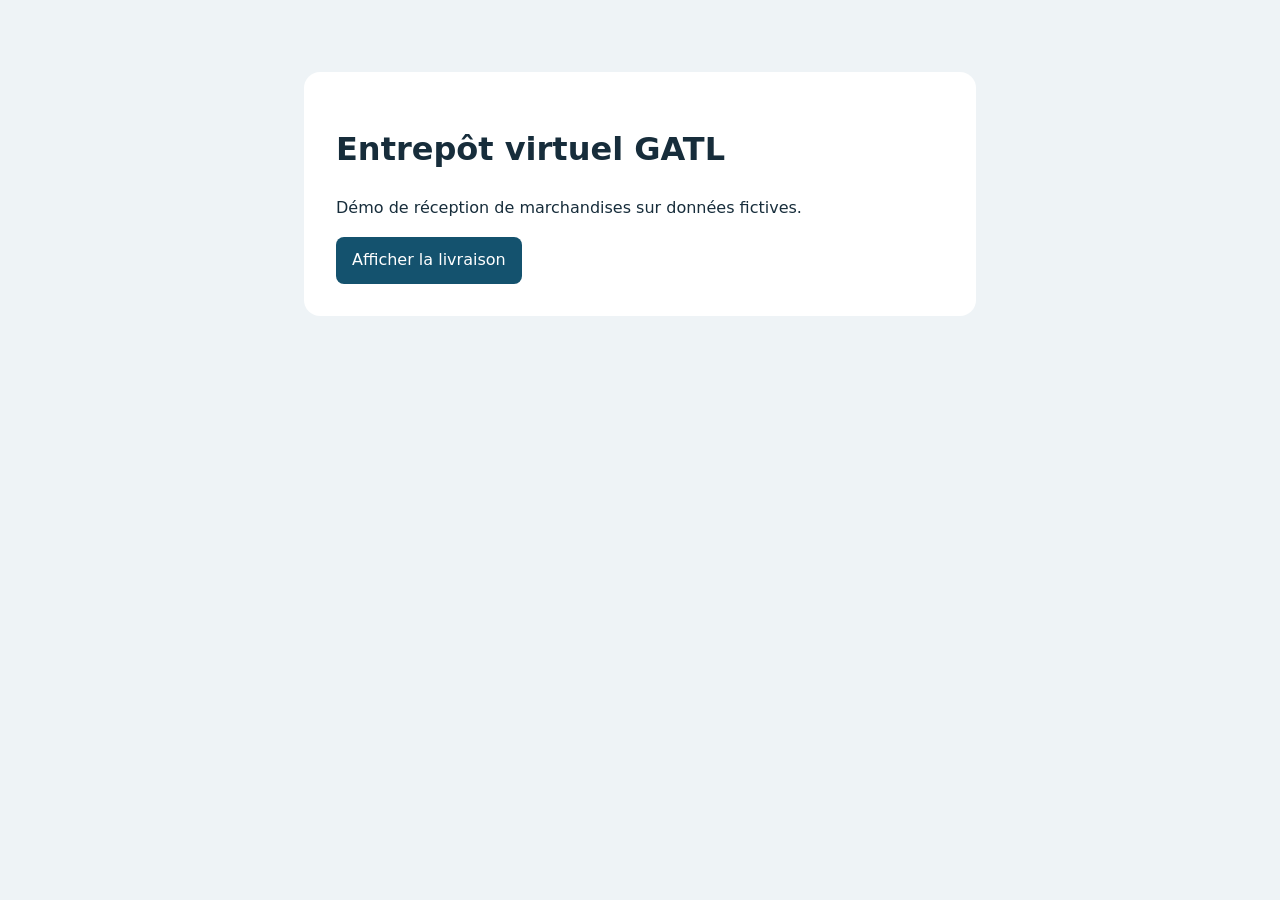
<file: index.html>
<!doctype html>
<html lang="fr">
<meta charset="utf-8">
<meta name="viewport" content="width=device-width, initial-scale=1">
<title>Entrepôt virtuel GATL · Démonstration</title>
<style>
body { margin: 0; background: #eef3f6; color: #172d3b; font: 1rem/1.55 system-ui, sans-serif; }
main { max-width: 38rem; margin: 8vh auto; padding: 2rem; background: white; border-radius: 1rem; }
button { padding: .7rem 1rem; border: 0; border-radius: .5rem; background: #14526e; color: white; font: inherit; cursor: pointer; }
</style>
<main>
<h1>Entrepôt virtuel GATL</h1>
<p>Démo de réception de marchandises sur données fictives.</p>
<button id="show" type="button" aria-expanded="false" aria-controls="delivery">Afficher la livraison</button>
<section id="delivery" hidden>
<h2>Livraison de démonstration</h2>
<p>Le bon de livraison BL-001 annonce 12 cartons. À quai, tu en comptes 11.</p>
<label for="note">Observation à inscrire sur le bon de livraison</label><br>
<textarea id="note" rows="3"></textarea>
</section>
</main>
<script>
const button = document.querySelector('#show');
const delivery = document.querySelector('#delivery');
button.addEventListener('click', () => {
  delivery.hidden = !delivery.hidden;
  button.setAttribute('aria-expanded', String(!delivery.hidden));
  button.textContent = delivery.hidden ? 'Afficher la livraison' : 'Masquer la livraison';
});
</script>
</html>
</file>
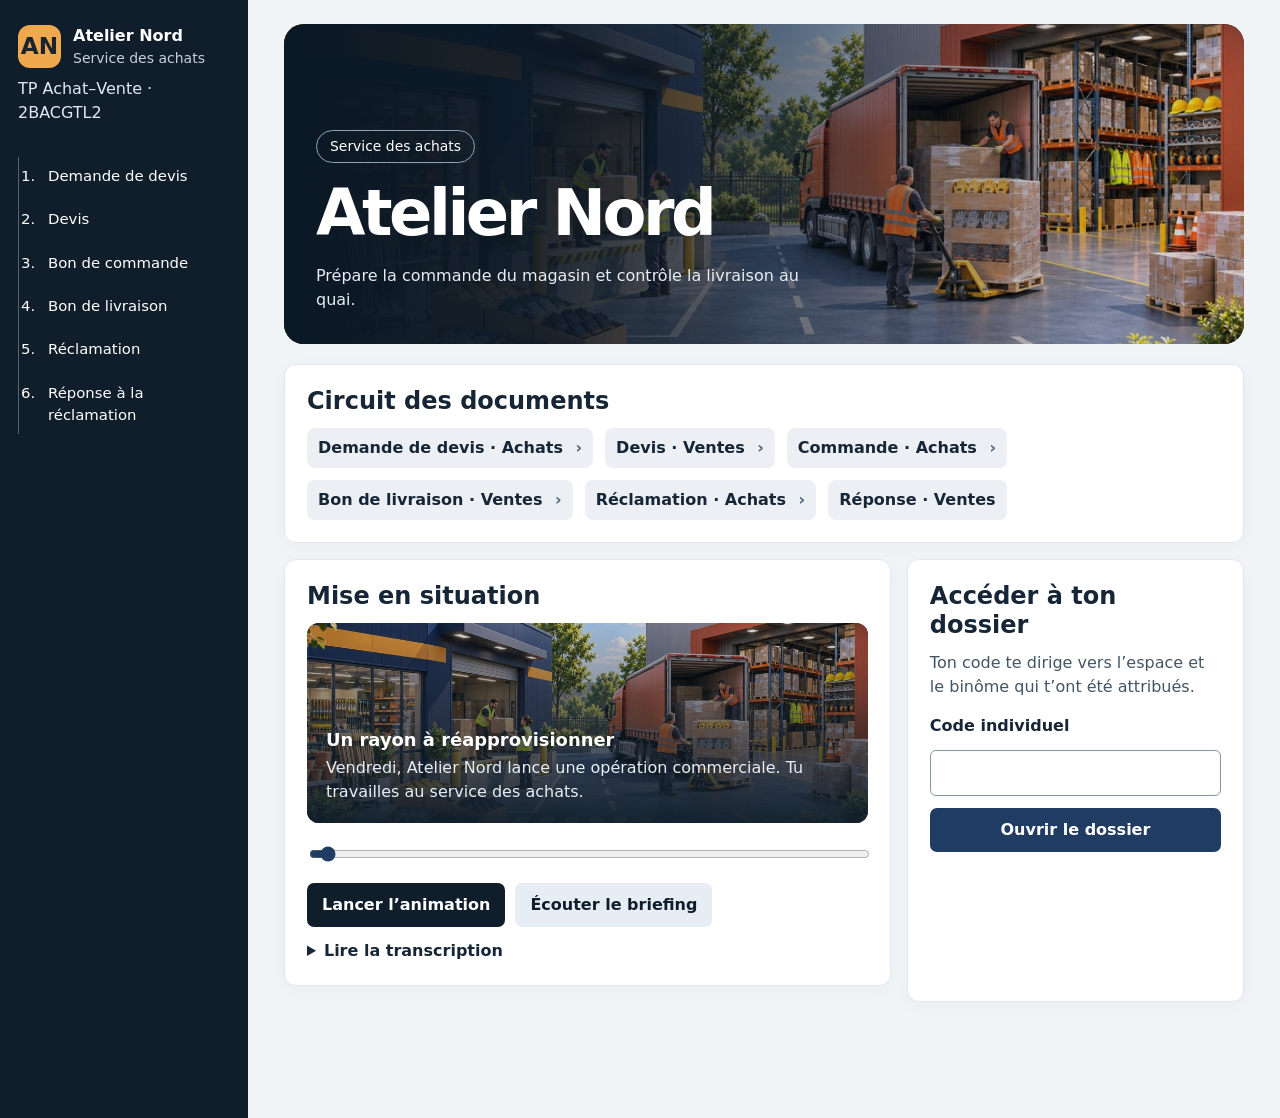
<file: achat-vente-acheteur.html>
<!doctype html>
<html lang="fr"><head><meta charset="utf-8"><meta name="viewport" content="width=device-width,initial-scale=1"><title>Achats · Atelier Nord · TP Achat-Vente</title><style>:root{--navy:#1d3557;--navy2:#274b7a;--orange:#ee8a2a;--bg:#f3f5f9;--line:#e2e7ef;--txt:#1f2a37}*{box-sizing:border-box}body{margin:0;font:16px/1.5 Inter,system-ui,sans-serif;background:var(--bg);color:var(--txt)}.shell{display:grid;grid-template-columns:240px minmax(0,1fr);min-height:100vh}aside{padding:26px 18px;background:var(--navy);color:white}aside strong{font-size:19px}aside p{color:#e0e8f5;margin:5px 0 32px}ol{padding-left:25px}li{padding:7px 5px;margin-bottom:5px}li[aria-current]{background:var(--orange);color:#14253b;border-radius:6px;font-weight:750}main{width:100%;max-width:1120px;padding:24px 36px 60px}h1,h2,h3{line-height:1.2}h1{margin:0 0 20px}h2{margin:0 0 12px}.hero{background:linear-gradient(100deg,var(--navy),var(--navy2));color:white;border-radius:14px;padding:25px;margin-bottom:20px;border-left:6px solid var(--orange)}.hero p{margin:0}.panel,article{background:white;border:1px solid var(--line);border-radius:12px;padding:22px;margin-bottom:15px;overflow-wrap:anywhere}.bar{display:flex;gap:10px;align-items:center;flex-wrap:wrap}.bar>*{margin:0}label{display:block;font-weight:650;margin:12px 0}input,textarea,select{display:block;width:100%;margin-top:5px;padding:10px;border:1px solid #8795a9;border-radius:6px;font:inherit}textarea{min-height:88px;resize:vertical}button{background:var(--navy);color:white;border:0;border-radius:7px;padding:10px 15px;font:inherit;font-weight:700;cursor:pointer}button.secondary{background:#e7edf5;color:var(--navy)}button:disabled{opacity:.55;cursor:wait}button:focus-visible,input:focus-visible,textarea:focus-visible,select:focus-visible{outline:3px solid #bd6011;outline-offset:2px}#notice{min-height:1.5em;color:#8a3820}dt{font-weight:700}dd{margin:0 0 10px;white-space:pre-wrap}summary{cursor:pointer;font-weight:700}small{font-size:14px}code{overflow-wrap:anywhere} [hidden]{display:none!important}@media(max-width:710px){.shell{display:block}aside{padding:15px}aside p{margin:3px 0}aside ol{display:none}main{padding:20px 14px}}@media print{aside,button,form,#notice,#task,#wait,.bar.controls{display:none!important}.shell{display:block}main{max-width:none;padding:0}.hero{color:#172945;background:white}.panel,article{break-inside:avoid}}
:root{--ink:#172636;--paper:#f1f4f6;--navy:#101e2b;--accent:#f0a84f;--brand:#203c62}body{background:var(--paper);color:var(--ink)}body.vendeur{--brand:#873e2b;--accent:#f5a573}.shell{grid-template-columns:248px minmax(0,1fr)}aside{background:var(--navy);padding:24px 18px}aside p{margin:8px 0 32px}aside ol{border-left:1px solid #536472;padding-left:21px}aside li{padding:8px;font-size:.93rem}.brandmark{display:flex;align-items:center;gap:12px}.brandmark i{width:43px;height:43px;display:grid;place-items:center;border-radius:12px;background:var(--accent);color:#18242e;font-size:1.45rem;font-style:normal;font-weight:900}.brandmark b{display:block}.brandmark small{display:block;color:#c6d1da}.hero{border:none;background:var(--navy);padding:0;overflow:hidden;border-radius:20px;position:relative;min-height:320px;display:grid;align-items:end}.hero:before{content:'';position:absolute;inset:0;background:linear-gradient(90deg,#0b1825 3%,#0b1825e8 26%,#0b182525 85%),var(--scene);background-size:cover;background-position:center}.hero-copy{position:relative;padding:32px;max-width:560px}.hero-copy h1{font-size:clamp(2.2rem,5vw,4rem);letter-spacing:-.055em;margin:12px 0}.hero-copy p{color:#e7edf4}.role-label{display:inline-block;border:1px solid #91a3b6;border-radius:20px;padding:5px 13px;color:white;font-size:.87rem}.intro{display:grid;grid-template-columns:minmax(0,1.8fr) minmax(245px,1fr);gap:16px}.intro .panel{margin-bottom:0}.media-panel,.flow{margin-bottom:16px!important}.flow ol{display:flex;gap:12px;flex-wrap:wrap;list-style:none;padding:0;margin:0}.flow li{padding:8px 11px;border-radius:8px;background:#ecf0f4;margin:0;font-weight:650}.flow li:not(:last-child):after{content:' ›';color:#506077;margin-left:7px}.scene-player{background:#142839;color:white;position:relative;min-height:200px;border-radius:12px;overflow:hidden;display:flex;align-items:end;margin-bottom:12px}.scene-player:before{content:'';position:absolute;inset:0;background:linear-gradient(0deg,#101e2bf5,#101e2b26 100%),var(--scene);background-size:cover;background-position:50% 50%;transition:background-position 1.4s ease}.scene-player[data-shot="1"]:before{background-position:30% 30%}.scene-player[data-shot="2"]:before{background-position:75% 70%}.scene-caption{position:relative;padding:19px}.scene-caption h3{margin:0 0 5px;font-size:1.12rem}.scene-caption p{margin:0;color:#e7edf4}.tracks{width:100%;accent-color:var(--brand);margin-bottom:10px}.media-panel details{margin-top:12px}.key-help{color:#435565;margin-top:0;margin-bottom:15px}.panel,article{box-shadow:0 4px 18px #1d355708}#connect input{margin-bottom:12px}#connect button:not(.secondary){width:100%;background:var(--brand)}#context{font-weight:700}#notice{font-weight:650}#task{border-top:4px solid var(--accent)}@media(max-width:1040px){.intro{grid-template-columns:1fr}.hero{min-height:280px}}@media(max-width:710px){.shell{display:block}.hero{min-height:250px}.hero-copy{padding:21px}aside p{margin:3px 0}.flow ol{gap:6px}}@media print{.intro,.flow{display:none!important}.hero{min-height:0}.hero:before{display:none}.hero-copy p,.role-label{color:#263744}}.exchange-layout{display:grid;grid-template-columns:minmax(0,1fr) minmax(0,1.3fr);gap:20px;align-items:start}.exchange-layout:has(#incoming[hidden]),.exchange-layout:has(#task[hidden]){grid-template-columns:1fr}#incoming{background:#edf4f8;border-top:4px solid var(--brand)}#incoming article{padding:0;margin:0;background:transparent;border:0;box-shadow:none}#exchange-status{min-height:1.5em;font-weight:700;color:var(--navy)}@media(max-width:850px){.exchange-layout{grid-template-columns:1fr}}@media print{#incoming,#exchange-status{display:none!important}}#transport table{width:100%;border-collapse:collapse}#transport td,#transport th{padding:8px;text-align:left;border-bottom:1px solid var(--line)}#transport fieldset{border:1px solid var(--line);border-radius:8px}.delivery-scenes{display:grid;grid-template-columns:repeat(auto-fit,minmax(200px,1fr));gap:16px}.delivery-scenes figure{margin:0;background:#edf4f8;border-radius:10px;padding:10px}.delivery-scenes svg,.dock-art{width:100%;height:160px}.delivery-scenes figcaption{margin:8px 0}.dock-art{display:flex;align-items:end;justify-content:flex-end;position:relative;background:linear-gradient(#dbe9ef 70%,#aebec9 70%);overflow:hidden}.dock-truck{font-size:3rem;position:absolute;left:5%;bottom:10px}.dock-gate{background:#274b7a;color:#fff;padding:40px 12px 20px;border:5px solid #8197a8}.dock-art.arrived .dock-truck{left:calc(100% - 142px);transition:left 2s ease}@media(prefers-reduced-motion:reduce){.dock-art.arrived .dock-truck{transition:none}}</style><link rel="stylesheet" href="achat-vente-scene.css"></head>
<body class="acheteur"><div class="shell"><aside><div class="brandmark"><i aria-hidden="true">AN</i><div><b>Atelier Nord</b><small>Service des achats</small></div></div><p>TP Achat–Vente · 2BACGTL2</p><nav aria-label="Étapes du dossier"><ol id="timeline"><li>Demande de devis</li><li>Devis</li><li>Bon de commande</li><li>Bon de livraison</li><li>Réclamation</li><li>Réponse à la réclamation</li></ol></nav></aside>
<main><header class="hero"><div class="hero-copy"><span class="role-label">Service des achats</span><h1>Atelier Nord</h1><p>Prépare la commande du magasin et contrôle la livraison au quai.</p></div></header>
<section class="panel flow" aria-labelledby="flow-title"><h2 id="flow-title">Circuit des documents</h2><ol><li>Demande de devis · Achats</li><li>Devis · Ventes</li><li>Commande · Achats</li><li>Bon de livraison · Ventes</li><li>Réclamation · Achats</li><li>Réponse · Ventes</li></ol></section><div class="intro"><section class="panel media-panel"><h2>Mise en situation</h2>
<div class="scene-player" id="brief-player" aria-label="Séquence illustrée du briefing"><div class="scene-caption"><h3 id="brief-title">Un rayon à réapprovisionner</h3><p id="brief-caption">Vendredi, Atelier Nord lance une opération commerciale. Tu travailles au service des achats.</p></div></div>
<input class="tracks" id="brief-range" type="range" min="0" max="18" value="0" aria-label="Progression de l’animation en secondes">
<div class="bar"><button type="button" id="brief-toggle">Lancer l’animation</button><button type="button" id="brief-audio" class="secondary">Écouter le briefing</button></div>
<p id="audio-status" role="status" style="margin:8px 0 0"></p>
<details><summary>Lire la transcription</summary><ol><li>Vendredi, Atelier Nord lance une opération commerciale. Tu travailles au service des achats.</li><li>Identifie la référence des gants, la quantité commandée et la date à laquelle le magasin doit être livré.</li><li>À la réception, compare le bon de livraison et les cartons comptés au quai. Documente tout écart.</li></ol></details></section><form class="panel" id="connect"><h2>Accéder à ton dossier</h2><p class="key-help">Ton code te dirige vers l’espace et le binôme qui t’ont été attribués.</p><label for="code">Code individuel</label><input id="code" type="password" autocomplete="off" spellcheck="false" required><button>Ouvrir le dossier</button></form></div>
<div class="bar controls" id="controls" hidden><button type="button" id="refresh">Actualiser</button><button type="button" id="print" class="secondary">Imprimer / PDF</button><button type="button" id="leave" class="secondary">Quitter</button></div>
<p id="notice" role="status"></p><div id="workspace" hidden><p id="context"></p><section class="panel" id="solo-switch" hidden><strong>Mode solo</strong> <button type="button" id="switch-role">Passer au rôle vendeur</button></section><section id="transport" class="panel" hidden><h2>Choix du transport</h2><p>Cas fictif · Lyon → Paris · 90 cartons à livrer vendredi avant 11 h. Le transport annoncé au devis est une estimation.</p><table><thead><tr><th>Transporteur</th><th>Tarif indicatif HT</th><th>Arrivée</th></tr></thead><tbody><tr><td>GEODIS</td><td>85 €</td><td>09:30</td></tr><tr><td>DHL</td><td>75 €</td><td>10:30</td></tr><tr><td>UPS</td><td>65 €</td><td>13:00</td></tr></tbody></table><ol id="transport-log"></ol><p id="transport-status" role="status"></p><form id="transport-form"><label>Décision<select name="decision"></select></label><fieldset id="transport-quote"><legend>Cotation</legend><label>Transporteur<select name="transporteur"><option>GEODIS</option><option>DHL</option><option>UPS</option></select></label><label>Tarif HT (€)<input name="prix" type="number" min=".01" max="99999" step=".01" required></label><label>Arrivée vendredi<select name="horaire"><option>09:30</option><option>10:30</option><option>13:00</option></select></label></fieldset><label>Justification<textarea name="message" maxlength="800" required></textarea></label><button>Transmettre à l’autre équipe</button></form></section>
<section id="delivery" class="panel" hidden><h2>Suivi du camion et réception</h2><p id="delivery-quote"></p><div class="delivery-scenes"><figure><svg viewBox="0 0 300 210" role="img" aria-label="Carte schématique de France, trajet Lyon vers Paris"><path d="M140 14 157 41 200 51 227 72 216 102 222 141 198 163 184 187 149 175 109 168 84 146 83 115 58 89 26 79 42 65 82 65 91 43 115 51Z" fill="#dbe9ef" stroke="#658399"/><path d="M174 135 Q166 107 144 75" stroke="#1d3557" stroke-dasharray="5 4" fill="none"/><text x="180" y="151">Lyon</text><text x="146" y="64">Paris</text><g id="map-truck"><rect x="-12" y="-9" width="16" height="9" rx="2" fill="#ee8a2a"/><path d="M4 -8h5l5 5v3H4Z" fill="#274b7a"/><circle cx="-7" cy="1" r="2.5"/><circle cx="9" cy="1" r="2.5"/><animateMotion id="route-motion" dur="3s" begin="indefinite" fill="freeze" path="M174 135 Q166 107 144 75"/></g></svg><figcaption>Trajet Lyon → Paris</figcaption><button type="button" id="play-route">Animer le trajet</button></figure><figure><div class="dock-art" aria-hidden="true"><span class="dock-truck">🚚</span><span class="dock-gate">QUAI 2</span></div><figcaption>Mise à quai et contrôle des cartons</figcaption><button type="button" id="play-dock">Animer la mise à quai</button></figure></div><p id="delivery-status" role="status"></p></section><p id="draft-status" role="status"></p><p id="exchange-status" role="status"></p><p id="wait" class="panel" role="status" hidden></p><div class="exchange-layout"><section id="incoming" class="panel" aria-labelledby="incoming-title" hidden><h2 id="incoming-title">Dernier document reçu</h2><div id="incoming-document"></div></section><section id="task" class="panel" hidden><h2 id="task-title"></h2><p id="task-brief"></p><form id="document"></form></section></div><h2 id="history-title" hidden>Documents échangés</h2><div id="history"></div></div></main></div>
<script>
const ROLE="acheteur";
const ENDPOINT='https://vcrodgslfonzcwfoaqsg.supabase.co/rest/v1/rpc/gatl_tp_exchange';
const KEY="sb_publishable_ikYImUebaJgUTjz_dMKZmA_7rzbBfYj";
const MISSIONS=[["Demande de devis","Le magasin Atelier Nord organise une opération commerciale vendredi. Son rayon a besoin de 120 cartons de gants GM-412. Demande une offre et indique à quelle date le magasin en a besoin.",["Référence","Quantité souhaitée","Délai souhaité","Message professionnel"]],["Devis","",["Cartons disponibles vendredi","Solde à livrer","Prix unitaire HT (€)","Transport HT (€)","Total HT (€)","Conditions et délais"]],["Bon de commande","Le responsable du magasin accepte une livraison fractionnée si le premier lot arrive avant 11 h vendredi et que le solde arrive mardi. Vérifie l’offre reçue et reprends les quantités, le tarif et les délais convenus.",["Référence du devis","Quantité commandée","Total HT accepté (€)","Consignes de livraison"]],["Bon de livraison","",["Référence de la commande","Quantité annoncée sur le bon","Solde restant","Consignes au quai"]],["Réclamation","Au quai du magasin, tu comptes 88 cartons. Après recomptage, l’écart est confirmé. Compare le comptage au bon reçu. Rédige des réserves précises et demande une solution au fournisseur.",["Référence du bon de livraison","Cartons reçus","Cartons manquants","Réserves et demande"]],["Réponse à la réclamation","",["Référence de la réclamation","Solution et délai","Message au client"]]];


const $ = id => document.getElementById(id);
const node = (tag, value) => {
  const el = document.createElement(tag);
  if (value !== undefined) el.textContent = value;
  return el;
};
let code = '';
let busy = false;
let lastStage = -1;
let active = false;
function notice(message){ $('notice').textContent = message; }
async function exchange(action, stage = null, data = null, role = ROLE) {
  const response = await fetch(ENDPOINT, {method:'POST',
    keepalive:action==='draft',headers:{apikey:KEY,'Content-Type':'application/json'},
    body:JSON.stringify({p_code:code,p_role:role,p_action:action,p_stage:stage,p_data:data})});
  const result = await response.json();
  if (!response.ok) throw new Error(result.message || 'Échange indisponible.');
  return result;
}
async function run(action, stage, data) {
  if (busy) return;
  busy = true;
  document.querySelectorAll('button').forEach(button => button.disabled = true);
  try {
    let state;
    try {
      state = await exchange(action, stage, data);
    } catch (error) {
      if (active || action !== 'read' || error.message !== 'Code incorrect pour cet espace.') throw error;
      const otherRole = 'vendeur';
      try {
        await exchange('read', null, null, otherRole);
      } catch (otherError) {
        if (otherError.message !== 'Code incorrect pour cet espace.') throw otherError;
        throw new Error('Code introuvable pour ce TP. Copie ton code individuel complet depuis le registre du TP Achat-Vente.');
      }
      sessionStorage.setItem('gatl-tp-transfer-' + otherRole, code);
      location.replace('achat-vente-' + otherRole + '.html');
      return;
    }
    const changed = render(state);
    if (action === 'send' && changed) $('exchange-status').textContent = 'Document transmis à l’équipe vendeur.';
    notice(action === 'send' ? 'Document enregistré. Il est disponible dans le dossier de l’autre équipe.' : '');
  } catch(error){ notice(error.message); }
  finally {
    busy = false;
    document.querySelectorAll('button').forEach(button => button.disabled = false);
  }
}
function documentCard(item) {
  const article = node('article');
  const prefix = ['DD','DV','BC','BL','RC','RP'][item.stage];
  article.append(node('h3',MISSIONS[item.stage][0] + ' · ' + prefix + '-0412'),
    node('p',item.alias+' · '+new Date(item.sent_at).toLocaleString('fr-FR')));
  const list = node('dl');
  for (const key of MISSIONS[item.stage][2]) list.append(node('dt',key),node('dd',item.payload[key] || ''));
  article.append(list);
  return article;
}
$('connect').addEventListener('submit',event=>{
  event.preventDefault();
  code=$('code').value.replace(/\s/g, '').replace(/[‐‑–—]/g, '-').toLowerCase();
  if (!/^[0-9a-f]{8}-(?:[0-9a-f]{4}-){3}[0-9a-f]{12}$/.test(code)) {
    notice('Utilise le code individuel complet du TP Achat-Vente (36 caractères, tirets compris).');
    return;
  }
  run('read');
});
$('refresh').onclick=()=>run('read');
$('print').onclick=()=>window.print();
$('leave').onclick=()=>location.reload();
function show(){
  $('connect').hidden=true;
  document.querySelector('.intro').hidden = true;
  $('controls').hidden=false;
  $('workspace').hidden=false;
}


function render(state){
  show();
  active=true;
  $('solo-switch').hidden = !state.solo;
  const negotiating = renderTransport(state);
  if (negotiating) { $('task').hidden = true; $('wait').hidden = true; lastStage = -1; return true; }
  if(state.stage === lastStage) return false;
  const previousStage = lastStage;
  lastStage=state.stage;
  const received = [...state.docs].reverse().find(doc => (doc.stage % 2 === 0 ? 'acheteur' : 'vendeur') !== ROLE);
  $('incoming').hidden = !received;
  if(received) {
    $('incoming-document').replaceChildren(documentCard(received));
    if(received.stage >= previousStage) $('exchange-status').textContent = MISSIONS[received.stage][0] + ' reçu de l’équipe vendeur.';
  }
  $('context').textContent=state.label+' · '+state.alias;
  [...$('timeline').children].forEach((li,i)=>{
    li.textContent=MISSIONS[i][0]+(i<state.stage?' ✓':'');
    if(i===state.stage) li.setAttribute('aria-current','step'); else li.removeAttribute('aria-current');
  });
  $('history').replaceChildren(...state.docs.map(documentCard).reverse());
  $('history-title').hidden=!state.docs.length;
  const ownTurn=state.stage<6 && (state.stage%2===0?'acheteur':'vendeur')===ROLE;
  $('task').hidden=!ownTurn;
  $('wait').hidden=ownTurn;
  $('wait').textContent=state.stage===6?'Dossier terminé. Consulte les six documents ou imprime le dossier.':
    'L’autre équipe prépare le prochain document. Le dossier se met à jour automatiquement.';
  if(!ownTurn) return true;
  const [title,brief,fields]=MISSIONS[state.stage];
  $('task-title').textContent=title;
  $('task-brief').textContent=brief;
  const form=$('document');
  form.replaceChildren();
  for(const field of fields){
    const label=node('label',field);
    const input=node(/Message|Conditions|Consignes|Réserves/.test(field)?'textarea':'input');
    input.name=field;
    input.required=true;
    input.maxLength=1200;
    label.append(input);
    form.append(label);
  }
  form.append(node('button','Valider et transmettre'));
  attachDraft(form,state,state.stage);
  form.onsubmit=event=>{
    event.preventDefault();
    run('send',state.stage,Object.fromEntries(new FormData(form)));
  };
  return true;
}

const decisions = {offre:'Cotation',contre:'Contre-proposition',refuser:'Refus',accepter:'Accord'};
let transportSignature = '';
function renderTransport(state) {
  const log = state.transport || [];
  const last = log.at(-1);
  const agreed = last?.decision === 'accepter';
  const visible = state.stage === 3 || log.length > 0;
  $('transport').hidden = !visible;
  $('delivery').hidden = state.stage < 4;
  if (state.stage >= 4 && agreed) {
    const quote = log.at(-2);
    $('delivery-quote').textContent = quote.transporteur + ' · ' + quote.prix + ' € HT · arrivée prévue à ' + quote.horaire;
  }
  if (!visible) return false;
  const signature = state.stage + ':' + log.length;
  if (signature === transportSignature) return !agreed && state.stage === 3;
  transportSignature = signature;
  $('transport-log').replaceChildren(...log.map(item => node('li',
    item.role + ' · ' + decisions[item.decision] + (item.prix != null ? ' · ' + item.transporteur + ' · ' + item.prix + ' € HT · ' + item.horaire : '') + ' — ' + item.message)));
  const negotiating = state.stage === 3 && !agreed;
  const turn = !last || last.role === 'acheteur' ? 'vendeur' : 'acheteur';
  const form = $('transport-form');
  form.hidden = !negotiating || turn !== ROLE;
  $('transport-status').textContent = agreed ? 'Transport accepté par les deux équipes.' :
    negotiating ? (turn === ROLE ? 'À toi de répondre.' : 'En attente de l’autre équipe.') : '';
  if (!form.hidden) {
    form.reset();
    const choice = form.elements.namedItem('decision');
    const choices = !last ? ['offre'] : last.decision === 'refuser' ? ['contre'] : ['accepter','contre','refuser'];
    choice.replaceChildren(...choices.map(value => { const option = node('option',decisions[value]); option.value = value; return option; }));
    function quoteFields() {
      const enabled = ['offre','contre'].includes(choice.value);
      $('transport-quote').hidden = !enabled;
      $('transport-quote').disabled = !enabled;
    }
    choice.onchange = quoteFields;
    attachDraft(form,state,100+log.length);
    quoteFields();
    choice.addEventListener('input',() => { quoteFields(); });
    form.onsubmit = event => {
      event.preventDefault();
      run('transport',log.length,Object.fromEntries(new FormData(form)));
    };
  }
  return negotiating;
}
$('play-route').onclick = () => {
  if(!window.matchMedia('(prefers-reduced-motion: reduce)').matches) $('route-motion').beginElement();
  $('delivery-status').textContent = 'Départ du camion de Lyon.';
  window.setTimeout(() => { $('delivery-status').textContent = 'Le camion est arrivé à Paris.'; },3000);
};
$('play-dock').onclick = () => {
  const dock = document.querySelector('.dock-art');
  dock.classList.remove('arrived');
  requestAnimationFrame(() => requestAnimationFrame(() => dock.classList.add('arrived')));
  $('delivery-status').textContent = 'Le camion recule vers le quai 2.';
  window.setTimeout(() => { $('delivery-status').textContent = 'Camion à quai. Compare le bon de livraison et les cartons reçus.'; },2000);
};

$('switch-role').onclick = () => {
  sessionStorage.setItem('gatl-tp-transfer-vendeur', code);
  location.replace('achat-vente-vendeur.html');
};

let saveTimer;
let draftInFlight=false;
const pendingDrafts=new Map();
function storeDraft(key, value) {
  try { if(value) localStorage.setItem(key,JSON.stringify(value)); else localStorage.removeItem(key); return true; }
  catch { return false; }
}
async function saveDrafts() {
  if(draftInFlight || !navigator.onLine) return;
  draftInFlight=true;
  try {
    for(const [key, item] of pendingDrafts) {
      try {
        await exchange('draft',item.slot,item.payload);
        if(pendingDrafts.get(key)===item){ pendingDrafts.delete(key); storeDraft(key,null); }
        $('draft-status').textContent='Brouillon enregistré en ligne.';
      } catch(error) {
        if(error.message==='Cette étape a changé.'){
          if(pendingDrafts.get(key)===item){ pendingDrafts.delete(key); storeDraft(key,null); }
          continue;
        }
        $('draft-status').textContent=item.local?'Brouillon sur cet appareil. Synchronisation à réessayer.':'Sauvegarde indisponible.';
        break;
      }
    }
  } finally { draftInFlight=false; }
}
function attachDraft(form,state,slot) {
  if(!state.draft_key) return;
  const key='gatl-achat-vente:'+state.draft_key+':'+ROLE+':'+slot;
  let local;
  try { local=JSON.parse(localStorage.getItem(key)); } catch {}
  const draft=local || state.drafts?.[slot];
  for(const [name,value] of Object.entries(draft||{})){
    const field=form.elements.namedItem(name);
    if(field && typeof value==='string') field.value=value;
  }
  if(local){pendingDrafts.set(key,{slot,payload:local,local:true}); void saveDrafts();}
  form.oninput=()=>{
    const payload=Object.fromEntries(new FormData(form));
    const localSaved=storeDraft(key,payload);
    pendingDrafts.set(key,{slot,payload,local:localSaved});
    $('draft-status').textContent=localSaved?'Brouillon sur cet appareil. Synchronisation…':'Synchronisation…';
    clearTimeout(saveTimer);
    saveTimer=setTimeout(saveDrafts,600);
  };
}
window.addEventListener('online',saveDrafts);
document.addEventListener('visibilitychange',()=>{if(document.hidden) void saveDrafts();});
setInterval(()=>{if(active && !document.hidden && pendingDrafts.size) void saveDrafts();},5000);

const transferredCode = sessionStorage.getItem('gatl-tp-transfer-' + ROLE);
if (transferredCode) {
  sessionStorage.removeItem('gatl-tp-transfer-' + ROLE);
  $('code').value = transferredCode;
  $('connect').requestSubmit();
}
function refreshExchange(){ if(active && !document.hidden && !busy) run('read'); }
setInterval(refreshExchange,3000);
document.addEventListener('visibilitychange',refreshExchange);
window.addEventListener('focus',refreshExchange);
window.addEventListener('online',refreshExchange);

const BRIEF = [["Un rayon à réapprovisionner","Vendredi, Atelier Nord lance une opération commerciale. Tu travailles au service des achats."],["Un besoin à préciser","Identifie la référence des gants, la quantité commandée et la date à laquelle le magasin doit être livré."],["Une livraison à contrôler","À la réception, compare le bon de livraison et les cartons comptés au quai. Documente tout écart."]];

const briefPlayer = document.getElementById('brief-player');
const briefRange = document.getElementById('brief-range');
const briefToggle = document.getElementById('brief-toggle');
const audioToggle = document.getElementById('brief-audio');
let briefTimer;
let elapsed = 0;
function renderBrief() {
  const step = Math.min(BRIEF.length - 1, Math.floor(elapsed / 6));
  briefPlayer.dataset.shot = step;
  document.getElementById('brief-title').textContent = BRIEF[step][0];
  document.getElementById('brief-caption').textContent = BRIEF[step][1];
  briefRange.value = elapsed;
}
function stopBrief() {
  clearInterval(briefTimer);
  briefTimer = undefined;
  briefToggle.textContent = elapsed >= 18 ? 'Revoir l’animation' : 'Lancer l’animation';
}
briefToggle.addEventListener('click', () => {
  if (briefTimer) { stopBrief(); return; }
  if (elapsed >= 18) elapsed = 0;
  renderBrief();
  briefToggle.textContent = 'Mettre en pause';
  briefTimer = setInterval(() => {
    elapsed += 1;
    renderBrief();
    if (elapsed >= 18) stopBrief();
  }, 1000);
});
briefRange.addEventListener('input', () => {
  elapsed = Number(briefRange.value);
  renderBrief();
  if (elapsed >= 18) stopBrief();
});
if ('speechSynthesis' in window && 'SpeechSynthesisUtterance' in window) {
  audioToggle.addEventListener('click', () => {
    const status = document.getElementById('audio-status');
    if (audioToggle.dataset.playing) { window.speechSynthesis.cancel(); return; }
    const audio = new SpeechSynthesisUtterance(BRIEF.map(shot => shot[1]).join(' '));
    audio.lang = 'fr-FR';
    audio.rate = 0.95;
    const voice = window.speechSynthesis.getVoices().find(item => /^fr[-_]/i.test(item.lang));
    if (voice) audio.voice = voice;
    audioToggle.dataset.playing = 'true';
    audioToggle.textContent = 'Arrêter l’audio';
    status.textContent = '';
    function resetAudio() {
      delete audioToggle.dataset.playing;
      audioToggle.textContent = 'Écouter le briefing';
    }
    audio.onend = resetAudio;
    audio.onerror = event => {
      resetAudio();
      if (!['canceled','interrupted'].includes(event.error)) status.textContent = 'La voix est indisponible sur cet appareil. La transcription est accessible ci-dessous.';
    };
    window.speechSynthesis.speak(audio);
  });
} else {
  audioToggle.hidden = true;
}
renderBrief();
</script></body></html>
</file>
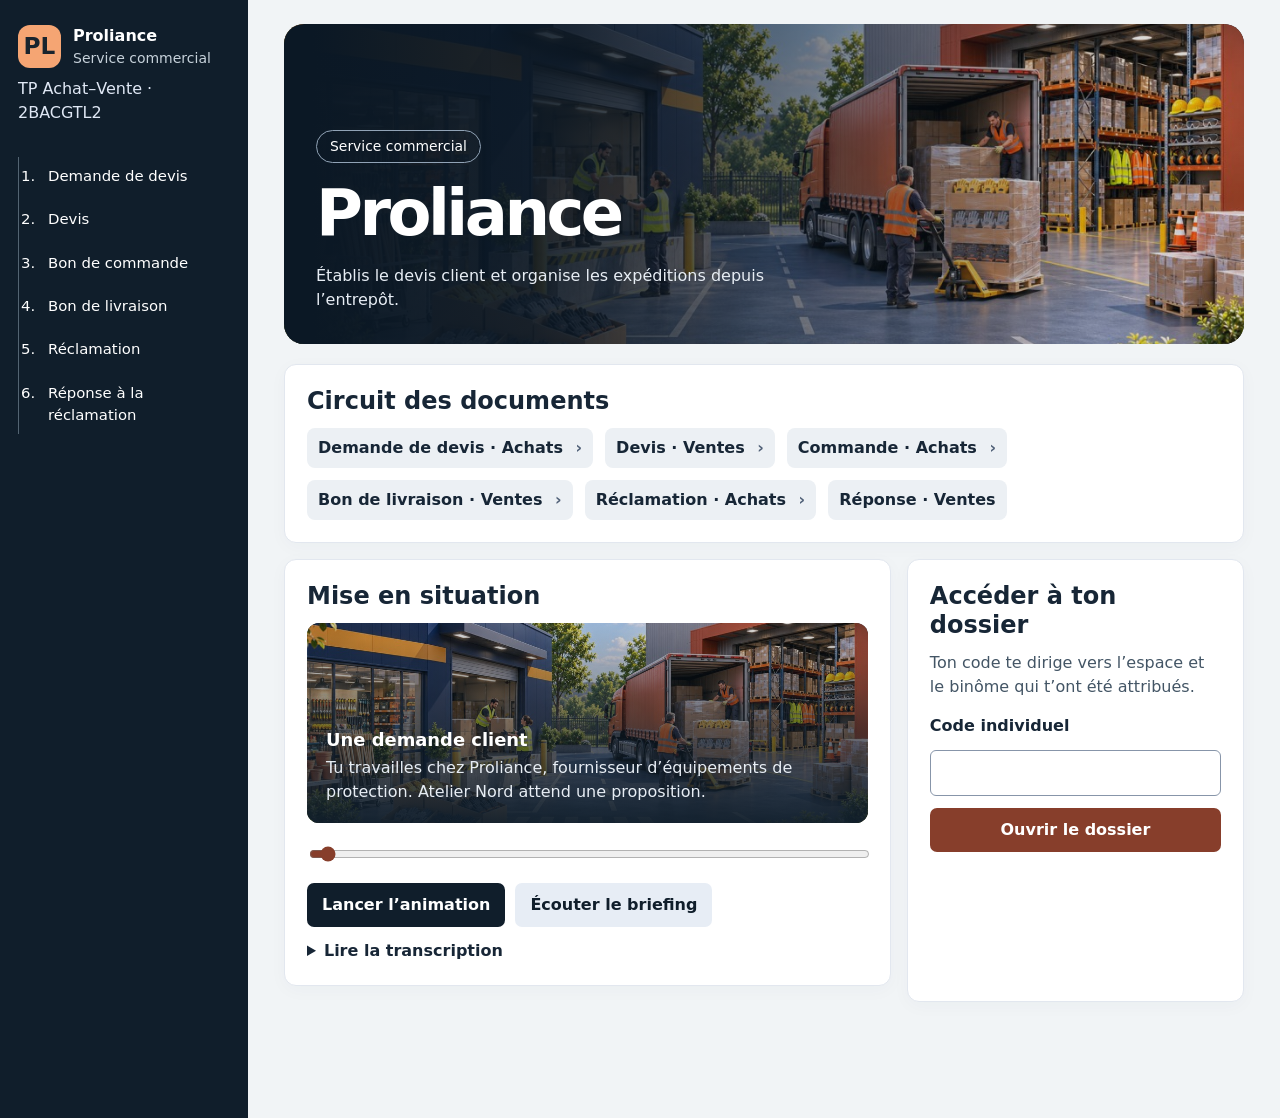
<file: achat-vente-vendeur.html>
<!doctype html>
<html lang="fr"><head><meta charset="utf-8"><meta name="viewport" content="width=device-width,initial-scale=1"><title>Ventes · Proliance · TP Achat-Vente</title><style>:root{--navy:#1d3557;--navy2:#274b7a;--orange:#ee8a2a;--bg:#f3f5f9;--line:#e2e7ef;--txt:#1f2a37}*{box-sizing:border-box}body{margin:0;font:16px/1.5 Inter,system-ui,sans-serif;background:var(--bg);color:var(--txt)}.shell{display:grid;grid-template-columns:240px minmax(0,1fr);min-height:100vh}aside{padding:26px 18px;background:var(--navy);color:white}aside strong{font-size:19px}aside p{color:#e0e8f5;margin:5px 0 32px}ol{padding-left:25px}li{padding:7px 5px;margin-bottom:5px}li[aria-current]{background:var(--orange);color:#14253b;border-radius:6px;font-weight:750}main{width:100%;max-width:1120px;padding:24px 36px 60px}h1,h2,h3{line-height:1.2}h1{margin:0 0 20px}h2{margin:0 0 12px}.hero{background:linear-gradient(100deg,var(--navy),var(--navy2));color:white;border-radius:14px;padding:25px;margin-bottom:20px;border-left:6px solid var(--orange)}.hero p{margin:0}.panel,article{background:white;border:1px solid var(--line);border-radius:12px;padding:22px;margin-bottom:15px;overflow-wrap:anywhere}.bar{display:flex;gap:10px;align-items:center;flex-wrap:wrap}.bar>*{margin:0}label{display:block;font-weight:650;margin:12px 0}input,textarea,select{display:block;width:100%;margin-top:5px;padding:10px;border:1px solid #8795a9;border-radius:6px;font:inherit}textarea{min-height:88px;resize:vertical}button{background:var(--navy);color:white;border:0;border-radius:7px;padding:10px 15px;font:inherit;font-weight:700;cursor:pointer}button.secondary{background:#e7edf5;color:var(--navy)}button:disabled{opacity:.55;cursor:wait}button:focus-visible,input:focus-visible,textarea:focus-visible,select:focus-visible{outline:3px solid #bd6011;outline-offset:2px}#notice{min-height:1.5em;color:#8a3820}dt{font-weight:700}dd{margin:0 0 10px;white-space:pre-wrap}summary{cursor:pointer;font-weight:700}small{font-size:14px}code{overflow-wrap:anywhere} [hidden]{display:none!important}@media(max-width:710px){.shell{display:block}aside{padding:15px}aside p{margin:3px 0}aside ol{display:none}main{padding:20px 14px}}@media print{aside,button,form,#notice,#task,#wait,.bar.controls{display:none!important}.shell{display:block}main{max-width:none;padding:0}.hero{color:#172945;background:white}.panel,article{break-inside:avoid}}
:root{--ink:#172636;--paper:#f1f4f6;--navy:#101e2b;--accent:#f0a84f;--brand:#203c62}body{background:var(--paper);color:var(--ink)}body.vendeur{--brand:#873e2b;--accent:#f5a573}.shell{grid-template-columns:248px minmax(0,1fr)}aside{background:var(--navy);padding:24px 18px}aside p{margin:8px 0 32px}aside ol{border-left:1px solid #536472;padding-left:21px}aside li{padding:8px;font-size:.93rem}.brandmark{display:flex;align-items:center;gap:12px}.brandmark i{width:43px;height:43px;display:grid;place-items:center;border-radius:12px;background:var(--accent);color:#18242e;font-size:1.45rem;font-style:normal;font-weight:900}.brandmark b{display:block}.brandmark small{display:block;color:#c6d1da}.hero{border:none;background:var(--navy);padding:0;overflow:hidden;border-radius:20px;position:relative;min-height:320px;display:grid;align-items:end}.hero:before{content:'';position:absolute;inset:0;background:linear-gradient(90deg,#0b1825 3%,#0b1825e8 26%,#0b182525 85%),var(--scene);background-size:cover;background-position:center}.hero-copy{position:relative;padding:32px;max-width:560px}.hero-copy h1{font-size:clamp(2.2rem,5vw,4rem);letter-spacing:-.055em;margin:12px 0}.hero-copy p{color:#e7edf4}.role-label{display:inline-block;border:1px solid #91a3b6;border-radius:20px;padding:5px 13px;color:white;font-size:.87rem}.intro{display:grid;grid-template-columns:minmax(0,1.8fr) minmax(245px,1fr);gap:16px}.intro .panel{margin-bottom:0}.media-panel,.flow{margin-bottom:16px!important}.flow ol{display:flex;gap:12px;flex-wrap:wrap;list-style:none;padding:0;margin:0}.flow li{padding:8px 11px;border-radius:8px;background:#ecf0f4;margin:0;font-weight:650}.flow li:not(:last-child):after{content:' ›';color:#506077;margin-left:7px}.scene-player{background:#142839;color:white;position:relative;min-height:200px;border-radius:12px;overflow:hidden;display:flex;align-items:end;margin-bottom:12px}.scene-player:before{content:'';position:absolute;inset:0;background:linear-gradient(0deg,#101e2bf5,#101e2b26 100%),var(--scene);background-size:cover;background-position:50% 50%;transition:background-position 1.4s ease}.scene-player[data-shot="1"]:before{background-position:30% 30%}.scene-player[data-shot="2"]:before{background-position:75% 70%}.scene-caption{position:relative;padding:19px}.scene-caption h3{margin:0 0 5px;font-size:1.12rem}.scene-caption p{margin:0;color:#e7edf4}.tracks{width:100%;accent-color:var(--brand);margin-bottom:10px}.media-panel details{margin-top:12px}.key-help{color:#435565;margin-top:0;margin-bottom:15px}.panel,article{box-shadow:0 4px 18px #1d355708}#connect input{margin-bottom:12px}#connect button:not(.secondary){width:100%;background:var(--brand)}#context{font-weight:700}#notice{font-weight:650}#task{border-top:4px solid var(--accent)}@media(max-width:1040px){.intro{grid-template-columns:1fr}.hero{min-height:280px}}@media(max-width:710px){.shell{display:block}.hero{min-height:250px}.hero-copy{padding:21px}aside p{margin:3px 0}.flow ol{gap:6px}}@media print{.intro,.flow{display:none!important}.hero{min-height:0}.hero:before{display:none}.hero-copy p,.role-label{color:#263744}}.exchange-layout{display:grid;grid-template-columns:minmax(0,1fr) minmax(0,1.3fr);gap:20px;align-items:start}.exchange-layout:has(#incoming[hidden]),.exchange-layout:has(#task[hidden]){grid-template-columns:1fr}#incoming{background:#edf4f8;border-top:4px solid var(--brand)}#incoming article{padding:0;margin:0;background:transparent;border:0;box-shadow:none}#exchange-status{min-height:1.5em;font-weight:700;color:var(--navy)}@media(max-width:850px){.exchange-layout{grid-template-columns:1fr}}@media print{#incoming,#exchange-status{display:none!important}}#transport table{width:100%;border-collapse:collapse}#transport td,#transport th{padding:8px;text-align:left;border-bottom:1px solid var(--line)}#transport fieldset{border:1px solid var(--line);border-radius:8px}.delivery-scenes{display:grid;grid-template-columns:repeat(auto-fit,minmax(200px,1fr));gap:16px}.delivery-scenes figure{margin:0;background:#edf4f8;border-radius:10px;padding:10px}.delivery-scenes svg,.dock-art{width:100%;height:160px}.delivery-scenes figcaption{margin:8px 0}.dock-art{display:flex;align-items:end;justify-content:flex-end;position:relative;background:linear-gradient(#dbe9ef 70%,#aebec9 70%);overflow:hidden}.dock-truck{font-size:3rem;position:absolute;left:5%;bottom:10px}.dock-gate{background:#274b7a;color:#fff;padding:40px 12px 20px;border:5px solid #8197a8}.dock-art.arrived .dock-truck{left:calc(100% - 142px);transition:left 2s ease}@media(prefers-reduced-motion:reduce){.dock-art.arrived .dock-truck{transition:none}}</style><link rel="stylesheet" href="achat-vente-scene.css"></head>
<body class="vendeur"><div class="shell"><aside><div class="brandmark"><i aria-hidden="true">PL</i><div><b>Proliance</b><small>Service commercial</small></div></div><p>TP Achat–Vente · 2BACGTL2</p><nav aria-label="Étapes du dossier"><ol id="timeline"><li>Demande de devis</li><li>Devis</li><li>Bon de commande</li><li>Bon de livraison</li><li>Réclamation</li><li>Réponse à la réclamation</li></ol></nav></aside>
<main><header class="hero"><div class="hero-copy"><span class="role-label">Service commercial</span><h1>Proliance</h1><p>Établis le devis client et organise les expéditions depuis l’entrepôt.</p></div></header>
<section class="panel flow" aria-labelledby="flow-title"><h2 id="flow-title">Circuit des documents</h2><ol><li>Demande de devis · Achats</li><li>Devis · Ventes</li><li>Commande · Achats</li><li>Bon de livraison · Ventes</li><li>Réclamation · Achats</li><li>Réponse · Ventes</li></ol></section><div class="intro"><section class="panel media-panel"><h2>Mise en situation</h2>
<div class="scene-player" id="brief-player" aria-label="Séquence illustrée du briefing"><div class="scene-caption"><h3 id="brief-title">Une demande client</h3><p id="brief-caption">Tu travailles chez Proliance, fournisseur d’équipements de protection. Atelier Nord attend une proposition.</p></div></div>
<input class="tracks" id="brief-range" type="range" min="0" max="18" value="0" aria-label="Progression de l’animation en secondes">
<div class="bar"><button type="button" id="brief-toggle">Lancer l’animation</button><button type="button" id="brief-audio" class="secondary">Écouter le briefing</button></div>
<p id="audio-status" role="status" style="margin:8px 0 0"></p>
<details><summary>Lire la transcription</summary><ol><li>Tu travailles chez Proliance, fournisseur d’équipements de protection. Atelier Nord attend une proposition.</li><li>Consulte le stock et les possibilités de réapprovisionnement. Calcule le prix du devis et explique les délais.</li><li>Prépare le bon de livraison. Si le client signale un écart, propose une solution et précise le délai.</li></ol></details></section><form class="panel" id="connect"><h2>Accéder à ton dossier</h2><p class="key-help">Ton code te dirige vers l’espace et le binôme qui t’ont été attribués.</p><label for="code">Code individuel</label><input id="code" type="password" autocomplete="off" spellcheck="false" required><button>Ouvrir le dossier</button></form></div>
<div class="bar controls" id="controls" hidden><button type="button" id="refresh">Actualiser</button><button type="button" id="print" class="secondary">Imprimer / PDF</button><button type="button" id="leave" class="secondary">Quitter</button></div>
<p id="notice" role="status"></p><div id="workspace" hidden><p id="context"></p><section class="panel" id="solo-switch" hidden><strong>Mode solo</strong> <button type="button" id="switch-role">Passer au rôle acheteur</button></section><section id="transport" class="panel" hidden><h2>Choix du transport</h2><p>Cas fictif · Lyon → Paris · 90 cartons à livrer vendredi avant 11 h. Le transport annoncé au devis est une estimation.</p><table><thead><tr><th>Transporteur</th><th>Tarif indicatif HT</th><th>Arrivée</th></tr></thead><tbody><tr><td>GEODIS</td><td>85 €</td><td>09:30</td></tr><tr><td>DHL</td><td>75 €</td><td>10:30</td></tr><tr><td>UPS</td><td>65 €</td><td>13:00</td></tr></tbody></table><ol id="transport-log"></ol><p id="transport-status" role="status"></p><form id="transport-form"><label>Décision<select name="decision"></select></label><fieldset id="transport-quote"><legend>Cotation</legend><label>Transporteur<select name="transporteur"><option>GEODIS</option><option>DHL</option><option>UPS</option></select></label><label>Tarif HT (€)<input name="prix" type="number" min=".01" max="99999" step=".01" required></label><label>Arrivée vendredi<select name="horaire"><option>09:30</option><option>10:30</option><option>13:00</option></select></label></fieldset><label>Justification<textarea name="message" maxlength="800" required></textarea></label><button>Transmettre à l’autre équipe</button></form></section>
<section id="delivery" class="panel" hidden><h2>Suivi du camion et réception</h2><p id="delivery-quote"></p><div class="delivery-scenes"><figure><svg viewBox="0 0 300 210" role="img" aria-label="Carte schématique de France, trajet Lyon vers Paris"><path d="M140 14 157 41 200 51 227 72 216 102 222 141 198 163 184 187 149 175 109 168 84 146 83 115 58 89 26 79 42 65 82 65 91 43 115 51Z" fill="#dbe9ef" stroke="#658399"/><path d="M174 135 Q166 107 144 75" stroke="#1d3557" stroke-dasharray="5 4" fill="none"/><text x="180" y="151">Lyon</text><text x="146" y="64">Paris</text><g id="map-truck"><rect x="-12" y="-9" width="16" height="9" rx="2" fill="#ee8a2a"/><path d="M4 -8h5l5 5v3H4Z" fill="#274b7a"/><circle cx="-7" cy="1" r="2.5"/><circle cx="9" cy="1" r="2.5"/><animateMotion id="route-motion" dur="3s" begin="indefinite" fill="freeze" path="M174 135 Q166 107 144 75"/></g></svg><figcaption>Trajet Lyon → Paris</figcaption><button type="button" id="play-route">Animer le trajet</button></figure><figure><div class="dock-art" aria-hidden="true"><span class="dock-truck">🚚</span><span class="dock-gate">QUAI 2</span></div><figcaption>Mise à quai et contrôle des cartons</figcaption><button type="button" id="play-dock">Animer la mise à quai</button></figure></div><p id="delivery-status" role="status"></p></section><p id="draft-status" role="status"></p><p id="exchange-status" role="status"></p><p id="wait" class="panel" role="status" hidden></p><div class="exchange-layout"><section id="incoming" class="panel" aria-labelledby="incoming-title" hidden><h2 id="incoming-title">Dernier document reçu</h2><div id="incoming-document"></div></section><section id="task" class="panel" hidden><h2 id="task-title"></h2><p id="task-brief"></p><form id="document"></form></section></div><h2 id="history-title" hidden>Documents échangés</h2><div id="history"></div></div></main></div>
<script>
const ROLE="vendeur";
const ENDPOINT='https://vcrodgslfonzcwfoaqsg.supabase.co/rest/v1/rpc/gatl_tp_exchange';
const KEY="sb_publishable_ikYImUebaJgUTjz_dMKZmA_7rzbBfYj";
const MISSIONS=[["Demande de devis","",["Référence","Quantité souhaitée","Délai souhaité","Message professionnel"]],["Devis","Proliance dispose de 90 cartons vendredi. Le réapprovisionnement permet un second envoi mardi. Le carton coûte 18,50 € HT, le transport est provisoirement estimé à 65 € HT pour les deux envois. Calcule le total et explique les conditions au client.",["Cartons disponibles vendredi","Solde à livrer","Prix unitaire HT (€)","Transport HT (€)","Total HT (€)","Conditions et délais"]],["Bon de commande","",["Référence du devis","Quantité commandée","Total HT accepté (€)","Consignes de livraison"]],["Bon de livraison","Le quai prépare uniquement le lot de vendredi. Le tarif transport accepté remplace l’estimation du devis. Vérifie la commande reçue puis indique la quantité censée partir et le solde à expédier mardi. Précise au destinataire ce qu’il doit contrôler.",["Référence de la commande","Quantité annoncée sur le bon","Solde restant","Consignes au quai"]],["Réclamation","",["Référence du bon de livraison","Cartons reçus","Cartons manquants","Réserves et demande"]],["Réponse à la réclamation","Le quai fournisseur confirme l’oubli de deux cartons. Tu peux proposer une livraison des deux cartons en urgence sans frais, ou les joindre au solde mardi avec l’accord du client. Choisis une option et explique le suivi.",["Référence de la réclamation","Solution et délai","Message au client"]]];


const $ = id => document.getElementById(id);
const node = (tag, value) => {
  const el = document.createElement(tag);
  if (value !== undefined) el.textContent = value;
  return el;
};
let code = '';
let busy = false;
let lastStage = -1;
let active = false;
function notice(message){ $('notice').textContent = message; }
async function exchange(action, stage = null, data = null, role = ROLE) {
  const response = await fetch(ENDPOINT, {method:'POST',
    keepalive:action==='draft',headers:{apikey:KEY,'Content-Type':'application/json'},
    body:JSON.stringify({p_code:code,p_role:role,p_action:action,p_stage:stage,p_data:data})});
  const result = await response.json();
  if (!response.ok) throw new Error(result.message || 'Échange indisponible.');
  return result;
}
async function run(action, stage, data) {
  if (busy) return;
  busy = true;
  document.querySelectorAll('button').forEach(button => button.disabled = true);
  try {
    let state;
    try {
      state = await exchange(action, stage, data);
    } catch (error) {
      if (active || action !== 'read' || error.message !== 'Code incorrect pour cet espace.') throw error;
      const otherRole = 'acheteur';
      try {
        await exchange('read', null, null, otherRole);
      } catch (otherError) {
        if (otherError.message !== 'Code incorrect pour cet espace.') throw otherError;
        throw new Error('Code introuvable pour ce TP. Copie ton code individuel complet depuis le registre du TP Achat-Vente.');
      }
      sessionStorage.setItem('gatl-tp-transfer-' + otherRole, code);
      location.replace('achat-vente-' + otherRole + '.html');
      return;
    }
    const changed = render(state);
    if (action === 'send' && changed) $('exchange-status').textContent = 'Document transmis à l’équipe acheteur.';
    notice(action === 'send' ? 'Document enregistré. Il est disponible dans le dossier de l’autre équipe.' : '');
  } catch(error){ notice(error.message); }
  finally {
    busy = false;
    document.querySelectorAll('button').forEach(button => button.disabled = false);
  }
}
function documentCard(item) {
  const article = node('article');
  const prefix = ['DD','DV','BC','BL','RC','RP'][item.stage];
  article.append(node('h3',MISSIONS[item.stage][0] + ' · ' + prefix + '-0412'),
    node('p',item.alias+' · '+new Date(item.sent_at).toLocaleString('fr-FR')));
  const list = node('dl');
  for (const key of MISSIONS[item.stage][2]) list.append(node('dt',key),node('dd',item.payload[key] || ''));
  article.append(list);
  return article;
}
$('connect').addEventListener('submit',event=>{
  event.preventDefault();
  code=$('code').value.replace(/\s/g, '').replace(/[‐‑–—]/g, '-').toLowerCase();
  if (!/^[0-9a-f]{8}-(?:[0-9a-f]{4}-){3}[0-9a-f]{12}$/.test(code)) {
    notice('Utilise le code individuel complet du TP Achat-Vente (36 caractères, tirets compris).');
    return;
  }
  run('read');
});
$('refresh').onclick=()=>run('read');
$('print').onclick=()=>window.print();
$('leave').onclick=()=>location.reload();
function show(){
  $('connect').hidden=true;
  document.querySelector('.intro').hidden = true;
  $('controls').hidden=false;
  $('workspace').hidden=false;
}


function render(state){
  show();
  active=true;
  $('solo-switch').hidden = !state.solo;
  const negotiating = renderTransport(state);
  if (negotiating) { $('task').hidden = true; $('wait').hidden = true; lastStage = -1; return true; }
  if(state.stage === lastStage) return false;
  const previousStage = lastStage;
  lastStage=state.stage;
  const received = [...state.docs].reverse().find(doc => (doc.stage % 2 === 0 ? 'acheteur' : 'vendeur') !== ROLE);
  $('incoming').hidden = !received;
  if(received) {
    $('incoming-document').replaceChildren(documentCard(received));
    if(received.stage >= previousStage) $('exchange-status').textContent = MISSIONS[received.stage][0] + ' reçu de l’équipe acheteur.';
  }
  $('context').textContent=state.label+' · '+state.alias;
  [...$('timeline').children].forEach((li,i)=>{
    li.textContent=MISSIONS[i][0]+(i<state.stage?' ✓':'');
    if(i===state.stage) li.setAttribute('aria-current','step'); else li.removeAttribute('aria-current');
  });
  $('history').replaceChildren(...state.docs.map(documentCard).reverse());
  $('history-title').hidden=!state.docs.length;
  const ownTurn=state.stage<6 && (state.stage%2===0?'acheteur':'vendeur')===ROLE;
  $('task').hidden=!ownTurn;
  $('wait').hidden=ownTurn;
  $('wait').textContent=state.stage===6?'Dossier terminé. Consulte les six documents ou imprime le dossier.':
    'L’autre équipe prépare le prochain document. Le dossier se met à jour automatiquement.';
  if(!ownTurn) return true;
  const [title,brief,fields]=MISSIONS[state.stage];
  $('task-title').textContent=title;
  $('task-brief').textContent=brief;
  const form=$('document');
  form.replaceChildren();
  for(const field of fields){
    const label=node('label',field);
    const input=node(/Message|Conditions|Consignes|Réserves/.test(field)?'textarea':'input');
    input.name=field;
    input.required=true;
    input.maxLength=1200;
    label.append(input);
    form.append(label);
  }
  form.append(node('button','Valider et transmettre'));
  attachDraft(form,state,state.stage);
  form.onsubmit=event=>{
    event.preventDefault();
    run('send',state.stage,Object.fromEntries(new FormData(form)));
  };
  return true;
}

const decisions = {offre:'Cotation',contre:'Contre-proposition',refuser:'Refus',accepter:'Accord'};
let transportSignature = '';
function renderTransport(state) {
  const log = state.transport || [];
  const last = log.at(-1);
  const agreed = last?.decision === 'accepter';
  const visible = state.stage === 3 || log.length > 0;
  $('transport').hidden = !visible;
  $('delivery').hidden = state.stage < 4;
  if (state.stage >= 4 && agreed) {
    const quote = log.at(-2);
    $('delivery-quote').textContent = quote.transporteur + ' · ' + quote.prix + ' € HT · arrivée prévue à ' + quote.horaire;
  }
  if (!visible) return false;
  const signature = state.stage + ':' + log.length;
  if (signature === transportSignature) return !agreed && state.stage === 3;
  transportSignature = signature;
  $('transport-log').replaceChildren(...log.map(item => node('li',
    item.role + ' · ' + decisions[item.decision] + (item.prix != null ? ' · ' + item.transporteur + ' · ' + item.prix + ' € HT · ' + item.horaire : '') + ' — ' + item.message)));
  const negotiating = state.stage === 3 && !agreed;
  const turn = !last || last.role === 'acheteur' ? 'vendeur' : 'acheteur';
  const form = $('transport-form');
  form.hidden = !negotiating || turn !== ROLE;
  $('transport-status').textContent = agreed ? 'Transport accepté par les deux équipes.' :
    negotiating ? (turn === ROLE ? 'À toi de répondre.' : 'En attente de l’autre équipe.') : '';
  if (!form.hidden) {
    form.reset();
    const choice = form.elements.namedItem('decision');
    const choices = !last ? ['offre'] : last.decision === 'refuser' ? ['contre'] : ['accepter','contre','refuser'];
    choice.replaceChildren(...choices.map(value => { const option = node('option',decisions[value]); option.value = value; return option; }));
    function quoteFields() {
      const enabled = ['offre','contre'].includes(choice.value);
      $('transport-quote').hidden = !enabled;
      $('transport-quote').disabled = !enabled;
    }
    choice.onchange = quoteFields;
    attachDraft(form,state,100+log.length);
    quoteFields();
    choice.addEventListener('input',() => { quoteFields(); });
    form.onsubmit = event => {
      event.preventDefault();
      run('transport',log.length,Object.fromEntries(new FormData(form)));
    };
  }
  return negotiating;
}
$('play-route').onclick = () => {
  if(!window.matchMedia('(prefers-reduced-motion: reduce)').matches) $('route-motion').beginElement();
  $('delivery-status').textContent = 'Départ du camion de Lyon.';
  window.setTimeout(() => { $('delivery-status').textContent = 'Le camion est arrivé à Paris.'; },3000);
};
$('play-dock').onclick = () => {
  const dock = document.querySelector('.dock-art');
  dock.classList.remove('arrived');
  requestAnimationFrame(() => requestAnimationFrame(() => dock.classList.add('arrived')));
  $('delivery-status').textContent = 'Le camion recule vers le quai 2.';
  window.setTimeout(() => { $('delivery-status').textContent = 'Camion à quai. Compare le bon de livraison et les cartons reçus.'; },2000);
};

$('switch-role').onclick = () => {
  sessionStorage.setItem('gatl-tp-transfer-acheteur', code);
  location.replace('achat-vente-acheteur.html');
};

let saveTimer;
let draftInFlight=false;
const pendingDrafts=new Map();
function storeDraft(key, value) {
  try { if(value) localStorage.setItem(key,JSON.stringify(value)); else localStorage.removeItem(key); return true; }
  catch { return false; }
}
async function saveDrafts() {
  if(draftInFlight || !navigator.onLine) return;
  draftInFlight=true;
  try {
    for(const [key, item] of pendingDrafts) {
      try {
        await exchange('draft',item.slot,item.payload);
        if(pendingDrafts.get(key)===item){ pendingDrafts.delete(key); storeDraft(key,null); }
        $('draft-status').textContent='Brouillon enregistré en ligne.';
      } catch(error) {
        if(error.message==='Cette étape a changé.'){
          if(pendingDrafts.get(key)===item){ pendingDrafts.delete(key); storeDraft(key,null); }
          continue;
        }
        $('draft-status').textContent=item.local?'Brouillon sur cet appareil. Synchronisation à réessayer.':'Sauvegarde indisponible.';
        break;
      }
    }
  } finally { draftInFlight=false; }
}
function attachDraft(form,state,slot) {
  if(!state.draft_key) return;
  const key='gatl-achat-vente:'+state.draft_key+':'+ROLE+':'+slot;
  let local;
  try { local=JSON.parse(localStorage.getItem(key)); } catch {}
  const draft=local || state.drafts?.[slot];
  for(const [name,value] of Object.entries(draft||{})){
    const field=form.elements.namedItem(name);
    if(field && typeof value==='string') field.value=value;
  }
  if(local){pendingDrafts.set(key,{slot,payload:local,local:true}); void saveDrafts();}
  form.oninput=()=>{
    const payload=Object.fromEntries(new FormData(form));
    const localSaved=storeDraft(key,payload);
    pendingDrafts.set(key,{slot,payload,local:localSaved});
    $('draft-status').textContent=localSaved?'Brouillon sur cet appareil. Synchronisation…':'Synchronisation…';
    clearTimeout(saveTimer);
    saveTimer=setTimeout(saveDrafts,600);
  };
}
window.addEventListener('online',saveDrafts);
document.addEventListener('visibilitychange',()=>{if(document.hidden) void saveDrafts();});
setInterval(()=>{if(active && !document.hidden && pendingDrafts.size) void saveDrafts();},5000);

const transferredCode = sessionStorage.getItem('gatl-tp-transfer-' + ROLE);
if (transferredCode) {
  sessionStorage.removeItem('gatl-tp-transfer-' + ROLE);
  $('code').value = transferredCode;
  $('connect').requestSubmit();
}
function refreshExchange(){ if(active && !document.hidden && !busy) run('read'); }
setInterval(refreshExchange,3000);
document.addEventListener('visibilitychange',refreshExchange);
window.addEventListener('focus',refreshExchange);
window.addEventListener('online',refreshExchange);

const BRIEF = [["Une demande client","Tu travailles chez Proliance, fournisseur d’équipements de protection. Atelier Nord attend une proposition."],["Une offre à construire","Consulte le stock et les possibilités de réapprovisionnement. Calcule le prix du devis et explique les délais."],["Un dossier à suivre","Prépare le bon de livraison. Si le client signale un écart, propose une solution et précise le délai."]];

const briefPlayer = document.getElementById('brief-player');
const briefRange = document.getElementById('brief-range');
const briefToggle = document.getElementById('brief-toggle');
const audioToggle = document.getElementById('brief-audio');
let briefTimer;
let elapsed = 0;
function renderBrief() {
  const step = Math.min(BRIEF.length - 1, Math.floor(elapsed / 6));
  briefPlayer.dataset.shot = step;
  document.getElementById('brief-title').textContent = BRIEF[step][0];
  document.getElementById('brief-caption').textContent = BRIEF[step][1];
  briefRange.value = elapsed;
}
function stopBrief() {
  clearInterval(briefTimer);
  briefTimer = undefined;
  briefToggle.textContent = elapsed >= 18 ? 'Revoir l’animation' : 'Lancer l’animation';
}
briefToggle.addEventListener('click', () => {
  if (briefTimer) { stopBrief(); return; }
  if (elapsed >= 18) elapsed = 0;
  renderBrief();
  briefToggle.textContent = 'Mettre en pause';
  briefTimer = setInterval(() => {
    elapsed += 1;
    renderBrief();
    if (elapsed >= 18) stopBrief();
  }, 1000);
});
briefRange.addEventListener('input', () => {
  elapsed = Number(briefRange.value);
  renderBrief();
  if (elapsed >= 18) stopBrief();
});
if ('speechSynthesis' in window && 'SpeechSynthesisUtterance' in window) {
  audioToggle.addEventListener('click', () => {
    const status = document.getElementById('audio-status');
    if (audioToggle.dataset.playing) { window.speechSynthesis.cancel(); return; }
    const audio = new SpeechSynthesisUtterance(BRIEF.map(shot => shot[1]).join(' '));
    audio.lang = 'fr-FR';
    audio.rate = 0.95;
    const voice = window.speechSynthesis.getVoices().find(item => /^fr[-_]/i.test(item.lang));
    if (voice) audio.voice = voice;
    audioToggle.dataset.playing = 'true';
    audioToggle.textContent = 'Arrêter l’audio';
    status.textContent = '';
    function resetAudio() {
      delete audioToggle.dataset.playing;
      audioToggle.textContent = 'Écouter le briefing';
    }
    audio.onend = resetAudio;
    audio.onerror = event => {
      resetAudio();
      if (!['canceled','interrupted'].includes(event.error)) status.textContent = 'La voix est indisponible sur cet appareil. La transcription est accessible ci-dessous.';
    };
    window.speechSynthesis.speak(audio);
  });
} else {
  audioToggle.hidden = true;
}
renderBrief();
</script></body></html>
</file>
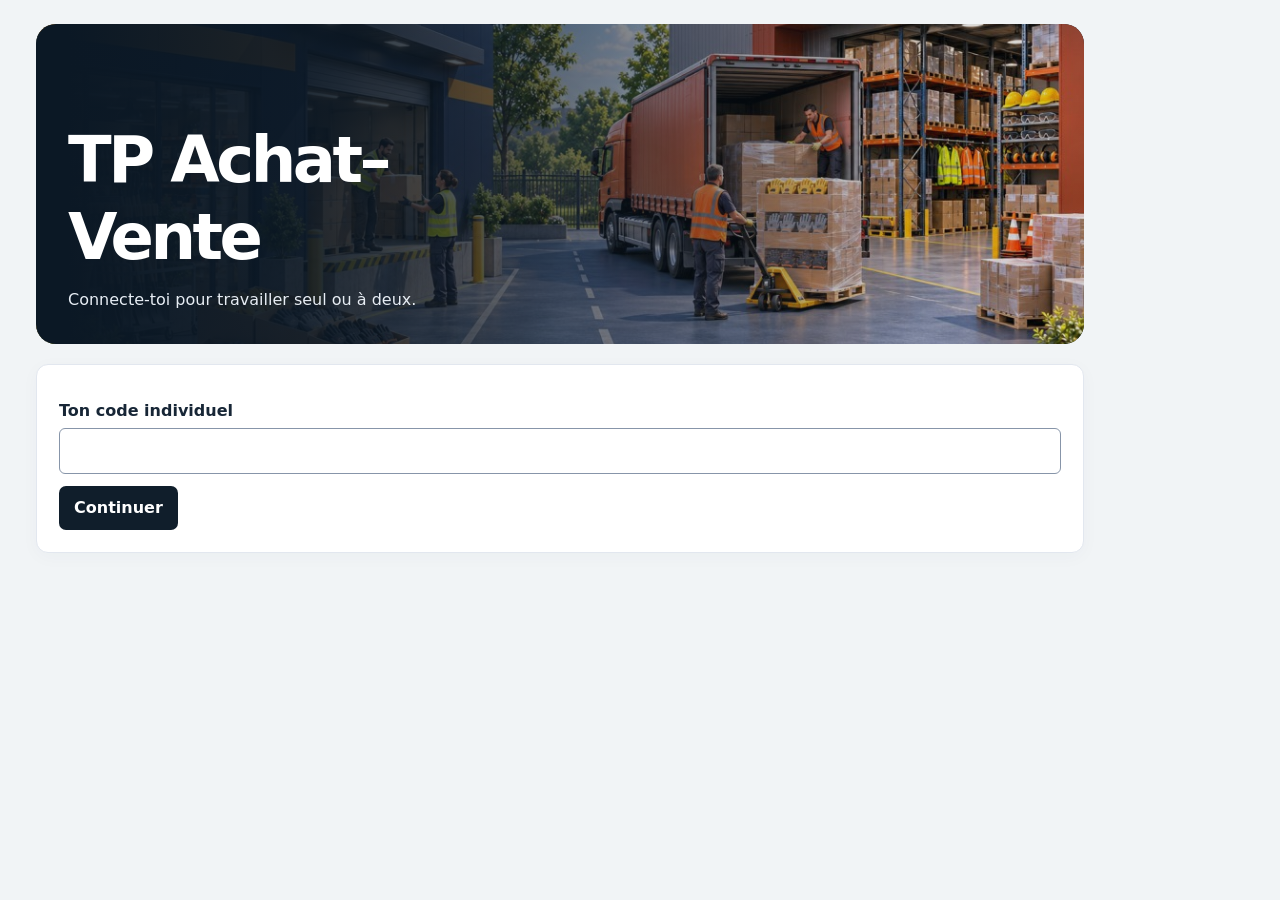
<file: achat-vente.html>
<!doctype html><html lang="fr"><head><meta charset="utf-8"><meta name="viewport" content="width=device-width,initial-scale=1"><title>Former un binôme · TP Achat–Vente</title><style>:root{--navy:#1d3557;--navy2:#274b7a;--orange:#ee8a2a;--bg:#f3f5f9;--line:#e2e7ef;--txt:#1f2a37}*{box-sizing:border-box}body{margin:0;font:16px/1.5 Inter,system-ui,sans-serif;background:var(--bg);color:var(--txt)}.shell{display:grid;grid-template-columns:240px minmax(0,1fr);min-height:100vh}aside{padding:26px 18px;background:var(--navy);color:white}aside strong{font-size:19px}aside p{color:#e0e8f5;margin:5px 0 32px}ol{padding-left:25px}li{padding:7px 5px;margin-bottom:5px}li[aria-current]{background:var(--orange);color:#14253b;border-radius:6px;font-weight:750}main{width:100%;max-width:1120px;padding:24px 36px 60px}h1,h2,h3{line-height:1.2}h1{margin:0 0 20px}h2{margin:0 0 12px}.hero{background:linear-gradient(100deg,var(--navy),var(--navy2));color:white;border-radius:14px;padding:25px;margin-bottom:20px;border-left:6px solid var(--orange)}.hero p{margin:0}.panel,article{background:white;border:1px solid var(--line);border-radius:12px;padding:22px;margin-bottom:15px;overflow-wrap:anywhere}.bar{display:flex;gap:10px;align-items:center;flex-wrap:wrap}.bar>*{margin:0}label{display:block;font-weight:650;margin:12px 0}input,textarea,select{display:block;width:100%;margin-top:5px;padding:10px;border:1px solid #8795a9;border-radius:6px;font:inherit}textarea{min-height:88px;resize:vertical}button{background:var(--navy);color:white;border:0;border-radius:7px;padding:10px 15px;font:inherit;font-weight:700;cursor:pointer}button.secondary{background:#e7edf5;color:var(--navy)}button:disabled{opacity:.55;cursor:wait}button:focus-visible,input:focus-visible,textarea:focus-visible,select:focus-visible{outline:3px solid #bd6011;outline-offset:2px}#notice{min-height:1.5em;color:#8a3820}dt{font-weight:700}dd{margin:0 0 10px;white-space:pre-wrap}summary{cursor:pointer;font-weight:700}small{font-size:14px}code{overflow-wrap:anywhere} [hidden]{display:none!important}@media(max-width:710px){.shell{display:block}aside{padding:15px}aside p{margin:3px 0}aside ol{display:none}main{padding:20px 14px}}@media print{aside,button,form,#notice,#task,#wait,.bar.controls{display:none!important}.shell{display:block}main{max-width:none;padding:0}.hero{color:#172945;background:white}.panel,article{break-inside:avoid}}
:root{--ink:#172636;--paper:#f1f4f6;--navy:#101e2b;--accent:#f0a84f;--brand:#203c62}body{background:var(--paper);color:var(--ink)}body.vendeur{--brand:#873e2b;--accent:#f5a573}.shell{grid-template-columns:248px minmax(0,1fr)}aside{background:var(--navy);padding:24px 18px}aside p{margin:8px 0 32px}aside ol{border-left:1px solid #536472;padding-left:21px}aside li{padding:8px;font-size:.93rem}.brandmark{display:flex;align-items:center;gap:12px}.brandmark i{width:43px;height:43px;display:grid;place-items:center;border-radius:12px;background:var(--accent);color:#18242e;font-size:1.45rem;font-style:normal;font-weight:900}.brandmark b{display:block}.brandmark small{display:block;color:#c6d1da}.hero{border:none;background:var(--navy);padding:0;overflow:hidden;border-radius:20px;position:relative;min-height:320px;display:grid;align-items:end}.hero:before{content:'';position:absolute;inset:0;background:linear-gradient(90deg,#0b1825 3%,#0b1825e8 26%,#0b182525 85%),var(--scene);background-size:cover;background-position:center}.hero-copy{position:relative;padding:32px;max-width:560px}.hero-copy h1{font-size:clamp(2.2rem,5vw,4rem);letter-spacing:-.055em;margin:12px 0}.hero-copy p{color:#e7edf4}.role-label{display:inline-block;border:1px solid #91a3b6;border-radius:20px;padding:5px 13px;color:white;font-size:.87rem}.intro{display:grid;grid-template-columns:minmax(0,1.8fr) minmax(245px,1fr);gap:16px}.intro .panel{margin-bottom:0}.media-panel,.flow{margin-bottom:16px!important}.flow ol{display:flex;gap:12px;flex-wrap:wrap;list-style:none;padding:0;margin:0}.flow li{padding:8px 11px;border-radius:8px;background:#ecf0f4;margin:0;font-weight:650}.flow li:not(:last-child):after{content:' ›';color:#506077;margin-left:7px}.scene-player{background:#142839;color:white;position:relative;min-height:200px;border-radius:12px;overflow:hidden;display:flex;align-items:end;margin-bottom:12px}.scene-player:before{content:'';position:absolute;inset:0;background:linear-gradient(0deg,#101e2bf5,#101e2b26 100%),var(--scene);background-size:cover;background-position:50% 50%;transition:background-position 1.4s ease}.scene-player[data-shot="1"]:before{background-position:30% 30%}.scene-player[data-shot="2"]:before{background-position:75% 70%}.scene-caption{position:relative;padding:19px}.scene-caption h3{margin:0 0 5px;font-size:1.12rem}.scene-caption p{margin:0;color:#e7edf4}.tracks{width:100%;accent-color:var(--brand);margin-bottom:10px}.media-panel details{margin-top:12px}.key-help{color:#435565;margin-top:0;margin-bottom:15px}.panel,article{box-shadow:0 4px 18px #1d355708}#connect input{margin-bottom:12px}#connect button:not(.secondary){width:100%;background:var(--brand)}#context{font-weight:700}#notice{font-weight:650}#task{border-top:4px solid var(--accent)}@media(max-width:1040px){.intro{grid-template-columns:1fr}.hero{min-height:280px}}@media(max-width:710px){.shell{display:block}.hero{min-height:250px}.hero-copy{padding:21px}aside p{margin:3px 0}.flow ol{gap:6px}}@media print{.intro,.flow{display:none!important}.hero{min-height:0}.hero:before{display:none}.hero-copy p,.role-label{color:#263744}}.exchange-layout{display:grid;grid-template-columns:minmax(0,1fr) minmax(0,1.3fr);gap:20px;align-items:start}.exchange-layout:has(#incoming[hidden]),.exchange-layout:has(#task[hidden]){grid-template-columns:1fr}#incoming{background:#edf4f8;border-top:4px solid var(--brand)}#incoming article{padding:0;margin:0;background:transparent;border:0;box-shadow:none}#exchange-status{min-height:1.5em;font-weight:700;color:var(--navy)}@media(max-width:850px){.exchange-layout{grid-template-columns:1fr}}@media print{#incoming,#exchange-status{display:none!important}}</style><link rel="stylesheet" href="achat-vente-scene.css"></head><body><main>
<header class="hero"><div class="hero-copy"><h1>TP Achat–Vente</h1><p>Connecte-toi pour travailler seul ou à deux.</p></div></header>
<form id="login" class="panel"><label>Ton code individuel<input id="code" type="password" required autocomplete="off" spellcheck="false"></label><button>Continuer</button></form>
<p id="status" role="status"></p>
<section id="mode" class="panel" hidden><h2>Comment veux-tu travailler ?</h2><p>En solo, tu joues les deux rôles. En binôme, chacun joue un rôle.</p><div class="bar"><button type="button" id="solo">Travailler seul</button><button type="button" id="duo">Travailler en binôme</button></div></section><section id="pairing" hidden><section class="panel"><h2>Ton code d’invitation</h2><p>Partage ce code avec ton camarade. Garde ton code individuel privé.</p><input id="my-invite" readonly aria-label="Ton code d’invitation"></section>
<section id="incoming" class="panel" hidden><h2>Invitations reçues</h2><div id="invitations"></div></section>
<form id="invite-form" class="panel"><h2>Inviter un camarade</h2><label>Ton rôle<select id="role"><option value="acheteur">Acheteur</option><option value="vendeur">Vendeur</option></select></label><label>Code d’invitation de ton camarade<input id="invite" required autocomplete="off" spellcheck="false"></label><button>Envoyer l’invitation</button><p id="pending"></p></form></section></main>
<script>
const KEY="sb_publishable_ikYImUebaJgUTjz_dMKZmA_7rzbBfYj";
const $ = id => document.getElementById(id);
const endpoint = 'https://vcrodgslfonzcwfoaqsg.supabase.co/rest/v1/rpc/gatl_tp_pair';
const uuid = /^[0-9a-f]{8}(?:-[0-9a-f]{4}){3}-[0-9a-f]{12}$/i;
const clean = value => value.replace(/\s/g,'').replace(/[‐‑–—]/g,'-');
let code = '';
let busy = false;
let connected = false;
let visibleInvitations = '';
async function request(action, invitation=null, role=null) {
  if (busy) return;
  busy = true;
  try {
    const res = await fetch(endpoint, {method:'POST',headers:{apikey:KEY,'Content-Type':'application/json'},
      body:JSON.stringify({p_code:code,p_action:action,p_invite:invitation,p_role:role})});
    const result = await res.json();
    if(!res.ok) throw Error(result.message || 'Connexion indisponible.');
    if(result.role) {
      sessionStorage.setItem('gatl-tp-transfer-' + result.role, code);
      location.replace('achat-vente-' + result.role + '.html');
      return;
    }
    connected = true;
    $('login').hidden = true;
    $('mode').hidden = false;
    if(result.pending || result.incoming.length) $('pairing').hidden = false;
    $('status').textContent = '';
    $('my-invite').value = result.invite;
    $('pending').textContent = result.pending ? 'Invitation envoyée. Attends la confirmation de ton camarade.' : '';
    $('incoming').hidden = result.incoming.length === 0;
    const signature = JSON.stringify(result.incoming);
    if(signature !== visibleInvitations) {
      visibleInvitations = signature;
      $('invitations').replaceChildren(...result.incoming.map(item => {
        const button = document.createElement('button');
        button.textContent = 'Accepter ' + item.alias + ' · Je serai ' + item.role;
        button.onclick = () => request('accept',item.id);
        return button;
      }));
    }
  } catch(e) { $('status').textContent = e.message; }
  finally { busy = false; }
}
$('solo').onclick = () => request('solo');
$('duo').onclick = () => { $('pairing').hidden=false; $('my-invite').focus(); };
$('login').onsubmit = event => {
  event.preventDefault();
  if(busy) return;
  code = clean($('code').value);
  if(!uuid.test(code)) { $('status').textContent = 'Colle ton code individuel complet.'; return; }
  request('read');
};
$('invite-form').onsubmit = event => {
  event.preventDefault();
  const invitation = clean($('invite').value);
  if(!uuid.test(invitation)) { $('status').textContent = 'Colle le code d’invitation complet de ton camarade.'; return; }
  request('invite',invitation,$('role').value);
};
setInterval(() => { if(connected && !document.hidden) request('read'); }, 3000);
</script></body></html>
</file>
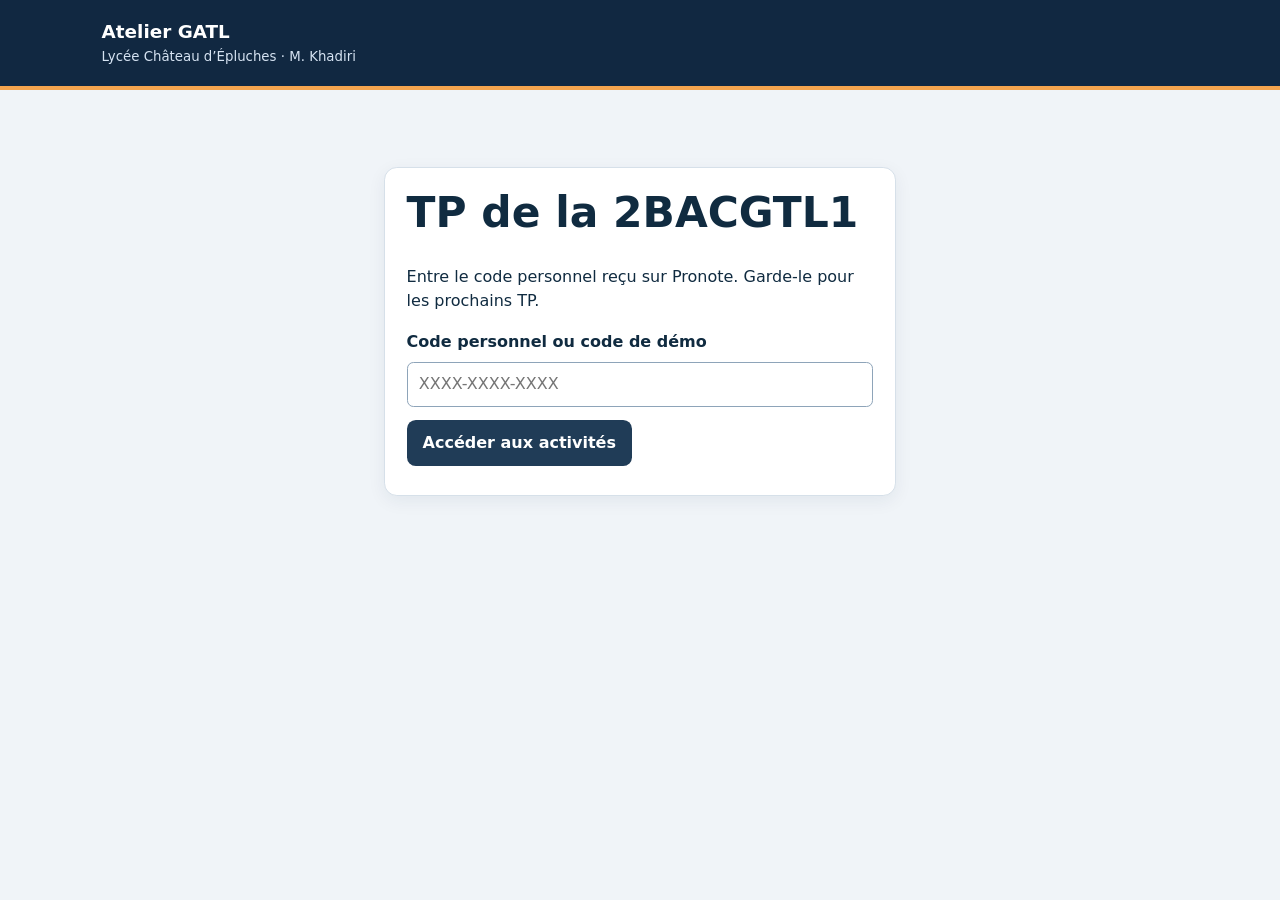
<file: activites-gatl.html>
<!doctype html>
<html lang="fr"><head><meta charset="utf-8"><meta name="viewport" content="width=device-width, initial-scale=1">
<title>Atelier GATL · 2BACGTL1</title>
<style>
:root{color-scheme:light;--navy:#112841;--navy2:#203c57;--paper:#f0f4f8;--ink:#102b40;--orange:#f4a44e;--line:#d6e0e9}
*{box-sizing:border-box}body{margin:0;background:var(--paper);color:var(--ink);font:16px/1.55 system-ui,sans-serif}header{background:var(--navy);color:#fff;border-bottom:4px solid var(--orange)}header>div{max-width:1120px;margin:auto;padding:1.15rem 1.35rem;display:flex;align-items:center;justify-content:space-between;gap:1rem}header strong{font-size:1.15rem}header small{display:block;color:#d6e3f2}main{max-width:1120px;margin:auto;padding:2rem 1.35rem 3rem}h1,h2,h3,p{margin-top:0}h1{line-height:1.1;font-size:clamp(1.75rem,4vw,2.65rem)}h2{line-height:1.2}button,input,select,textarea{font:inherit}button{border:0;border-radius:.55rem;padding:.65rem 1rem;background:var(--navy2);color:white;cursor:pointer;font-weight:650}button.secondary{background:#e7eff6;color:var(--navy)}button:disabled{opacity:.5;cursor:default}:focus-visible{outline:3px solid #b55d0a;outline-offset:3px}input:not([type=checkbox]):not([type=radio]),textarea,select{display:block;width:100%;max-width:100%;padding:.55rem .7rem;border:1px solid #8ea4b9;background:white;color:var(--ink);border-radius:.4rem}textarea{min-height:6rem}label,legend{font-weight:600}small,.muted{color:#476177}.card,.work,.login{padding:1.35rem;background:white;border:1px solid var(--line);border-radius:.8rem;box-shadow:0 5px 18px #102d4811}.login{max-width:32rem;margin:5vh auto}.login input{margin:.45rem 0 .85rem}.grid{display:grid;grid-template-columns:repeat(auto-fit,minmax(min(100%,16.5rem),1fr));gap:1rem}.card{display:flex;flex-direction:column;align-items:start}.card button{margin-top:auto}.card h2{font-size:1.08rem}.status{display:block;margin:.5rem 0;color:#31546c;font-weight:650}.docs{display:grid;gap:.75rem;margin-bottom:1rem}details{border:1px solid var(--line);padding:.65rem .85rem;border-radius:.45rem;background:#f6f9fc}summary{font-weight:650;cursor:pointer}.scroll{overflow-x:auto}table{border-collapse:collapse;width:100%;margin:.5rem 0}th,td{border:1px solid #a9baca;padding:.45rem;text-align:left}th{background:#e5eef6}fieldset{margin:0 0 1rem;border:1px solid var(--line);border-radius:.45rem;padding:.7rem .85rem}fieldset label.option{display:block;font-weight:400}.order select{margin:.4rem 0}.toolbar{display:flex;gap:.65rem;flex-wrap:wrap;margin:1rem 0}.notice{border-left:4px solid var(--orange);padding:.6rem .85rem;background:#fff3e4}.hidden,[hidden]{display:none!important}@media print{header,button,#login{display:none!important}body{background:white}main,.work{padding:0;box-shadow:none;border:0}details{break-inside:avoid}}
</style></head>
<body><header><div><span><strong>Atelier GATL</strong><small>Lycée Château d’Épluches · M. Khadiri</small></span><button id="logout" class="secondary" type="button" hidden>Se déconnecter</button></div></header>
<main>
<form class="login" id="login"><h1>TP de la 2BACGTL1</h1><p>Entre le code personnel reçu sur Pronote. Garde-le pour les prochains TP.</p><label for="code">Code personnel ou code de démo</label><input id="code" autocomplete="off" autocapitalize="characters" spellcheck="false" required maxlength="18" placeholder="XXXX-XXXX-XXXX"><button type="submit">Accéder aux activités</button><p id="loginStatus" class="status" role="status"></p></form>
<section id="catalog" hidden><h1 id="welcome">Tes activités</h1><p id="catalogStatus" class="status" role="status"></p><article class="card" aria-labelledby="cariste-title" style="margin-bottom:1rem"><small>Entraînement en 3D</small><h2 id="cariste-title">Simulateur cariste</h2><p>Conduis le chariot, réalise huit missions et explore l’entrepôt à pied. La progression du simulateur est enregistrée sur cet appareil.</p><a href="Simulateur-cariste-3D-GATL.html" target="_blank" rel="noopener">Lancer le simulateur cariste 3D <span class="muted">(nouvel onglet)</span></a></article><div id="cards" class="grid"></div></section>
<section id="activity" hidden><div class="toolbar"><button id="back" class="secondary" type="button">Retour aux activités</button><button id="imprimer" class="secondary" type="button">Imprimer</button></div><article class="work" id="sheet"></article><p id="saveStatus" class="status" role="status"></p><div class="toolbar"><button id="submit" type="button">Remettre ma copie</button></div></section>
</main>
<script>
'use strict';
const endpoint = 'https://vcrodgslfonzcwfoaqsg.supabase.co/rest/v1/rpc/';
const key = "sb_publishable_ikYImUebaJgUTjz_dMKZmA_7rzbBfYj";
const $ = id => document.getElementById(id);
const sessionKey = 'gatl-portail-session';
let user = null, current = null, queue = Promise.resolve(), timer;
const el = (name, content, cls) => {
  const item = document.createElement(name);
  if (content != null) item.textContent = content;
  if (cls) item.className = cls;
  return item;
};
async function rpc(name, args = {}) {
  const response = await fetch(endpoint + name, {
    method: 'POST',
    headers: { apikey: key, 'Content-Type': 'application/json' },
    body: JSON.stringify(args)
  });
  const data = await response.json();
  if (!response.ok) throw new Error(data.message || 'Service indisponible');
  return data;
}
function show(id) {
  ['login','catalog','activity'].forEach(name => { $(name).hidden = name !== id; });
  $('logout').hidden = id === 'login';
}
function errText() { return 'Connexion au serveur impossible. Réessaie dans un instant.'; }
$('login').addEventListener('submit', async event => {
  event.preventDefault();
  const button = event.currentTarget.querySelector('button');
  button.disabled = true;
  $('loginStatus').textContent = 'Vérification du code…';
  try {
    const result = await rpc('gatl_portal_login', {p_code: $('code').value});
    if (result.error) { $('loginStatus').textContent = 'Code incorrect ou expiré. Vérifie le message reçu sur Pronote.'; return; }
    if (!result.demo) sessionStorage.setItem(sessionKey, result.token);
    user = result;
    $('code').value = '';
    $('loginStatus').textContent = '';
    await catalog();
  } catch { $('loginStatus').textContent = errText(); }
  finally { button.disabled = false; }
});
async function catalog() {
  show('catalog');
  $('welcome').textContent = user.demo ? 'Démo professeur' : 'Tes activités';
  $('cards').replaceChildren();
  $('catalogStatus').textContent = 'Chargement…';
  try {
    const [listing, dashboard] = await Promise.all([
      rpc('cel_catalog'),
      user.demo ? Promise.resolve(null) : rpc('cel_student_dashboard',{p_token:user.token})
    ]);
    const assigned = new Map((dashboard?.assignments || []).map(a => [a.mission_id,a]));
    const attempts = dashboard?.attempts || [];
    const modules = user.demo ? listing : listing.filter(m => assigned.has(m.id));
    modules.sort((a,b) => {
      const order = ['CMD150-04','CMD150-05','CMD150-06','LOG-INV-01'];
      const rank = m => order.includes(m.id) ? order.indexOf(m.id) : order.length;
      return rank(a) - rank(b);
    });
    for (const item of modules) {
      const record = attempts.find(a => a.mission_id === item.id && a.team_id == null);
      const access = assigned.get(item.id);
      const card = el('article', null, 'card');
      card.append(el('small', 'Mission · ' + item.duration + ' min'), el('h2',item.title), el('p',item.summary));
      if (record?.grade) card.append(el('p', 'Note : ' + record.grade.score + '/' + record.grade.max + (record.grade.comment ? ' · ' + record.grade.comment : '')));
      const button = el('button', record?.status === 'submitted' ? 'Voir ma copie' : (record ? 'Reprendre' : 'Ouvrir la mission'));
      button.disabled = Boolean(access && !access.unlocked);
      button.addEventListener('click', () => openMission(item, access, button));
      card.append(button);
      $('cards').append(card);
    }
    $('catalogStatus').textContent = user.demo ? 'Explore les missions. Les réponses saisies en démo restent dans cette page.' : (modules.length ? '' : 'Aucune activité attribuée pour le moment.');
  } catch (error) {
    if (/SESSION_INVALIDE/.test(error.message)) { await logout(); $('loginStatus').textContent = 'Session expirée. Entre de nouveau ton code.'; }
    else $('catalogStatus').textContent = errText();
  }
}
function safeDocument(markup) {
  const allowed = new Set(['P','DIV','SPAN','BR','B','STRONG','EM','I','U','UL','OL','LI','TABLE','THEAD','TBODY','TR','TH','TD','H3','H4','BLOCKQUOTE','DL','DT','DD','SUP','SUB']);
  const excluded = new Set(['SCRIPT','STYLE','IFRAME','OBJECT','SVG','MATH']);
  const copy = (parent, target) => {
    for (const node of parent.childNodes) {
      if (node.nodeType === Node.TEXT_NODE) target.append(document.createTextNode(node.textContent));
      else if (!excluded.has(node.tagName)) {
        const child = allowed.has(node.tagName) ? el(node.tagName.toLowerCase()) : document.createDocumentFragment();
        copy(node, child);
        target.append(child);
      }
    }
  };
  const fragment = document.createDocumentFragment();
  copy(new DOMParser().parseFromString(markup || '', 'text/html').body, fragment);
  return fragment;
}
function table(columns, rows, draw) {
  const wrap = el('div',null,'scroll'), grid = el('table'), head = el('thead'), hr = el('tr'), body = el('tbody');
  for (const col of columns || []) hr.append(el('th',col));
  head.append(hr);
  for (const row of rows || []) {
    const tr = el('tr');
    for (const value of row) { const td = el('td'); td.append(draw(value)); tr.append(td); }
    body.append(tr);
  }
  grid.append(head,body);
  wrap.append(grid);
  return wrap;
}
function localDraft() {
  if (user.demo || current.closed) return;
  try { sessionStorage.setItem(current.storage,JSON.stringify(current.answers)); } catch {}
}
function changed(id, value) {
  current.answers[id] = value;
  current.dirty = true;
  localDraft();
  if (user.demo) return;
  $('saveStatus').textContent = 'Enregistrement…';
  clearTimeout(timer);
  timer = setTimeout(() => flush(), 650);
}
function question(q, position) {
  const field = el('fieldset');
  const legend = el('legend', position + '. ' + q.label + (q.unit ? ' (' + q.unit + ')' : ''));
  field.append(legend);
  if (q.help) field.append(el('p',q.help,'muted'));
  const value = current.answers[q.id];
  const mark = (control, label) => {
    control.setAttribute('aria-label', label);
    control.disabled = current.closed;
    return control;
  };
  const input = (name, value, update, type = 'text') => {
    const control = mark(el(type === 'long' ? 'textarea' : 'input'),name);
    if (type === 'number') control.inputMode = 'decimal';
    control.value = value ?? '';
    control.addEventListener('input', () => update(control.value));
    control.addEventListener('paste', event => event.preventDefault());
    control.addEventListener('drop', event => event.preventDefault());
    control.addEventListener('contextmenu', event => event.preventDefault());
    return control;
  };
  if (q.type === 'multi' || q.type === 'choice') {
    const selected = new Set(Array.isArray(value) ? value : []);
    (q.options || []).forEach(option => {
      const label = el('label',null,'option'), control = mark(el('input'),option.label);
      control.type = q.type === 'multi' ? 'checkbox' : 'radio';
      control.name = q.id;
      control.checked = q.type === 'multi' ? selected.has(option.v) : value === option.v;
      control.addEventListener('change', () => {
        if (q.type === 'choice') changed(q.id,option.v);
        else { if (control.checked) selected.add(option.v); else selected.delete(option.v); changed(q.id,[...selected]); }
      });
      label.append(control, ' ' + option.label);
      field.append(label);
    });
  } else if (q.type === 'table') {
    const cells = {...(value || {})};
    field.append(table(q.columns,q.rows,cell => {
      if (cell && typeof cell === 'object' && cell.input) {
        return input(q.label + ' · ' + cell.input,cells[cell.input],v => { cells[cell.input] = v; changed(q.id,{...cells}); });
      }
      return document.createTextNode(String(cell ?? ''));
    }));
  } else if (q.type === 'order') {
    const choices = el('div',null,'order');
    for (let i = 0; i < q.items.length; i++) {
      const select = mark(el('select'),q.label + ' · position ' + (i + 1));
      select.append(new Option('Position ' + (i + 1), ''));
      const sorted = [...q.items].sort((a,b) => a.label.localeCompare(b.label,'fr'));
      sorted.forEach(item => select.append(new Option(item.label,item.v)));
      select.value = value?.[i] || '';
      select.addEventListener('change',() => changed(q.id,[...choices.querySelectorAll('select')].map(item => item.value)));
      choices.append(select);
    }
    field.append(choices);
  } else {
    if (q.minWords) field.append(el('small','Minimum conseillé : ' + q.minWords + ' mots.'));
    field.append(input(q.label,value,v => changed(q.id,v),q.type === 'number' ? 'number' : 'long'));
  }
  return field;
}
async function openMission(item, access, button) {
  button.disabled = true;
  $('catalogStatus').textContent = 'Ouverture de la mission…';
  try {
    const saved = user.demo ? null : await rpc('cel_load_attempt',{p_token:user.token,p_mission:item.id,p_team:null});
    const version = saved?.mission_version || access?.version || item.version;
    const mission = await rpc('cel_get_mission',{p_id:item.id,p_version:version});
    if (!mission?.steps) throw new Error('Mission indisponible');
    const storage = 'gatl-brouillon:' + (user.student?.id || 'demo') + ':' + item.id + ':' + version;
    const closed = saved?.status === 'submitted';
    let pending = {};
    if (!user.demo && !closed) {
      try { pending = JSON.parse(sessionStorage.getItem(storage) || '{}'); } catch {}
    }
    current = {item,version,storage,closed,id:saved?.id,rev:saved?.rev || 0,answers:{...saved?.answers,...pending},dirty:Object.keys(pending).length > 0};
    render(mission);
    show('activity');
    window.scrollTo(0,0);
    if (current.dirty) flush();
  } catch { $('catalogStatus').textContent = 'Impossible d’ouvrir cette mission. Réessaie.'; }
  finally { button.disabled = false; }
}
function render(mission) {
  const sheet = $('sheet');
  sheet.replaceChildren(el('h1',mission.title),el('p',mission.summary));
  for (const entry of mission.intro || []) if (entry.text) sheet.append(el('p',entry.text,'notice'));
  const docs = el('div',null,'docs');
  for (const doc of mission.documents || []) {
    const disclosure = el('details');
    disclosure.append(el('summary',doc.title));
    if (doc.kind === 'table') disclosure.append(table(doc.columns,doc.rows,v => document.createTextNode(String(v ?? ''))));
    else if (doc.html) disclosure.append(safeDocument(doc.html));
    else if (doc.text) disclosure.append(el('p',doc.text));
    if (doc.note) disclosure.append(el('p',doc.note,'muted'));
    docs.append(disclosure);
  }
  if (docs.childElementCount) sheet.append(el('h2','Documents de travail'),docs);
  let position = 0;
  for (const step of mission.steps) {
    sheet.append(el('h2',step.title));
    if (step.brief) sheet.append(el('p',step.brief));
    for (const q of step.questions || []) sheet.append(question(q,++position));
  }
  $('saveStatus').textContent = user.demo ? 'Mode démo' : (current.closed ? 'Copie remise.' : (current.id ? 'Brouillon récupéré.' : 'Les réponses s’enregistrent pendant la saisie.'));
  $('submit').hidden = current.closed || user.demo;
}
async function flush() {
  clearTimeout(timer);
  const state = current;
  if (!state || !user || user.demo || state.closed) return true;
  const token = user.token;
  const run = async () => {
    if (!state.dirty || state.closed) return true;
    const payload = JSON.parse(JSON.stringify(state.answers));
    state.dirty = false;
    try {
      const result = await rpc('cel_save_attempt',{p_token:token,p_mission:state.item.id,p_version:state.version,p_team:null,p_answers:payload,p_step:0,p_steps_done:[],p_base_rev:state.rev});
      state.id = result.attempt_id;
      state.rev = result.rev;
      if (!state.dirty) sessionStorage.removeItem(state.storage);
      $('saveStatus').textContent = state.dirty ? 'Enregistrement…' : 'Brouillon enregistré en ligne.';
      return true;
    } catch {
      state.dirty = true;
      $('saveStatus').textContent = 'Sauvegarde en ligne en attente. Garde cet onglet ouvert.';
      return false;
    }
  };
  queue = queue.then(run,run);
  return queue;
}
$('back').addEventListener('click', async () => { await flush(); current = null; await catalog(); window.scrollTo(0,0); });
$('imprimer').addEventListener('click', () => window.print());
$('submit').addEventListener('click', async () => {
  if (!current || !confirm('Veux-tu remettre ta copie ? Elle deviendra non modifiable.')) return;
  const button = $('submit');
  button.disabled = true;
  const inputs = [...$('sheet').querySelectorAll('input,textarea,select')];
  inputs.forEach(input => {input.disabled = true;});
  try {
    if (!await flush()) return;
    if (!current.id) { $('saveStatus').textContent = 'Saisis au moins une réponse avant de remettre ta copie.'; return; }
    await rpc('cel_submit_attempt',{p_token:user.token,p_attempt:current.id});
    current.closed = true;
    $('saveStatus').textContent = 'Copie remise à M. Khadiri.';
    button.hidden = true;
  } catch { $('saveStatus').textContent = 'Remise non confirmée. Réessaie.'; }
  finally { button.disabled = false; if (!current.closed) inputs.forEach(input => {input.disabled = false;}); }
});
async function logout() {
  await flush();
  if (user?.token) {
    try { await rpc('cel_student_logout',{p_token:user.token}); } catch {}
  }
  sessionStorage.removeItem(sessionKey);
  for (const storage of Object.keys(sessionStorage)) {
    if (user?.student?.id && storage.startsWith('gatl-brouillon:' + user.student.id + ':')) sessionStorage.removeItem(storage);
  }
  user = current = null;
  $('sheet').replaceChildren();
  $('cards').replaceChildren();
  show('login');
}
$('logout').addEventListener('click', logout);
window.addEventListener('online', () => flush());
const token = sessionStorage.getItem(sessionKey);
if (token) { user = {token}; rpc('cel_student_me',{p_token:token}).then(data => {user = {...data,token};return catalog();}).catch(() => {sessionStorage.removeItem(sessionKey); user = null;}); }
</script></body></html>
</file>
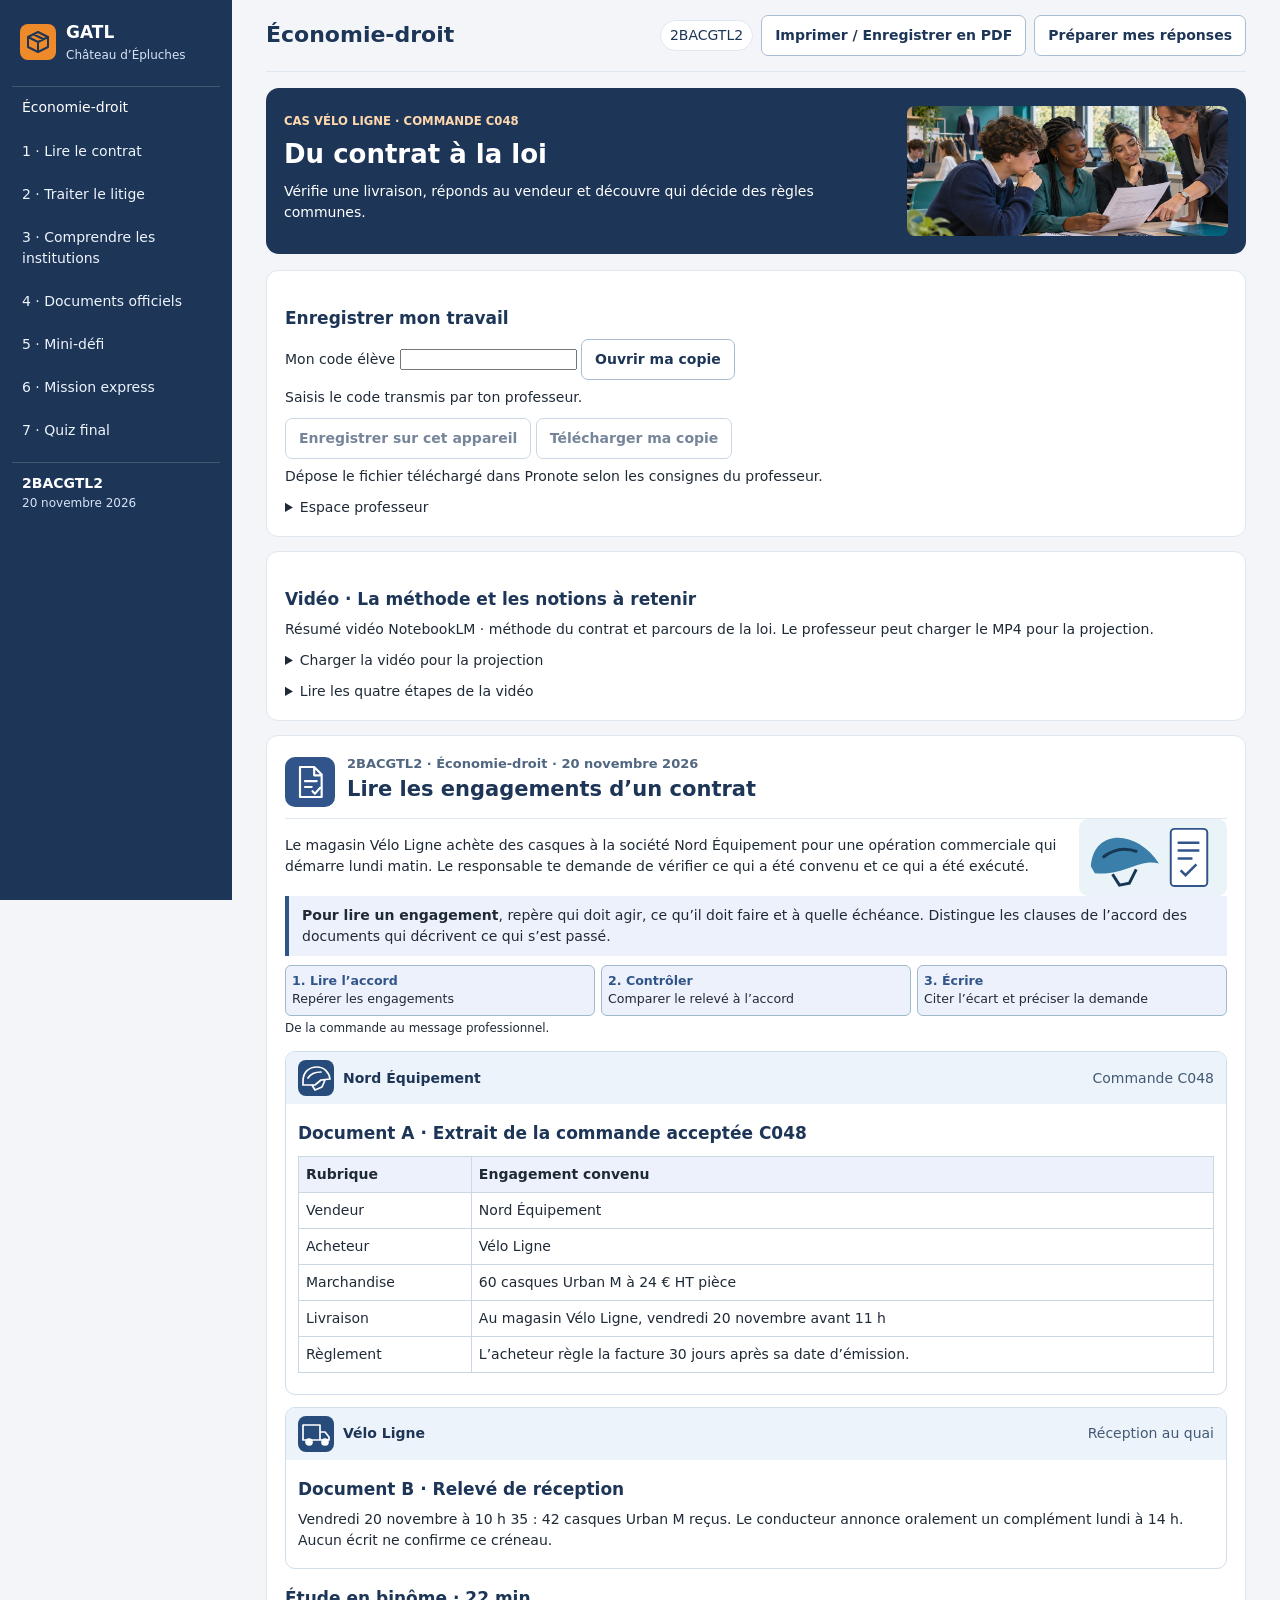
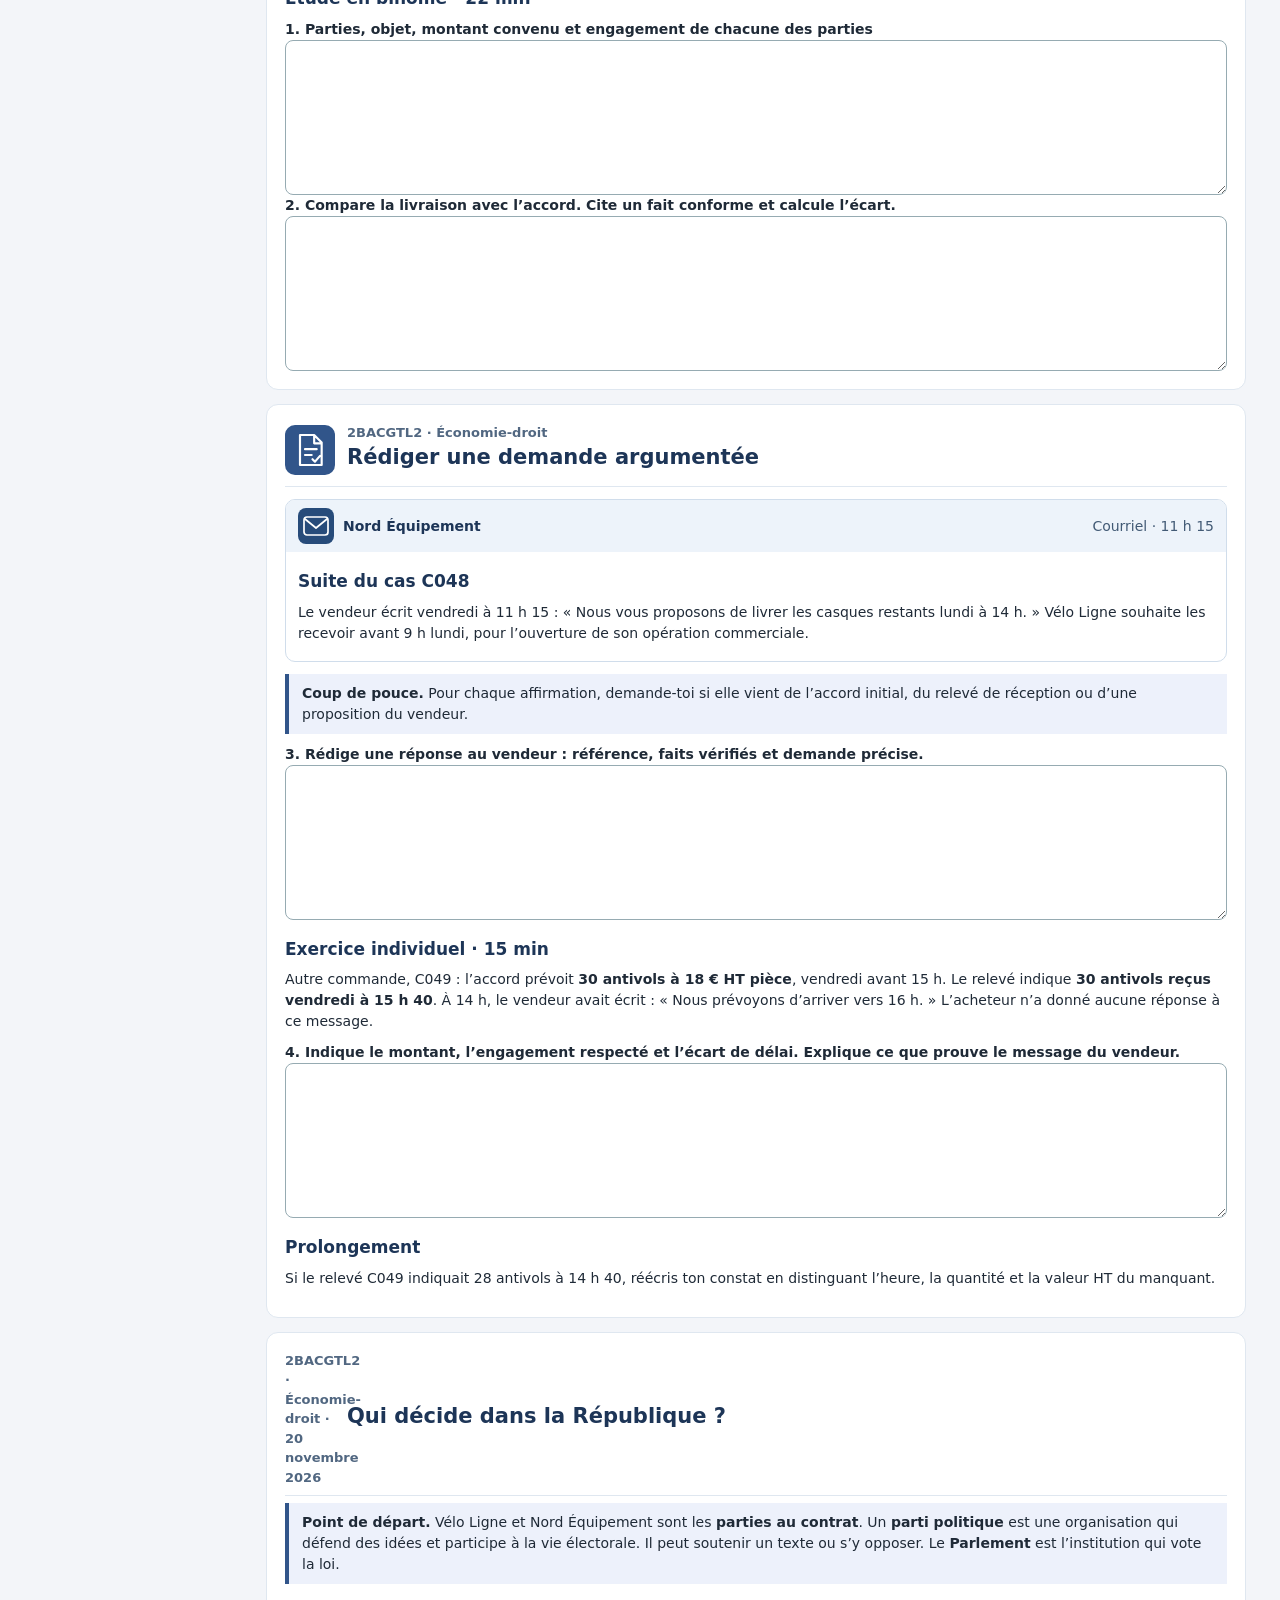
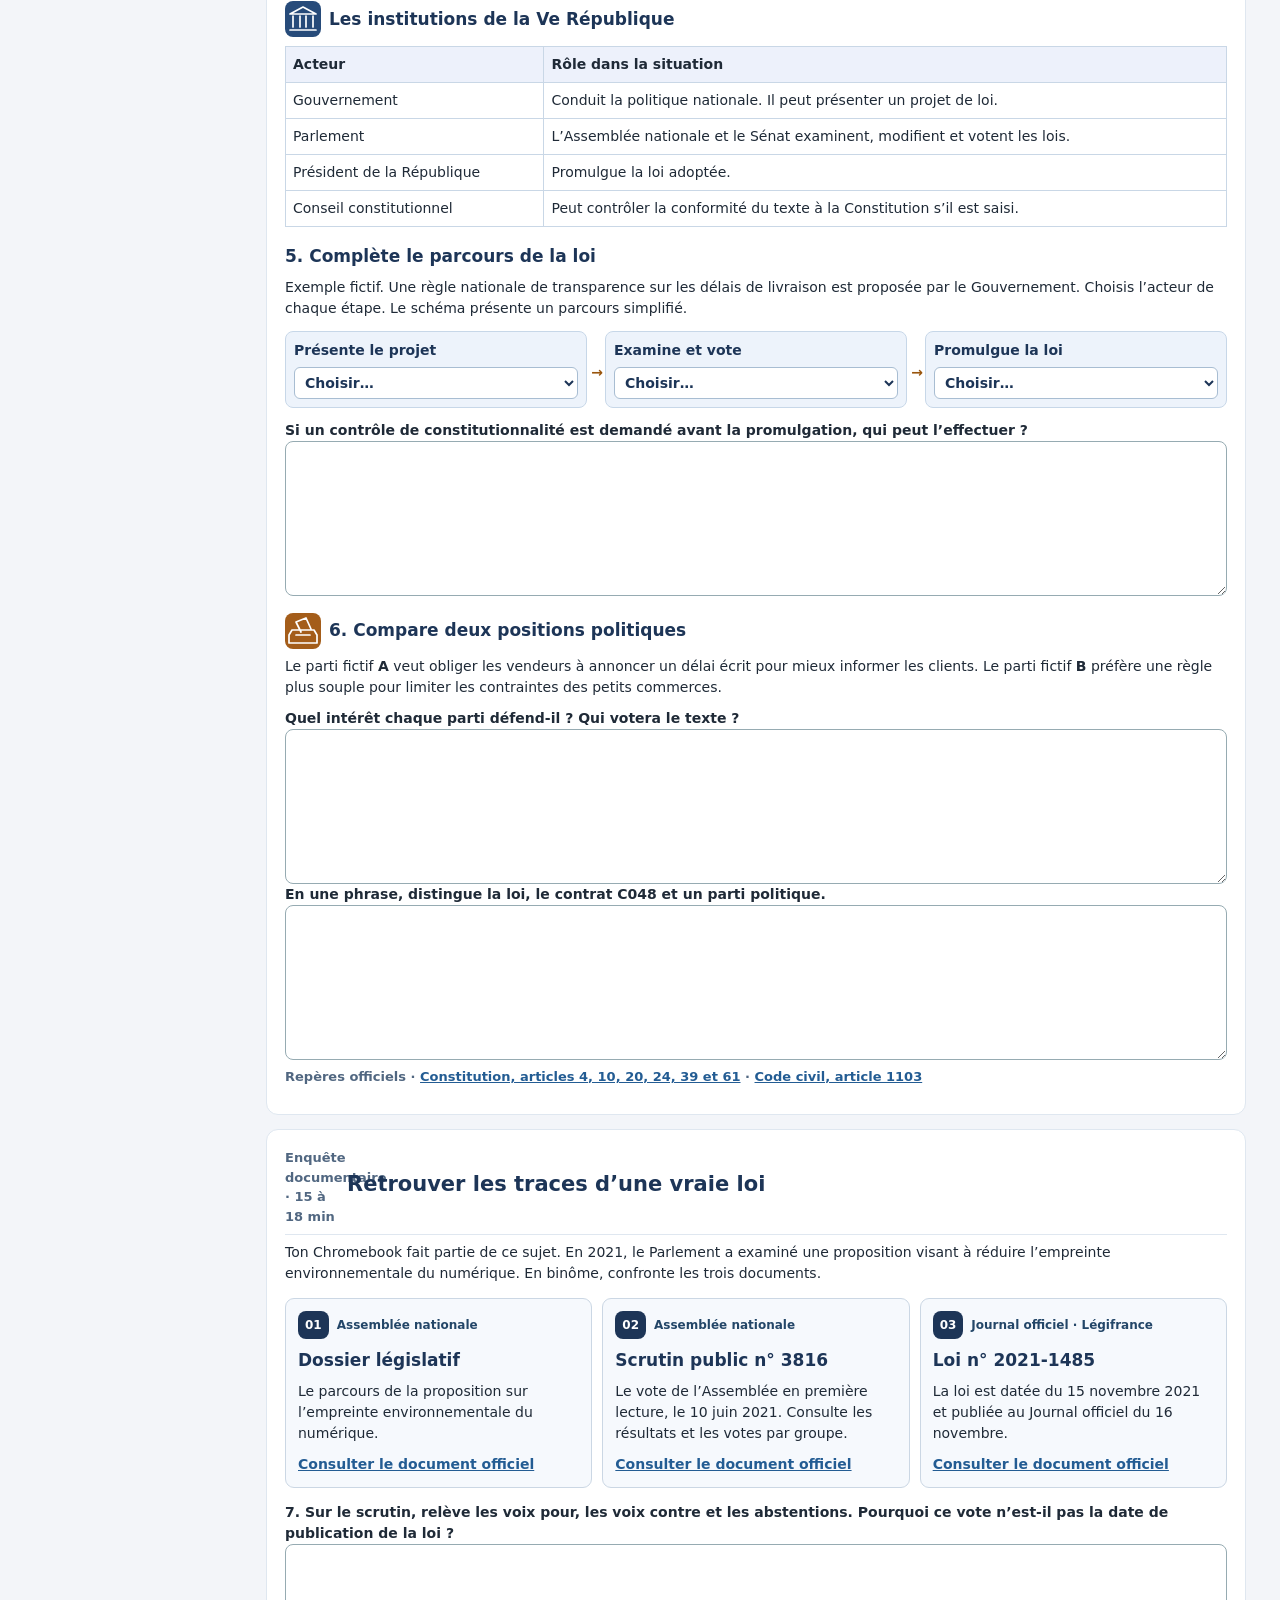
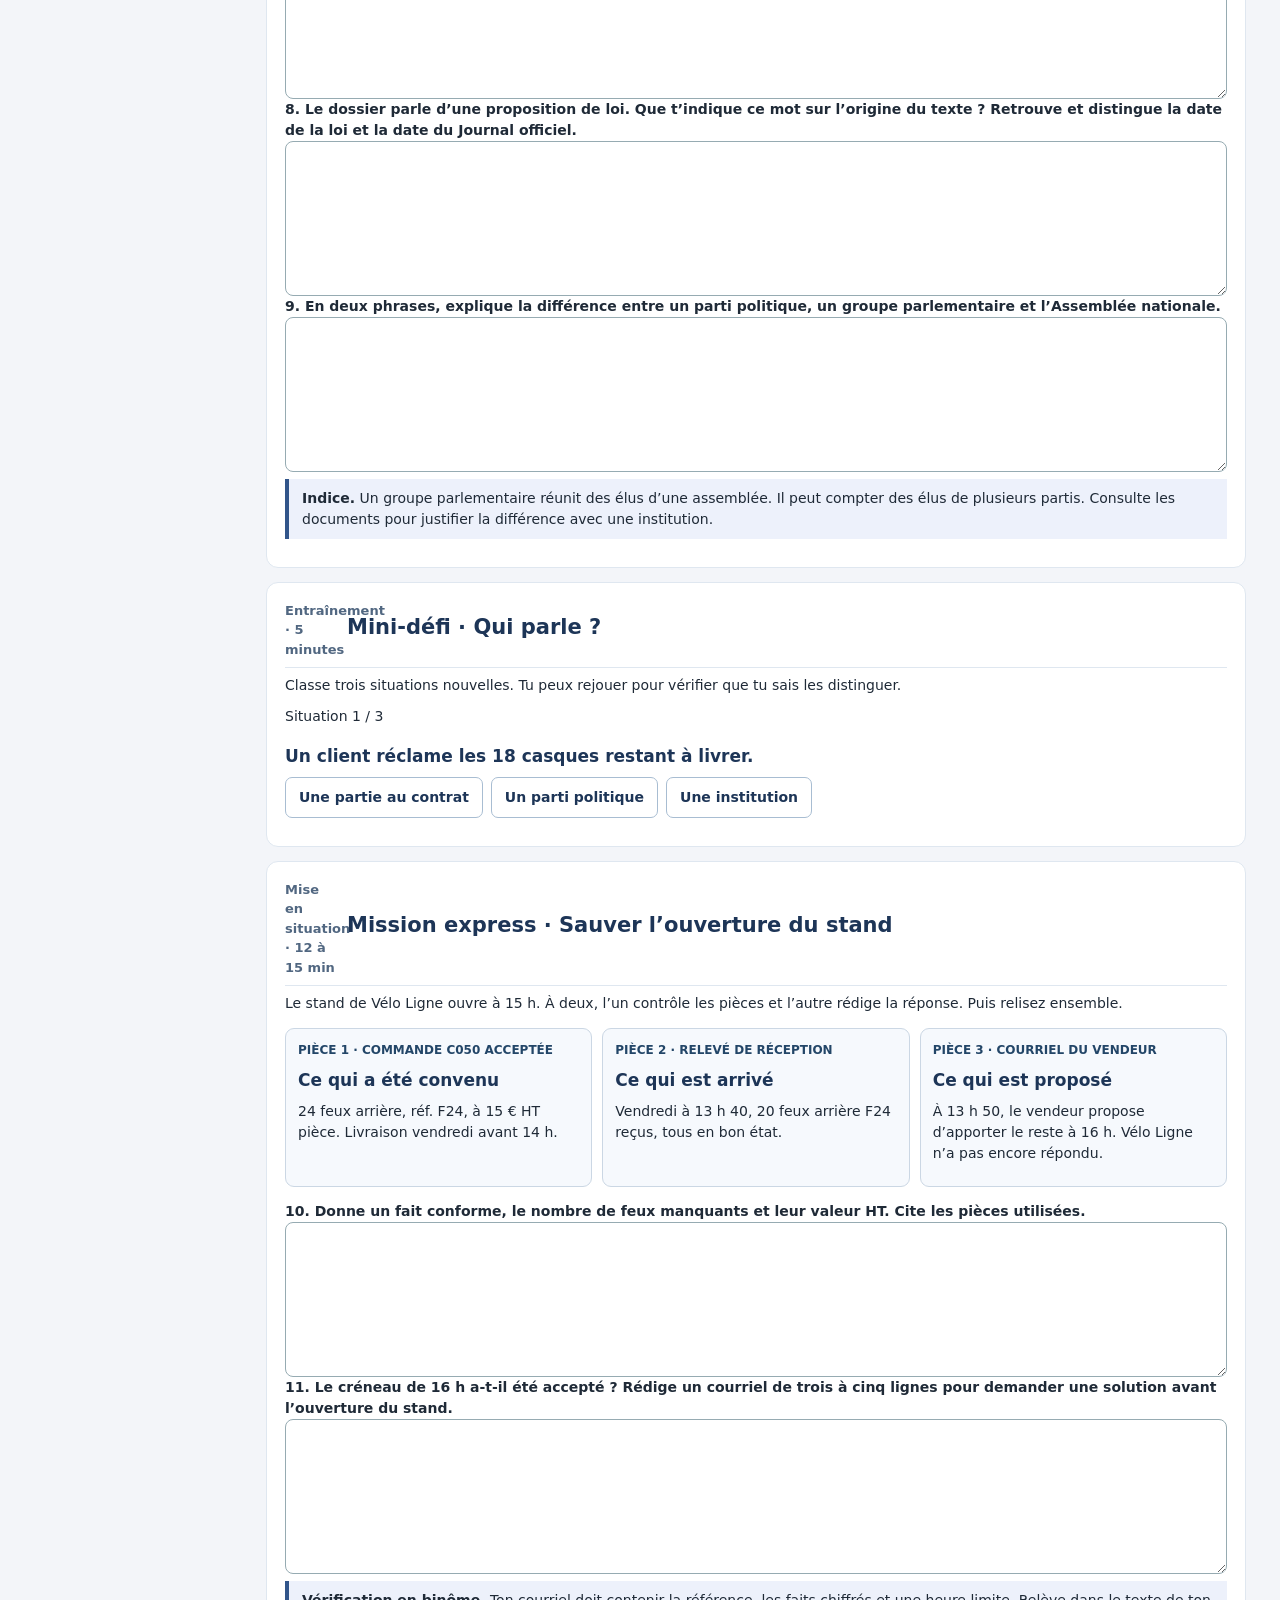
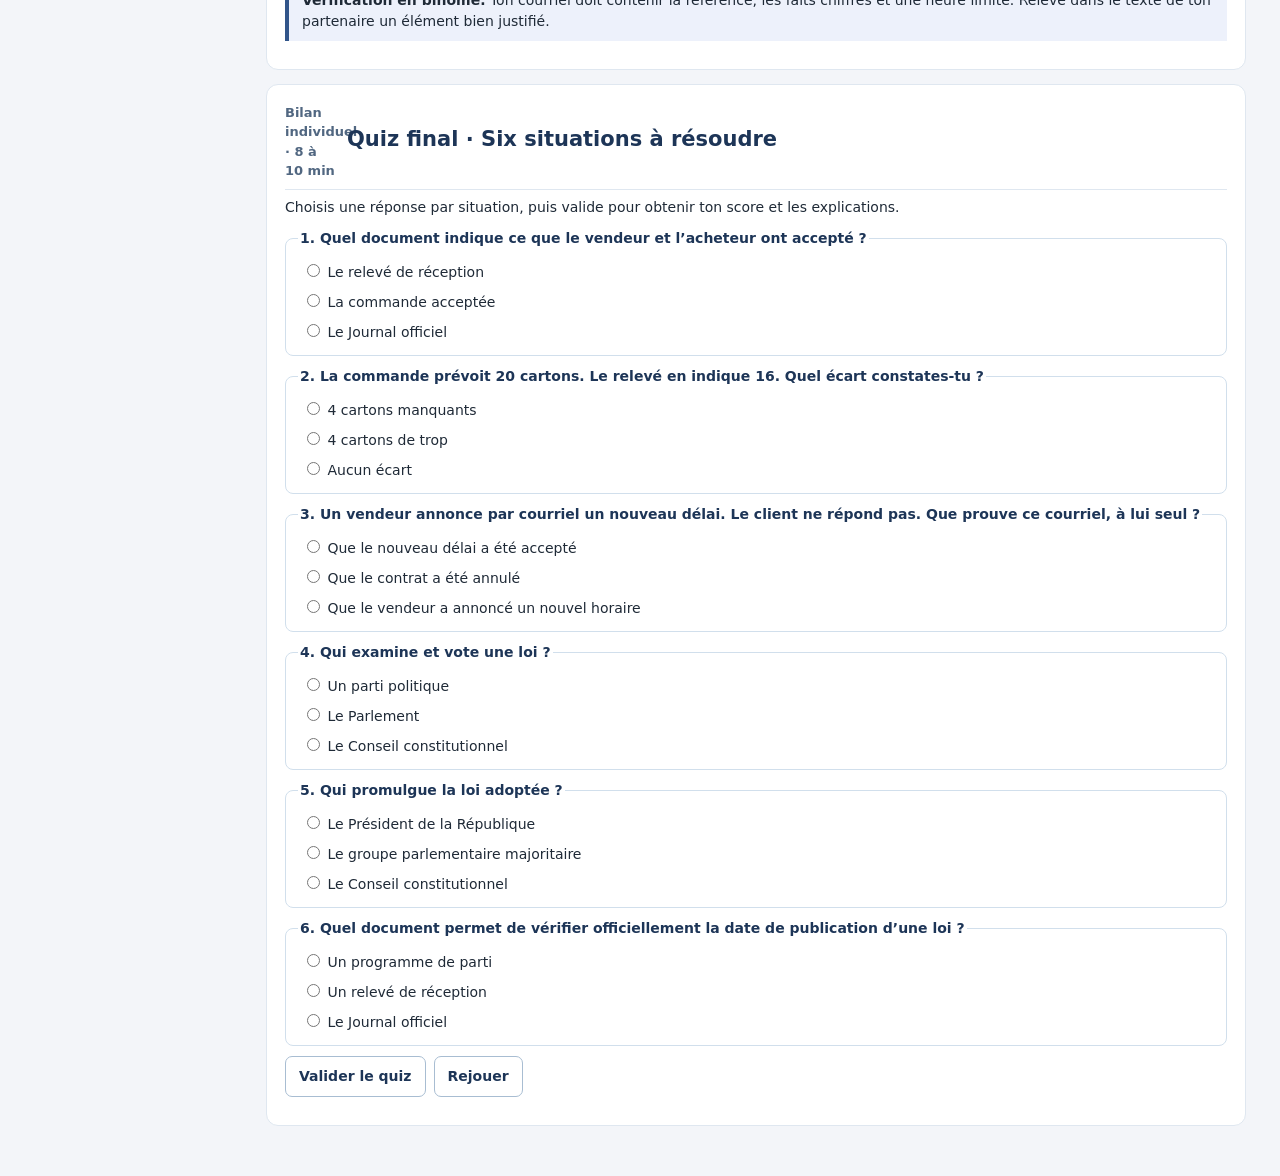
<file: eco-droit-contrat-institutions.html>
<!doctype html><html lang="fr"><meta charset="utf-8"><meta name="viewport" content="width=device-width,initial-scale=1"><title>Du contrat à la loi · Économie-droit GATL</title><style>@page{size:A4;margin:14mm 15mm}*{box-sizing:border-box}body{margin:0;background:#edf3f4;color:#182e3e;font:15px/1.47 Arial,sans-serif}main{max-width:850px;margin:auto;padding:24px}.page{background:white;padding:26px;margin:0 0 18px;border-radius:12px}header{border-top:7px solid #087e79;padding-top:12px}h1{font-size:30px;line-height:1.1;margin:8px 0 14px}h2{color:#086c69;font-size:21px;margin:17px 0 7px}h3{font-size:16px;margin:12px 0 3px}p,ol,ul{margin:7px 0 10px}li{margin:4px 0}table{border-collapse:collapse;width:100%;margin:9px 0 14px}td,th{border:1px solid #9cb1b7;padding:7px;text-align:left}th{background:#e4f2ef}.note{background:#edf6f4;border-left:4px solid #087e79;padding:9px 13px}.meta{color:#31586a;font-size:13px;font-weight:bold}.lines{display:block;width:100%;height:72px;padding:6px;resize:vertical;font:inherit;border:1px solid #96abb2;border-radius:4px}button{background:#086c69;color:white;border:0;border-radius:5px;padding:9px 13px;font:inherit;cursor:pointer;margin-right:8px}nav{margin-bottom:12px}a{color:#086c69}@media print{body{background:white;font-size:11pt;print-color-adjust:exact}main,.page{max-width:none;margin:0;padding:0}.page+.page{break-before:page}nav,textarea,#export-panel{display:none!important}.answer::after{content:'';display:block;height:72px;background:repeating-linear-gradient(white 0 17px,#a5b3b9 17px 18px)}h1{font-size:24pt}h2{font-size:15pt}table,.note{break-inside:avoid}}@media print{.answer:has(textarea[id="releve"])::after{height:108px}} </style><style>
:root{--ink:#11455c;--tint:#e9f3f8}main.ed{--ink:#31558a;--tint:#edf1fb}
.page{box-shadow:0 8px 28px #193c5020}.page header{border-color:var(--ink);display:grid;grid-template-columns:50px 1fr;gap:0 12px;align-items:center}.page header svg{width:50px;grid-row:span 2}.page header h1{margin:4px 0 9px}.page h2{color:var(--ink)}.page th,.page .note{background:var(--tint)}.page .note{border-color:var(--ink)}.intro{display:grid;grid-template-columns:1fr 148px;align-items:center;gap:12px}.intro svg{width:100%;max-width:148px}.flow{margin:9px 0 13px}.flow ol{list-style:none;display:grid;grid-template-columns:repeat(3,1fr);gap:6px;margin:0;padding:0}.flow li{margin:0;padding:6px;border:1px solid #9fb8ca;border-radius:6px;background:var(--tint);font-size:.9em}.flow strong{display:block;color:var(--ink)}.flow figcaption{font-size:.85em;margin-top:4px}.lines:focus{outline:2px solid var(--ink);outline-offset:2px}
@media screen and (max-width:520px){main{padding:9px}.page{padding:14px}.intro{grid-template-columns:1fr}.flow ol{grid-template-columns:1fr}}
@media print{.page{box-shadow:none;font-size:10.5pt;line-height:1.32}.page header{grid-template-columns:37px 1fr}.page header svg{width:37px}.intro{grid-template-columns:1fr 108px}.flow{break-inside:avoid}.page h2{margin:12px 0 5px}.page td,.page th{padding:5px}.note{padding:6px 9px}.flow li{padding:4px 6px}}
</style><style>
:root{--navy:#1d3557;--line:#dfe7f0;--orange:#ee8a2a;--muted:#516781}html{scroll-behavior:smooth}[hidden]{display:none!important}.game-paper{display:none}.page{scroll-margin-top:16px}body{background:#f3f5f9;color:#1f2a37;font:14px/1.5 Inter,system-ui,sans-serif}.shell{display:grid;grid-template-columns:232px minmax(0,1fr);min-height:100vh}.side{position:sticky;top:0;height:100vh;background:var(--navy);color:white;padding:20px 12px}.brand{display:flex;align-items:center;gap:10px;padding:0 8px 22px;font-weight:750;font-size:17px}.brand svg,.piece-mark svg,.with-icon svg{width:36px;height:36px;flex:none}.brand small,.side small{display:block;color:#d7e4f6;font-size:12px;font-weight:400}.nav-label,.side-info{padding:10px;border-top:1px solid #ffffff2b}.side nav a{display:block;color:#eef4fc;text-decoration:none;padding:9px 10px;border-radius:7px;margin:4px 0}.side nav a:hover,.side nav a:focus-visible{background:var(--orange);color:#172b43}.ed{max-width:none;margin:0;padding:0 clamp(12px,3vw,34px) 36px;min-width:0}.top{display:flex;gap:8px;flex-wrap:wrap;align-items:center;padding:15px 0;border-bottom:1px solid var(--line)}.top h1{margin:0;margin-right:auto;font-size:22px;color:var(--navy)}.chip{background:white;border:1px solid var(--line);border-radius:999px;padding:4px 9px;color:var(--navy)}button{background:white;border:1px solid #a8bdd2;color:var(--navy);border-radius:7px;font-weight:700;margin:0}button:hover:not(:disabled){background:#e9f1fa}button:disabled{opacity:.6;cursor:default}.mission{background:var(--navy);color:white;border-radius:13px;margin:16px 0;padding:18px;display:grid;grid-template-columns:1fr minmax(180px,34%);align-items:center;gap:16px}.mission h2{font-size:26px;margin:4px 0;color:white}.mission small{color:#ffd8ad;font-weight:700}.mission img{width:100%;height:130px;object-fit:cover;border-radius:8px}.hero-icon svg{width:100px}.page{border:1px solid var(--line);border-radius:12px;padding:18px;margin:14px 0;box-shadow:none}.page header{border-top:0;border-bottom:1px solid var(--line);padding:0 0 8px}.page header h1{font-size:21px;color:var(--navy)}.page h2{font-size:17px;color:var(--navy)}.meta{color:var(--muted)}.piece{border:1px solid #d0ddeb;border-radius:10px;overflow:hidden;margin:12px 0;padding:0 12px 7px}.piece-mark{background:#edf3fa;color:var(--navy);display:flex;align-items:center;gap:9px;padding:8px 12px;margin:0 -12px}.piece-mark span{margin-left:auto;color:#425a75}.with-icon{display:flex;align-items:center;gap:8px}.institution-flow{display:grid;grid-template-columns:repeat(3,minmax(0,1fr));gap:18px;margin:12px 0}.institution-flow label{border:1px solid #c7d7e8;border-radius:8px;padding:8px;font-weight:700}.institution-flow select{display:block;width:100%;padding:6px;margin-top:6px;font:inherit;color:#1d3557;border:1px solid #a8bdd2;border-radius:6px;background:white}.institution-flow label{position:relative;background:#edf3fb;color:var(--navy)}.institution-flow label:not(:last-child)::after{content:"→";position:absolute;right:-17px;top:40%;color:#99550d}.game-actions{display:flex;gap:8px;flex-wrap:wrap}.answer textarea{min-height:155px;border-radius:8px;padding:9px}.page td,.page th{border-color:#c9d7e6}a{color:#235c93}@media(max-width:620px){.institution-flow{grid-template-columns:1fr}}@media(max-width:740px){.shell{grid-template-columns:1fr}.side{position:static;height:auto;padding:10px}.side nav{display:flex;flex-wrap:wrap;margin:0}.brand{padding:0 0 5px}.side-info,.nav-label{display:none}.mission{grid-template-columns:1fr}.institution-flow label:not(:last-child)::after{display:none}}@media print{.shell{display:block}.side,.top,.mission,#ecoGame{display:none!important}.ed{padding:0}.page{padding:0;margin:0;border:0}.game{break-before:page}.game-paper{display:block}.institution-flow select{display:none}.institution-flow label::before{content:"Réponse : ____________________";display:block;margin-bottom:4px;font-weight:400}.piece{break-inside:avoid}.institution-flow label:not(:last-child)::after{display:none}}
.source-grid{display:grid;grid-template-columns:repeat(auto-fit,minmax(min(100%,210px),1fr));gap:10px;margin:14px 0}.source-card{border:1px solid #cbd7e4;border-radius:9px;padding:12px;background:#f6f9fd}.source-type{display:flex;gap:8px;align-items:center;color:#234668;font-size:12px;font-weight:750}.source-type b{background:#1d3557;color:#fff;border-radius:8px;padding:5px 7px}.source-card h2{margin:9px 0 4px}.source-card a{font-weight:700}.capsule video{display:block;width:min(100%,760px);height:auto;max-height:65vh;object-fit:contain;border-radius:9px;background:#1d3557}.capsule details{margin-top:10px}.question-card{border:1px solid #d1dfec;border-radius:8px;margin:10px 0;padding:8px 12px}.question-card legend{font-weight:750;color:#1d3557}.question-card label{display:block;padding:4px}.question-feedback[data-correct=true]{color:#17703d}.question-feedback[data-correct=false]{color:#8b451b}#finalScore{font-size:20px;font-weight:750;color:#1d3557}#clipboardNotice:empty{display:none}#clipboardNotice:not(:empty){position:sticky;top:0;z-index:5;background:#fff0de;color:#643708;padding:7px 10px;border-radius:7px}@media print{.capsule{display:none}.source-card,.question-card{break-inside:avoid}.question-feedback,#finalScore,#clipboardNotice,.game-actions{display:none!important}#quiz-final input{appearance:none;width:10pt;height:10pt;border:1px solid #222}} </style><body><div class="shell"><aside class="side"><div class="brand"><svg viewBox="0 0 36 36" aria-hidden="true"><rect width="36" height="36" rx="8" fill="#ee8a2a"/><path d="m8 13 10-5 10 5v10l-10 5-10-5zM8 13l10 5 10-5m-10 5v10m-5-18 10 5" fill="none" stroke="#1d3557" stroke-width="2" stroke-linejoin="round"/></svg><div>GATL<small>Château d’Épluches</small></div></div><div class="nav-label">Économie-droit</div><nav aria-label="Séquence"><a href="#contrat">1 · Lire le contrat</a><a href="#reponse">2 · Traiter le litige</a><a href="#institutions">3 · Comprendre les institutions</a><a href="#documents">4 · Documents officiels</a><a href="#jeu">5 · Mini-défi</a><a href="#mise-en-situation">6 · Mission express</a><a href="#quiz-final">7 · Quiz final</a></nav><div class="side-info"><strong>2BACGTL2</strong><small>20 novembre 2026</small></div></aside><main class="ed"><div class="top"><h1>Économie-droit</h1><span class="chip">2BACGTL2</span><button type="button" onclick="window.print()">Imprimer / Enregistrer en PDF</button><button type="button" id="export">Préparer mes réponses</button></div>
<section class="mission"><div><small>CAS VÉLO LIGNE · COMMANDE C048</small><h2>Du contrat à la loi</h2><p>Vérifie une livraison, réponds au vendeur et découvre qui décide des règles communes.</p></div><img src="[data-uri]" alt="Élèves en train d’analyser un dossier en équipe" decoding="async"></section><section class="page" id="eco-work"><h2>Enregistrer mon travail</h2><label for="eco-code">Mon code élève</label> <input id="eco-code" inputmode="numeric" autocomplete="off" spellcheck="false" maxlength="20"> <button type="button" id="eco-open">Ouvrir ma copie</button><p id="eco-state" role="status">Saisis le code transmis par ton professeur.</p><button type="button" id="eco-save" disabled>Enregistrer sur cet appareil</button> <button type="button" id="eco-download" disabled>Télécharger ma copie</button><p>Dépose le fichier téléchargé dans Pronote selon les consignes du professeur.</p><details><summary>Espace professeur</summary><p>Les noms et les notes sont enregistrés dans ce navigateur. Sauvegarde le registre pour les retrouver sur un autre appareil.</p><label for="eco-roster">Liste 2BACGTL2, un nom complet par ligne</label><textarea id="eco-roster" class="lines"></textarea><button type="button" id="eco-generate">Générer les codes</button> <button type="button" id="eco-registry">Sauvegarder le registre</button> <button type="button" id="eco-csv">Exporter les codes et les notes (CSV)</button><p><label for="eco-import">Importer des copies JSON ou restaurer un registre</label> <input type="file" id="eco-import" accept=".json,application/json" multiple></p><p id="eco-prof-status" role="status"></p><div style="overflow:auto"><table><thead><tr><th>Élève</th><th>Code</th><th>Quiz / 6</th><th>Note / 20</th><th>Copie</th></tr></thead><tbody id="eco-register"></tbody></table></div><details id="eco-review" hidden><summary>Réponses de la copie</summary><pre id="eco-review-text" style="white-space:pre-wrap"></pre></details></details></section><section class="page" id="export-panel" hidden><label for="export-text"><strong>Réponses à copier</strong></label><textarea id="export-text" class="lines" readonly></textarea><p>Sélectionne et copie ce texte pour le coller dans ton document.</p></section><section class="page capsule" aria-labelledby="capsuleTitle"><h2 id="capsuleTitle">Vidéo · La méthode et les notions à retenir</h2><p>Résumé vidéo NotebookLM · méthode du contrat et parcours de la loi. Le professeur peut charger le MP4 pour la projection.</p><video id="notebookVideo" controls playsinline preload="metadata" aria-label="Vidéo explicative NotebookLM" hidden></video><details><summary>Charger la vidéo pour la projection</summary><label for="notebookFile">Fichier MP4 NotebookLM</label> <input type="file" id="notebookFile" accept="video/mp4,.mp4"><p id="notebookStatus" role="status"></p></details><details><summary>Lire les quatre étapes de la vidéo</summary><ol><li>Repère les parties, la quantité et le délai dans la commande acceptée.</li><li>Compare la réception avec la commande et justifie ton constat.</li><li>Rédige un message avec la référence, les faits et une demande.</li><li>Le Parlement vote la loi. Les partis participent au débat et aux élections.</li></ol></details></section><p id="clipboardNotice" role="status"></p><section class="page" id="contrat"><header><svg viewBox="0 0 60 60" aria-hidden="true"><rect width="60" height="60" rx="12" fill="#31558a"/><path d="M18 12h17l9 9v27H18z M35 12v10h9m-20 7h14m-14 7h8m1 5 3 3 6-7" fill="none" stroke="white" stroke-width="2.6" stroke-linejoin="round" stroke-linecap="round"/></svg><div class="meta">2BACGTL2 · Économie-droit · 20 novembre 2026</div><h1>Lire les engagements d’un contrat</h1></header><div class="intro"><p>Le magasin Vélo Ligne achète des casques à la société Nord Équipement pour une opération commerciale qui démarre lundi matin. Le responsable te demande de vérifier ce qui a été convenu et ce qui a été exécuté.</p><svg viewBox="0 0 150 78" role="img" aria-label="Casque de vélo et commande"><rect width="150" height="78" rx="9" fill="#e9f3f8"/><path d="M12 48C15 9 59 11 81 45 60 40 46 58 16 55z" fill="#3a7eaa"/><path d="m34 56 7 11 10-2 7-14M24 39q16-13 35-6" fill="none" stroke="#163853" stroke-width="3"/><rect x="93" y="10" width="37" height="58" rx="4" fill="white" stroke="#31558a" stroke-width="2"/><path d="M100 24h22m-22 8h22m-22 8h15m-12 12 5 5 11-11" fill="none" stroke="#31558a" stroke-width="2.5"/></svg></div>
<div class="note"><strong>Pour lire un engagement</strong>, repère qui doit agir, ce qu’il doit faire et à quelle échéance. Distingue les clauses de l’accord des documents qui décrivent ce qui s’est passé.</div>
<figure class="flow"><ol><li><strong>1. Lire l’accord</strong>Repérer les engagements</li><li><strong>2. Contrôler</strong>Comparer le relevé à l’accord</li><li><strong>3. Écrire</strong>Citer l’écart et préciser la demande</li></ol><figcaption>De la commande au message professionnel.</figcaption></figure><div class="piece"><div class="piece-mark"><svg viewBox="0 0 36 36" aria-hidden="true"><rect width="36" height="36" rx="8" fill="#274b7a"/><g fill="none" stroke="white" stroke-width="1.7" stroke-linecap="round" stroke-linejoin="round"><path d="M5 21c0-9 6-14 14-14 7 0 12 5 13 12l-9 1-6 5H5zm9 4 3 5 7-3 3-7M10 18c3-5 7-6 13-6"/></g></svg><strong>Nord Équipement</strong><span>Commande C048</span></div><h2>Document A · Extrait de la commande acceptée C048</h2>
<table><tr><th scope="col">Rubrique</th><th scope="col">Engagement convenu</th></tr><tr><td>Vendeur</td><td>Nord Équipement</td></tr><tr><td>Acheteur</td><td>Vélo Ligne</td></tr><tr><td>Marchandise</td><td>60 casques Urban M à 24 € HT pièce</td></tr><tr><td>Livraison</td><td>Au magasin Vélo Ligne, vendredi 20 novembre avant 11 h</td></tr><tr><td>Règlement</td><td>L’acheteur règle la facture 30 jours après sa date d’émission.</td></tr></table></div>
<div class="piece"><div class="piece-mark"><svg viewBox="0 0 36 36" aria-hidden="true"><rect width="36" height="36" rx="8" fill="#274b7a"/><g fill="none" stroke="white" stroke-width="1.7" stroke-linecap="round" stroke-linejoin="round"><path d="M5 9h17v15H5zm17 7h5l4 5v3h-9"/><circle cx="11" cy="26" r="3" fill="white"/><circle cx="27" cy="26" r="3" fill="white"/></g></svg><strong>Vélo Ligne</strong><span>Réception au quai</span></div><h2>Document B · Relevé de réception</h2><p>Vendredi 20 novembre à 10 h 35 : 42 casques Urban M reçus. Le conducteur annonce oralement un complément lundi à 14 h. Aucun écrit ne confirme ce créneau.</p></div>
<h2>Étude en binôme · 22 min</h2>
<div class="answer"><label><strong>1. Parties, objet, montant convenu et engagement de chacune des parties</strong><textarea class="lines"></textarea></label></div>
<div class="answer"><label><strong>2. Compare la livraison avec l’accord. Cite un fait conforme et calcule l’écart.</strong><textarea class="lines"></textarea></label></div></section><section class="page" id="reponse"><header><svg viewBox="0 0 60 60" aria-hidden="true"><rect width="60" height="60" rx="12" fill="#31558a"/><path d="M18 12h17l9 9v27H18z M35 12v10h9m-20 7h14m-14 7h8m1 5 3 3 6-7" fill="none" stroke="white" stroke-width="2.6" stroke-linejoin="round" stroke-linecap="round"/></svg><div class="meta">2BACGTL2 · Économie-droit</div><h1>Rédiger une demande argumentée</h1></header>
<div class="piece"><div class="piece-mark"><svg viewBox="0 0 36 36" aria-hidden="true"><rect width="36" height="36" rx="8" fill="#274b7a"/><g fill="none" stroke="white" stroke-width="1.7" stroke-linecap="round" stroke-linejoin="round"><rect x="6" y="9" width="24" height="18" rx="3"/><path d="m7 11 11 9 11-9"/></g></svg><strong>Nord Équipement</strong><span>Courriel · 11 h 15</span></div><h2>Suite du cas C048</h2><p>Le vendeur écrit vendredi à 11 h 15 : « Nous vous proposons de livrer les casques restants lundi à 14 h. » Vélo Ligne souhaite les recevoir avant 9 h lundi, pour l’ouverture de son opération commerciale.</p></div>
<p class="note"><strong>Coup de pouce.</strong> Pour chaque affirmation, demande-toi si elle vient de l’accord initial, du relevé de réception ou d’une proposition du vendeur.</p>
<div class="answer"><label><strong>3. Rédige une réponse au vendeur : référence, faits vérifiés et demande précise.</strong><textarea class="lines"></textarea></label></div>
<h2>Exercice individuel · 15 min</h2><p>Autre commande, C049 : l’accord prévoit <strong>30 antivols à 18 € HT pièce</strong>, vendredi avant 15 h. Le relevé indique <strong>30 antivols reçus vendredi à 15 h 40</strong>. À 14 h, le vendeur avait écrit : « Nous prévoyons d’arriver vers 16 h. » L’acheteur n’a donné aucune réponse à ce message.</p>
<div class="answer"><label><strong>4. Indique le montant, l’engagement respecté et l’écart de délai. Explique ce que prouve le message du vendeur.</strong><textarea class="lines"></textarea></label></div>
<h2>Prolongement</h2><p>Si le relevé C049 indiquait 28 antivols à 14 h 40, réécris ton constat en distinguant l’heure, la quantité et la valeur HT du manquant.</p></section><section class="page" id="institutions"><header><div class="meta">2BACGTL2 · Économie-droit · 20 novembre 2026</div><h1>Qui décide dans la République ?</h1></header>
<p class="note"><strong>Point de départ.</strong> Vélo Ligne et Nord Équipement sont les <strong>parties au contrat</strong>. Un <strong>parti politique</strong> est une organisation qui défend des idées et participe à la vie électorale. Il peut soutenir un texte ou s’y opposer. Le <strong>Parlement</strong> est l’institution qui vote la loi.</p>
<h2 class="with-icon"><svg viewBox="0 0 36 36" aria-hidden="true"><rect width="36" height="36" rx="8" fill="#274b7a"/><g fill="none" stroke="white" stroke-width="1.7" stroke-linecap="round" stroke-linejoin="round"><path d="m5 13 13-7 13 7zM8 15v11m7-11v11m6-11v11m7-11v11M5 29h26"/></g></svg>Les institutions de la Ve République</h2>
<table><thead><tr><th>Acteur</th><th>Rôle dans la situation</th></tr></thead><tbody><tr><td>Gouvernement</td><td>Conduit la politique nationale. Il peut présenter un projet de loi.</td></tr><tr><td>Parlement</td><td>L’Assemblée nationale et le Sénat examinent, modifient et votent les lois.</td></tr><tr><td>Président de la République</td><td>Promulgue la loi adoptée.</td></tr><tr><td>Conseil constitutionnel</td><td>Peut contrôler la conformité du texte à la Constitution s’il est saisi.</td></tr></tbody></table>
<h2>5. Complète le parcours de la loi</h2><p>Exemple fictif. Une règle nationale de transparence sur les délais de livraison est proposée par le Gouvernement. Choisis l’acteur de chaque étape. Le schéma présente un parcours simplifié.</p>
<div class="institution-flow">
<label>Présente le projet<select id="law1"><option value="">Choisir…</option><option>Parlement</option><option>Président de la République</option><option>Gouvernement</option><option>Conseil constitutionnel</option></select></label>
<label>Examine et vote<select id="law2"><option value="">Choisir…</option><option>Conseil constitutionnel</option><option>Parlement</option><option>Gouvernement</option><option>Président de la République</option></select></label>
<label>Promulgue la loi<select id="law3"><option value="">Choisir…</option><option>Gouvernement</option><option>Conseil constitutionnel</option><option>Président de la République</option><option>Parlement</option></select></label>
</div><div class="answer"><label><strong>Si un contrôle de constitutionnalité est demandé avant la promulgation, qui peut l’effectuer ?</strong><textarea class="lines"></textarea></label></div>
<h2 class="with-icon"><svg viewBox="0 0 36 36" aria-hidden="true"><rect width="36" height="36" rx="8" fill="#a45d1a"/><g fill="none" stroke="white" stroke-width="1.7" stroke-linecap="round" stroke-linejoin="round"><path d="M7 17h22l3 5v8H4v-8zm4 5h14m-9-3-5-10 10-4 5 11"/></g></svg>6. Compare deux positions politiques</h2><p>Le parti fictif <strong>A</strong> veut obliger les vendeurs à annoncer un délai écrit pour mieux informer les clients. Le parti fictif <strong>B</strong> préfère une règle plus souple pour limiter les contraintes des petits commerces.</p>
<div class="answer"><label><strong>Quel intérêt chaque parti défend-il ? Qui votera le texte ?</strong><textarea class="lines"></textarea></label></div>
<div class="answer"><label><strong>En une phrase, distingue la loi, le contrat C048 et un parti politique.</strong><textarea class="lines"></textarea></label></div>
<p class="meta">Repères officiels · <a href="https://www.legifrance.gouv.fr/loda/texte_lc/LEGITEXT000006071194/">Constitution, articles 4, 10, 20, 24, 39 et 61</a> · <a href="https://www.legifrance.gouv.fr/codes/article_lc/LEGIARTI000032040777/">Code civil, article 1103</a></p></section><section class="page" id="documents"><header><div class="meta">Enquête documentaire · 15 à 18 min</div><h1>Retrouver les traces d’une vraie loi</h1></header><p>Ton Chromebook fait partie de ce sujet. En 2021, le Parlement a examiné une proposition visant à réduire l’empreinte environnementale du numérique. En binôme, confronte les trois documents.</p><div class="source-grid"><article class="source-card"><div class="source-type"><b aria-hidden="true">01</b>Assemblée nationale</div><h2>Dossier législatif</h2><p>Le parcours de la proposition sur l’empreinte environnementale du numérique.</p><a href="https://www.assemblee-nationale.fr/dyn/15/dossiers/DLR5L15N40696" target="_blank" rel="noopener">Consulter le document officiel</a></article><article class="source-card"><div class="source-type"><b aria-hidden="true">02</b>Assemblée nationale</div><h2>Scrutin public n° 3816</h2><p>Le vote de l’Assemblée en première lecture, le 10 juin 2021. Consulte les résultats et les votes par groupe.</p><a href="https://questions.assemblee-nationale.fr/dyn/15/scrutins/3816" target="_blank" rel="noopener">Consulter le document officiel</a></article><article class="source-card"><div class="source-type"><b aria-hidden="true">03</b>Journal officiel · Légifrance</div><h2>Loi n° 2021-1485</h2><p>La loi est datée du 15 novembre 2021 et publiée au Journal officiel du 16 novembre.</p><a href="https://www.legifrance.gouv.fr/loda/id/LEGIARTI000044328463/" target="_blank" rel="noopener">Consulter le document officiel</a></article></div><div class="answer"><label><strong>7. Sur le scrutin, relève les voix pour, les voix contre et les abstentions. Pourquoi ce vote n’est-il pas la date de publication de la loi ?</strong><textarea class="lines"></textarea></label></div><div class="answer"><label><strong>8. Le dossier parle d’une proposition de loi. Que t’indique ce mot sur l’origine du texte ? Retrouve et distingue la date de la loi et la date du Journal officiel.</strong><textarea class="lines"></textarea></label></div><div class="answer"><label><strong>9. En deux phrases, explique la différence entre un parti politique, un groupe parlementaire et l’Assemblée nationale.</strong><textarea class="lines"></textarea></label></div><p class="note"><strong>Indice.</strong> Un groupe parlementaire réunit des élus d’une assemblée. Il peut compter des élus de plusieurs partis. Consulte les documents pour justifier la différence avec une institution.</p></section><section class="page game" id="jeu"><header><div class="meta">Entraînement · 5 minutes</div><h1>Mini-défi · Qui parle ?</h1></header><p>Classe trois situations nouvelles. Tu peux rejouer pour vérifier que tu sais les distinguer.</p><div id="ecoGame"><p id="gameProgress"></p><h2 id="gamePrompt" tabindex="-1"></h2><div class="game-actions"><button type="button" data-choice="contrat">Une partie au contrat</button><button type="button" data-choice="parti">Un parti politique</button><button type="button" data-choice="institution">Une institution</button></div><p id="gameFeedback" role="status"></p><button type="button" id="gameNext" hidden>Situation suivante</button></div><div class="game-paper"><ol><li>Un client réclame les 18 casques restant à livrer.</li><li>Une formation présente son programme pour les prochaines élections.</li><li>Le Sénat examine un amendement.</li></ol><p>Pour chaque situation, indique si l’acteur est une partie au contrat, un parti politique ou une institution.</p></div></section><section class="page" id="mise-en-situation"><header><div class="meta">Mise en situation · 12 à 15 min</div><h1>Mission express · Sauver l’ouverture du stand</h1></header><p>Le stand de Vélo Ligne ouvre à 15 h. À deux, l’un contrôle les pièces et l’autre rédige la réponse. Puis relisez ensemble.</p><div class="source-grid"><article class="source-card"><div class="source-type">PIÈCE 1 · COMMANDE C050 ACCEPTÉE</div><h2>Ce qui a été convenu</h2><p>24 feux arrière, réf. F24, à 15 € HT pièce. Livraison vendredi avant 14 h.</p></article><article class="source-card"><div class="source-type">PIÈCE 2 · RELEVÉ DE RÉCEPTION</div><h2>Ce qui est arrivé</h2><p>Vendredi à 13 h 40, 20 feux arrière F24 reçus, tous en bon état.</p></article><article class="source-card"><div class="source-type">PIÈCE 3 · COURRIEL DU VENDEUR</div><h2>Ce qui est proposé</h2><p>À 13 h 50, le vendeur propose d’apporter le reste à 16 h. Vélo Ligne n’a pas encore répondu.</p></article></div>
<div class="answer"><label><strong>10. Donne un fait conforme, le nombre de feux manquants et leur valeur HT. Cite les pièces utilisées.</strong><textarea class="lines"></textarea></label></div>
<div class="answer"><label><strong>11. Le créneau de 16 h a-t-il été accepté ? Rédige un courriel de trois à cinq lignes pour demander une solution avant l’ouverture du stand.</strong><textarea class="lines"></textarea></label></div>
<p class="note"><strong>Vérification en binôme.</strong> Ton courriel doit contenir la référence, les faits chiffrés et une heure limite. Relève dans le texte de ton partenaire un élément bien justifié.</p></section><section class="page game" id="quiz-final"><header><div class="meta">Bilan individuel · 8 à 10 min</div><h1>Quiz final · Six situations à résoudre</h1></header><p>Choisis une réponse par situation, puis valide pour obtenir ton score et les explications.</p><form id="ecoFinalQuiz"><fieldset class="question-card"><legend>1. Quel document indique ce que le vendeur et l’acheteur ont accepté ?</legend><label><input type="radio" name="quiz0" value="0" required> Le relevé de réception</label><label><input type="radio" name="quiz0" value="1" required> La commande acceptée</label><label><input type="radio" name="quiz0" value="2" required> Le Journal officiel</label><p class="question-feedback" hidden></p></fieldset><fieldset class="question-card"><legend>2. La commande prévoit 20 cartons. Le relevé en indique 16. Quel écart constates-tu ?</legend><label><input type="radio" name="quiz1" value="0" required> 4 cartons manquants</label><label><input type="radio" name="quiz1" value="1" required> 4 cartons de trop</label><label><input type="radio" name="quiz1" value="2" required> Aucun écart</label><p class="question-feedback" hidden></p></fieldset><fieldset class="question-card"><legend>3. Un vendeur annonce par courriel un nouveau délai. Le client ne répond pas. Que prouve ce courriel, à lui seul ?</legend><label><input type="radio" name="quiz2" value="0" required> Que le nouveau délai a été accepté</label><label><input type="radio" name="quiz2" value="1" required> Que le contrat a été annulé</label><label><input type="radio" name="quiz2" value="2" required> Que le vendeur a annoncé un nouvel horaire</label><p class="question-feedback" hidden></p></fieldset><fieldset class="question-card"><legend>4. Qui examine et vote une loi ?</legend><label><input type="radio" name="quiz3" value="0" required> Un parti politique</label><label><input type="radio" name="quiz3" value="1" required> Le Parlement</label><label><input type="radio" name="quiz3" value="2" required> Le Conseil constitutionnel</label><p class="question-feedback" hidden></p></fieldset><fieldset class="question-card"><legend>5. Qui promulgue la loi adoptée ?</legend><label><input type="radio" name="quiz4" value="0" required> Le Président de la République</label><label><input type="radio" name="quiz4" value="1" required> Le groupe parlementaire majoritaire</label><label><input type="radio" name="quiz4" value="2" required> Le Conseil constitutionnel</label><p class="question-feedback" hidden></p></fieldset><fieldset class="question-card"><legend>6. Quel document permet de vérifier officiellement la date de publication d’une loi ?</legend><label><input type="radio" name="quiz5" value="0" required> Un programme de parti</label><label><input type="radio" name="quiz5" value="1" required> Un relevé de réception</label><label><input type="radio" name="quiz5" value="2" required> Le Journal officiel</label><p class="question-feedback" hidden></p></fieldset><div class="game-actions"><button type="submit">Valider le quiz</button><button type="reset">Rejouer</button></div><p id="finalScore" role="status" tabindex="-1"></p></form></section></main></div><script>document.getElementById('export').onclick = () => {const fields = [...document.querySelectorAll('.answer textarea')]; const body = document.title + '\n\n' + fields.map(f => f.previousElementSibling.textContent + '\n' + f.value).concat([...document.querySelectorAll('.institution-flow select')].map(f=>f.parentElement.firstChild.textContent.trim()+'\n'+f.value)).join('\n\n');const panel = document.getElementById('export-panel'); panel.hidden = false; const output = document.getElementById('export-text'); output.value = body; output.focus(); output.select();};
const gameCases=[
  ["Un client réclame les 18 casques restant à livrer.","contrat","Le client est engagé dans l’accord de vente."],
  ["Une formation présente son programme pour les prochaines élections.","parti","Un parti prépare un programme et participe à la vie électorale."],
  ["Le Sénat examine un amendement.","institution","Le Sénat est l’une des deux assemblées du Parlement."]
];
const gamePrompt=document.getElementById("gamePrompt");
const gameFeedback=document.getElementById("gameFeedback");
const gameNext=document.getElementById("gameNext");
const gameProgress=document.getElementById("gameProgress");
const answers=[...document.querySelectorAll("#ecoGame [data-choice]")];
let gameIndex=0,gameScore=0;
function showGame(){
  gameProgress.textContent="Situation "+(gameIndex+1)+" / "+gameCases.length;
  gamePrompt.textContent=gameCases[gameIndex][0];
  gameFeedback.textContent="";
  gameNext.hidden=true;
  for(const button of answers){button.hidden=false;button.disabled=false;}
}
for(const button of answers)button.onclick=()=>{
  const [,correct,explanation]=gameCases[gameIndex];
  const success=button.dataset.choice===correct;
  if(success)gameScore++;
  gameFeedback.textContent=(success?"Bien joué. ":"À revoir. ")+explanation;
  for(const answer of answers)answer.disabled=true;
  gameNext.textContent=gameIndex===gameCases.length-1?"Voir mon résultat":"Situation suivante";
  gameNext.hidden=false;
  gameNext.focus();
};
gameNext.onclick=()=>{
  if(gameIndex===gameCases.length){gameIndex=0;gameScore=0;showGame();gamePrompt.focus();return;}
  gameIndex++;
  if(gameIndex<gameCases.length){showGame();gamePrompt.focus();return;}
  gameProgress.textContent="Mini-défi terminé";
  gamePrompt.textContent=gameScore+" / "+gameCases.length;
  gameFeedback.textContent="";
  for(const button of answers)button.hidden=true;
  gameNext.textContent="Rejouer";
  gamePrompt.focus();
};
showGame();

const finalQuiz=document.getElementById("ecoFinalQuiz");
const quizKey=[[1,"La commande acceptée décrit l’accord initial."],[0,"20 − 16 = 4 cartons manquants."],[2,"Le courriel atteste une annonce. Les pièces ne montrent pas l’accord de l’acheteur."],[1,"Le Parlement est composé de l’Assemblée nationale et du Sénat."],[0,"La promulgation relève du Président de la République."],[2,"La publication figure au Journal officiel."]];
const scoreOutput=document.getElementById("finalScore");
finalQuiz.onsubmit=event=>{
  event.preventDefault();
  const selected=new FormData(finalQuiz);
  let score=0;
  finalQuiz.querySelectorAll(".question-card").forEach((card,index)=>{
    const [correct,explanation]=quizKey[index];
    const right=selected.get("quiz"+index)===String(correct);
    if(right)score++;
    const feedback=card.querySelector(".question-feedback");
    feedback.textContent=(right?"✓ Bonne réponse. ":"À revoir. ")+explanation;
    feedback.dataset.correct=String(right);
    feedback.hidden=false;
  });
  scoreOutput.textContent="Résultat : "+score+" / "+quizKey.length;
  scoreOutput.focus();
};
finalQuiz.onreset=()=>{
  for(const feedback of finalQuiz.querySelectorAll(".question-feedback"))feedback.hidden=true;
  scoreOutput.textContent="";
};
const notice=document.getElementById("clipboardNotice");
for(const action of ["copy","cut","paste","drop"]){
  document.querySelector("main.ed").addEventListener(action,event=>{
    if(!(event.target instanceof Element)||event.target.closest("#export-panel"))return;
    const selection=window.getSelection();
    const origin=selection?.anchorNode?.parentElement;
    const isCopy=action==="copy"||action==="cut";
    if(isCopy?!event.target.closest(".page")&&!origin?.closest(".page:not(#export-panel)"):!event.target.matches(".answer textarea"))return;
    event.preventDefault();
    notice.textContent="Le copier-coller est désactivé dans les exercices. Saisis ta réponse au clavier.";
  });
}
const notebookVideo=document.getElementById("notebookVideo");
const notebookStatus=document.getElementById("notebookStatus");
let notebookUrl;
document.getElementById("notebookFile").onchange=event=>{
  const file=event.target.files[0];
  if(!file)return;
  if(notebookUrl)URL.revokeObjectURL(notebookUrl);
  notebookUrl=URL.createObjectURL(file);
  notebookVideo.src=notebookUrl;
  notebookVideo.hidden=false;
  notebookStatus.textContent="";
};
notebookVideo.onerror=()=>{notebookStatus.textContent="Lecture impossible. Sélectionne le fichier MP4 exporté depuis NotebookLM.";};

(()=>{
const byId = id => document.getElementById('eco-' + id);
const codePattern = /^(?:[1-9]\d{0,3}|ED-[A-F0-9]{10})$/;
const prefix = 'eco-contrat-2bacgtl2-v1:';
const fields = Array.from(document.querySelectorAll('.answer textarea, .institution-flow select'));
const questions = fields.map(field => field.closest('label')?.textContent.trim() || '');
const score = picks => picks.length === quizKey.length && picks.every(pick => /^[0-2]$/.test(pick))
  ? picks.filter((pick, i) => pick === String(quizKey[i][0])).length : null;
let active = '';
let registry = {};
try { registry = JSON.parse(localStorage.getItem(prefix + 'registre')) || {}; } catch {}
const profStatus = message => { byId('prof-status').textContent = message; };
const state = message => { byId('state').textContent = message; };
function write(key, value) {
  try { localStorage.setItem(prefix + key, JSON.stringify(value)); return true; }
  catch { return false; }
}
function download(name, type, value) {
  const url = URL.createObjectURL(new Blob([value], {type}));
  const link = document.createElement('a');
  link.href = url;
  link.download = name;
  link.click();
  setTimeout(() => URL.revokeObjectURL(url), 1000);
}
function capture() {
  return {kind:'eco-contrat-copie-v1', code:active, date:new Date().toISOString(),
    answers:fields.map(field => field.value),
    picks:quizKey.map((_, i) => finalQuiz.elements['quiz'+i].value)};
}
function validCopy(copy) {
  return copy?.kind === 'eco-contrat-copie-v1' && codePattern.test(copy.code)
    && Number.isFinite(Date.parse(copy.date)) && Array.isArray(copy.answers)
    && copy.answers.length === fields.length && copy.answers.every(answer => typeof answer === 'string')
    && Array.isArray(copy.picks) && copy.picks.length === quizKey.length
    && copy.picks.every(pick => typeof pick === 'string' && /^(|[0-2])$/.test(pick));
}
function saveCopy() {
  if (!active) return;
  state(write(active, capture()) ? 'Copie ' + active + ' enregistrée sur cet appareil.'
    : 'Stockage indisponible. Télécharge ta copie pour la conserver.');
}
byId('open').onclick = () => {
  const code = byId('code').value.trim().toUpperCase();
  if (!codePattern.test(code)) return state('Saisis le numéro transmis par ton professeur.');
  if (active === code) return saveCopy();
  if (active) saveCopy();
  let saved;
  try { saved = JSON.parse(localStorage.getItem(prefix + code)); } catch {}
  const keep = validCopy(saved) && saved.code === code;
  if (!active && !keep && [...capture().answers, ...capture().picks].some(Boolean)) {
    active = code;
  } else {
    active = code;
    finalQuiz.reset();
    fields.forEach((field, i) => {
      if (keep) field.value = saved.answers[i];
      else if (field.tagName === 'SELECT') field.selectedIndex = 0;
      else field.value = '';
    });
    if (keep) saved.picks.forEach((value, i) => { finalQuiz.elements['quiz'+i].value = value; });
  }
  byId('code').value = code;
  byId('save').disabled = byId('download').disabled = false;
  saveCopy();
};
byId('code').onkeydown = event => { if (event.key === 'Enter') byId('open').click(); };
for (const field of fields) field.addEventListener('input', saveCopy);
finalQuiz.addEventListener('change', saveCopy);
finalQuiz.addEventListener('reset', () => setTimeout(saveCopy, 0));
byId('save').onclick = saveCopy;
byId('download').onclick = () => {
  if (!active) return;
  const copy = capture();
  saveCopy();
  download('Copie-eco-droit-' + active + '.json', 'application/json', JSON.stringify(copy, null, 2));
};
function persistRegistry(message) {
  profStatus(write('registre', registry) ? message : 'Stockage indisponible. Sauvegarde le registre avant de fermer.');
}
function renderRegistry() {
  const table = byId('register');
  table.replaceChildren();
  for (const [code, record] of Object.entries(registry).sort((a,b) => a[1].name.localeCompare(b[1].name,'fr'))) {
    const row = table.insertRow();
    row.insertCell().textContent = record.name;
    row.insertCell().textContent = code;
    row.insertCell().textContent = record.copy ? (score(record.copy.picks) ?? 'Incomplet') : '—';
    const note = document.createElement('input');
    note.type = 'number'; note.min = '0'; note.max = '20'; note.step = '0.25';
    note.value = record.grade ?? '';
    note.setAttribute('aria-label','Note sur 20 pour ' + record.name);
    note.onchange = () => {
      if (!note.validity.valid) { note.reportValidity(); note.value = record.grade ?? ''; return; }
      record.grade = note.value === '' ? null : Number(note.value);
      persistRegistry('Note enregistrée.');
    };
    row.insertCell().append(note);
    const cell = row.insertCell();
    if (!record.copy) { cell.textContent = 'En attente'; continue; }
    const view = document.createElement('button');
    view.type = 'button';
    view.textContent = 'Lire';
    view.onclick = () => {
      byId('review-text').textContent = record.name + '\n\n' + record.copy.answers.map((answer,i) => questions[i]+'\n'+answer).join('\n\n');
      const panel = byId('review');
      panel.hidden = false; panel.open = true;
      panel.scrollIntoView({block:'nearest'});
    };
    cell.append(view);
  }
}
byId('generate').onclick = () => {
  const names = [...new Set(byId('roster').value.split(/\r?\n/).map(name => name.trim()).filter(Boolean))];
  if (!names.length) return profStatus('Colle un nom complet par ligne.');
  const existing = new Set(Object.values(registry).map(record => record.name.toLocaleLowerCase('fr')));
  let added = 0;
  for (const name of names) {
    const normalized = name.toLocaleLowerCase('fr');
    if (existing.has(normalized)) continue;
    let number = 1;
    while (Object.hasOwn(registry, String(number))) number++;
    const code = String(number);
    registry[code] = {name, grade:null};
    existing.add(normalized);
    added++;
  }
  byId('roster').value = '';
  persistRegistry(added + ' code(s) généré(s). Transmets chaque code à son élève.');
  renderRegistry();
};
byId('registry').onclick = () => download('Registre-professeur-eco-droit.json','application/json',
  JSON.stringify({kind:'eco-contrat-registre-v1',registry}, null, 2));
byId('csv').onclick = () => {
  const quote = value => {
    const text = String(value ?? '');
    return '"' + (/^[\s]*[=+@\-]/.test(text) ? "'" : '') + text.replaceAll('"','""') + '"';
  };
  const rows = Object.entries(registry).map(([code, record]) => [record.name, code,
    record.copy ? score(record.copy.picks) : '', record.grade === null ? '' : String(record.grade).replace('.',',')]);
  download('Codes-et-notes-eco-droit.csv','text/csv;charset=utf-8','\uFEFF' +
    [['Élève','Code','Quiz / 6','Note / 20'], ...rows].map(row => row.map(quote).join(';')).join('\r\n'));
};
byId('import').onchange = async event => {
  const files = Array.from(event.target.files);
  let imported = 0;
  const skipped = [];
  for (const file of files) {
    try {
      const data = JSON.parse(await file.text());
      if (validCopy(data) && Object.hasOwn(registry,data.code)) {
        const record = registry[data.code];
        if (!record.copy || Date.parse(data.date) >= Date.parse(record.copy.date)) record.copy = data;
        else { skipped.push(file.name + ' (copie plus ancienne)'); continue; }
      } else if (data?.kind === 'eco-contrat-registre-v1' && data.registry && typeof data.registry === 'object') {
        for (const [code, record] of Object.entries(data.registry)) {
          if (!codePattern.test(code) || typeof record?.name !== 'string' || !record.name.trim()) continue;
          const grade = record.grade;
          const saved = registry[code];
          if (saved && saved.name !== record.name) continue;
          const copy = validCopy(record.copy) && record.copy.code === code ? record.copy : null;
          registry[code] = {name:record.name, grade:saved?.grade ?? (Number.isFinite(grade) && grade >= 0 && grade <= 20 ? grade : null),
            copy:saved?.copy && (!copy || Date.parse(saved.copy.date) >= Date.parse(copy.date)) ? saved.copy : copy};
        }
      } else { skipped.push(file.name + ' (format ou code inconnu)'); continue; }
      imported++;
    } catch { skipped.push(file.name + ' (fichier illisible)'); }
  }
  event.target.value = '';
  persistRegistry(imported + ' fichier(s) importé(s).' + (skipped.length ? ' Ignorés : ' + skipped.join(', ') : ''));
  renderRegistry();
};
renderRegistry();
})();</script></body></html>
</file>
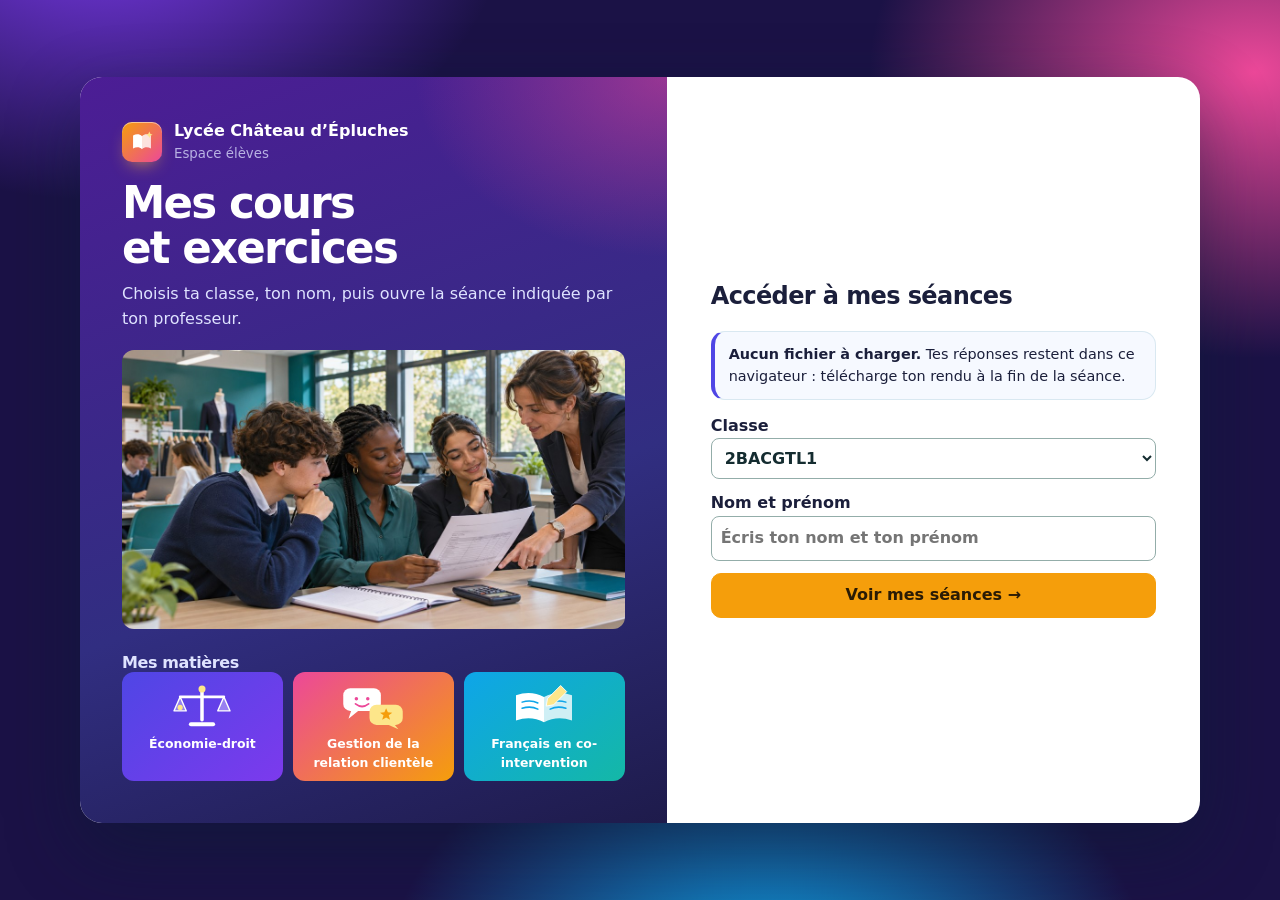
<file: GATL-eleves.html>
<!doctype html>
<html lang="fr"><head><meta charset="utf-8"><meta name="viewport" content="width=device-width,initial-scale=1">
<title>Cours de M. Khadiri · Lycée professionnel</title><style>*{box-sizing:border-box}body{margin:0;background:#f1f5f4;color:#142c30;font:16px/1.6 system-ui,sans-serif}header{background:#143c41;color:#fff;padding:18px max(18px,calc((100vw - 1080px)/2));display:flex;flex-wrap:wrap;justify-content:space-between;gap:8px}header span{color:#d4eeeb}main,footer{width:min(1080px,calc(100% - 32px));margin:24px auto}h1,h2,h3{line-height:1.2}h1{font-size:clamp(1.8rem,5vw,3rem);margin:.3em 0}h2{margin-top:0}p{margin:.65em 0}.card,details{background:#fff;border:1px solid #d4e1de;border-radius:16px;padding:clamp(16px,3vw,28px);margin:14px 0}.lead{background:#e0f0ea;border-color:#b4d7ca}.muted,.meta{color:#455e60}.grid{display:grid;grid-template-columns:repeat(auto-fit,minmax(min(100%,280px),1fr));gap:14px}.grid .card{margin:0}.row{display:flex;flex-wrap:wrap;align-items:end;gap:12px}button{font:inherit;font-weight:700;border-radius:10px;border:1px solid #a8c0bc;background:white;color:#143c41;padding:9px 14px;cursor:pointer}button.primary{background:#12665d;color:white;border-color:#12665d}button:disabled{opacity:.55;cursor:default}button:hover:not(:disabled){filter:brightness(.95)}:focus-visible{outline:3px solid #c36b1c;outline-offset:3px}label{display:block;font-weight:650}input,select,textarea{display:block;max-width:100%;padding:9px;border:1px solid #93ada9;border-radius:8px;background:#fff;color:#142c30;font:inherit}textarea{width:100%;margin:8px 0;resize:vertical}summary{cursor:pointer;font-weight:750}progress{width:100%;accent-color:#12665d}table{border-collapse:collapse;width:100%;margin:12px 0}td,th{padding:8px;border:1px solid #cbdad6;text-align:left;vertical-align:top}th{background:#e7efed}.scroll{overflow:auto}.repere,.contexte{padding:10px 14px;background:#edf5f3;border-left:3px solid #217267}svg,img{max-width:100%;height:auto}.documents>:first-child,.documents>h2,.documents>h2+p{display:none}.guide{display:grid;grid-template-columns:minmax(0,1.1fr) minmax(0,1fr);gap:16px;align-items:start}.guide>*{min-width:0}.question{font-size:1.12rem}.answer{white-space:pre-wrap;overflow-wrap:anywhere}.warning{color:#7c3d09}footer{font-weight:650}pre{white-space:pre-wrap}@media(max-width:760px){.guide{grid-template-columns:1fr}}@media print{header,footer,.no-print,button{display:none!important}main{width:100%;margin:0}.card{border:0;padding:0}}
.welcome{display:grid;grid-template-columns:1fr 1.2fr;border-radius:24px;overflow:hidden;background:#142d43;color:#fff;min-height:300px}.welcome-copy{padding:clamp(25px,5vw,55px);align-self:center}.welcome-copy h1{font-size:clamp(2.5rem,5vw,4.2rem);line-height:1;letter-spacing:-.045em}.welcome-copy p{color:#dce8f0;max-width:32ch}.welcome-photo{background-position:center;background-size:cover;min-height:220px}.home-grid{display:grid;grid-template-columns:2fr 1fr;gap:16px}.teacher-entry{background:#eaf1f7}.teacher-heading{margin:22px 0}.teacher-heading p{color:#4a6170}.teacher-nav{margin:18px 0;gap:6px}.stats{display:grid;grid-template-columns:repeat(auto-fit,minmax(min(100%,150px),1fr));gap:12px;margin:16px 0}.stats div{display:grid;gap:3px;background:white;border:1px solid #d4e1de;border-radius:14px;padding:14px 18px}.stats strong{font-size:1.8rem;color:#12665d;line-height:1.15}.stats span{color:#455e60}.grade{display:inline-block;border-radius:8px;padding:2px 8px;background:#dcefe8;color:#07584d;font-weight:700;white-space:nowrap}.grade.pending{background:#fff0d7;color:#784214}.card{box-shadow:0 5px 16px #142d4309}h1,h2{letter-spacing:-.025em}@media(max-width:680px){.welcome,.home-grid{grid-template-columns:1fr}.welcome-photo{min-height:190px}.home-grid{gap:0}}
.welcome-photo{background-image:url([data-uri])}</style><style>
:root{--navy:#1E1B4B;--indigo:#4F46E5;--gold:#F59E0B;--ink:#2A1B05;--bg:#F5F6FE;--line:#E1E4F2;--txt:#1B1F3B;--mut:#454D73;--ok:#10B981;--r:14px;--r-lg:20px;--sh1:0 1px 2px rgba(30,27,75,.06),0 2px 10px -4px rgba(30,27,75,.08);--sh2:0 4px 10px rgba(30,27,75,.06),0 18px 40px -22px rgba(30,27,75,.35)}
body{background:var(--bg);color:var(--txt);font:16px/1.55 Inter,system-ui,-apple-system,"Segoe UI",sans-serif}
header{position:sticky;top:0;z-index:20;align-items:center;background:rgba(255,255,255,.86);-webkit-backdrop-filter:saturate(1.4) blur(14px);backdrop-filter:saturate(1.4) blur(14px);color:var(--txt);border-bottom:1px solid var(--line)}
header>span{color:var(--mut)}
.school-brand{display:flex;align-items:center;gap:12px;font-weight:700}
.school-brand small{display:block;opacity:.75;font-weight:400}
.brand-mark{display:grid;place-items:center;width:40px;height:40px;flex:none;background:#f6b84a;border-radius:10px;box-shadow:0 8px 18px -8px rgba(242,169,59,.9),inset 0 1px 0 rgba(255,255,255,.5)}
.welcome{border-radius:22px;box-shadow:0 26px 72px -30px rgba(30,27,75,.6);background:radial-gradient(420px 300px at 100% 0%,rgba(236,72,153,.5),transparent 60%),linear-gradient(160deg,#4C1D95,#312E81 60%,#1E1B4B)}
.welcome-copy{display:grid;gap:14px;align-content:center}
.welcome-copy h1{margin:0}.welcome-copy p{color:#dfe3ff;margin:0}
.welcome .school-brand small{color:#dfe3ff}
.workflow-label{margin:6px 0 0;font-size:1rem;color:#dfe3ff}
.workflow{display:grid;grid-template-columns:repeat(3,minmax(0,1fr));gap:10px;padding:0;margin:0;list-style:none}
.workflow li{text-align:center;background:#ffffff14;border:1px solid #ffffff27;border-radius:9px;padding:8px 4px;font-size:.8rem}
.workflow li span{display:block;font-size:1.25rem}
.lcard{max-width:760px;margin:18px auto 0;box-shadow:var(--sh2)}
.tabs2{display:grid;grid-template-columns:1fr 1fr;gap:6px;background:#eef0fb;padding:4px;border-radius:10px;margin-bottom:16px}
.tabs2 button{border:0;background:none;padding:9px;border-radius:7px;font-weight:600;color:var(--mut)}
.tabs2 button.on{background:#fff;color:var(--txt);box-shadow:0 1px 3px rgba(0,0,0,.12)}
.help{background:#f6f9ff;border:1px solid #d9e8f1;border-left:4px solid var(--indigo);border-radius:var(--r);padding:11px 14px;font-size:.9rem;margin:0 0 14px}
button{border-color:#cdd5e1;border-radius:10px;color:var(--navy);min-height:42px}
button.primary{background:var(--gold);border-color:var(--gold);color:var(--ink)}
:focus-visible{outline:3px solid var(--indigo);outline-offset:3px}
.card,details{border-color:var(--line);border-radius:var(--r-lg);box-shadow:var(--sh1)}
.lead{background:linear-gradient(180deg,#FFFCF4,#fff);border-color:var(--line);border-left:4px solid var(--gold)}
.muted,.meta{color:var(--mut)}
progress{height:9px;border:0;border-radius:99px;overflow:hidden;-webkit-appearance:none;appearance:none;background:#e8eef3;accent-color:var(--ok)}
progress::-webkit-progress-bar{background:#e8eef3;border-radius:99px}
progress::-webkit-progress-value{background:var(--ok);border-radius:99px}
progress::-moz-progress-bar{background:var(--ok);border-radius:99px}
th{background:#eef0fb}td,th{border-color:var(--line)}
.repere,.contexte{background:var(--bg);border-left-color:var(--indigo)}
.stats div{border-color:var(--line);border-radius:var(--r);box-shadow:var(--sh1)}
.stats strong{color:var(--indigo)}
.grade{background:#dcfce7;color:#0b5d3b}.grade.pending{background:#fff0d7;color:#784214}
.today{display:flex;align-items:center;gap:14px;background:linear-gradient(90deg,#FFFCF4,#fff 46%);border:1px solid var(--line);border-left:4px solid var(--gold);border-radius:var(--r);padding:13px 16px;margin:16px 0;box-shadow:var(--sh1)}
.today>div{flex:1;min-width:0}.today progress{display:block;width:100%;margin-top:8px}
.today-ico{flex:none;display:grid;place-items:center;width:38px;height:38px;border-radius:11px;background:linear-gradient(160deg,#FFF0D4,#FFE3B0)}
.pill{display:inline-block;padding:2px 9px;border-radius:999px;font-size:.8rem;font-weight:600;background:#eef0fb;color:var(--mut)}
.pill.wip{background:#fff0d7;color:#784214}.pill.ok{background:#dcfce7;color:#0b5d3b}
.grid progress{display:block;width:100%;margin:10px 0 6px}
.steps{display:flex;flex-wrap:wrap;gap:6px;margin:12px 0}
.stp{min-width:38px;min-height:38px;padding:4px 8px;border-radius:999px}
.stp.done{background:#dcfce7;border-color:#86d9ae;color:#0b5d3b}
.stp.on{background:var(--indigo);border-color:var(--indigo);color:#fff}
.teacher-heading{padding:clamp(16px,3vw,28px);border-radius:var(--r-lg);color:#fff;background:radial-gradient(ellipse at top right,#4F46E5,#1E1B4B 70%)}
.teacher-heading h1{margin:0 0 4px}.teacher-heading p{color:#dfe3ff;margin:0}
@media(prefers-reduced-motion:reduce){*{transition:none!important}}
@media print{.steps,.today{display:none!important}}
main#app{width:auto;margin:0}
footer{position:fixed;left:50%;bottom:16px;transform:translateX(-50%);z-index:50;width:auto;margin:0;max-width:min(520px,calc(100% - 32px));background:var(--navy);color:#fff;padding:9px 16px;border-radius:10px;box-shadow:var(--sh2)}
footer:empty{display:none}
.login{min-height:100vh;display:grid;place-items:center;padding:clamp(12px,3vw,28px);background:radial-gradient(700px 500px at 8% -10%,#7C3AED 0%,transparent 58%),radial-gradient(700px 520px at 98% 8%,#EC4899 0%,transparent 55%),radial-gradient(700px 520px at 60% 110%,#0EA5E9 0%,transparent 55%),#1B1246}
.welcome{width:min(1120px,100%);display:grid;grid-template-columns:minmax(0,1.1fr) minmax(0,1fr);min-height:0;background:#fff;color:var(--txt);border-radius:22px;overflow:hidden;box-shadow:0 26px 72px rgba(8,29,48,.45)}
.welcome-visual{display:flex;flex-direction:column;justify-content:space-between;gap:18px;padding:clamp(22px,4vw,42px);color:#fff;background:radial-gradient(420px 300px at 100% 0%,rgba(236,72,153,.5),transparent 60%),linear-gradient(160deg,#4C1D95,#312E81 60%,#1E1B4B)}
.welcome-visual h1{margin:16px 0 0;font-size:clamp(1.9rem,3.4vw,2.8rem);letter-spacing:-.04em;line-height:1.05}
.welcome-visual p{margin:10px 0 0;color:#dfe3ff}
.welcome-photo{aspect-ratio:1.8;min-height:0;border-radius:12px;background-position:center;background-size:cover}
.welcome .lcard{margin:0;max-width:none;border:0;border-radius:0;box-shadow:none;padding:clamp(22px,4vw,44px);align-self:center}
.lform{display:grid;gap:12px}.lform input,.lform select{width:100%}
.login-roster{display:grid;gap:8px;min-width:0;margin:0;padding:9px 12px 12px;border:1px solid var(--line);border-radius:10px;background:#f6fafb}
.login-roster legend{padding:0 4px;font-weight:700;color:var(--navy)}
.shell{display:grid;grid-template-columns:240px minmax(0,1fr);min-height:100vh}
.side{position:sticky;top:0;height:100vh;overflow:auto;display:flex;flex-direction:column;gap:6px;padding:16px 12px;color:#fff;background:radial-gradient(420px 240px at 0% -4%,rgba(124,58,237,.55),transparent 68%),radial-gradient(380px 260px at 108% 104%,rgba(236,72,153,.28),transparent 70%),linear-gradient(172deg,#241C5C,#191046 55%,#120C36)}
.side .school-brand{padding:4px 6px 14px;margin-bottom:8px;border-bottom:1px solid rgba(255,255,255,.1);font-size:.95rem;line-height:1.2}
.side .school-brand small{color:#c9cdf5}
.nav{display:grid;gap:3px}
.nav button{display:flex;align-items:center;gap:10px;width:100%;text-align:left;background:none;border:0;color:#e4e7ff;padding:9px 10px;border-radius:9px;font-weight:500}
.nav button:hover{background:rgba(255,255,255,.08);filter:none}
.nav button.on{color:#fff;font-weight:650;background:linear-gradient(90deg,rgba(245,158,11,.32),rgba(124,58,237,.28) 60%,rgba(124,58,237,.04));box-shadow:inset 0 0 0 1px rgba(255,255,255,.1)}
.nav .sepn{height:1px;background:rgba(255,255,255,.12);margin:8px 6px}
.side-foot{margin-top:auto;padding:8px 6px;font-size:.8rem;color:#c9cdf5}
.main{min-width:0;padding:0 clamp(14px,2.5vw,28px) 48px}
.top{position:sticky;top:0;z-index:20;display:flex;flex-wrap:wrap;align-items:center;gap:8px;margin:0 calc(-1 * clamp(14px,2.5vw,28px)) 20px;padding:12px clamp(14px,2.5vw,28px);background:rgba(255,255,255,.82);-webkit-backdrop-filter:saturate(1.4) blur(14px);backdrop-filter:saturate(1.4) blur(14px);border-bottom:1px solid var(--line)}
.top-title{flex:1;min-width:180px;font-weight:700;color:var(--navy)}
.chip{display:inline-flex;align-items:center;gap:6px;padding:5px 11px;border-radius:999px;background:#fff;border:1px solid var(--line);font-size:.8rem}
.page{max-width:1100px}.teacher-nav{display:none}
@media(max-width:860px){.welcome{grid-template-columns:1fr}.shell{grid-template-columns:1fr}.side{height:auto;z-index:30;flex-direction:row;flex-wrap:wrap;align-items:center;padding:9px 12px}.side .school-brand{border:0;padding:0;margin:0}.nav{display:flex;overflow-x:auto;width:100%}.nav button{width:auto;white-space:nowrap}.side-foot{display:none}.top{position:static}}
@media print{.side,.top{display:none!important}.shell{display:block}.main{padding:0}}
.brand-mark{background:linear-gradient(135deg,#F59E0B,#EC4899)}
.subj{display:flex;align-items:center;justify-content:space-between;gap:12px;margin:26px 0 12px;padding:16px 22px;border-radius:var(--r-lg);color:#fff;background:linear-gradient(120deg,var(--c1),var(--c2));box-shadow:var(--sh2)}
.subj h2{margin:0 0 4px;font-size:1.4rem}.subj p{margin:0;opacity:.92}.subj svg{width:120px;flex:none}
.seance{position:relative;padding-top:34px;border-top:6px solid var(--c1);transition:transform .15s,box-shadow .15s}
.seance:hover{transform:translateY(-3px);box-shadow:var(--sh2)}
.seance .num{position:absolute;top:-6px;left:16px;padding:3px 12px;border-radius:0 0 10px 10px;background:var(--c1);color:#fff;font-weight:700;font-size:.8rem}
.badges{display:flex;flex-wrap:wrap;gap:10px;margin:0 0 16px}
.bdg{display:flex;align-items:center;gap:8px;padding:6px 14px 6px 8px;border-radius:999px;background:#fff;border:1px solid var(--line);font-weight:600;font-size:.85rem;color:#6B7294;opacity:.8}
.bdg b{display:grid;place-items:center;width:30px;height:30px;border-radius:50%;background:#eef0fb;font-size:1.05rem}
.bdg.on{color:var(--txt);opacity:1;border-color:#FCD34D;background:linear-gradient(90deg,#FFFBEB,#fff)}
.bdg.on b{background:linear-gradient(160deg,#FDE68A,#F59E0B)}
.howto{display:grid;grid-template-columns:repeat(auto-fit,minmax(170px,1fr));gap:10px;list-style:none;padding:0;margin:0 0 8px}
.howto li{display:flex;align-items:center;gap:10px;padding:10px 14px;border-radius:14px;background:#fff;border:1px dashed #C7CBF0;font-weight:600}
.howto b{display:grid;place-items:center;width:30px;height:30px;flex:none;border-radius:50%;background:var(--indigo);color:#fff}
.lesson-hero{display:flex;align-items:center;justify-content:space-between;gap:16px;margin:0 0 14px;padding:clamp(16px,3vw,26px);border-radius:var(--r-lg);color:#fff;background:linear-gradient(120deg,var(--c1),var(--c2));box-shadow:var(--sh2)}
.lesson-hero h1{margin:6px 0}.lesson-hero p{margin:0;max-width:60ch}.lesson-hero svg{width:130px;flex:none}
.tag{display:inline-block;padding:3px 11px;border-radius:999px;background:#ffffff2e;font-weight:600;font-size:.85rem}
.schema{margin:16px 0 4px;padding:12px 14px;border:2px dashed #C7CBF0;border-radius:16px;background:linear-gradient(180deg,#fff,#f6f7ff)}
.schema figcaption{font-weight:700;color:var(--navy);margin-bottom:4px}.schema svg{display:block;width:100%;height:auto}
.matieres{display:grid;grid-template-columns:repeat(3,minmax(0,1fr));gap:10px;list-style:none;margin:0;padding:0}
.matieres li{display:grid;justify-items:center;align-content:start;gap:4px;padding:10px 6px 8px;border-radius:12px;font-size:.78rem;font-weight:700;text-align:center;color:#fff;background:linear-gradient(140deg,var(--c1),var(--c2))}
.matieres svg{width:70px;height:auto}
.avatar{display:inline-grid;place-items:center;width:24px;height:24px;border-radius:50%;color:#fff;font-size:.7rem;font-weight:700}
.bravo{padding:12px 16px;border-radius:14px;background:#dcfce7;color:#0b5d3b;font-weight:700}
.nav button span{display:inline-grid;place-items:center;width:28px;height:28px;border-radius:8px;background:rgba(255,255,255,.12)}
.stats div:nth-child(4n+1){border-top:4px solid #4F46E5}.stats div:nth-child(4n+2){border-top:4px solid #EC4899}.stats div:nth-child(4n+3){border-top:4px solid #F59E0B}.stats div:nth-child(4n){border-top:4px solid #0EA5E9}
@media(max-width:600px){.subj svg,.lesson-hero svg{width:80px}}
@media(prefers-reduced-motion:reduce){.seance{transition:none}.seance:hover{transform:none}}
</style>
</head>
<body><main id="app"></main>
<footer id="status" role="status" aria-live="polite"></footer><script>const lessons = {"S01":{"title":"Les acteurs d’un service de livraison","objective":"Identifier les agents économiques, leur fonction principale et leurs échanges.","documents":"<p class=\"meta\">S01 · Module 1</p><h2>Les acteurs d’un service de livraison</h2><p><strong>Objectif :</strong> Identifier les agents économiques, leur fonction principale et leurs échanges.</p><p class=\"contexte\">Vous effectuez votre PFMP chez VéloQuartier, une entreprise de livraison urbaine. La responsable prépare une présentation de son activité à la mairie et vous demande d’expliquer les relations entre les acteurs du quartier.</p><h3>Repères</h3><div class=\"repere\">Un agent économique est un centre de décision. Les ménages consomment et offrent leur travail ; les entreprises produisent ; les administrations publiques assurent notamment des services collectifs et redistribuent ; les institutions financières financent l’activité. Les associations peuvent produire des services marchands ou non marchands. Le reste du monde rassemble les agents non résidents en relation avec l’économie nationale. Une même organisation peut acheter, vendre, employer et investir : son classement ne dépend pas d’une opération isolée.</div><p class=\"meta\">Situations et montants d’exercice, sauf le document industriel explicitement identifié.</p><h3>Document 1 — Les partenaires de VéloQuartier</h3><table><thead><tr><th>Acteur</th><th>Opération observée</th></tr></thead><tbody><tr><td>Nora, habitante du quartier</td><td>Achète une livraison pour 6 € et travaille dans un restaurant.</td></tr><tr><td>VéloQuartier</td><td>Livre les commandes, emploie six salariés et achète des vélos.</td></tr><tr><td>Banque Horizon</td><td>Accorde un prêt de 12 000 € à VéloQuartier.</td></tr><tr><td>Commune</td><td>Aménage une piste cyclable accessible au public.</td></tr><tr><td>Association Coup de main</td><td>Distribue gratuitement des colis alimentaires grâce à des dons.</td></tr><tr><td>Fabricant installé en Belgique</td><td>Vend trois vélos à VéloQuartier pour 6 000 €.</td></tr></tbody></table><h3>Document 2 — Les décisions du mois</h3><p>La banque ne décide pas à la place du dirigeant : elle examine la capacité de remboursement. La commune finance une piste cyclable par son budget. L’association organise une activité de distribution sans vendre les colis aux bénéficiaires. Le fabricant belge se situe hors du territoire économique français.</p>","questions":["1. Classez les six acteurs par catégorie d’agents. Justifiez chaque classement par une fonction principale.","2. Relevez deux besoins satisfaits par des biens et deux besoins satisfaits par des services. Distinguez besoin et moyen de le satisfaire.","3. Expliquez pourquoi le salarié de VéloQuartier appartient aux ménages alors que son employeur appartient aux entreprises.","4. Identifiez deux interdépendances : que se passerait-il pour l’activité si le financement ou la piste cyclable disparaissait ?","Production professionnelle — Rédigez une note de huit à dix lignes présentant trois partenaires indispensables à VéloQuartier et les conséquences d’une difficulté chez l’un d’eux. Utilisez les termes production, consommation et financement.","Pour approfondir — Une association vend désormais des repas pour financer ses distributions. Cette vente suffit-elle à la classer automatiquement parmi les entreprises ? Argumentez sans vous limiter au mot « vente »."]},"S02":{"title":"Les flux et les marchés","objective":"Distinguer les flux réels et monétaires et représenter les échanges.","documents":"<p class=\"meta\">S02 · Module 1</p><h2>Les flux et les marchés</h2><p><strong>Objectif :</strong> Distinguer les flux réels et monétaires et représenter les échanges.</p><p class=\"contexte\">VéloQuartier prépare son budget mensuel. Les opérations ci-dessous concernent des prestations déjà réalisées et payées, sauf mention contraire. Il faut présenter les échanges sans confondre ventes, financement et bénéfice.</p><h3>Repères</h3><div class=\"repere\">Un flux réel porte sur un bien, un service ou un travail. Un flux monétaire correspond à un paiement. Le marché met en relation une offre et une demande : biens et services, travail ou financement. Le chiffre d’affaires mesure les ventes ; un emprunt n’est pas une vente. Le remboursement du capital d’un emprunt n’est pas, à lui seul, une charge de production. Un solde d’encaissements et de décaissements ne permet donc pas de calculer directement un bénéfice.</div><p class=\"meta\">Situations et montants d’exercice, sauf le document industriel explicitement identifié.</p><h3>Document 1 — Échanges observés</h3><table><thead><tr><th>Opération</th><th>Montant</th></tr></thead><tbody><tr><td>Livraisons achetées par les ménages</td><td>4 800 €</td></tr><tr><td>Livraisons achetées par les commerces</td><td>3 200 €</td></tr><tr><td>Rémunérations versées aux salariés</td><td>3 000 €</td></tr><tr><td>Achat de trois vélos au fabricant belge</td><td>6 000 €</td></tr><tr><td>Prêt versé par la banque</td><td>12 000 €</td></tr><tr><td>Remboursement du capital d’un prêt antérieur</td><td>400 €</td></tr></tbody></table><h3>Document 2 — Une demande supplémentaire</h3><p>Un commerce propose 150 livraisons de plus dans le mois, à 5 € la livraison. L’entreprise estime qu’elle devra engager 520 € de dépenses supplémentaires pour cette activité. Les horaires des salariés et la capacité des vélos doivent être vérifiés avant l’acceptation.</p>","questions":["1. Pour les quatre premières opérations, nommez le flux réel, son sens et le flux monétaire associé.","2. Représentez un circuit entre ménages, entreprise, banque, commune et fabricant étranger. Donnez un intitulé à chaque flèche.","3. Calculez le chiffre d’affaires mensuel. Expliquez pourquoi les 12 000 € du prêt n’y figurent pas.","4. Calculez les recettes et dépenses supplémentaires de l’offre du commerce, puis l’écart. Cet écart suffit-il à accepter la proposition ?","Production professionnelle — Présentez une recommandation au responsable : accepter, refuser ou accepter sous conditions les 150 livraisons. Appuyez-vous sur les montants et sur au moins deux contraintes opérationnelles.","Pour approfondir — Une livraison est facturée ce mois-ci mais sera payée le mois prochain. Expliquez pourquoi vente et encaissement peuvent être décalés."]},"S03":{"title":"Le cadre juridique et les contrats","objective":"Identifier une règle applicable, une juridiction et les obligations issues d’un contrat.","documents":"<p class=\"meta\">S03 · Module 1</p><h2>Le cadre juridique et les contrats</h2><p><strong>Objectif :</strong> Identifier une règle applicable, une juridiction et les obligations issues d’un contrat.</p><p class=\"contexte\">L’entreprise ColisAzur confie un transport à RouteExpress. Vous devez analyser le dossier avant la rédaction d’une réclamation. Vous étudierez séparément la nature des règles, les engagements du contrat et les conséquences du retard.</p><h3>Repères</h3><div class=\"repere\">Le droit organise les relations et permet de régler les litiges. Une règle interne et un contrat doivent respecter les règles impératives applicables. Pour le droit interne, la Constitution, la loi et les règlements n’occupent pas le même rang ; le droit de l’Union et les engagements internationaux doivent aussi être pris en compte selon leurs conditions d’application. Un contrat crée des obligations entre ses parties. Pour rechercher une responsabilité contractuelle, il faut analyser l’inexécution, le dommage et leur lien, puis les éventuelles causes d’exonération.</div><p class=\"meta\">Situations et montants d’exercice, sauf le document industriel explicitement identifié.</p><h3>Document 1 — Bon de commande accepté</h3><p>ColisAzur commande à RouteExpress le transport de 40 cartons pour 640 € HT. Livraison prévue le mardi avant 10 h. RouteExpress confirme la commande par courriel. ColisAzur transmet l’adresse et les horaires d’accès exacts. Le client doit payer sous trente jours après la facture. La livraison a lieu le mercredi à 11 h. Aucun incident exceptionnel ni obstacle imputable au client n’est signalé.</p><h3>Document 2 — Pièces du dossier et litiges distincts</h3><table><thead><tr><th>Pièce ou situation</th><th>Fait</th></tr></thead><tbody><tr><td>Justificatif de personnel mobilisé inutilement</td><td>120 €</td></tr><tr><td>Deuxième intervention d’un technicien</td><td>80 €</td></tr><tr><td>Courriel commercial</td><td>Le retard aurait abîmé notre réputation, sans autre justificatif.</td></tr><tr><td>Autre dossier A</td><td>Une salariée conteste un salaire non payé par son employeur privé.</td></tr><tr><td>Autre dossier B</td><td>Un habitant conteste un refus de permis de construire de la commune.</td></tr></tbody></table>","questions":["1. Nommez les parties, l’objet, le prix et deux obligations réciproques du contrat. La confirmation par courriel est-elle un indice de l’accord ?","2. Identifiez l’engagement inexécuté et les pièces à réunir pour prouver le retard.","3. Calculez le préjudice chiffré documenté. Pourquoi l’affirmation sur la réputation ne suffit-elle pas à ajouter arbitrairement un montant ?","4. Pour les seuls dossiers A et B, choisissez entre conseil de prud’hommes et tribunal administratif. Justifiez. Classez aussi Constitution, loi, décret et contrat dans un ordre cohérent pour le droit interne, en signalant la place particulière du contrat.","Production professionnelle — Rédigez une réclamation professionnelle : faits datés, engagement, dommage documenté, demande motivée et pièces jointes. N’inventez ni pénalité automatique ni règle de transport absente du dossier.","Pour approfondir — Le client avait transmis une adresse erronée. Quelle vérification supplémentaire faudrait-il faire avant de conclure à la responsabilité exclusive du transporteur ?"]},"S04":{"title":"Revenus, budget et consommation","objective":"Identifier les revenus, calculer un budget et interpréter une évolution.","documents":"<p class=\"meta\">S04 · Module 2</p><h2>Revenus, budget et consommation</h2><p><strong>Objectif :</strong> Identifier les revenus, calculer un budget et interpréter une évolution.</p><p class=\"contexte\">Le foyer Martin souhaite remplacer un ordinateur tout en conservant une épargne de précaution. Il vous demande une comparaison de deux budgets mensuels. Les montants sont des données d’exercice ; les remboursements de prêts sont présentés comme dépenses du budget.</p><h3>Repères</h3><div class=\"repere\">Le revenu disponible sert à consommer et à épargner. Le crédit n’est pas un revenu : il finance une dépense contre un remboursement futur. Le budget décrit des encaissements et décaissements. Un taux d’évolution se calcule par (valeur finale − valeur initiale) / valeur initiale × 100. Une part de budget se calcule par montant du poste / total retenu × 100 : il faut toujours nommer le dénominateur.</div><p class=\"meta\">Situations et montants d’exercice, sauf le document industriel explicitement identifié.</p><h3>Document 1 — Ressources et dépenses du mois</h3><table><thead><tr><th>Poste</th><th>Montant</th></tr></thead><tbody><tr><td>Salaires nets perçus</td><td>2 100 €</td></tr><tr><td>Prestations sociales</td><td>240 €</td></tr><tr><td>Revenus du patrimoine</td><td>60 €</td></tr><tr><td>Logement et charges</td><td>850 €</td></tr><tr><td>Alimentation</td><td>420 €</td></tr><tr><td>Transport</td><td>240 €</td></tr><tr><td>Télécommunications</td><td>90 €</td></tr><tr><td>Santé, loisirs et autres dépenses</td><td>300 €</td></tr><tr><td>Remboursement d’un prêt</td><td>150 €</td></tr></tbody></table><h3>Document 2 — Arbitrage du mois suivant</h3><p>Le foyer prévoit 2 400 € de ressources. Le transport passe de 240 € à 300 € et l’alimentation de 420 € à 462 €. Les autres dépenses restent identiques. L’ordinateur coûte 600 €. Le foyer dispose déjà de 700 € sur un livret et souhaite préserver au moins 500 € de réserve.</p>","questions":["1. Classez les ressources entre travail, transfert et patrimoine. Calculez leur total.","2. Calculez les dépenses totales et le solde mensuel. Quelle somme peut alimenter l’épargne si les prévisions se réalisent ?","3. Calculez les taux d’évolution du transport et de l’alimentation. Comparez les variations en euros et en pourcentage.","4. Calculez le nouveau solde. Le foyer peut-il payer immédiatement l’ordinateur en utilisant seulement la part du livret au-dessus de 500 € et le solde du mois suivant ?","Production professionnelle — Proposez un calendrier d’achat sans crédit. Précisez les hypothèses et expliquez pourquoi préserver une réserve peut être utile. Comparez ce choix avec une offre de crédit dont les échéances réduiraient les prochains soldes.","Pour approfondir — Calculez la part du logement dans les ressources, puis dans les dépenses du premier mois. Pourquoi les pourcentages diffèrent-ils ?"]},"S05":{"title":"Consommer autrement et protéger ses données","objective":"Comparer des modes de consommation et apprécier les données nécessaires à un service.","documents":"<p class=\"meta\">S05 · Module 2</p><h2>Consommer autrement et protéger ses données</h2><p><strong>Objectif :</strong> Comparer des modes de consommation et apprécier les données nécessaires à un service.</p><p class=\"contexte\">Le lycée envisage un service de prêt de vélos pour les déplacements entre deux sites. Le conseil de vie lycéenne compare l’achat, la location et le reconditionné. Une application de réservation est aussi proposée.</p><h3>Repères</h3><div class=\"repere\">Le coût d’usage dépasse le prix d’achat : entretien, réparation, assurance éventuelle, énergie et durée de vie comptent. Le réemploi prolonge l’utilisation d’un bien. Une décision durable s’appuie sur plusieurs critères et sur des preuves, pas seulement sur un slogan. Les données personnelles demandées doivent correspondre à l’objectif du service. Un renseignement utile pour réserver n’est pas forcément nécessaire pour recevoir de la publicité.</div><p class=\"meta\">Situations et montants d’exercice, sauf le document industriel explicitement identifié.</p><h3>Document 1 — Comparaison sur trois ans</h3><table><thead><tr><th>Option pour un vélo</th><th>Prix et entretien</th><th>Autres éléments</th></tr></thead><tbody><tr><td>A — Vélo neuf</td><td>540 € + 60 € d’entretien par an</td><td>Garantie, disponibilité immédiate.</td></tr><tr><td>B — Vélo reconditionné</td><td>300 € + 90 € d’entretien par an</td><td>État contrôlé, stock limité.</td></tr><tr><td>C — Location</td><td>22 € par mois pendant 36 mois</td><td>Entretien inclus ; le vélo doit être rendu.</td></tr></tbody></table><p>Les coûts indiqués sont les seuls coûts chiffrés à comparer. La valeur de revente n’est pas connue. Aucun bilan carbone chiffré n’est fourni.</p><h3>Document 2 — Formulaire proposé par l’application</h3><p>Champs obligatoires proposés : nom, classe, adresse électronique scolaire, créneau souhaité, numéro de sécurité sociale, liste des contacts du téléphone. Une case « J’accepte les offres commerciales de nos partenaires » est précochée. Le règlement précise que l’identité scolaire sert à attribuer et restituer le vélo.</p>","questions":["1. Calculez le coût de chaque option pour un vélo sur trois ans. Classez les solutions par coût.","2. Pour une flotte de dix vélos, calculez l’écart entre les deux options les moins coûteuses. Proposez deux critères qui peuvent modifier le classement final.","3. Expliquez pourquoi l’affirmation « le reconditionné émet exactement 50 % de moins » ne peut pas être démontrée avec ces seuls documents.","4. Classez les champs du formulaire entre nécessaires au prêt et manifestement excessifs. Distinguez le fonctionnement du prêt et la prospection commerciale.","Production professionnelle — Rédigez une recommandation d’achat ou de location et proposez un formulaire corrigé. Argumentez sur le coût, la disponibilité, la maintenance et les données collectées.","Pour approfondir — Ajoutez une estimation de revente de 180 € pour A et de 80 € pour B. Recalculez leur coût net et discutez la fiabilité de ces estimations."]},"S06":{"title":"Acheter en ligne et traiter une réclamation","objective":"Distinguer rétractation et garantie de conformité et rédiger une demande argumentée.","documents":"<p class=\"meta\">S06 · Module 2</p><h2>Acheter en ligne et traiter une réclamation</h2><p><strong>Objectif :</strong> Distinguer rétractation et garantie de conformité et rédiger une demande argumentée.</p><p class=\"contexte\">Vous aidez le service client du site AtelierConnect. Deux consommateurs particuliers ont acheté des produits ordinaires non personnalisés auprès de ce vendeur professionnel. Vous devez choisir la procédure adaptée à chaque cas.</p><h3>Repères</h3><div class=\"repere\">Pour un achat à distance, le consommateur dispose en principe de quatorze jours pour notifier sa rétractation après réception du bien ; des exceptions existent, notamment pour certains biens personnalisés. Cette procédure concerne le changement d’avis. La garantie légale de conformité traite un bien non conforme ; elle s’exerce auprès du vendeur professionnel. Pour un bien neuf, les défauts apparaissant dans les deux ans de la délivrance sont présumés antérieurs à celle-ci. Les conditions et solutions doivent être distinguées d’une simple garantie commerciale.</div><p class=\"meta\">Situations et montants d’exercice, sauf le document industriel explicitement identifié.</p><h3>Document 1 — Deux demandes au service client</h3><table><thead><tr><th>Dossier</th><th>Éléments disponibles</th></tr></thead><tbody><tr><td>A — Changement d’avis</td><td>Casque neuf reçu le 5 octobre. Le 10 octobre, le client écrit qu’il ne le souhaite plus. Produit standard, non personnalisé. Le casque fonctionne.</td></tr><tr><td>B — Produit défectueux</td><td>Ordinateur neuf reçu le 5 janvier de la même année. En juin, il ne démarre plus dans des conditions normales d’usage. Facture disponible. Le client demande une réparation.</td></tr></tbody></table><h3>Document 2 — Propositions de réponse du vendeur</h3><p>Réponse envisagée à A : « Tout achat est définitif, nous refusons les retours. » Réponse envisagée à B : « Vous n’avez pas payé la garantie commerciale, nous ne pouvons rien faire ; adressez-vous uniquement au fabricant. » Les deux achats ont été effectués et payés par des particuliers.</p>","questions":["1. Identifiez pour chaque dossier le problème juridique et la procédure pertinente. Justifiez à partir des faits.","2. Expliquez pourquoi les deux réponses proposées sont contestables dans les situations décrites.","3. Établissez une liste des pièces utiles pour A puis pour B. Quelle information précise manque encore pour organiser le retour de A ?","4. Proposez une réponse professionnelle au dossier B sans promettre un remboursement automatique et immédiat.","Production professionnelle — Rédigez deux courriels courts : pour A, une notification claire de rétractation ; pour B, une demande de mise en conformité adressée au vendeur, accompagnée des éléments nécessaires.","Pour approfondir — Le casque porte un prénom gravé à la demande du client. Pourquoi faut-il revoir l’analyse du dossier A ? Distinguez aussi un achat en magasin d’un achat à distance."]},"P01":{"title":"Choisir une combinaison productive","objective":"Identifier les facteurs de production et comparer des combinaisons sous contrainte.","documents":"<p class=\"meta\">P01 · Module 3</p><h2>Choisir une combinaison productive</h2><p><strong>Objectif :</strong> Identifier les facteurs de production et comparer des combinaisons sous contrainte.</p><p class=\"contexte\">L’atelier Équip’Colis prépare des kits d’emballage pour des commerces. La direction hésite entre deux organisations pour produire 1 000 kits conformes par jour. Vous devez chiffrer la décision et examiner ses limites.</p><h3>Repères</h3><div class=\"repere\">Le travail et le capital technique participent à la production. Les consommations intermédiaires sont transformées ou consommées au cours du processus. Une combinaison productive associe ces facteurs. Ils peuvent être complémentaires ou partiellement substituables. La productivité rapporte une production à une quantité de facteur ; elle ne mesure pas directement la qualité ni la rentabilité. Le coût le plus faible ne suffit pas à prouver qu’une organisation est la meilleure.</div><p class=\"meta\">Situations et montants d’exercice, sauf le document industriel explicitement identifié.</p><h3>Document 1 — Deux organisations pour 1 000 kits</h3><table><thead><tr><th>Élément journalier</th><th>Organisation A</th><th>Organisation B</th></tr></thead><tbody><tr><td>Heures de travail</td><td>64 h</td><td>40 h</td></tr><tr><td>Coût d’une heure de travail</td><td>20 €</td><td>20 €</td></tr><tr><td>Coût journalier des équipements</td><td>180 €</td><td>600 €</td></tr><tr><td>Consommations intermédiaires</td><td>300 €</td><td>300 €</td></tr><tr><td>Capacité maximale annoncée</td><td>1 100 kits</td><td>1 500 kits</td></tr></tbody></table><p>Les coûts des équipements incluent ici leur utilisation journalière. On compare le même volume de 1 000 kits conformes. Les temps de maintenance ne sont pas connus.</p><h3>Document 2 — Une contrainte nouvelle</h3><p>Un client envisage 1 300 kits par jour pendant trois mois. L’organisation B nécessite une formation initiale et dépend d’un fournisseur de pièces de maintenance. L’organisation A peut ajuster plus facilement certaines tâches manuelles, mais sa capacité maximale annoncée est insuffisante pour la nouvelle commande.</p>","questions":["1. Classez les ressources du document 1 en travail, capital technique et consommations intermédiaires.","2. Calculez le coût journalier total et le coût par kit de chaque organisation à 1 000 kits.","3. Calculez les productivités horaires en kits par heure. Pourquoi une productivité plus élevée ne garantit-elle pas automatiquement une meilleure rentabilité ?","4. Identifiez l’organisation compatible avec 1 300 kits sans investissement supplémentaire selon les capacités annoncées. Quelles informations faut-il obtenir avant de décider ?","Production professionnelle — Rédigez une recommandation en deux scénarios : 1 000 kits puis 1 300 kits. Présentez les calculs, les contraintes de qualité et de maintenance, ainsi que les conséquences pour les salariés.","Pour approfondir — À 1 000 kits, le coût horaire du travail passe à 23 €. Recalculez les deux coûts et recherchez si le classement change."]},"P02":{"title":"Produire en interne ou externaliser","objective":"Comparer les coûts pertinents et analyser les risques d’une externalisation.","documents":"<p class=\"meta\">P02 · Module 3</p><h2>Produire en interne ou externaliser</h2><p><strong>Objectif :</strong> Comparer les coûts pertinents et analyser les risques d’une externalisation.</p><p class=\"contexte\">NovaLog prépare 2 000 colis par mois. Un prestataire propose de prendre en charge l’emballage. La direction veut connaître le volume à partir duquel l’organisation interne devient plus avantageuse.</p><h3>Repères</h3><div class=\"repere\">Externaliser consiste à confier une activité à une organisation extérieure. La sous-traitance est une forme de relation dans laquelle un prestataire réalise une tâche selon une demande définie. Externaliser ne signifie pas nécessairement délocaliser à l’étranger. Le choix compare des coûts de même périmètre et tient compte du contrôle, des compétences, de la dépendance et de la qualité. Un coût fixe n’évolue pas avec le volume dans la plage étudiée ; un coût variable dépend de l’activité.</div><p class=\"meta\">Situations et montants d’exercice, sauf le document industriel explicitement identifié.</p><h3>Document 1 — Modèles de coûts mensuels</h3><table><thead><tr><th>Option</th><th>Coûts dans la plage de 1 000 à 3 000 colis</th></tr></thead><tbody><tr><td>Interne</td><td>2 400 € de coûts fixes + 1,10 € par colis.</td></tr><tr><td>Prestataire</td><td>2,30 € par colis + 300 € de coordination mensuelle.</td></tr></tbody></table><p>Les coûts internes présentés sont évitables si l’activité est confiée au prestataire ; les éventuels coûts de transition ne sont pas inclus. Les deux options incluent les mêmes opérations d’emballage.</p><h3>Document 2 — Engagements proposés</h3><p>Le prestataire garantit un traitement sous 24 h pour 95 % des colis, mais ne détaille pas encore la mesure de cet engagement. L’entreprise souhaite conserver le suivi des réclamations et la relation client. Le service interne possède une expérience des produits fragiles. Le contrat externe doit encore préciser les règles de confidentialité et les conséquences d’une non-conformité.</p>","questions":["1. Calculez les deux coûts pour 1 000, 2 000 et 3 000 colis. Présentez-les dans un tableau.","2. Déterminez le volume d’égalité à partir de 2 400 + 1,10 × Q = 300 + 2,30 × Q. Interprétez le résultat.","3. Pour 2 000 colis, chiffrez l’écart. Identifiez deux facteurs non chiffrés qui peuvent remettre en cause le choix le moins cher.","4. Proposez trois clauses ou indicateurs à préciser dans le contrat du prestataire. Expliquez pourquoi une externalisation n’efface pas la responsabilité de l’entreprise envers son client.","Production professionnelle — Préparez une note de décision à 2 000 colis, comprenant le coût, les risques, un indicateur de qualité et une condition de réversibilité.","Pour approfondir — Les coûts internes ne seraient en réalité évitables qu’à hauteur de 1 000 € sur les 2 400 € fixes. Refaites la comparaison des décaissements pertinents à 2 000 colis."]},"P03":{"title":"Le numérique et la création de valeur","objective":"Mesurer les effets d’un investissement numérique et proposer des conditions de déploiement.","documents":"<p class=\"meta\">P03 · Module 3</p><h2>Le numérique et la création de valeur</h2><p><strong>Objectif :</strong> Mesurer les effets d’un investissement numérique et proposer des conditions de déploiement.</p><p class=\"contexte\">L’entrepôt ClipStock envisage un système de guidage de préparation relié au logiciel de gestion. Vous étudiez un essai mensuel et devez distinguer gains possibles, coûts et effets sur le travail.</p><h3>Repères</h3><div class=\"repere\">Un outil numérique peut améliorer la circulation de l’information, la traçabilité et l’organisation. Il crée de la valeur s’il améliore réellement le service ou l’usage des ressources. Les gains annoncés doivent être comparés sur un même périmètre et une durée cohérente. Une réduction du temps par commande ne conduit pas automatiquement à une suppression d’emploi : elle peut permettre une meilleure qualité, plus d’activité ou une redistribution des tâches.</div><p class=\"meta\">Situations et montants d’exercice, sauf le document industriel explicitement identifié.</p><h3>Document 1 — Essai sur 8 000 commandes par mois</h3><table><thead><tr><th>Indicateur</th><th>Avant</th><th>Après essai</th></tr></thead><tbody><tr><td>Temps moyen par commande</td><td>6 min</td><td>5 min</td></tr><tr><td>Commandes comportant une erreur</td><td>2 %</td><td>1 %</td></tr><tr><td>Coût moyen de traitement d’une erreur</td><td>15 €</td><td>15 €</td></tr></tbody></table><p>Installation : 12 000 €. Abonnement : 500 € par mois. Formation : 40 heures au total, valorisées 20 €/h. Valorisation de l’heure de travail : 20 €. La cadence et la fiabilité observées pendant l’essai doivent être confirmées.</p><h3>Document 2 — Retour des salariés</h3><p>Les opérateurs apprécient la localisation des articles, mais signalent des alertes trop fréquentes et un besoin de formation en cas de panne. Le système conserve des horodatages individuels. La direction prévoit une phase pilote et doit préciser la finalité, l’accès et la durée de conservation des données.</p>","questions":["1. Calculez les heures théoriquement économisées par mois. Valorisez-les en euros en précisant qu’il ne s’agit pas nécessairement d’une économie de trésorerie.","2. Calculez le nombre d’erreurs avant et après, puis le coût théorique évité.","3. Calculez le gain mensuel théorique net de l’abonnement et le coût initial, formation comprise. Donnez un délai de récupération théorique simple, arrondi au mois supérieur.","4. Proposez trois conditions de déploiement : continuité en cas de panne, formation et traitement des données individuelles.","Production professionnelle — Rédigez un avis au comité de pilotage. Séparez les résultats calculés, les hypothèses à confirmer et les effets sur les salariés. Prévoyez une solution de travail sans guidage numérique.","Pour approfondir — Si seules 50 % des heures théoriquement gagnées sont valorisables, recalculez le gain mensuel et le délai de récupération."]},"P04":{"title":"Évaluer une performance globale","objective":"Mettre en relation les dimensions économique, sociale et environnementale de la performance.","documents":"<p class=\"meta\">P04 · Module 3</p><h2>Évaluer une performance globale</h2><p><strong>Objectif :</strong> Mettre en relation les dimensions économique, sociale et environnementale de la performance.</p><p class=\"contexte\">Le responsable du site industriel ÉcoÉquip présente un projet de nouvelle installation énergétique. Vous devez examiner son tableau de bord et proposer un avis qui tienne compte de plusieurs parties prenantes.</p><h3>Repères</h3><div class=\"repere\">La performance économique concerne notamment les coûts, l’activité et les résultats ; les dimensions sociale et environnementale examinent les effets sur les personnes et les ressources. La RSE conduit à prendre en compte les effets de l’activité sur la société et l’environnement. Un indicateur doit préciser son unité, son périmètre et sa période. La baisse d’une intensité par produit ne garantit pas une baisse du total si la production augmente fortement.</div><p class=\"meta\">Situations et montants d’exercice, sauf le document industriel explicitement identifié.</p><h3>Document 1 — Tableau de bord d’ÉcoÉquip</h3><table><thead><tr><th>Indicateur annuel</th><th>Avant projet</th><th>Prévision après projet</th></tr></thead><tbody><tr><td>Production</td><td>100 000 unités</td><td>120 000 unités</td></tr><tr><td>Énergie consommée</td><td>500 MWh</td><td>480 MWh</td></tr><tr><td>Coût énergétique</td><td>80 000 €</td><td>72 000 €</td></tr><tr><td>Accidents avec arrêt</td><td>4</td><td>2</td></tr><tr><td>Heures de formation</td><td>200 h</td><td>600 h</td></tr></tbody></table><p>Investissement : 160 000 €. Les valeurs après projet sont des prévisions. Le nombre d’accidents n’est pas rapporté au nombre d’heures travaillées, qui n’est pas communiqué.</p><h3>Document 2 — Un investissement industriel réel repéré sur Pearltrees</h3><p>Le Groupe SEB présente sur son site une nouvelle chaufferie biomasse à Pont-Évêque comme un moyen de décarboner son outil industriel. Cette communication d’entreprise constitue un point de départ pour interroger l’énergie, les investissements et les effets environnementaux. Elle ne prouve pas à elle seule la performance globale du site fictif ÉcoÉquip.</p>","questions":["1. Classez les indicateurs du document 1 par dimension, en expliquant les éventuels liens entre dimensions.","2. Calculez l’évolution de la production, de l’énergie totale et du coût énergétique.","3. Calculez la consommation d’énergie par unité avant et après, puis le taux de diminution de cette intensité.","4. Pourquoi ne peut-on pas affirmer que le risque d’accident est divisé par deux ? Quelles données et quelle période de suivi faut-il obtenir ?","Production professionnelle — Proposez un tableau de bord de six indicateurs, avec une cible et une preuve pour chacun. Concluez par un avis nuancé sur le projet, sans confondre prévision et résultat réalisé.","Pour approfondir — Si la production atteignait 150 000 unités avec 4 kWh par unité, quelle serait la consommation totale ? Comparez à la situation initiale."]},"P05":{"title":"Mesurer l’activité économique","objective":"Calculer une valeur ajoutée et interpréter des indicateurs de croissance et de niveau de vie.","documents":"<p class=\"meta\">P05 · Module 4</p><h2>Mesurer l’activité économique</h2><p><strong>Objectif :</strong> Calculer une valeur ajoutée et interpréter des indicateurs de croissance et de niveau de vie.</p><p class=\"contexte\">Vous préparez une note de conjoncture pour un fournisseur d’emballages. Il faut distinguer l’activité d’une entreprise, la production d’un territoire et le niveau de vie moyen. Tous les pays et montants du dossier sont fictifs.</p><h3>Repères</h3><div class=\"repere\">La valeur ajoutée se calcule ici par production moins consommations intermédiaires. Les salaires ne sont pas des consommations intermédiaires : ils sont financés notamment par la valeur ajoutée. Le PIB mesure une production sur un territoire ; sa croissance en volume neutralise l’effet des prix. Le PIB par habitant est une moyenne et ne décrit ni la répartition des revenus ni toutes les dimensions du bien-être.</div><p class=\"meta\">Situations et montants d’exercice, sauf le document industriel explicitement identifié.</p><h3>Document 1 — Compte simplifié de CartonPlus</h3><table><thead><tr><th>Indicateur annuel</th><th>Montant</th></tr></thead><tbody><tr><td>Production vendue ; pas de variation de stocks dans le cas</td><td>500 000 €</td></tr><tr><td>Matières et emballages achetés puis consommés</td><td>150 000 €</td></tr><tr><td>Énergie et services extérieurs consommés</td><td>60 000 €</td></tr><tr><td>Salaires et cotisations</td><td>180 000 €</td></tr></tbody></table><h3>Document 2 — Deux territoires fictifs</h3><table><thead><tr><th>Indicateur</th><th>Territoire A</th><th>Territoire B</th></tr></thead><tbody><tr><td>PIB année 1, en volume, milliards d’unités monétaires comparables</td><td>800</td><td>600</td></tr><tr><td>PIB année 2, en volume, mêmes unités</td><td>824</td><td>624</td></tr><tr><td>Population année 2</td><td>20 millions</td><td>24 millions</td></tr><tr><td>Taux de chômage année 2</td><td>7 %</td><td>5 %</td></tr></tbody></table><p>Pour A, un indice de PIB en valeur passe de 100 à 106 tandis que l’indice de prix associé passe de 100 à environ 102,91. Les conditions de comparaison des populations et des unités sont supposées cohérentes dans l’exercice.</p>","questions":["1. Calculez les consommations intermédiaires puis la valeur ajoutée de CartonPlus. Expliquez pourquoi il ne faut pas déduire les salaires pour obtenir la valeur ajoutée.","2. Calculez la croissance en volume des territoires A et B. Identifiez celui qui croît le plus vite et celui dont le PIB reste le plus élevé.","3. Calculez le PIB par habitant en année 2 pour chaque territoire, en explicitant la conversion milliards/millions.","4. Expliquez pourquoi une hausse de 6 % du PIB en valeur de A ne signifie pas une croissance réelle de 6 %. Donnez deux limites à un classement de la qualité de vie fondé uniquement sur le PIB.","Production professionnelle — Rédigez une note comparative de dix à douze lignes. Utilisez trois indicateurs, distinguez niveau et évolution, et indiquez deux informations supplémentaires nécessaires pour éclairer une décision d’implantation.","Pour approfondir — Pour A, vérifiez l’ordre de grandeur de la croissance réelle par 106 / 102,91 − 1. Pourquoi la simple soustraction 6 % − 2,91 % n’est-elle qu’une approximation ?"]},"R01":{"title":"Accueillir et comprendre la demande","objective":"Poser une question utile et reformuler le besoin du client.","documents":"<div></div><h3>Situation · Au comptoir</h3><p>Une cliente dit : « Bonjour, j’ai commandé un article hier. J’en ai besoin avant vendredi et je ne sais pas quand il sera prêt. » Le retrait est annoncé sous deux jours ouvrés après confirmation. Le numéro de commande figure sur son reçu.</p><h3>Repère</h3><p>Reformuler, c’est redire avec tes mots ce que le client attend, puis vérifier que tu as bien compris.</p>","questions":["Écris une phrase pour accueillir et rassurer la cliente, sans lui promettre une date.","Quelle information demandes-tu pour consulter la commande ?","Reformule le besoin de la cliente en une phrase.","Propose une suite concrète à donner après la vérification."]},"R02":{"title":"Traiter une réclamation","objective":"Écouter, vérifier et proposer la prochaine étape.","documents":"<div></div><h3>Situation · Un colis incomplet</h3><p>Un client revient avec le ticket de la commande C145. Le bon indique trois articles. Il explique que le carton n’en contenait que deux. Le responsable peut vérifier le dossier de préparation. Ton rôle est de noter les faits, transmettre la demande et expliquer au client quand il aura une réponse.</p>","questions":["Écris ce que tu dis d’abord au client.","Liste trois éléments à noter pour transmettre la réclamation.","Rédige un message court au responsable en distinguant les faits vérifiés et ce que dit le client.","Écris la dernière phrase que tu dis au client avant son départ."]},"F01":{"title":"Écrire un message professionnel","objective":"Transformer des notes de quai en un message clair.","documents":"<div></div><h3>Notes de quai · Livraison BL-42</h3><p>Prévu : 10 cartons. Compté : 10. Deux cartons écrasés. Les deux cartons sont isolés en zone Q-01. Le chef d’équipe doit donner la suite.</p><h3>Repère</h3><p>Un message de travail contient un objet précis, des faits vérifiables et une demande claire.</p>","questions":["Repère le numéro du bon, le problème et l’action déjà réalisée.","Écris l’objet du message en quelques mots.","Rédige le message au chef d’équipe. Termine en demandant ce que tu dois faire des cartons isolés.","Relis ton texte. Indique une modification que tu as faite pour le rendre plus clair."]},"F02":{"title":"Faire un compte rendu oral","objective":"Préparer un oral court qui aide l’équipe à prendre une décision.","documents":"<div></div><h3>Situation · Départ au quai 4</h3><p>Le bon BP-740 indique huit cartons T-10 et quatre cartons F-20. Au quai, tu comptes huit T-10, trois F-20 et un F-21. Le camion attend. Un F-20 est disponible au bac C-03.</p><h3>Repère</h3><p>Présente le contexte, l’écart, puis l’action que tu proposes et le contrôle à faire.</p>","questions":["Écris une phrase pour situer le problème.","Explique l’écart en une phrase précise.","Propose une action et un contrôle final.","Prépare ton oral en assemblant tes phrases. Lis-le à voix haute et ajuste la formulation si nécessaire."]},"T01":{"title":"Réorganiser une tournée après un retard","objective":"Suivre le transport et traiter un aléa.","documents":"<p>À 8 h 20, un véhicule est immobilisé au dépôt. Livraisons prévues : Alpha, 4 palettes avant 10 h ; Beta, 3 palettes avant 12 h. Le véhicule de secours peut charger 5 palettes, part à 8 h 45 et met 50 min pour Alpha, déchargement 15 min. Retour au dépôt : 50 min. Dépôt → Beta : 40 min, chargement au dépôt : 10 min au second départ. Un sous-traitant peut livrer Beta à 11 h 20 pour 145 €. Pénalité Beta après 12 h : 180 €.</p>","questions":["Calcule l’heure d’arrivée chez chaque client avec le véhicule de secours seul.","Choisis une solution et justifie-la par les horaires et le coût.","Rédige un message à Beta avec l’heure d’arrivée et la prochaine mise à jour."]},"T02":{"title":"Analyser les écarts d’une semaine de transport","objective":"Analyser la qualité de service et proposer une action.","documents":"<p>Semaine 45 : Nord, 40 livraisons dont 6 en retard, 4 liées au chargement ; Sud, 60 livraisons dont 3 en retard. Objectif global : 95 % livrées à l’heure. Le responsable demande une mesure à tester la semaine suivante.</p>","questions":["Calcule le taux de ponctualité de chaque zone et le taux global.","Identifie une cause prioritaire et justifie-la à l’aide des données.","Propose une action, un responsable et un indicateur hebdomadaire."]},"O01":{"title":"Choisir un véhicule et confirmer l’enlèvement","objective":"Préparer une opération selon les contraintes du client.","documents":"<p>Demande client : 8 palettes de 420 kg, enlèvement avant 9 h 30, livraison avant 12 h. Véhicule A : 10 places, charge utile 3 200 kg. Véhicule B : 12 places, charge utile 4 500 kg. B peut se présenter à 9 h 10. Durée de chargement : 15 min. Trajet : 1 h 40.</p>","questions":["Calcule la masse totale et choisis le véhicule.","Calcule les heures de départ et d’arrivée, puis vérifie les créneaux.","Rédige la confirmation à transmettre au client."]},"O02":{"title":"Contrôler le dossier avant départ","objective":"Mettre en œuvre une opération et fiabiliser ses documents.","documents":"<p>Dossier X18 : ordre de transport, 6 palettes, quai 4, départ 14 h 15 ; bon de chargement, 5 palettes, quai 4 ; scan départ, 5 étiquettes distinctes ; consigne interne, tout écart quantité bloque le départ jusqu’à régularisation par l’exploitation.</p>","questions":["Compare les trois pièces et renseigne le relevé d’écart.","Indique qui prévenir et les vérifications à demander.","Indique quels éléments tracer pour autoriser ensuite le départ."]},"L01":{"title":"Réceptionner avec une anomalie de lot","objective":"Réaliser les opérations logistiques et fiabiliser la traçabilité.","documents":"<p>Commande R52 : 24 cartons lot L31. BL : 24 cartons lot L31. Contrôle physique : 20 cartons L31 en bon état et 4 cartons L13. Procédure locale : placer tout lot non conforme en zone d’attente, enregistrer l’écart puis prévenir le responsable.</p>","questions":["Complète un tableau commande / BL / contrôle physique.","Indique les quantités à enregistrer et l’emplacement des deux lots.","Rédige le signalement au responsable avec une demande de décision."]},"L02":{"title":"Traiter une rupture avant expédition","objective":"Coordonner l’activité logistique pour satisfaire le client.","documents":"<p>Commande C76 : 18 unités A et 12 unités B, enlèvement 15 h. Stock disponible : A 22, B 7. Entrée prévue de 10 B à 16 h, contrôle terminé au plus tôt à 16 h 20. Procédure locale : départ partiel uniquement après accord écrit du client.</p>","questions":["Calcule ce qui peut être préparé à 15 h et ce qui manque.","Compare départ partiel et report complet en indiquant leurs conditions.","Rédige le message client et indique les informations à tracer."]},"G01":{"title":"Préparer une expédition avec plusieurs lots","objective":"Préparer et expédier des marchandises.","documents":"<p>Commande : 22 cartons D. Lot D10 : 8 cartons, date limite 12/12 ; lot D11 : 12 cartons, date limite 22/12 ; lot D12 : 10 cartons, date limite 05/01. Deux cartons D10 sont bloqués. Règle locale : prélever la date limite la plus proche parmi les cartons disponibles.</p>","questions":["Propose une répartition des prélèvements par lot.","Vérifie le total et rédige la trace d’expédition.","Explique comment traiter les cartons bloqués."]},"G02":{"title":"Justifier un écart d’inventaire","objective":"Suivre le stock et la traçabilité des mouvements.","documents":"<p>Référence M17 : stock informatique 96 unités. Premier comptage : emplacement A, 54 ; B, 35. Un bon de sortie de 7 unités est signé à 10 h 10, mais non saisi. Le responsable exige un recomptage indépendant avant validation.</p>","questions":["Calcule l’écart brut et le stock théorique après saisie.","Propose les contrôles avant toute correction et justifie leur ordre.","Rédige le compte rendu d’écart."]},"C01":{"title":"Accueillir un conducteur avec un BL incomplet","objective":"Contrôler des informations et communiquer avec un partenaire.","documents":"<p>Planning : livraison A204 à 10 h, quai 2, 12 colis. À 9 h 50, le conducteur présente le BL A204 sans quantité. Contrôle visuel : 12 colis dont un emballage enfoncé. Procédure : signaler tout écart au responsable avant validation.</p>","questions":["Compare planning, BL et colis dans un tableau.","Pose deux questions au conducteur et explique la suite de ton contrôle.","Rédige un court signalement au responsable."]},"C02":{"title":"Réorganiser deux arrivées au quai","objective":"Organiser une activité simple et informer les intervenants.","documents":"<p>Quai unique. A arrive à 9 h 15, déchargement 25 min, impératif : libérer le quai avant 10 h. B arrive à 9 h, déchargement 20 min, départ au plus tard à 10 h 20. Le quai est disponible dès 9 h.</p>","questions":["Construis deux ordres de passage possibles avec les horaires.","Choisis un ordre en tenant compte de l’attente et des contraintes.","Rédige une instruction courte pour chaque conducteur."]}};
const scenarioMeta = {"T01":["Laetitia Berardo"],"T02":["Laetitia Berardo"],"O01":["Séverine Ponson"],"O02":["Séverine Ponson"],"L01":["Alexandra Rogozarski"],"L02":["Alexandra Rogozarski"],"G01":["Mohammed Jafjaf"],"G02":["Mohammed Jafjaf"],"C01":["Véronique Chayrigues"],"C02":["Véronique Chayrigues"]};
const classes = {
  '2BACGTL1': ['S', 'F'], '2BACGTL2': ['S', 'F'], '1BACLOG': ['P', 'F'], '2CAPR': ['R']
};
const subjects = { S:'Économie-droit', P:'Économie-droit', F:'Français en co-intervention', R:'Gestion de la relation clientèle' };
classes["TBACOTM"] = [...(classes["TBACOTM"] || []), 'T'];
subjects.T = "Organisation du transport de marchandises";
classes["1BACOTM"] = [...(classes["1BACOTM"] || []), 'O'];
subjects.O = "Organisation du transport de marchandises";
classes["1BACLOG"] = [...(classes["1BACLOG"] || []), 'L'];
subjects.L = "Métiers de la logistique";
classes["TBACLOG"] = [...(classes["TBACLOG"] || []), 'G'];
subjects.G = "Logistique";
classes["2BACGTL1"] = [...(classes["2BACGTL1"] || []), 'C'];
subjects.C = "Techniques professionnelles GATL";
const key = 'khadiri:cours:eleves:v1';
const icons = { S:'⚖️', P:'⚖️', F:'✍️', R:'🤝' };
const app = document.querySelector('#app');
const status = document.querySelector('#status');
const esc = value => String(value ?? '').replace(/[&<>"']/g, c => ({'&':'&amp;','<':'&lt;','>':'&gt;','"':'&quot;',"'":'&#39;'}[c]));
let db;
try { db = JSON.parse(localStorage.getItem(key)); } catch {}
db = { drafts: db?.drafts || {}, resume: db?.resume || {} };
const today = new Date();
let year = today.getFullYear() - (today.getMonth() < 8 ? 1 : 0);
let mode = 'home', group = '2BACGTL1', name = '', lesson = '', step = 0, filter = '', tab = 'suivi', search = '', gradeStatus = '';
const ids = () => Object.keys(lessons).filter(id => classes[group].includes(id[0]));
const workKey = (g, n, l, y) => JSON.stringify([g, n.toLocaleLowerCase('fr'), l, y]);
const currentKey = () => workKey(group, name, lesson, year);
const draft = () => db.drafts[currentKey()] || [];
const btn = (action, text, value = '', primary = false) => `<button type="button" data-a="${action}" data-v="${esc(value)}"${primary ? ' class="primary"' : ''}>${text}</button>`;
const option = (value, text, selected) => `<option value="${esc(value)}"${value === selected ? ' selected' : ''}>${esc(text)}</option>`;
const groupSelect = () => Object.keys(classes).map(g => option(g, g, group)).join('');
const localDay = () => new Date().toLocaleDateString('sv-SE');
function report(message) { status.textContent = message; }
function save() {
  try { localStorage.setItem(key, JSON.stringify(db)); return true; }
  catch { report('Le navigateur ne peut pas conserver ce travail. Télécharge-le avant de fermer.'); return false; }
}
function download(filename, data, mime) {
  const url = URL.createObjectURL(new Blob([data], {type:mime}));
  const anchor = Object.assign(document.createElement('a'), {href:url, download:filename});
  document.body.append(anchor);
  anchor.click();
  anchor.remove();
  setTimeout(() => URL.revokeObjectURL(url), 10000);
}
const theme = { S:['#4F46E5','#7C3AED'], P:['#4F46E5','#7C3AED'], F:['#0EA5E9','#14B8A6'], R:['#EC4899','#F59E0B'] };
const ART_ECO = '<svg viewBox="0 0 160 110" aria-hidden="true"><rect x="76" y="20" width="8" height="70" rx="4" fill="#fff"/><rect x="50" y="92" width="60" height="9" rx="4.5" fill="#fff"/><path d="M30 34H130" stroke="#fff" stroke-width="6" stroke-linecap="round"/><path d="M30 34L16 66H44ZM130 34L116 66H144Z" fill="#ffffff55" stroke="#fff" stroke-width="3" stroke-linejoin="round"/><circle cx="30" cy="58" r="6" fill="#FDE68A"/><circle cx="80" cy="16" r="8" fill="#FDE68A"/></svg>';
const ART_REL = '<svg viewBox="0 0 160 110" aria-hidden="true"><rect x="12" y="14" width="86" height="52" rx="16" fill="#fff"/><path d="M30 66L24 84L46 66Z" fill="#fff"/><circle cx="42" cy="38" r="4" fill="#EC4899"/><circle cx="68" cy="38" r="4" fill="#EC4899"/><path d="M40 50Q55 62 70 50" stroke="#EC4899" stroke-width="4" fill="none" stroke-linecap="round"/><rect x="72" y="52" width="76" height="46" rx="16" fill="#FDE68A"/><path d="M130 98L138 108L116 98Z" fill="#FDE68A"/><path d="M110 60l4 9 10 1-8 6 3 10-9-5-9 5 3-10-8-6 10-1z" fill="#F59E0B"/></svg>';
const ART_FR = '<svg viewBox="0 0 160 110" aria-hidden="true"><path d="M16 30Q50 18 80 34V92Q50 76 16 88Z" fill="#fff"/><path d="M144 30Q110 18 80 34V92Q110 76 144 88Z" fill="#ffffffcc"/><path d="M30 46Q50 40 66 48M30 60Q50 54 66 62M94 48Q110 40 130 46M94 62Q110 54 130 60" stroke="#0EA5E9" stroke-width="3.5" fill="none" stroke-linecap="round"/><path d="M118 8l14 14-30 30-17 3 3-17z" fill="#FDE68A" stroke="#fff" stroke-width="2"/></svg>';
const art = { S:ART_ECO, P:ART_ECO, F:ART_FR, R:ART_REL };
for (const prefix of ['T','O','L','G','C']) {
  theme[prefix] = ['#155E75','#134E4A'];
  art[prefix] = ART_FR;
  icons[prefix] = '';
}
const D = {
  S01:{c:1,n:[['🏠','Ménages'],['🏭','Entreprises'],['🏛️','Administrations'],['🏦','Banques']]},
  S02:{n:[['🏭','Entreprises'],['🛒','Marché'],['🏠','Ménages']]},
  S03:{n:[['📝','Offre'],['🤝','Acceptation'],['📜','Contrat'],['⚖️','Obligations']]},
  S04:{n:[['💶','Revenus'],['🛍️','Dépenses'],['🐷','Épargne']]},
  S05:{n:[['💡','Besoin'],['♻️','Choix responsable'],['🔒','Données protégées']]},
  S06:{n:[['🛒','Commande'],['📦','Livraison'],['📨','Réclamation'],['✅','Solution']]},
  P01:{n:[['👷','Travail'],['🏭','Capital'],['📦','Production'],['💰','Valeur ajoutée']]},
  P02:{n:[['🎯','Besoin'],['🏭','Produire soi-même'],['🤝','Externaliser'],['✅','Décision']]},
  P03:{n:[['💾','Données'],['💻','Plateforme'],['📱','Service'],['💎','Valeur créée']]},
  P04:{n:[['💶','Économique'],['👥','Social'],['🌱','Environnement'],['🏆','Performance globale']]},
  P05:{n:[['🏭','Production'],['➕','Valeur ajoutée'],['📈','Activité mesurée']]},
  R01:{n:[['😊','Accueillir'],['👂','Écouter'],['🔁','Reformuler'],['✅','Répondre']]},
  R02:{n:[['👂','Écouter'],['🙏','Reconnaître'],['🛠️','Proposer'],['📞','Suivre']]},
  F01:{n:[['✉️','Objet'],['👋','Appel'],['📝','Message'],['🤝','Politesse']]},
  F02:{n:[['🎤','Introduire'],['🗣️','Développer'],['✅','Conclure']]}
};
function schema(id) {
  const d = D[id]; if (!d) return '';
  const n = d.n.length, W = 640, H = d.c ? 320 : 150, R = 34;
  const pos = d.n.map((_, i) => d.c ? [W / 2 + 200 * Math.sin(2 * Math.PI * i / n), 130 - 95 * Math.cos(2 * Math.PI * i / n)] : [70 + (W - 140) * i / (n - 1), 60]);
  const col = i => ['#4F46E5','#EC4899','#F59E0B','#0EA5E9','#10B981'][i % 5];
  const arrows = pos.map((q, i) => {
    if (!d.c && i === n - 1) return '';
    const r = pos[(i + 1) % n], a = Math.atan2(r[1] - q[1], r[0] - q[0]);
    return `<line x1="${q[0] + (R + 6) * Math.cos(a)}" y1="${q[1] + (R + 6) * Math.sin(a)}" x2="${r[0] - (R + 10) * Math.cos(a)}" y2="${r[1] - (R + 10) * Math.sin(a)}" stroke="#94A3B8" stroke-width="3" marker-end="url(#ah)"/>`;
  }).join('');
  const nodes = pos.map((q, i) => `<circle cx="${q[0]}" cy="${q[1]}" r="${R}" fill="${col(i)}"/><text x="${q[0]}" y="${q[1] + 11}" font-size="30" text-anchor="middle">${d.n[i][0]}</text><text x="${q[0]}" y="${q[1] + R + 20}" font-size="14" font-weight="700" text-anchor="middle" fill="#1B1F3B">${d.n[i][1]}</text>`).join('');
  return `<figure class="schema"><figcaption>📊 Schéma pour t’aider</figcaption><svg viewBox="0 0 ${W} ${H}" role="img" aria-label="Schéma : ${d.n.map(x => x[1]).join(', ')}"><defs><marker id="ah" viewBox="0 0 10 10" refX="8" refY="5" markerWidth="7" markerHeight="7" orient="auto"><path d="M0 0L10 5L0 10z" fill="#94A3B8"/></marker></defs>${arrows}${nodes}</svg></figure>`;
}
const answered = id => (db.drafts[workKey(group, name, id, year)] || []).filter(a => a?.trim()).length;
const finished = id => answered(id) >= lessons[id].questions.length;
const avatar = n => { const w = n.trim().split(/\s+/); let h = 0; for (const c of n) h = (h * 31 + c.charCodeAt(0)) % 360; return `<span class="avatar" style="background:hsl(${h} 65% 42%)" aria-hidden="true">${esc(((w[0] || '')[0] || '') + ((w[1] || '')[0] || '')).toUpperCase()}</span>`; };
function banner(prefix) {
  const [a, b] = theme[prefix], list = ids().filter(id => id.startsWith(prefix));
  return `<section class="subj" style="--c1:${a};--c2:${b}"><div><h2>${icons[prefix]} ${subjects[prefix]}</h2><p>${list.filter(finished).length} séance(s) terminée(s) sur ${list.length}</p></div>${art[prefix]}</section>`;
}
function dashboard() {
  const list = ids(), started = list.filter(id => answered(id) > 0), fin = list.filter(finished), total = list.reduce((t, id) => t + answered(id), 0);
  const resume = started.find(id => !finished(id));
  const B = [['🌱','Premier pas',started.length >= 1],['✍️','Plume',total >= 10],['🏅','Séance terminée',fin.length >= 1],['🚀','Sur la lancée',fin.length >= 3],['🏆','Champion',list.length > 0 && fin.length === list.length]];
  return `<section class="today"><span class="today-ico" aria-hidden="true">🎯</span><div><strong>${name ? esc(name) + ' : ' : ''}${fin.length} séance(s) terminée(s) sur ${list.length}</strong><progress max="${list.length}" value="${fin.length}" aria-label="Séances terminées"></progress>${resume ? '<p>' + btn('open', '▶ Reprendre : ' + esc(lessons[resume].title), resume, true) + '</p>' : ''}</div></section>
  <div class="badges" aria-label="Mes badges">${B.map(([i, t, on]) => `<span class="bdg${on ? ' on' : ''}" title="${on ? 'Obtenu' : 'À débloquer'}"><b aria-hidden="true">${on ? i : '🔒'}</b>${t}</span>`).join('')}</div>
  <ol class="howto"><li><b>1</b>Choisis une séance</li><li><b>2</b>Réponds aux questions</li><li><b>3</b>Télécharge ton rendu</li></ol>`;
}
function home() {
  return `<div class="login"><div class="welcome"><section class="welcome-visual"><div>
    <div class="school-brand"><span class="brand-mark"><svg viewBox="0 0 32 32" width="26" height="26" aria-hidden="true"><path d="M5 8c4-2 8-2 11 1v16c-3-3-7-3-11-1z" fill="#fff"/><path d="M27 8c-4-2-8-2-11 1v16c3-3 7-3 11-1z" fill="#ffffffcc"/><path d="M25 3l1.2 2.8L29 7l-2.8 1.2L25 11l-1.2-2.8L21 7l2.8-1.2z" fill="#FDE68A"/></svg></span><span>Lycée Château d’Épluches<small>Espace élèves</small></span></div>
    <h1>Mes cours<br>et exercices</h1><p>Choisis ta classe, ton nom, puis ouvre la séance indiquée par ton professeur.</p></div>
    <div class="welcome-photo" role="img" aria-label="Des lycéens étudient un document en classe"></div>
    <div><h2 class="workflow-label">Mes matières</h2><ul class="matieres">${['S','R','F'].map(k => `<li style="--c1:${theme[k][0]};--c2:${theme[k][1]}">${art[k]}${subjects[k]}</li>`).join('')}</ul></div></section>
  <section class="card lcard"><h2>Accéder à mes séances</h2>
    <div class="help"><b>Aucun fichier à charger.</b> Tes réponses restent dans ce navigateur : télécharge ton rendu à la fin de la séance.</div>
    <form id="enter" class="lform"><label>Classe<select name="group">${groupSelect()}</select></label>
    <label>Nom et prénom<input name="student" maxlength="100" required value="${esc(name)}" autocomplete="off" placeholder="Écris ton nom et ton prénom"></label>
    <button class="primary">Voir mes séances →</button></form></section></div></div>`;
}
function shell(view) {
  return `<div class="shell"><aside class="side"><div class="school-brand"><span class="brand-mark"><svg viewBox="0 0 32 32" width="26" height="26" aria-hidden="true"><path d="M5 8c4-2 8-2 11 1v16c-3-3-7-3-11-1z" fill="#fff"/><path d="M27 8c-4-2-8-2-11 1v16c3-3 7-3 11-1z" fill="#ffffffcc"/><path d="M25 3l1.2 2.8L29 7l-2.8 1.2L25 11l-1.2-2.8L21 7l2.8-1.2z" fill="#FDE68A"/></svg></span><span>Lycée Château d’Épluches<small>Espace élèves</small></span></div>
    <nav class="nav" aria-label="Menu"><button type="button" data-a="catalog">Mes séances</button><div class="sepn"></div><button type="button" data-a="home" data-v="">Changer de classe ou de nom</button></nav>
    <div class="side-foot">Lycée professionnel</div></aside>
    <div class="main"><div class="top"><div class="top-title">${mode === 'exercise' ? 'Séance en cours' : 'Mes séances'}</div>${esc(name)} · ${esc(group)}</div><div class="page">${view}</div></div></div>`;
}
function catalog() {
  return `${btn('home','Changer d’élève ou de classe')}<h1>Mes séances · ${group}</h1><p>Ouvre la séance indiquée par le professeur.</p>
    ${dashboard()}
    ${classes[group].map(prefix => `${banner(prefix)}<div class="grid">${ids().filter(id => id.startsWith(prefix)).map(id => {
      const count = (db.drafts[workKey(group,name,id,year)] || []).filter(a => a?.trim()).length;
      return `<article class="card seance" style="--c1:${theme[prefix][0]}"><span class="num">${esc(id)}</span><h3>${esc(lessons[id].title)}</h3><p>${esc(lessons[id].objective)}</p>${scenarioMeta[id] ? '<p class="muted">' + esc(scenarioMeta[id][0]) + '</p>' : ''}
      <progress max="${lessons[id].questions.length}" value="${count}" aria-label="Réponses saisies"></progress><p class="muted"><span class="pill ${count >= lessons[id].questions.length ? 'ok' : count ? 'wip' : ''}">${count >= lessons[id].questions.length ? 'Terminée' : count ? 'En cours' : 'À commencer'}</span> ${count ? count + '/' + lessons[id].questions.length + ' réponses' : ''}</p>
      ${btn('open', count ? 'Reprendre la séance' : 'Ouvrir la séance',id,true)}</article>`;
    }).join('')}</div>`).join('')}`;
}
function exercise() {
  const item = lessons[lesson], answers = draft(), count = answers.filter(a => a?.trim()).length;
  const total = item.questions.length;
  if (step === -1) return `${btn('open','Reprendre la séance',lesson)} ${btn('print','Imprimer la fiche')}
    <section class="card"><h1>${esc(item.title)}</h1><p>${esc(item.objective)}</p>
    <p>Nom et prénom ____________________ · Classe ${esc(group)}</p>
    <div class="documents">${item.documents}</div>
    <ol>${item.questions.map(q => '<li><p>' + q + '</p></li>').join('')}</ol>
    <p>Rédige tes réponses sur une feuille en indiquant le numéro de chaque question.</p></section>`;
  if (step === total) return `${btn('catalog','Mes séances')}<section class="card"><h1>Relis et rends ton travail</h1><h2>${esc(item.title)}</h2>
    <p>${count} réponse(s) sur ${total}. Télécharge le fichier et dépose-le dans l’ENT selon la consigne de ton professeur.</p>
    ${count < total ? '<p class="warning">Des réponses sont encore vides.</p>' : '<p class="bravo">🎉 Bravo, tu as répondu à toutes les questions !</p>'}
    ${item.questions.map((q,i) => `<article><h3>${q}</h3><p class="answer">${esc(answers[i] || 'Réponse vide')}</p>${btn('question','Revoir cette réponse',i)}</article>`).join('')}
    <div class="row">${btn('submit','Télécharger mon travail (.txt)', '', true)}${btn('print','Imprimer / Enregistrer en PDF')}</div></section>`;
  return `${btn('catalog','Mes séances')}<section class="lesson-hero" style="--c1:${theme[lesson[0]][0]};--c2:${theme[lesson[0]][1]}"><div><span class="tag">${icons[lesson[0]]} ${esc(subjects[lesson[0]])} · ${esc(lesson)}</span><h1>${esc(item.title)}</h1><p>${esc(item.objective)}</p></div>${art[lesson[0]]}</section>
    <p class="muted">Question ${step + 1} sur ${total} · ${count} réponse(s) saisie(s)</p><progress max="${total}" value="${count}" aria-label="Réponses saisies"></progress>
     <div class="steps" role="group" aria-label="Questions">${item.questions.map((q,i) => `<button type="button" data-a="question" data-v="${i}" class="stp${answers[i]?.trim() ? ' done' : ''}${i === step ? ' on' : ''}" aria-label="Question ${i + 1}">${i + 1}</button>`).join('')}</div>
    <div class="guide"><details open class="scroll"><summary>Lire les documents et les repères</summary><div class="documents">${item.documents}${schema(lesson)}</div>${btn('paper','Ouvrir la fiche papier')}</details>
      <section class="card lead"><h2>${step ? 'Réponds à cette question' : 'Commence ici'}</h2>
      <p>Lis les documents à côté. Écris ta réponse ci-dessous, puis clique sur « ${step + 1 === total ? 'Enregistrer et relire' : 'Enregistrer et continuer'} ».</p>
      <label class="question" for="answer">${item.questions[step]}</label><textarea id="answer" rows="7" maxlength="10000">${esc(answers[step])}</textarea>
      <div class="row">${step ? btn('question','Précédente',step - 1) : ''}
      ${btn('save-page','Enregistrer et quitter')}${btn('next',step + 1 === total ? 'Enregistrer et relire' : 'Enregistrer et continuer','',true)}</div>
      </section></div>`;
}
function render() {
  const view = ({home,catalog,exercise})[mode]();
  app.innerHTML = mode === 'home' ? view : shell(view);

}
function go(screen) { mode = screen; report(''); render(); window.scrollTo(0,0); }
app.addEventListener('copy', event => {
  if (mode === 'exercise' && event.target.id !== 'answer' && !event.target.closest('input, textarea')) event.preventDefault();
});
for (const type of ['paste', 'drop']) {
  app.addEventListener(type, event => {
    if (event.target.id !== 'answer') return;
    event.preventDefault();
    report('Saisis ta r\u00e9ponse directement dans le champ.');
  });
}
app.addEventListener('input', event => {
  if (event.target.id !== 'answer') return;
  const values = draft().slice();
  values[step] = event.target.value;
  db.drafts[currentKey()] = values;
  save();
});
app.addEventListener('click', async event => {
  const button = event.target.closest('[data-a]');
  if (!button) return;
  const {a,v} = button.dataset;
  if (['home','catalog'].includes(a)) return go(a);
  if (a === 'open') {
    if (!ids().includes(v)) return;
    lesson = v;
    const savedStep = db.resume[currentKey()];
    step = Number.isInteger(savedStep) && savedStep >= 0 && savedStep <= lessons[lesson].questions.length
      ? savedStep : lessons[lesson].questions.findIndex((_,i) => !draft()[i]?.trim());
    if (step < 0) step = lessons[lesson].questions.length;
    return go('exercise');
  }
  if (a === 'save-page' || a === 'next') {
    const key = currentKey();
    db.resume[key] = a === 'next' ? step + 1 : step;
    if (!save()) return;
    if (a === 'save-page') {
      go('catalog');
      return report('Brouillon enregistré sur cet appareil.');
    }
    step = db.resume[key];
    return go('exercise');
  }
  if (a === 'question') { step = Number(v); return go('exercise'); }
  if (a === 'submit') {
    if (!draft().some(value => value?.trim())) return report('Écris au moins une réponse avant de télécharger.');
    const item = lessons[lesson];
    const plain = markup => new DOMParser().parseFromString(markup, 'text/html').body.textContent;
    const lines = [item.title, name + ' · ' + group, 'Séance ' + lesson, '',
      ...item.questions.flatMap((question, i) => [plain(question), draft()[i] || '', ''])];
    const studentName = name.replace(/[^\p{L}\p{N}_-]+/gu, '_');
    download('Rendu-' + lesson + '-' + studentName + '.txt', '\ufeff' + lines.join('\r\n'), 'text/plain;charset=utf-8');
    return report('Rendu téléchargé. Tu peux maintenant le déposer dans l’ENT.');
  }
  if (a === 'paper') { step = -1; return go('exercise'); }
  if (a === 'print') return window.print();
});
app.addEventListener('submit', event => {
  event.preventDefault();
  const form = event.target, data = new FormData(form);
  if (form.id === 'enter') {
    name = data.get('student').trim();
    group = data.get('group');
    year = today.getFullYear() - (today.getMonth()<8 ? 1 : 0);
    if (name && Object.hasOwn(classes,group)) go('catalog');
  }
});
app.addEventListener('change', event => {
  const el = event.target, form = el.form;
  if (!form || form.id !== 'enter') return;
  if (el.name === 'group') {
    group = el.value; name = ''; form.querySelector('[name=student]').value = '';
  }
});
render();
</script></body></html>
</file>
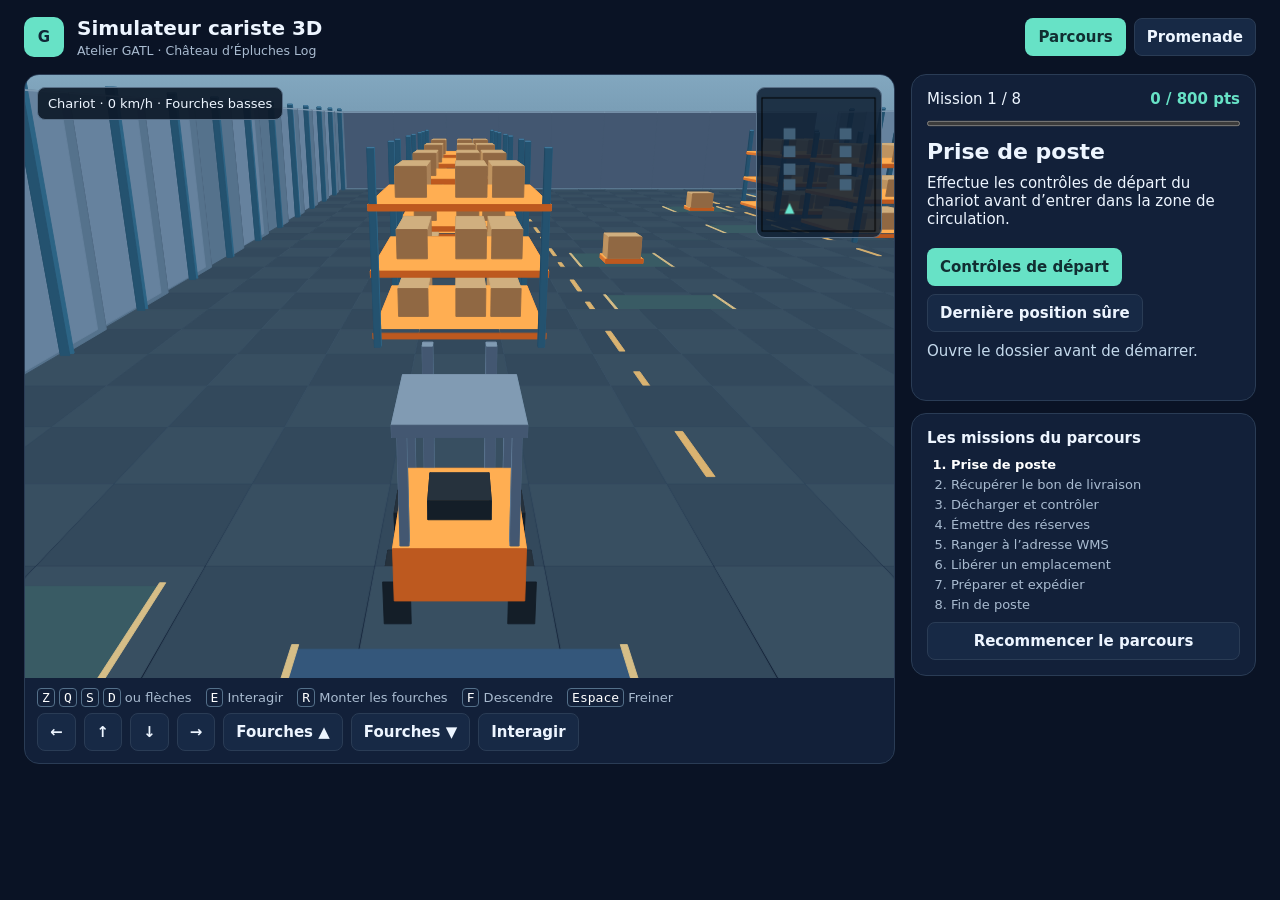
<file: Simulateur-cariste-3D-GATL.html>
<!doctype html>
<html lang="fr"><meta charset="utf-8"><meta name="viewport" content="width=device-width, initial-scale=1">
<title>Simulateur cariste 3D · Atelier GATL</title>
<style>
:root{color-scheme:dark;--bg:#0a1325;--panel:#122039;--line:#2a3c55;--text:#edf5ff;--muted:#a9bbd0;--accent:#67e2c6;--amber:#ffcb71}*{box-sizing:border-box}body{margin:0;background:var(--bg);color:var(--text);font:15px system-ui,sans-serif}header,main{max-width:1600px;margin:auto;padding:0 24px}header{display:flex;align-items:center;justify-content:space-between;min-height:74px;gap:18px}.brand{display:flex;align-items:center;gap:13px}.logo{display:grid;place-items:center;background:var(--accent);color:#102636;border-radius:10px;width:40px;height:40px;font-weight:850}.brand small{display:block;color:var(--muted);margin-top:3px}h1,h2,h3,p{margin:0}h1{font-size:20px}h2{font-size:22px}h3{font-size:15px}.tabs,.row{display:flex;gap:8px;flex-wrap:wrap}button,input,select,textarea{font:inherit}button{cursor:pointer;border:1px solid var(--line);color:var(--text);background:#172945;border-radius:8px;padding:9px 12px;font-weight:650}button:hover,button:focus-visible{border-color:var(--accent)}button[aria-pressed=true],.primary{background:var(--accent);color:#112e32;border-color:transparent}button:disabled{opacity:.45;cursor:default}main{display:grid;grid-template-columns:minmax(0,1fr) 345px;gap:16px;padding-bottom:24px}.scene,.card{border:1px solid var(--line);background:var(--panel);border-radius:15px;overflow:hidden}.viewport{position:relative;height:clamp(450px,67vh,850px);background:#152940}canvas{display:block}#view{width:100%;height:100%;outline:none}#map{width:126px;height:151px;border:1px solid #597088;border-radius:9px;background:#102135dc}.hud{position:absolute;inset:12px 12px auto;display:flex;justify-content:space-between;align-items:flex-start;gap:8px;pointer-events:none}.chip{padding:8px 10px;border:1px solid #597088;border-radius:8px;background:#0d1928e8;font-size:13px}.controls{padding:12px;display:grid;gap:8px}.keys{display:flex;flex-wrap:wrap;gap:6px 14px;color:var(--muted);font-size:13px}kbd{border:1px solid #54708a;border-radius:4px;padding:1px 4px;color:white}aside{display:grid;align-content:start;gap:12px}.card{padding:15px}.stack{display:grid;gap:10px}.eyebrow,.muted{color:var(--muted);font-size:13px}.score{display:flex;justify-content:space-between}.score strong{color:var(--accent)}progress{width:100%;accent-color:var(--accent);height:11px}.target{color:var(--amber);font-weight:700}.status{min-height:43px;color:#c4d9ec}.touch button{touch-action:none}ol{margin:0;padding-left:24px;display:grid;gap:5px;color:var(--muted);font-size:13px}.active{color:#fff;font-weight:700}.done{color:var(--accent)}dialog{width:min(600px,96vw);max-height:90vh;overflow:auto;border:1px solid var(--line);border-radius:14px;background:#122039;color:var(--text);padding:22px}dialog::backdrop{background:#040910c9}label{display:grid;gap:4px}input,select,textarea{width:100%;background:#0a1529;border:1px solid #4f6683;border-radius:6px;color:white;padding:7px}table{border-collapse:collapse;width:100%;font-size:13px}td,th{border:1px solid var(--line);padding:7px;text-align:left}.formerror{color:var(--amber)}[hidden]{display:none!important}@media(max-width:900px){main{grid-template-columns:1fr}header,main{padding-inline:10px}.viewport{height:52vh;min-height:320px}aside{grid-template-columns:repeat(auto-fit,minmax(220px,1fr))}}
</style>
<header><div class="brand"><span class="logo" aria-hidden="true">G</span><div><h1>Simulateur cariste 3D</h1><small>Atelier GATL · Château d’Épluches Log</small></div></div><nav class="tabs" aria-label="Mode de jeu"><button id="training" aria-pressed="true">Parcours</button><button id="walk" aria-pressed="false">Promenade</button></nav></header>
<main><section class="scene" aria-label="Entrepôt 3D"><div class="viewport"><canvas id="view" tabindex="0" aria-label="Vue de l’entrepôt 3D"></canvas><div class="hud"><div class="chip" id="vehicle"></div><canvas id="map" width="126" height="151" aria-label="Minicarte"></canvas></div></div><div class="controls"><div class="keys"><span><kbd>Z</kbd> <kbd>Q</kbd> <kbd>S</kbd> <kbd>D</kbd> ou flèches</span><span><kbd>E</kbd> Interagir</span><span><kbd>R</kbd> Monter les fourches</span><span><kbd>F</kbd> Descendre</span><span><kbd>Espace</kbd> Freiner</span></div><div class="row touch"><button data-key="q" aria-label="Tourner à gauche">←</button><button data-key="z" aria-label="Avancer">↑</button><button data-key="s" aria-label="Reculer">↓</button><button data-key="d" aria-label="Tourner à droite">→</button><button data-key="r">Fourches ▲</button><button data-key="f">Fourches ▼</button><button id="interact">Interagir</button></div></div></section>
<aside><section class="card stack" aria-label="Progression"><div class="score"><span id="step"></span><strong id="score"></strong></div><progress id="progress" max="8" value="0" aria-label="Missions validées"></progress><h2 id="mission"></h2><p id="instruction"></p><p class="target" id="target"></p><div class="row"><button class="primary" id="workButton">Ouvrir le dossier</button><button id="recover">Dernière position sûre</button></div><p class="status" id="status" role="status"></p></section><section class="card stack"><h3>Les missions du parcours</h3><ol id="remaining"></ol><button id="report" hidden>Imprimer le bilan</button><button id="reset">Recommencer le parcours</button></section></aside></main>
<dialog id="documentDialog" aria-labelledby="formTitle"><form class="stack" id="documentForm"><h2 id="formTitle"></h2><div id="formBody" class="stack"></div><p id="formError" class="formerror" role="alert"></p><div class="row"><button class="primary" id="check" type="submit">Valider</button><button id="dismiss" type="button">Fermer</button></div></form></dialog>
<script>
'use strict';
const $ = id => document.getElementById(id);
const storeKey = 'gatl-cariste-3d-2026-v1';
const locations = {
  park:{x:9,z:7,label:'Parking chariots'}, desk:{x:4,z:8,label:'Bureau réception'},
  inbound:{x:29,z:7,label:'Quai réception'}, control:{x:24,z:12,label:'Zone contrôle'},
  a01:{x:15,z:22,label:'A-01-01'}, a02:{x:15,z:29,label:'A-02-01'},
  b01:{x:23,z:37,label:'B-01-01'}, b02:{x:23,z:45,label:'B-02-01'},
  outbound:{x:31,z:53,label:'Quai expédition'}
};
const missions = [
  {title:'Prise de poste',text:'Effectue les contrôles de départ du chariot avant d’entrer dans la zone de circulation.',form:'safety'},
  {title:'Récupérer le bon de livraison',text:'Conduis jusqu’au bureau réception. Arrête ton chariot près de la borne, puis récupère le BL du camion au quai réception.',actions:[['desk','bl']]},
  {title:'Décharger et contrôler',text:'Prends la palette informatique au quai réception. Dépose-la à l’emplacement libre de la zone contrôle.',actions:[['inbound','pick','PC-241'],['control','drop']]},
  {title:'Émettre des réserves',text:'Compare le bon de livraison avec le relevé physique. Saisis la quantité manquante et formule une réserve précise.',form:'reserve'},
  {title:'Ranger à l’adresse WMS',text:'Le WMS attribue A-01-01 à la palette réceptionnée. Reprends-la en zone contrôle, puis range-la à cette adresse.',actions:[['control','pick','PC-241'],['a01','drop']]},
  {title:'Libérer un emplacement',text:'L’emplacement A-02-01 est plein. Le WMS autorise le transfert de la palette stockée vers B-01-01. Fais le déplacement puis range la palette ACCESS-15 en A-02-01.',actions:[['a02','pick','STOCK-08'],['b01','drop'],['b02','pick','ACCESS-15'],['a02','drop']]},
  {title:'Préparer et expédier',text:'Prélève la palette CLIENT-20, déposée en zone contrôle, et dépose-la au quai expédition. Vérifie ensuite le dossier de départ.',actions:[['control','pick','CLIENT-20'],['outbound','drop'],['outbound','shipping']]},
  {title:'Fin de poste',text:'Retourne au parking. Immobilise le chariot et abaisse les fourches à fond avant de valider ta fin de poste.',actions:[['park','finish']]}
];
const initialPallets = {inbound:'PC-241',a02:'STOCK-08',b02:'ACCESS-15'};
const actionNames = {bl:'récupérer le BL',pick:'prendre la palette',drop:'déposer la palette',shipping:'vérifier l’expédition',finish:'terminer le poste'};
function newRun(){return {mission:0,part:0,carried:null,pallets:{...initialPallets},fork:0,x:9,z:10,angle:0};}
function loadRun(){
  try{
    const data=JSON.parse(localStorage.getItem(storeKey));
    if(data && Number.isInteger(data.mission) && data.mission>=0 && data.mission<=8 &&
      Number.isInteger(data.part) && data.pallets && [data.x,data.z,data.angle,data.fork].every(Number.isFinite)) return data;
  }catch{}
  return newRun();
}
let run=loadRun();
let mode='training', walker={x:19,z:14,angle:0}, motion=0, safe={x:run.x,z:run.z,angle:run.angle};
let message='Ouvre le dossier avant de démarrer.';
const keys=new Set();
const view=$('view'), ctx=view.getContext('2d'), map=$('map').getContext('2d');
const dialog=$('documentDialog');
function save(){try{localStorage.setItem(storeKey,JSON.stringify(run));}catch{}}
function mission(){return missions[run.mission];}
function action(){return mission()?.actions?.[run.part];}
function tell(text){message=text;$('status').textContent=text;}
function renderHud(){
  const walking=mode==='walk', current=mission(), next=action();
  $('training').setAttribute('aria-pressed',String(!walking));
  $('walk').setAttribute('aria-pressed',String(walking));
  $('step').textContent=walking?'Exploration libre':current?'Mission '+(run.mission+1)+' / 8':'Parcours terminé';
  $('score').textContent=(run.mission*100)+' / 800 pts';
  $('progress').value=run.mission;
  $('mission').textContent=walking?'Promenade en entrepôt':current?.title??'Parcours validé';
  $('instruction').textContent=walking?'Explore les allées, les quais et les zones de contrôle à pied.':current?.text??'Tu as validé les huit missions. Ton bilan atteste ta réussite dans le simulateur d’entraînement CACES.';
  $('target').textContent=!walking&&next ? locations[next[0]].label+' · '+actionNames[next[1]] : '';
  $('workButton').hidden=walking||!(current?.form||next?.[1]==='bl'||next?.[1]==='shipping');
  $('workButton').textContent=current?.form==='safety'?'Contrôles de départ':current?.form==='reserve'?'Comparer le BL et le relevé':next?.[1]==='bl'?'Lire le BL':next?.[1]==='shipping'?'Dossier d’expédition':'Ouvrir le dossier';
  $('report').hidden=Boolean(current);
  $('recover').hidden=walking||!current;
  $('status').textContent=walking?'Tu peux reprendre le parcours à tout moment.':message;
  $('remaining').replaceChildren(...missions.map((item,i)=>{
    const li=document.createElement('li');li.textContent=item.title;
    li.className=i<run.mission?'done':i===run.mission?'active':'';
    if(i===run.mission)li.setAttribute('aria-current','step');return li;
  }));
}
function finishMission(){
  run.mission++;run.part=0;
  if(run.mission===6)run.pallets.control='CLIENT-20';
  tell(run.mission===8?'8 missions validées. Entraînement CACES réussi dans le simulateur.':'Mission réussie · +100 points. La suivante est disponible.');
  save();renderHud();
}
function advance(){
  run.part++;
  if(run.part>=mission().actions.length){finishMission();return;}
  tell('Action réussie. Rejoins le prochain emplacement.');
  save();renderHud();
}
const deliveries='<table><thead><tr><th>Référence</th><th>Article</th><th>Quantité sur le BL</th></tr></thead><tbody><tr><td>PC-241</td><td>Ordinateurs portables</td><td>24 colis</td></tr></tbody></table>';
const forms={
  safety:{title:'Contrôles avant utilisation',body:
    '<p>Choisis une réponse pour chaque situation.</p><label>Quel est le premier contrôle ?<select required name="start"><option value="">Choisir</option><option value="accelerate">Accélérer pour tester le chariot</option><option value="inspect">Faire le tour du chariot et inspecter les éléments visibles</option></select></label><label>Que fais-tu si tu constates une fuite ?<select required name="defect"><option value="">Choisir</option><option value="alert">Immobiliser et signaler l’anomalie</option><option value="continue">Poursuivre la mission</option></select></label><label>Comment circules-tu avec une palette en allée ?<select required name="fork"><option value="">Choisir</option><option value="up">Fourches en position haute</option><option value="low">Fourches abaissées en position de roulage</option></select></label>'},
  bl:{title:'Bon de livraison BL-26041',body:'<p>Fournisseur Numéria Distribution · Camion au quai réception</p>'+deliveries+'<p>Contrôle la livraison à partir de ce document.</p>'},
  reserve:{title:'Contrôle quantitatif et qualitatif',body:deliveries+'<p>Relevé physique PC-241. Tu comptes 22 colis reçus. Le carton n° 18 est écrasé sur un angle.</p><label>Combien de colis manquent ?<input name="missing" type="number" min="0" max="24" required></label><label>Quel colis présente un dommage ?<input name="damaged" type="number" min="1" max="24" required></label><label>Choisis la réserve précise<select name="note" required><option value="">Choisir</option><option value="vague">Sous réserve de déballage</option><option value="exact">2 colis PC-241 manquants, carton n° 18 écrasé sur un angle</option><option value="wrong">Palette reçue conforme</option></select></label>'},
  shipping:{title:'Contrôle avant expédition',body:'<p>Ordre d’expédition EXP-404 · 1 palette CLIENT-20 · quai expédition</p><label>Que contrôles-tu avant le départ ?<select name="verify" required><option value="">Choisir</option><option value="good">La référence, la quantité et le quai correspondent à l’ordre</option><option value="bad">La couleur du chariot</option></select></label>'}
};
let openedForm=null;
function showForm(name){
  if(dialog.open)return;
  const form=forms[name];openedForm=name;
  $('formTitle').textContent=form.title;$('formBody').innerHTML=form.body;$('formError').textContent='';
  $('check').textContent=name==='bl'?'Récupérer le BL':'Valider';
  keys.clear();motion=0;dialog.showModal();
}
function interact(){
  if(mode==='walk'){tell('Tu es en promenade. Reviens au parcours pour utiliser le chariot.');return;}
  if(!mission())return;
  if(mission().form){showForm(mission().form);return;}
  const [address,verb,pallet]=action(), place=locations[address];
  if(Math.hypot(run.x-place.x,run.z-place.z)>3.05){tell('Approche-toi du repère « '+place.label+' » puis arrête-toi.');return;}
  if(Math.abs(motion)>.75){tell('Immobilise le chariot avant d’interagir.');return;}
  if(verb==='bl'||verb==='shipping'){showForm(verb);return;}
  if(verb==='finish'){
    if(run.fork!==0||run.carried){tell('Dépose la charge et abaisse les fourches à fond.');return;}
  }
  if(verb==='pick'||verb==='drop'){
    if(run.fork!==0){tell('Abaisse les fourches en position basse avant la prise ou la dépose.');return;}
    if(verb==='pick'){
      if(run.carried||run.pallets[address]!==pallet){tell('Vérifie la palette affichée sur ton ordre de mission.');return;}
      delete run.pallets[address];
      if(blocked(run.x,run.z,1.12)){
        run.pallets[address]=pallet;tell('Écarte un peu le chariot de l’obstacle avant de prendre la charge.');return;
      }
      run.carried=pallet;
    }else{
      if(!run.carried||run.pallets[address]){tell('La dépose exige une charge et un emplacement libre.');return;}
      if(Math.abs(run.x-place.x)<1.62&&Math.abs(run.z-place.z)<1.49){
        tell('Recule légèrement pour laisser la place à la palette devant le chariot.');return;
      }
      run.pallets[address]=run.carried;run.carried=null;
    }
  }
  advance();
}
$('documentForm').addEventListener('submit',event=>{
  event.preventDefault();
  const values=new FormData(event.currentTarget);
  const valid={
    safety:values.get('start')==='inspect'&&values.get('defect')==='alert'&&values.get('fork')==='low',
    bl:true, reserve:Number(values.get('missing'))===2&&Number(values.get('damaged'))===18&&values.get('note')==='exact',
    shipping:values.get('verify')==='good'
  }[openedForm];
  if(!valid){$('formError').textContent='Vérifie tes réponses à partir des informations du dossier.';return;}
  const form=openedForm;dialog.close();
  if(form==='safety'||form==='reserve')finishMission();else advance();
});
$('dismiss').onclick=()=>dialog.close();
dialog.addEventListener('close',()=>{openedForm=null;view.focus();});
$('interact').onclick=interact;
$('workButton').onclick=interact;
$('report').onclick=()=>window.print();
$('reset').onclick=()=>{
  if(!confirm('Effacer la progression locale et reprendre à la première mission ?'))return;
  run=newRun();safe={x:run.x,z:run.z,angle:run.angle};motion=0;mode='training';save();tell('Nouveau parcours.');renderHud();
};
$('recover').onclick=()=>{
  Object.assign(run,safe);motion=0;keys.clear();save();view.focus();
  tell('Chariot replacé dans une zone dégagée. La mission en cours est conservée.');
};
function chooseMode(next){
  mode=next;motion=0;keys.clear();save();renderHud();view.focus();
}
$('training').onclick=()=>chooseMode('training');
$('walk').onclick=()=>chooseMode('walk');
const aliases={w:'z',a:'q',arrowup:'z',arrowleft:'q',arrowdown:'s',arrowright:'d'};
const controls=new Set(['z','q','s','d','e','r','f',' ']);
function forks(key){
  if(mode!=='training'||!run.mission||!mission())return;
  if(Math.abs(motion)>.75){tell('Arrête-toi pour régler les fourches.');return;}
  run.fork=Math.max(0,Math.min(2,run.fork+(key==='r'?1:-1)));save();
}
addEventListener('keydown',event=>{
  if(dialog.open||event.ctrlKey||event.metaKey||event.altKey)return;
  if(event.key===' '&&event.target instanceof HTMLButtonElement)return;
  const key=aliases[event.key.toLowerCase()]||event.key.toLowerCase();
  if(!controls.has(key))return;
  event.preventDefault();
  if(key==='e'){if(!event.repeat)interact();return;}
  if(key==='r'||key==='f'){if(!event.repeat)forks(key);return;}
  keys.add(key);
});
addEventListener('keyup',event=>keys.delete(aliases[event.key.toLowerCase()]||event.key.toLowerCase()));
addEventListener('blur',()=>keys.clear());
addEventListener('pagehide',save);
for(const button of document.querySelectorAll('[data-key]')){
  const key=button.dataset.key;
  button.addEventListener('pointerdown',event=>{
    if(key==='r'||key==='f')return;
    event.preventDefault();button.setPointerCapture(event.pointerId);keys.add(key);
  });
  for(const event of ['pointerup','pointercancel','lostpointercapture'])button.addEventListener(event,()=>keys.delete(key));
  if(key==='r'||key==='f')button.onclick=()=>forks(key);
  else{
    button.addEventListener('keydown',event=>{if(event.key===' '||event.key==='Enter'){event.preventDefault();keys.add(key);}});
    button.addEventListener('keyup',event=>{if(event.key===' '||event.key==='Enter')keys.delete(key);});
  }
}
const racks=[];
for(const x of [9,28])for(const z of [21,28,36,44])racks.push({x,z,w:4,d:5.1});
const obstacles=[...racks,{x:34.8,z:3.3,w:4.1,d:5.2},{x:3.2,z:4,w:3.8,d:2.6}];
function blocked(x,z,radius){
  if(x<1+radius||x>37-radius||z<1+radius||z>58-radius)return true;
  if(obstacles.some(o=>Math.abs(x-o.x)<o.w/2+radius&&Math.abs(z-o.z)<o.d/2+radius))return true;
  return Object.keys(run.pallets).some(id=>{
    const p=locations[id];
    return p&&Math.abs(x-p.x)<.68+radius&&Math.abs(z-p.z)<.55+radius;
  });
}
function stepMotion(dt){
  if(dialog.open)return;
  const walk=mode==='walk';
  if(!walk&&(!run.mission||!mission()))return;
  const unit=walk?walker:run;
  const turn=Number(keys.has('d'))-Number(keys.has('q'));
  const input=Number(keys.has('z'))-Number(keys.has('s'));
  const speed=walk?4.6:run.carried?4.3:5.6;
  const desired=keys.has(' ')?0:input*(input<0?speed*.64:speed);
  if(!walk&&run.fork>0&&input){
    if(Math.abs(motion)>.03||message!=='Abaisse les fourches avant de rouler.')tell('Abaisse les fourches avant de rouler.');
    motion=0;return;
  }
  unit.angle=(unit.angle+turn*(walk?2.1:1.72)*dt+Math.PI*2)%(Math.PI*2);
  motion+=(desired-motion)*Math.min(1,dt*(keys.has(' ')?18:7));
  const dx=Math.sin(unit.angle)*motion*dt,dz=Math.cos(unit.angle)*motion*dt;
  const radius=walk?.36:run.carried?1.12:.87;
  const oldX=unit.x,oldZ=unit.z;
  if(!blocked(unit.x+dx,unit.z,radius))unit.x+=dx;
  if(!blocked(unit.x,unit.z+dz,radius))unit.z+=dz;
  if((dx||dz)&&unit.x===oldX&&unit.z===oldZ)motion=0;
  if(!walk&&Math.abs(motion)>.25&&!blocked(unit.x,unit.z,1.42))safe={x:unit.x,z:unit.z,angle:unit.angle};
}
const faces=['#526d87','#30475e','#3a576e','#274257','#536e88'];
const staticPolys=[];
function polygon(pool,points,color){pool.push({points,color});}
function box(pool,x,y,z,w,h,d,palette=faces,angle=0){
  const cs=Math.cos(angle),sn=Math.sin(angle);
  const point=(dx,dy,dz)=>[x+dx*cs+dz*sn,y+dy,z+dz*cs-dx*sn];
  const v=[point(-w/2,0,-d/2),point(w/2,0,-d/2),point(w/2,0,d/2),point(-w/2,0,d/2),
    point(-w/2,h,-d/2),point(w/2,h,-d/2),point(w/2,h,d/2),point(-w/2,h,d/2)];
  [[4,5,6,7],[0,1,5,4],[1,2,6,5],[2,3,7,6],[3,0,4,7]].forEach((face,i)=>polygon(pool,face.map(n=>v[n]),palette[i]||palette[0]));
}
function floor(x,z,w,d,color,y=.012){
  polygon(staticPolys,[[x-w/2,y,z-d/2],[x+w/2,y,z-d/2],[x+w/2,y,z+d/2],[x-w/2,y,z+d/2]],color);
}
const blue=['#427a9d','#24526f','#2c6485','#356887','#21445e'];
const orange=['#ffae52','#bd591f','#eb8031','#ae541c','#d87531'];
const kraft=['#d0af7f','#906843','#aa8259','#966f47','#be9360'];
const green=['#55dabb','#208b7b','#3cb7a2','#188371','#28a08e'];
const steel=['#819bb3','#435771','#55728c','#41556e','#66829e'];
for(let x=1;x<38;x+=2)for(let z=1;z<59;z+=2)floor(x,z,1.98,1.98,((x+z)%4===0?'#33495c':'#384f61'),0);
for(const x of [12.7,25.3])for(let z=13;z<52;z+=3)floor(x,z,.13,1.6,'#dab371');
for(const [id,l] of Object.entries(locations)){
  const color=id==='outbound'?'#3b6480':id==='park'?'#34577b':'#395b64';
  floor(l.x,l.z,3.3,3.2,color);
  for(const dx of [-1.64,1.64])floor(l.x+dx,l.z,.07,3.3,'#d6be87',.025);
}
for(const rack of racks){
  for(const dx of [-1.9,1.9])for(const dz of [-2.4,2.4])box(staticPolys,rack.x+dx,0,rack.z+dz,.14,4.45,.16,blue);
  for(const height of [.2,1.65,3.12]){
    box(staticPolys,rack.x,height,rack.z,4,.14,4.94,orange);
    for(const dx of [-1.15,.28,1.15])box(staticPolys,rack.x+dx,height+.15,rack.z+.19,.74,.71,2.45,kraft);
  }
}
for(const x of [0,38])for(let z=2;z<60;z+=4){
  box(staticPolys,x,0,z,.22,5.6,4.02,steel);
  box(staticPolys,x+(x===0?.18:-.18),0,z,.21,5.8,.18,blue);
}
for(const z of [0,59.7])for(let x=2;x<38;x+=4)box(staticPolys,x,0,z,4.02,5.6,.22,steel);
for(const x of [26,32,36]){
  box(staticPolys,x,0,.22,3.5,3.9,.24,blue);
  for(let y=.3;y<3.8;y+=.32)box(staticPolys,x,y,.38,3.28,.035,.05,steel);
}
box(staticPolys,34.8,0,3.3,4.1,.69,5.2,steel);
box(staticPolys,34.8,.69,2.65,3.64,2.32,3.68,blue);
box(staticPolys,34.8,.69,5.03,3.6,1.7,1.42,orange);
box(staticPolys,3.2,0,4,3.8,1.2,2.6,blue);
let width=1,height=1,camera=null;
function resize(){
  const rect=view.getBoundingClientRect(),dpr=Math.min(devicePixelRatio||1,1.7);
  const w=Math.max(1,Math.round(rect.width*dpr)),h=Math.max(1,Math.round(rect.height*dpr));
  if(view.width!==w||view.height!==h){view.width=w;view.height=h;}
  width=w;height=h;
}
new ResizeObserver(resize).observe(view);
function orbit(unit){
  const sy=Math.sin(unit.angle),cy=Math.cos(unit.angle),walking=mode==='walk';
  const arm=walking?4.1:7.2, up=walking?3.25:5.0;
  const dx=-sy*arm,dz=-cy*arm;
  let scale=1;
  while(scale>.28&&(unit.x+dx*scale<.35||unit.x+dx*scale>37.65||unit.z+dz*scale<.35||unit.z+dz*scale>59.25))scale-=.1;
  const length=Math.hypot(arm*scale+4,up-1.35);
  return {x:unit.x+dx*scale,y:up,z:unit.z+dz*scale,sy,cy,cp:(arm*scale+4)/length,sp:(up-1.35)/length,f:Math.min(width*.92,height*1.18)};
}
function viewPoint([x,y,z]){
  const dx=x-camera.x,dy=y-camera.y,dz=z-camera.z;
  const ahead=dx*camera.sy+dz*camera.cy;
  return [dx*camera.cy-dz*camera.sy,dy*camera.cp+ahead*camera.sp,ahead*camera.cp-dy*camera.sp];
}
function nearClip(points){
  const output=[], near=.32;
  for(let i=0;i<points.length;i++){
    const a=points[i],b=points[(i+1)%points.length];
    if(a[2]>=near)output.push(a);
    if((a[2]>=near)!==(b[2]>=near)){
      const t=(near-a[2])/(b[2]-a[2]);output.push([a[0]+(b[0]-a[0])*t,a[1]+(b[1]-a[1])*t,near]);
    }
  }
  return output;
}
function screen([x,y,z]){return [width*.5+x*camera.f/z,height*.46-y*camera.f/z];}
function drawVehicle(pool,unit,walking){
  const {x,z,angle}=unit,sy=Math.sin(angle),cy=Math.cos(angle);
  const part=(dx,y,dz,w,h,d,paint)=>box(pool,x+dx*cy+dz*sy,y,z+dz*cy-dx*sy,w,h,d,paint,angle);
  if(walking){part(0,.04,0,.43,1.22,.31,blue);part(0,1.26,0,.33,.35,.3,kraft);return;}
  const tires=['#26323d','#141e28','#222c38','#111a25','#172330'];
  for(const xOffset of [-.64,.64])for(const zOffset of [-.78,.55])part(xOffset,.04,zOffset,.28,.51,.56,tires);
  part(0,.31,-.18,1.34,.62,1.73,orange);part(0,.91,-.15,.68,.23,.64,tires);
  for(const dx of [-.57,.57])for(const dz of [-.77,.45])part(dx,.81,dz,.09,1.28,.09,steel);
  part(0,2.07,-.16,1.32,.13,1.44,steel);
  for(const dx of [-.38,.38]){
    part(dx,.35,.88,.12,2.12,.16,steel);
    part(dx,.1+run.fork*.51,1.41,.13,.08,1.0,steel);
  }
  if(run.carried){part(0,.2+run.fork*.51,1.37,1.22,.14,.91,orange);part(0,.34+run.fork*.51,1.38,1.12,.72,.81,kraft);}
}
function drawMap(unit){
  const sx=x=>x*3+6, sz=z=>145-z*2.24;
  map.clearRect(0,0,126,151);map.fillStyle='#426078';map.strokeRect(5,10,115,135);
  for(const r of racks)map.fillRect(sx(r.x-r.w/2),sz(r.z+r.d/2),r.w*3,r.d*2.24);
  const next=mode==='training'&&action()?locations[action()[0]]:null;
  if(next){map.fillStyle='#ffcd72';map.beginPath();map.arc(sx(next.x),sz(next.z),5,0,Math.PI*2);map.fill();}
  map.save();map.translate(sx(unit.x),sz(unit.z));map.rotate(unit.angle);
  map.fillStyle='#68e5ce';map.beginPath();map.moveTo(0,-6);map.lineTo(5,5);map.lineTo(-5,5);map.fill();map.restore();
}
function draw(){
  const walking=mode==='walk', unit=walking?walker:run;
  camera=orbit(unit);const dynamic=[];
  for(const [id] of Object.entries(run.pallets)){
    const l=locations[id];if(!l)continue;
    box(dynamic,l.x,.05,l.z,1.36,.16,1.1,orange);
    box(dynamic,l.x,.21,l.z,1.18,.79,.93,kraft);
  }
  drawVehicle(dynamic,unit,walking);
  const next=!walking&&action()?locations[action()[0]]:null;
  if(next)box(dynamic,next.x+1.35,0,next.z+.92,.15,2.35,.15,green);
  const gradient=ctx.createLinearGradient(0,0,0,height);
  gradient.addColorStop(0,'#82a7bf');gradient.addColorStop(.62,'#304961');gradient.addColorStop(1,'#142237');
  ctx.fillStyle=gradient;ctx.fillRect(0,0,width,height);
  const projected=[];
  for(const source of [staticPolys,dynamic])for(const face of source){
    const points=nearClip(face.points.map(viewPoint));if(points.length<3)continue;
    const flat=points.map(screen);
    if(flat.every(p=>p[0]<0)||flat.every(p=>p[0]>width)||flat.every(p=>p[1]<0)||flat.every(p=>p[1]>height))continue;
    projected.push({flat,depth:points.reduce((sum,p)=>sum+p[2],0)/points.length,color:face.color});
  }
  projected.sort((a,b)=>b.depth-a.depth);
  for(const {flat,color} of projected){
    ctx.beginPath();ctx.moveTo(...flat[0]);for(let i=1;i<flat.length;i++)ctx.lineTo(...flat[i]);ctx.closePath();
    ctx.fillStyle=color;ctx.strokeStyle=color;ctx.lineWidth=.9;ctx.fill();ctx.stroke();
  }
  if(next){
    const p=viewPoint([next.x+1.35,2.55,next.z+.92]);
    if(p[2]>.7){
      const [x,y]=screen(p);ctx.font='bold '+Math.max(13,width*.018)+'px system-ui';
      const label=next.label,w=ctx.measureText(label).width+16;
      ctx.fillStyle='#0b1728';ctx.fillRect(x-w/2,y-20,w,26);ctx.fillStyle='#ffcf79';ctx.textAlign='center';ctx.fillText(label,x,y-2);
    }
  }
  drawMap(unit);
  const hud=walking?'À pied':'Chariot · '+(Math.round(Math.abs(motion)*3.6))+' km/h · Fourches '+['basses','mi-hauteur','hautes'][run.fork]+(run.carried?' · '+run.carried:'');
  if($('vehicle').textContent!==hud)$('vehicle').textContent=hud;
}
let last=0,lastSave=0,lastDraw=0;
function frame(now){
  if(last)stepMotion(Math.min(.05,(now-last)/1000));last=now;
  if(now-lastDraw>28){draw();lastDraw=now;}
  if(now-lastSave>2200){save();lastSave=now;}
  requestAnimationFrame(frame);
}
renderHud();resize();requestAnimationFrame(frame);
</script>
<style>@media print{header nav,.scene,.card button,#status,#target{display:none!important}body,aside,.card{background:white;color:#101820;border:none}main,aside{display:block}header,main{max-width:680px}.active,.done,.eyebrow,.muted,.score strong{color:#192c40}.card{padding:12px 0}ol{color:#101820}}</style>
</html>
</file>
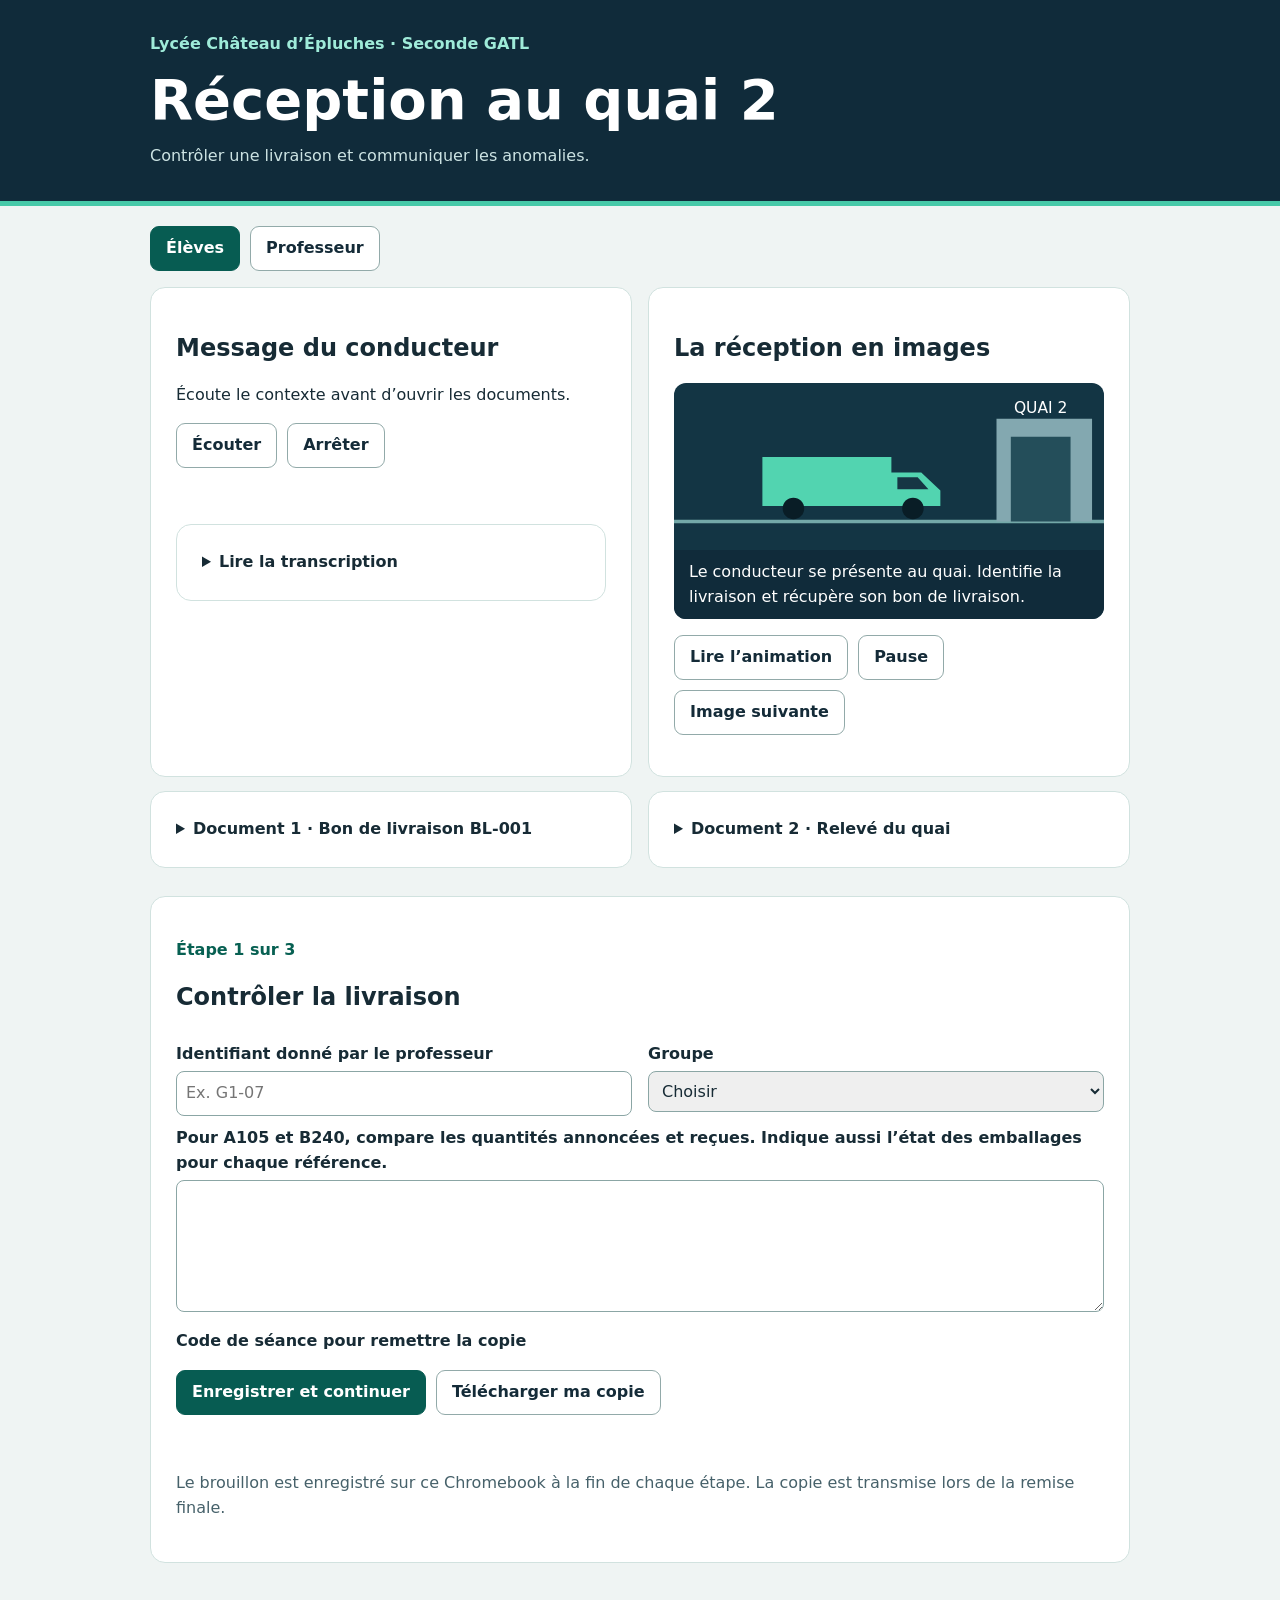
<file: tp-quai-2.html>
<!doctype html>
<html lang="fr">
<head>
<meta charset="utf-8"><meta name="viewport" content="width=device-width,initial-scale=1">
<title>Réception au quai 2 · TP GATL</title>
<style>
*{box-sizing:border-box}body{margin:0;background:#eff4f3;color:#172b35;font:16px/1.55 system-ui,sans-serif}header{background:#102b3a;color:#fff;padding:32px max(20px,calc((100vw - 980px)/2));border-bottom:5px solid #46c9a8}h1{font-size:clamp(32px,6vw,56px);line-height:1.08;margin:.24em 0}h2,h3{line-height:1.25}header p{margin:0;color:#cce3e3}main{width:min(980px,calc(100% - 32px));margin:20px auto 48px}nav,.actions{display:flex;flex-wrap:wrap;gap:10px;margin:16px 0}button{font:inherit;font-weight:700;padding:9px 15px;border:1px solid #92aaa9;border-radius:9px;background:white;color:#142b38;cursor:pointer}button.primary,button[aria-pressed=true]{background:#075c52;color:white;border-color:#075c52}button:disabled{opacity:.55;cursor:wait}button:focus-visible,input:focus-visible,textarea:focus-visible,select:focus-visible{outline:3px solid #c87521;outline-offset:2px}.card,details{background:white;border:1px solid #d1e2df;border-radius:15px;padding:clamp(16px,3vw,25px);margin:14px 0}.grid{display:grid;grid-template-columns:repeat(auto-fit,minmax(min(100%,310px),1fr));gap:16px}.grid>.card{margin:0}label{display:block;font-weight:700;margin:10px 0 4px}input,select,textarea{font:inherit;color:inherit;border:1px solid #8ba6a5;border-radius:8px;padding:9px;width:100%}textarea{min-height:132px;resize:vertical}.hint{color:#46616a}.scroll{overflow:auto}table{border-collapse:collapse;width:100%;min-width:460px}th,td{border-bottom:1px solid #d1e2df;padding:10px;text-align:left;vertical-align:top;white-space:pre-wrap;overflow-wrap:anywhere}th{background:#eff5f5}.stage{background:#133544;color:#fff;border-radius:12px;overflow:hidden}.stage svg{width:100%;display:block}#truck{transition:transform 1.4s ease}@media(prefers-reduced-motion:reduce){#truck{transition:none}}.caption{padding:10px 15px;min-height:69px;margin:0;background:#102b3a}.meta{color:#9febd9;font-weight:700}.status{min-height:1.5em;font-weight:650}.steps{color:#076052;font-weight:700}summary{cursor:pointer;font-weight:700}video{width:100%;border-radius:12px}code{overflow-wrap:anywhere}
</style></head>
<body>
<header><div class="meta">Lycée Château d’Épluches · Seconde GATL</div><h1>Réception au quai 2</h1><p>Contrôler une livraison et communiquer les anomalies.</p></header>
<main>
<nav aria-label="Espaces du TP"><button id="studentTab" aria-pressed="true">Élèves</button><button id="teacherTab" aria-pressed="false">Professeur</button></nav>
<section id="student">
<div class="grid">
<article class="card"><h2>Message du conducteur</h2><p>Écoute le contexte avant d’ouvrir les documents.</p>
<div class="actions"><button id="listen">Écouter</button><button id="stop">Arrêter</button></div><p id="audioStatus" class="status" role="status"></p>
<details><summary>Lire la transcription</summary><p id="transcript"></p></details></article>
<article class="card"><h2>La réception en images</h2>
<div id="animation" class="stage"><svg viewBox="0 0 360 140" role="img" aria-label="Schéma animé du quai, du camion et des documents">
<path d="M0 116H360" stroke="#73a8a8" stroke-width="3"/><path d="M270 30H350V116H270Z" fill="#83a8b0"/><path d="M282 45H332V116H282Z" fill="#244e5a"/><text x="307" y="25" fill="#fff" font-size="13" text-anchor="middle">QUAI 2</text>
<g id="truck"><path d="M20 62H128V103H20ZM128 75H153L169 90V103H128Z" fill="#52d4b0"/><path d="M133 79H150L159 89H133Z" fill="#163544"/><circle cx="46" cy="105" r="9" fill="#091d26"/><circle cx="146" cy="105" r="9" fill="#091d26"/></g>
<g id="symbol" fill="#f6c574"></g></svg><p id="caption" class="caption" aria-live="polite"></p></div>
<div id="animationControls" class="actions"><button id="play">Lire l’animation</button><button id="pause">Pause</button><button id="nextScene">Image suivante</button></div></article>
</div>
<div class="grid"><details><summary>Document 1 · Bon de livraison BL-001</summary>
<p><strong>BL-001</strong> · Expéditeur Alpina Équipement · Destinataire Lycée Château d’Épluches · Quai 2</p>
<div class="scroll"><table><thead><tr><th>Référence</th><th>Marchandise</th><th>Quantité annoncée</th></tr></thead><tbody><tr><td>A105</td><td>Lampes d’atelier</td><td>12 cartons</td></tr><tr><td>B240</td><td>Gants de manutention</td><td>6 cartons</td></tr></tbody></table></div></details><details><summary>Document 2 · Relevé du quai</summary><p>Relevé à 9 h 10 par l’agent de réception.</p><div class="scroll"><table><thead><tr><th>Référence</th><th>Quantité comptée</th><th>État apparent</th></tr></thead><tbody><tr><td>B240</td><td>6 cartons</td><td>Emballages intacts</td></tr><tr><td>A105</td><td>11 cartons</td><td>1 carton écrasé parmi les 11</td></tr></tbody></table></div></details></div>
<form id="exercise" class="card">
<p class="steps" id="stepLabel"></p><h2 id="stepTitle" tabindex="-1"></h2>
<div id="identity" class="grid"><div><label for="studentCode">Identifiant donné par le professeur</label><input id="studentCode" maxlength="24" pattern="[A-Za-z0-9\-]{2,24}" placeholder="Ex. G1-07" autocomplete="off" required></div>
<div><label for="group">Groupe</label><select id="group" required><option value="">Choisir</option><option>G1</option><option>G2</option></select></div></div>
<label for="answer" id="question"></label><textarea id="answer" maxlength="1200" required></textarea>
<label for="classCode" id="classLabel" hidden>Code de séance pour remettre la copie</label><input id="classCode" type="password" autocomplete="off" maxlength="18" hidden>
<div class="actions"><button id="back" type="button">Étape précédente</button><button id="save" class="primary">Enregistrer et continuer</button><button id="download" type="button">Télécharger ma copie</button></div>
<p id="studentStatus" class="status" role="status"></p><p class="hint">Le brouillon est enregistré sur ce Chromebook à la fin de chaque étape. La copie est transmise lors de la remise finale.</p></form>
</section>
<section id="teacher" hidden>
<div class="card"><h2>Copies remises</h2><details><summary>Compétences travaillées</summary><p>C1.4.1 · Contrôle quantitatif et qualitatif, identification des manquants et avaries, émission de réserves.</p><p>C1.4.2 · Identification du litige, collecte d’éléments de preuve et transmission au responsable.</p><p><a href="https://www.legifrance.gouv.fr/loda/article_lc/LEGIARTI000051142988/2026-04-24">Référentiel du bac pro Métiers de la logistique</a></p></details><p class="hint">Les réponses sont à corriger. Trie les copies par groupe ou exporte-les en CSV pour les ouvrir dans Excel.</p>
<form id="teacherForm"><label for="teacherCode">Code professeur</label><input id="teacherCode" type="password" autocomplete="off" maxlength="36" required>
<div class="actions"><button class="primary">Actualiser les copies</button><button type="button" id="csv" disabled>Exporter le CSV</button><button type="button" id="logout">Fermer l’accès</button></div></form>
<label for="filter">Groupe affiché</label><select id="filter"><option value="">Tous les groupes</option><option>G1</option><option>G2</option></select>
<p id="teacherStatus" class="status" role="status"></p>
<div class="scroll"><table id="results" hidden><thead><tr><th>Identifiant</th><th>Groupe</th><th>Contrôle</th><th>Réserves</th><th>Décision</th><th>Remise</th></tr></thead><tbody></tbody></table></div></div>
</section>
</main>
<script>
"use strict";
const $=id=>document.getElementById(id);
const message="Bonjour, ici le conducteur. Je viens de me présenter au quai numéro deux avec la livraison Alpina Équipement. Le bon de livraison est prêt. Avant que je reparte, vérifie les références, les quantités et l’état des emballages. Si tu observes un écart, indique précisément ce que tu as constaté.";
$("transcript").textContent=message;
$("listen").onclick=()=>{
  if(!("speechSynthesis" in window)){ $("audioStatus").textContent="Lecture vocale indisponible. Ouvre la transcription."; return; }
  speechSynthesis.cancel();
  const voice=speechSynthesis.getVoices().find(item=>item.lang.toLowerCase().startsWith("fr"));
  const audio=new SpeechSynthesisUtterance(message);
  audio.lang="fr-FR"; audio.rate=.94;
  if(voice) audio.voice=voice;
  audio.onstart=()=>$("audioStatus").textContent="Lecture en cours…";
  audio.onend=()=>$("audioStatus").textContent="";
  audio.onerror=event=>{if(!["interrupted","canceled"].includes(event.error)) $("audioStatus").textContent="Lecture vocale indisponible. Ouvre la transcription.";};
  speechSynthesis.speak(audio);
};
$("stop").onclick=()=>{window.speechSynthesis?.cancel(); $("audioStatus").textContent="";};
const scenes=[
 ["Le conducteur se présente au quai. Identifie la livraison et récupère son bon de livraison.",""],
 ["Bon de livraison en main, compare les références et compte les colis réellement présents.","<rect x='252' y='54' width='39' height='51' rx='4'/><path d='M260 68h22m-22 9h22m-22 9h22' fill='none' stroke='#173644' stroke-width='3'/>"],
 ["Inspecte l’état apparent des emballages. Une anomalie doit être décrite avec précision.","<path d='M246 71h54v35h-54z'/><path d='m247 71 26-12 27 12m-27-11v46' fill='none' stroke='#f6c574' stroke-width='3'/><path d='M274 72v31' stroke='#173644' stroke-width='3'/>"],
 ["NOTE DE RÉCEPTION · Indique les faits constatés, puis propose les actions à mener.","<rect x='252' y='52' width='40' height='52' rx='4'/><path d='m260 80 7 7 15-16' stroke='#173644' stroke-width='4' fill='none'/>"]
];
let scene=0, timer;
function showScene(){
  $("caption").textContent=scenes[scene][0]; $("symbol").innerHTML=scenes[scene][1];
  $("truck").setAttribute("transform","translate("+(scene===0?54:84)+",0)");
}
function pause(){clearInterval(timer);}
$("play").onclick=()=>{pause();scene=0;showScene();timer=setInterval(()=>{if(scene===scenes.length-1){pause();return;}scene++;showScene();},6000);};
$("pause").onclick=pause;
$("nextScene").onclick=()=>{pause();scene=(scene+1)%scenes.length;showScene();};
showScene();
const steps=[
 ["Contrôler la livraison","Pour A105 et B240, compare les quantités annoncées et reçues. Indique aussi l’état des emballages pour chaque référence."],
 ["Rédiger les réserves","Rédige les réserves à inscrire sur le BL-001. Cite la référence, les écarts de quantité et l’anomalie d’état observée."],
 ["Décider et justifier","Le conducteur attend. Que fais-tu du carton écrasé et qui préviens-tu ? Justifie ta décision et indique comment tu gardes une trace."]
];
const storageKey="gatl-tp-quai2-2026-11";
function newDraft(){return {step:0,eleve:"",groupe:"",reponses:["","",""],id:crypto.randomUUID?.()??"",sent:false};}
let draft=newDraft(), rows=[], pending=false, teacherGeneration=0;
try{ const old=JSON.parse(localStorage.getItem(storageKey)); if(old?.reponses?.length===steps.length) draft=old; }catch{}
function persist(){ try{localStorage.setItem(storageKey,JSON.stringify(draft));return true;}catch{return false;} }
function setTab(teacher){
  $("student").hidden=teacher; $("teacher").hidden=!teacher;
  $("studentTab").setAttribute("aria-pressed",String(!teacher)); $("teacherTab").setAttribute("aria-pressed",String(teacher));
  if(teacher){pause();$("stop").click();}
}
$("studentTab").onclick=()=>setTab(false); $("teacherTab").onclick=()=>setTab(true);
function render(){
  const final=draft.step===steps.length-1, locked=pending||draft.sent;
  $("stepLabel").textContent="Étape "+(draft.step+1)+" sur "+steps.length;
  $("stepTitle").textContent=steps[draft.step][0]; $("question").textContent=steps[draft.step][1];
  $("studentCode").value=draft.eleve; $("group").value=draft.groupe;
  $("studentCode").disabled=draft.step>0||locked; $("group").disabled=draft.step>0||locked;
  $("answer").value=draft.reponses[draft.step]; $("answer").readOnly=locked;
  $("back").hidden=draft.step===0; $("back").disabled=pending;
  $("classLabel").hidden=$("classCode").hidden=!final||draft.sent;
  $("classCode").required=final&&!draft.sent; $("classCode").disabled=locked;
  $("save").hidden=draft.sent; $("save").disabled=pending;
  $("save").textContent=final?"Remettre ma copie":"Enregistrer et continuer";
}
function capture(){
  if(draft.sent)return;
  draft.eleve=$("studentCode").value.trim(); draft.groupe=$("group").value;
  draft.reponses[draft.step]=$("answer").value.trim();
}
function exportFile(name, content, type){
  const link=document.createElement("a");link.href=URL.createObjectURL(new Blob([content],{type}));link.download=name;link.click();setTimeout(()=>URL.revokeObjectURL(link.href),3000);
}
$("download").onclick=()=>{
  if(pending)return;
  capture(); exportFile("TP-quai-2-"+(draft.eleve||"brouillon")+".txt",
  ["TP Quai 2",draft.eleve+" · "+draft.groupe,draft.sent?"Copie remise · "+draft.id:"Copie locale",...steps.map((s,i)=>s[0]+"\n"+draft.reponses[i])].join("\n\n"),"text/plain;charset=utf-8");
};
$("back").onclick=()=>{capture(); draft.step--; persist(); render(); $("stepTitle").focus();};
const endpoint="https://vcrodgslfonzcwfoaqsg.supabase.co/rest/v1/tp_reception_copies";
function api(code, options={}, query=""){
  return fetch(endpoint+query,{...options,cache:"no-store",headers:{apikey:"sb_publishable_ikYImUebaJgUTjz_dMKZmA_7rzbBfYj","x-client-info":code,...options.headers}});
}
$("exercise").onsubmit=async event=>{
  event.preventDefault(); if(pending||draft.sent)return;
  capture(); if(!draft.reponses[draft.step]){$("studentStatus").textContent="Saisis une réponse avant de continuer.";return;}
  if(draft.step<steps.length-1){
    draft.step++; const saved=persist(); render(); $("stepTitle").focus();
    $("studentStatus").textContent=saved?"Étape enregistrée.":"Stockage local indisponible. Télécharge une copie avant de fermer.";
    return;
  }
  const code=$("classCode").value.trim().toLowerCase();
  if(!/^[a-f0-9]{18}$/.test(code)){ $("studentStatus").textContent="Vérifie le code de séance.";return;}
  if(!draft.id){$("studentStatus").textContent="Ouvre le TP depuis son lien HTTPS ou télécharge ta copie.";return;}
  pending=true;persist();render();$("studentStatus").textContent="Envoi en cours…";
  try{
    const {id,eleve,groupe,reponses}=draft;
    const result=await api(code,{method:"POST",headers:{"Content-Type":"application/json",Prefer:"return=minimal"},body:JSON.stringify({id,eleve,groupe,reponses})});
    const exists=result.status===409&&(await result.json().catch(()=>null))?.code==="23505";
    if(!result.ok&&!exists)throw new Error(result.status===401||result.status===403?"Code de séance refusé.":"La remise n’a pas été confirmée.");
    draft.sent=true; persist(); $("classCode").value=""; $("studentStatus").textContent="Copie reçue. Référence : "+draft.id;
  }catch(error){$("studentStatus").textContent=(error instanceof TypeError?"Connexion indisponible.":error.message)+" Réessaie ou télécharge ta copie.";}
  finally{pending=false;render();}
};
function displayedRows(){return rows.filter(row=>!$("filter").value||row.groupe===$("filter").value);}
function date(value){return new Date(value).toLocaleString("fr-FR",{timeZone:"Europe/Paris"});}
function showRows(){
  const filtered=displayedRows(), body=$("results").tBodies[0];body.replaceChildren();
  for(const row of filtered){
    const tr=body.insertRow();
    for(const value of [row.eleve,row.groupe,...row.reponses,date(row.remise)])tr.insertCell().textContent=value;
  }
  $("results").hidden=!filtered.length; $("csv").disabled=!filtered.length;
}
$("filter").onchange=showRows;
$("logout").onclick=()=>{teacherGeneration++; $("teacherCode").value="";rows=[];showRows();$("teacherStatus").textContent="Accès fermé.";};
$("teacherForm").onsubmit=async event=>{
  event.preventDefault(); const request=++teacherGeneration;
  const code=$("teacherCode").value.trim().toLowerCase();
  rows=[];showRows();
  if(!/^[a-f0-9]{36}$/.test(code)){$("teacherStatus").textContent="Vérifie le code professeur.";return;}
  $("teacherStatus").textContent="Chargement des copies…";
  try{
    const collected=[]; let offset=0;
    for(;;){
      const result=await api(code,{},"?select=eleve,groupe,reponses,remise&order=remise.desc,id.desc&limit=200&offset="+offset);
      if(request!==teacherGeneration)return;
      if(!result.ok)throw new Error("Lecture indisponible.");
      const batch=await result.json();
      if(request!==teacherGeneration)return;
      collected.push(...batch);
      if(batch.length<200)break;
      offset+=batch.length;
    }
    rows=collected;showRows();$("teacherStatus").textContent=rows.length?rows.length+" copie(s) reçue(s).":"Aucune copie accessible. Vérifie le code professeur si des élèves ont remis leur travail.";
  }catch{if(request===teacherGeneration)$("teacherStatus").textContent="Lecture indisponible. Réessaie dans un instant.";}
};
$("csv").onclick=()=>{
  const quote=value=>{const text=String(value);return '"'+(/^[\s]*[=+@-]/.test(text)?"'":"")+text.replaceAll('"','""')+'"';};
  const lines=[["Identifiant","Groupe","Contrôle","Réserves","Décision","Remise"],...displayedRows().map(row=>[row.eleve,row.groupe,...row.reponses,date(row.remise)])];
  exportFile("TP-quai-2-copies.csv","\ufeff"+lines.map(line=>line.map(quote).join(";")).join("\r\n"),"text/csv;charset=utf-8");
};
render();if(draft.sent)$("studentStatus").textContent="Copie reçue. Référence : "+draft.id;
</script></body></html>
</file>
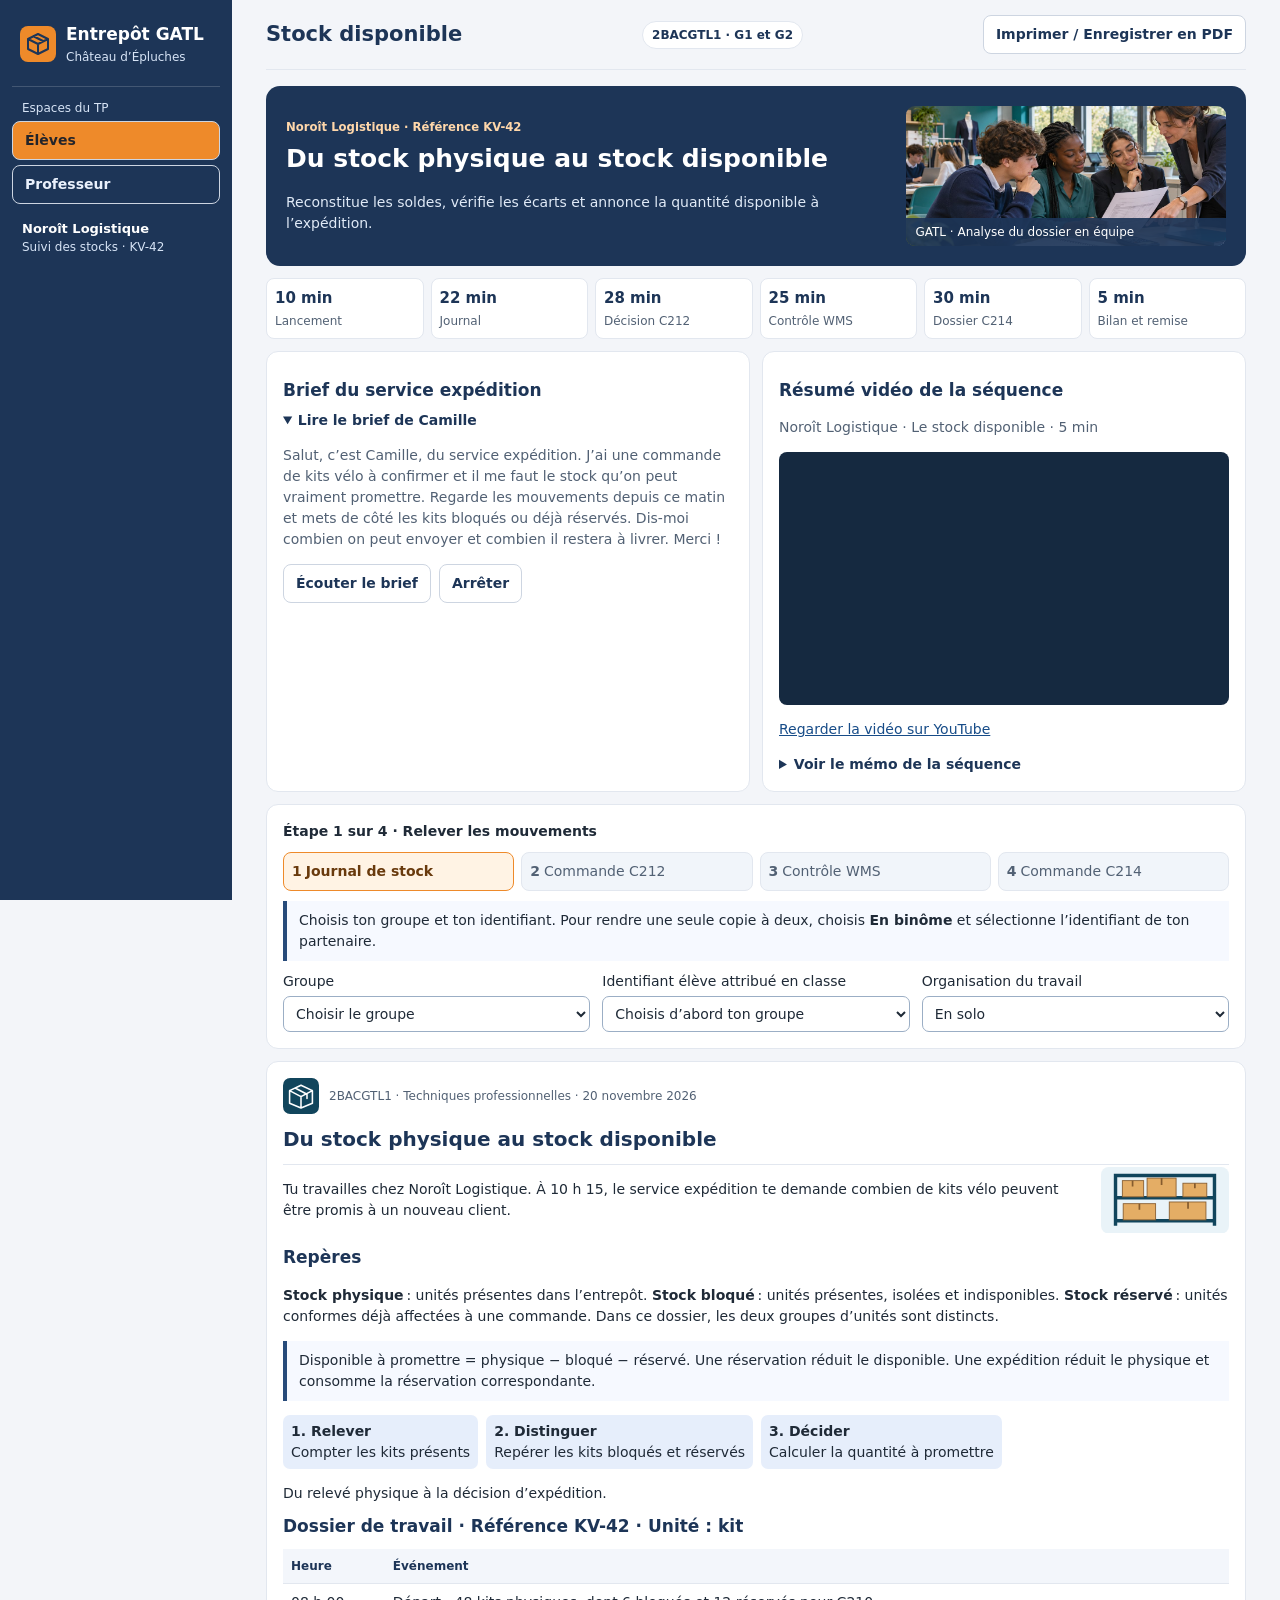
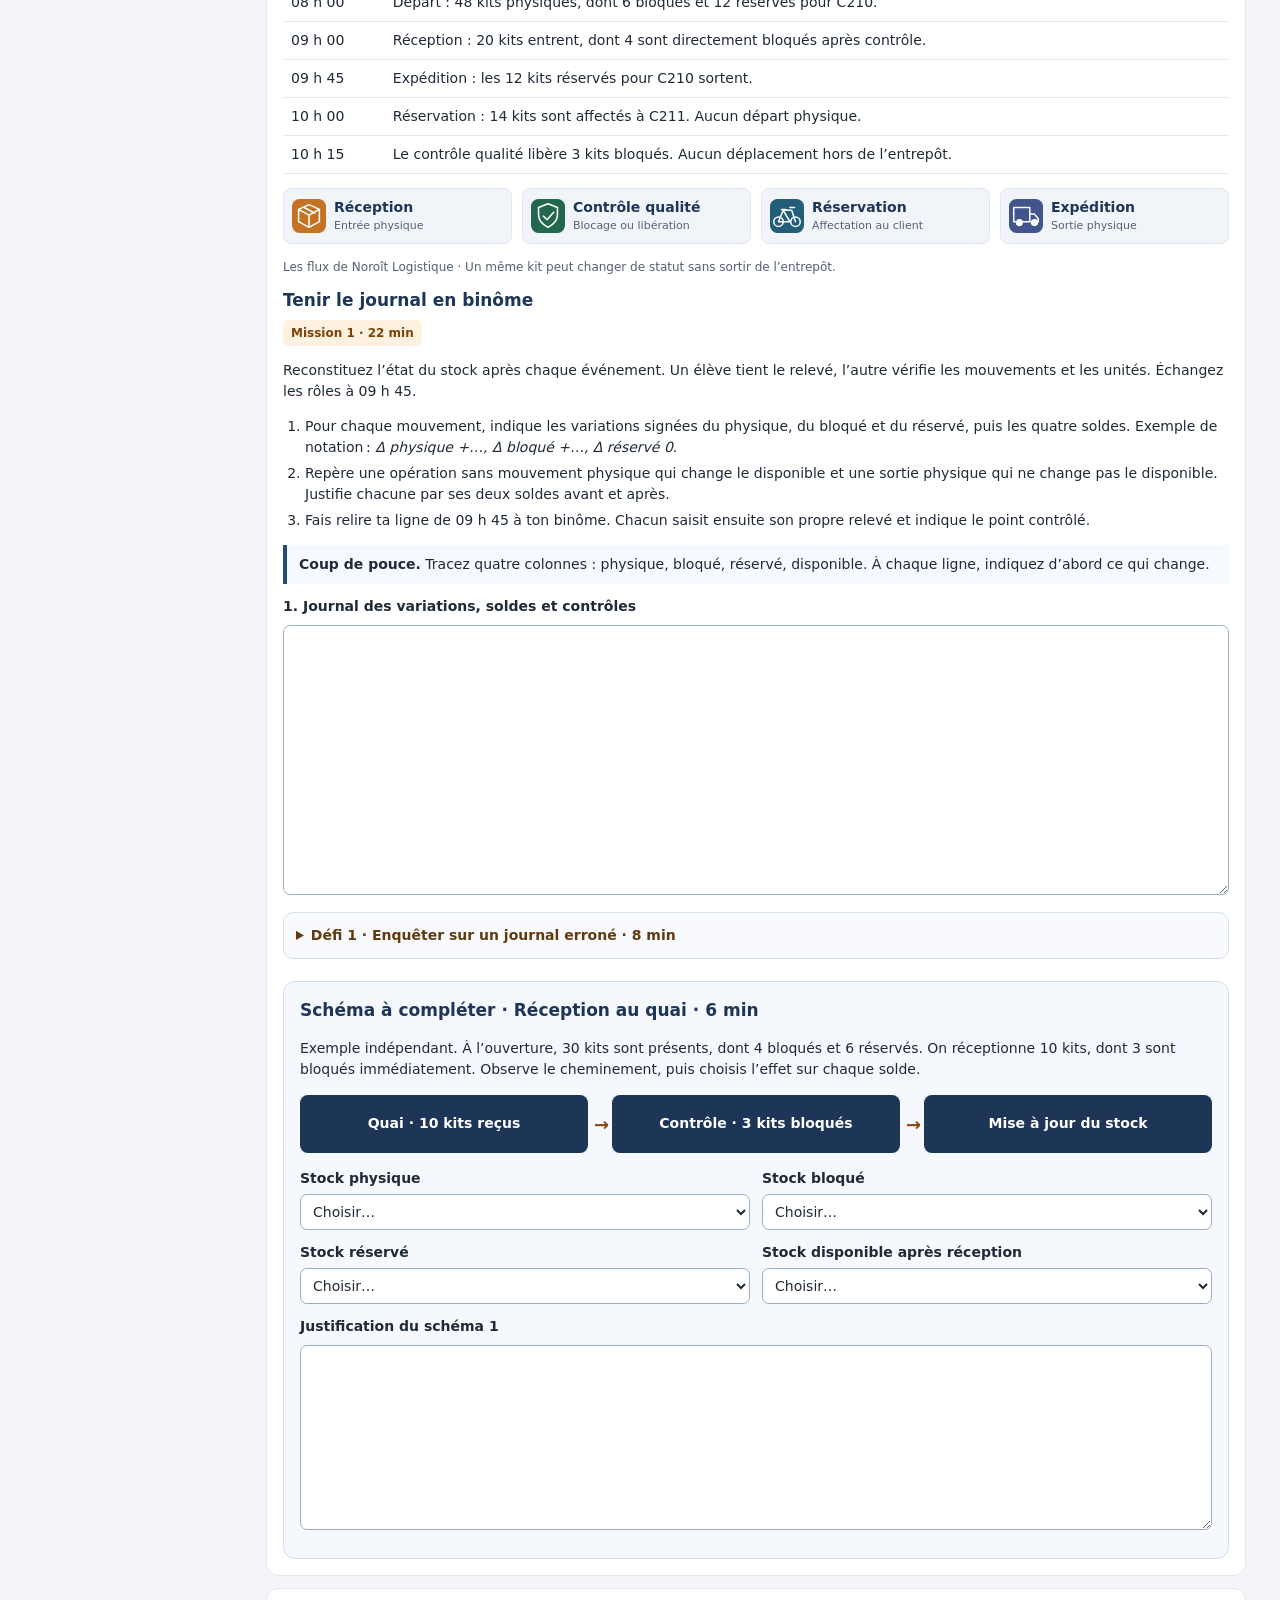
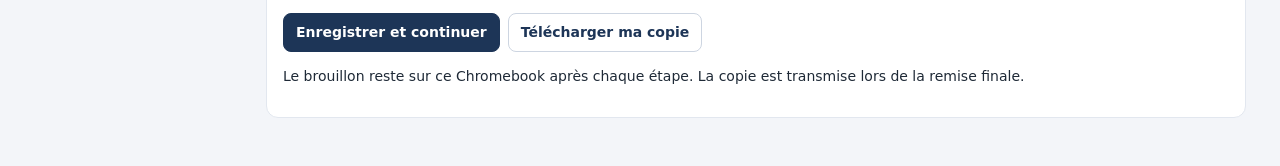
<file: tp-stock-disponible.html>
<!doctype html><html lang="fr"><head><meta charset="utf-8"><meta name="viewport" content="width=device-width,initial-scale=1"><title>TP Stock disponible · 2BACGTL1</title><style>
:root{--navy:#1d3557;--navy2:#274b7a;--orange:#ee8a2a;--surface:#f3f5f9;--line:#e2e7ef;--text:#1f2a37;--muted:#526174;--green:#17703d}
*{box-sizing:border-box}[hidden]{display:none!important}body{margin:0;background:var(--surface);color:var(--text);font:14px/1.5 Inter,system-ui,sans-serif}.shell{display:grid;grid-template-columns:232px minmax(0,1fr);min-height:100vh}.side{position:sticky;top:0;height:100vh;background:var(--navy);color:white;padding:20px 12px}.brand{display:flex;align-items:center;gap:10px;font-size:17px;font-weight:750;padding:2px 8px 20px}.brand svg{width:36px;height:36px;flex:none}.brand small,.side small{display:block;font-size:12px;font-weight:400;color:#d7e4f6}.side .side-title{font-size:12px;color:#d7e4f6;padding:12px 10px 4px;border-top:1px solid #ffffff2b}.side button{display:block;width:100%;margin:0 0 5px;text-align:left;background:transparent;color:#eaf1fc}.side button[aria-pressed=true]{background:var(--orange);color:#23242a;font-weight:750}.side-info{padding:10px;font-size:13px}.side-info strong{display:block}.main{margin:0;max-width:none;min-width:0;padding:0 clamp(14px,3vw,34px) 36px}.top{display:flex;align-items:center;justify-content:space-between;gap:8px;flex-wrap:wrap;padding:15px 0;border-bottom:1px solid var(--line)}.top h1{margin:0;font-size:21px;color:var(--navy)}.chip,.badge{display:inline-block;background:white;border:1px solid var(--line);border-radius:999px;padding:4px 9px;font-size:12px;color:var(--navy);font-weight:650}.mission{background:var(--navy);color:white;border-radius:14px;padding:20px;margin:16px 0 12px}.mission h2{color:white;font-size:25px;margin:4px 0}.mission p{color:#e0eaf7;margin-bottom:0}.mission small{color:#ffd7aa;font-weight:700}.card,.panel,.page{background:white;border:1px solid var(--line);border-radius:12px;padding:16px;margin:12px 0}.panel h2,.card h2,.page h2{color:var(--navy);font-size:17px;margin:10px 0 7px}.media,.identity{display:grid;grid-template-columns:repeat(auto-fit,minmax(min(100%,250px),1fr));gap:12px}.media>.card{margin:0}.help,.note{background:#f6f9ff;border-left:4px solid var(--navy2);padding:9px 12px;margin:10px 0}.media p,.hint,.muted{color:var(--muted)}.button,button{display:inline-flex;align-items:center;text-decoration:none;border:1px solid #cdd5e1;background:white;color:var(--navy);border-radius:8px;padding:8px 12px;font:inherit;font-weight:650;cursor:pointer;margin:0}.primary{background:var(--navy);border-color:var(--navy);color:white}.accent{background:var(--orange);border-color:var(--orange);color:#23242a}.actions,.controls{display:flex;align-items:center;gap:8px;flex-wrap:wrap;margin:8px 0}button:disabled{opacity:.46;cursor:default}.steps{display:grid;grid-template-columns:repeat(4,minmax(0,1fr));gap:7px;margin:10px 0 0;padding:0;list-style:none}.steps li{background:#f1f5fa;border:1px solid var(--line);color:var(--muted);border-radius:8px;padding:8px;margin:0}.steps li[aria-current=step]{background:#fff3e4;color:#693a0d;border-color:#ee8a2a;font-weight:750}.steps li.done{background:#e3f6ea;color:var(--green)}.steps b{margin-right:4px}.identity label{display:grid;gap:4px;align-content:start}.identity input,.identity select{width:100%}input,select,textarea,.lines{font:inherit;color:var(--text);border:1px solid #9baec5;border-radius:7px;padding:8px;background:white}textarea{min-height:96px}.page header{border:0;border-bottom:1px solid var(--line);padding:0 0 10px;display:flex;gap:10px;align-items:center;flex-wrap:wrap}.page header svg{width:36px;height:36px;flex:none}.page header .meta{color:var(--muted);font-size:12px}.page header h1{font-size:20px;flex:1 0 100%;color:var(--navy);margin:0}.intro{display:flex;align-items:center;justify-content:space-between;gap:12px}.intro svg{width:128px;flex:none}.flow ol{display:flex;flex-wrap:wrap;gap:8px;padding-left:0;list-style:none}.flow li{background:#e6eefb;padding:6px 8px;border-radius:7px}.flow strong{display:block}.flow{margin:10px 0}.answer{margin:12px 0}table{border-collapse:collapse;width:100%;margin:10px 0}th,td{border:0;border-bottom:1px solid var(--line);padding:8px;text-align:left;vertical-align:top}th{background:#f3f6fb;color:var(--navy);font-size:12px}.scroll{overflow:auto}#results{min-width:850px}#results td{white-space:pre-wrap;overflow-wrap:anywhere}#results details{max-width:250px}.status{font-weight:700;color:var(--navy)}.status:empty{display:none}summary{cursor:pointer;color:var(--navy);font-weight:650}a{color:#174c88}:focus-visible{outline:3px solid #4285cf;outline-offset:2px}.roster{display:grid;grid-template-columns:minmax(110px,170px) minmax(110px,170px);align-items:end;gap:10px}.roster label{display:grid;gap:3px}@media(max-width:720px){.shell{grid-template-columns:1fr}.side{height:auto;position:static;padding:8px 12px}.side nav{display:flex;gap:6px;margin:0}.side button{width:auto;margin:0}.brand{padding:2px 0 8px}.side-title,.side-info{display:none}.main{padding:0 12px 28px}.steps{grid-template-columns:repeat(2,1fr)}.intro svg{width:92px}}@media print{.shell{display:block}.side,.top,.mission,.media,.panel button,.steps,#teacher,#identityFields,#submissionControls{display:none!important}.main{padding:0}.page{border:0;padding:0}}

.mission{display:grid;grid-template-columns:minmax(0,1fr) minmax(190px,34%);align-items:center;gap:18px}.mission small{display:block}.warehouse-photo{margin:0;position:relative;overflow:hidden;border-radius:9px;min-height:120px}.warehouse-photo img{display:block;width:100%;height:140px;object-fit:cover}.warehouse-photo figcaption{position:absolute;bottom:0;left:0;right:0;padding:5px 9px;background:#1d3557e8;color:white;font-size:12px}.run-time{display:grid;grid-template-columns:repeat(6,minmax(0,1fr));gap:7px;margin:12px 0}.run-time span{display:grid;gap:2px;border:1px solid var(--line);border-radius:8px;background:#fff;padding:8px;color:var(--muted);font-size:12px}.run-time strong{color:var(--navy);font-size:15px}.trade-doc{margin:12px 0;border:1px solid #cbd7e4;border-radius:9px;overflow:hidden;background:#fff}.trade-head{display:flex;align-items:center;justify-content:space-between;gap:10px;padding:10px 12px;background:#f1f5fa;border-bottom:1px solid var(--line);color:var(--navy)}.trade-mark{display:flex;align-items:center;gap:8px;color:var(--navy)}.trade-mark svg{width:34px;height:34px;flex:none}.trade-mark small{display:block;font-size:11px;font-weight:500;color:var(--muted)}.trade-doc p{padding:0 12px}.trade-doc table{margin:0}.training-flow{margin:12px 0}.training-flow ol{display:grid;grid-template-columns:repeat(auto-fit,minmax(min(100%,140px),1fr));gap:10px;padding:0;list-style:none}.training-flow li{background:#f1f5fa;border:1px solid var(--line);margin:0;padding:8px;border-radius:8px}.training-flow figcaption{color:var(--muted);font-size:12px}.mission-slot{color:#774509;font-size:12px;font-weight:750;background:#fff1df;border-radius:6px;padding:4px 8px;display:inline-block}.mission-instructions{padding-left:22px}.mission-instructions li{margin:5px 0}.answer .lines{display:block;box-sizing:border-box;width:100%;min-height:185px;resize:vertical;padding:12px;font:inherit;line-height:1.5;margin-top:8px}.answer:has(#releve) .lines{min-height:270px}@media(max-width:720px){.mission{grid-template-columns:1fr}.run-time{grid-template-columns:repeat(3,minmax(0,1fr))}.warehouse-photo img{height:112px}.trade-head{align-items:flex-start}}@media print{.run-time{display:none}.trade-doc{break-inside:avoid}}
.extra{border:1px solid #d6e0ec;background:#f8fafd;border-radius:10px;margin:17px 0 2px;padding:12px}.extra summary{color:#613a0f}.art svg{display:block;width:100%;height:auto}.art figcaption{padding:6px 10px;color:#526174;font-size:12px}.projection label,.projection input{display:block;max-width:100%;margin:6px 0}#video{width:100%;max-height:320px;background:#152940;border-radius:8px}#videoEmbed iframe{display:block;width:100%;aspect-ratio:16/9;border:0;border-radius:8px;background:#152940}.roster-preview{display:flex;flex-wrap:wrap;gap:8px;padding:0;list-style:none}.roster-preview li{background:#edf3fa;color:#1d3557;border-radius:6px;padding:5px 10px;font-variant-numeric:tabular-nums}.choice-task{background:#f5f8fc;border:1px solid #cfdeee;border-radius:12px;margin-top:22px;padding:16px}.choice-task h2{margin-top:0}.choice-flow{display:grid;grid-template-columns:repeat(3,minmax(0,1fr));gap:24px;list-style:none;padding:0;margin:15px 0}.choice-flow li{position:relative;display:grid;place-content:center;text-align:center;min-height:58px;padding:8px;border-radius:8px;background:#1d3557;color:white;font-weight:700}.choice-flow li:not(:last-child)::after{content:"→";position:absolute;color:#87480d;right:-21px;top:50%;transform:translateY(-50%);font-size:18px}.choice-grid{display:grid;grid-template-columns:repeat(2,minmax(0,1fr));gap:12px}.choice-grid label,.choice-grid select{display:block;width:100%}.choice-grid select{margin-top:5px}@media(max-width:520px){.choice-grid{grid-template-columns:1fr}.choice-flow{gap:14px}.choice-flow li{font-size:12px}.choice-flow li:not(:last-child)::after{right:-14px;font-size:13px}}@page{size:A4;margin:13mm}@media print{body{background:white;color:#111}.shell{display:none!important}#stockPrint{display:block!important;font-size:10.5pt}#stockPrint .page{display:block!important;margin:0;padding:0;break-before:page}#stockPrint .page:first-of-type{break-before:auto}#stockPrint .choice-task,#stockPrint .answer{break-inside:avoid}#stockPrint .trade-doc{break-inside:avoid}#stockPrint .answer-lines{display:block;height:36px;background:repeating-linear-gradient(to bottom,transparent 0 17px,#adb8c3 17px 18px);border-bottom:1px solid #adb8c3;print-color-adjust:exact}#stockPrint p{margin:6px 0}#stockPrint .scroll{overflow:visible}#stockPrint details:not([open])>*{display:block}}</style></head><body><div class="shell"><aside class="side"><div class="brand"><svg viewBox="0 0 36 36" aria-hidden="true"><rect width="36" height="36" rx="8" fill="#ee8a2a"/><path d="m8 13 10-5 10 5v10l-10 5-10-5zM8 13l10 5 10-5m-10 5v10m-5-18 10 5" fill="none" stroke="#1d3557" stroke-width="2" stroke-linejoin="round"/></svg><div>Entrepôt GATL<small>Château d’Épluches</small></div></div><div class="side-title">Espaces du TP</div><nav aria-label="Espaces du TP"><button id="studentTab" aria-pressed="true">Élèves</button><button id="teacherTab" aria-pressed="false">Professeur</button></nav><div class="side-info"><strong>Noroît Logistique</strong><small>Suivi des stocks · KV-42</small></div></aside><main class="main"><div class="top"><h1>Stock disponible</h1><span class="chip">2BACGTL1 · G1 et G2</span><button type="button" id="printStock">Imprimer / Enregistrer en PDF</button></div>
<section id="student">
<section class="mission"><div><small>Noroît Logistique · Référence KV-42</small><h2>Du stock physique au stock disponible</h2><p>Reconstitue les soldes, vérifie les écarts et annonce la quantité disponible à l’expédition.</p></div><figure class="warehouse-photo"><img src="[data-uri]" alt="Élèves qui étudient un dossier en groupe" decoding="async"><figcaption>GATL · Analyse du dossier en équipe</figcaption></figure></section><div class="run-time"><span><strong>10 min</strong> Lancement</span><span><strong>22 min</strong> Journal</span><span><strong>28 min</strong> Décision C212</span><span><strong>25 min</strong> Contrôle WMS</span><span><strong>30 min</strong> Dossier C214</span><span><strong>5 min</strong> Bilan et remise</span></div>
<div class="media"><article class="card"><h2>Brief du service expédition</h2><details id="brief" open><summary>Lire le brief de Camille</summary><p id="transcript"></p></details><div class="controls"><button id="listen">Écouter le brief</button><button id="stop">Arrêter</button></div><p id="audioStatus" role="status"></p></article>
<article class="card" id="videoPanel"><h2>Résumé vidéo de la séquence</h2><p>Noroît Logistique · Le stock disponible · 5 min</p><div id="videoEmbed" hidden></div><p><a href="https://youtu.be/IxV1Jyi-j9U" target="_blank" rel="noopener noreferrer">Regarder la vidéo sur YouTube</a></p><details><summary>Voir le mémo de la séquence</summary><ol><li>Relever les mouvements et tenir les quatre soldes.</li><li>Calculer la quantité à confirmer et le reliquat.</li><li>Vérifier le comptage avant de corriger le WMS.</li><li>Recalculer après un retour, un blocage ou une annulation.</li></ol></details></article></div>
<form id="exercise"><div class="panel"><strong id="stepLabel" tabindex="-1"></strong><ol class="steps" aria-label="Progression du devoir"><li><b>1</b>Journal de stock</li><li><b>2</b>Commande C212</li><li><b>3</b>Contrôle WMS</li><li><b>4</b>Commande C214</li></ol><div id="identityFields"><p class="help">Choisis ton groupe et ton identifiant. Pour rendre une seule copie à deux, choisis <strong>En binôme</strong> et sélectionne l’identifiant de ton partenaire.</p><div class="identity">
<label>Groupe <select id="group" required><option value="">Choisir le groupe</option><option>G1</option><option>G2</option></select></label><label>Identifiant élève attribué en classe <select id="studentCode" required><option value="">Choisis d’abord ton groupe</option></select></label><label>Organisation du travail <select id="workMode"><option value="solo">En solo</option><option value="pair">En binôme</option></select></label><label id="partnerField" hidden>Identifiant du partenaire <select id="partnerCode"></select></label></div></div><p id="identitySummary" class="badge" hidden></p></div>
<section class="page"><header><svg viewBox="0 0 60 60" aria-hidden="true"><rect width="60" height="60" rx="12" fill="#11455c"/><path d="M11 21 30 12l19 9v21L30 50l-19-8z M11 21l19 10 19-10M30 31v19M21 17l19 10v7" fill="none" stroke="white" stroke-width="2.6" stroke-linejoin="round" stroke-linecap="round"/></svg><div class="meta">2BACGTL1 · Techniques professionnelles · 20 novembre 2026</div><h1>Du stock physique au stock disponible</h1></header><div class="intro"><p>Tu travailles chez Noroît Logistique. À 10 h 15, le service expédition te demande combien de kits vélo peuvent être promis à un nouveau client.</p><svg viewBox="0 0 150 78" role="img" aria-label="Cartons sur rayonnage"><rect width="150" height="78" rx="9" fill="#e9f3f8"/><path d="M17 69V10h116v59M17 36h116M17 63h116" fill="none" stroke="#11455c" stroke-width="4"/><g fill="#e4ad65" stroke="#855b2e"><rect x="25" y="16" width="25" height="19"/><rect x="54" y="13" width="34" height="22"/><rect x="96" y="19" width="28" height="16"/><rect x="26" y="43" width="38" height="19"/><rect x="80" y="41" width="43" height="21"/></g><path d="M37 16v7m34-10v8m39-2v6M45 43v7m57-9v8" stroke="#855b2e" stroke-width="2"/></svg></div>
<h2>Repères</h2><p><strong>Stock physique</strong> : unités présentes dans l’entrepôt. <strong>Stock bloqué</strong> : unités présentes, isolées et indisponibles. <strong>Stock réservé</strong> : unités conformes déjà affectées à une commande. Dans ce dossier, les deux groupes d’unités sont distincts.</p>
<div class="note">Disponible à promettre = physique − bloqué − réservé. Une réservation réduit le disponible. Une expédition réduit le physique et consomme la réservation correspondante.</div>
<figure class="flow"><ol><li><strong>1. Relever</strong>Compter les kits présents</li><li><strong>2. Distinguer</strong>Repérer les kits bloqués et réservés</li><li><strong>3. Décider</strong>Calculer la quantité à promettre</li></ol><figcaption>Du relevé physique à la décision d’expédition.</figcaption></figure><h2>Dossier de travail · Référence KV-42 · Unité : kit</h2>
<table><tr><th scope="col">Heure</th><th scope="col">Événement</th></tr><tr><td>08 h 00</td><td>Départ : 48 kits physiques, dont 6 bloqués et 12 réservés pour C210.</td></tr><tr><td>09 h 00</td><td>Réception : 20 kits entrent, dont 4 sont directement bloqués après contrôle.</td></tr><tr><td>09 h 45</td><td>Expédition : les 12 kits réservés pour C210 sortent.</td></tr><tr><td>10 h 00</td><td>Réservation : 14 kits sont affectés à C211. Aucun départ physique.</td></tr><tr><td>10 h 15</td><td>Le contrôle qualité libère 3 kits bloqués. Aucun déplacement hors de l’entrepôt.</td></tr></table>
<figure class="training-flow"><ol><li><div class="trade-mark"><svg viewBox="0 0 36 36" role="img" aria-label="Réception"><rect width="36" height="36" rx="8" fill="#c47324"/><g fill="none" stroke="#fff" stroke-width="1.6" stroke-linecap="round" stroke-linejoin="round"><path d="m7 11 11-5 11 5v13l-11 6-11-6Zm0 0 11 6 11-6m-11 6v13m-5-21 11 6"/></g></svg><span><strong>Réception</strong><small>Entrée physique</small></span></div></li><li><div class="trade-mark"><svg viewBox="0 0 36 36" role="img" aria-label="Contrôle qualité"><rect width="36" height="36" rx="8" fill="#23674d"/><g fill="none" stroke="#fff" stroke-width="1.6" stroke-linecap="round" stroke-linejoin="round"><path d="M18 5 28 9v8c0 6-4 10-10 13-6-3-10-7-10-13V9z"/><path d="m13 18 4 4 7-8"/></g></svg><span><strong>Contrôle qualité</strong><small>Blocage ou libération</small></span></div></li><li><div class="trade-mark"><svg viewBox="0 0 36 36" role="img" aria-label="Réservation"><rect width="36" height="36" rx="8" fill="#225d79"/><g fill="none" stroke="#fff" stroke-width="1.6" stroke-linecap="round" stroke-linejoin="round"><circle cx="9" cy="24" r="5"/><circle cx="27" cy="24" r="5"/><path d="m9 24 5-12 7 12H9m5-12h9l4 12m-6-15h5m-14 2h5"/></g></svg><span><strong>Réservation</strong><small>Affectation au client</small></span></div></li><li><div class="trade-mark"><svg viewBox="0 0 36 36" role="img" aria-label="Expédition"><rect width="36" height="36" rx="8" fill="#41558c"/><g fill="none" stroke="#fff" stroke-width="1.6" stroke-linecap="round" stroke-linejoin="round"><path d="M5 9h17v15H5zm17 7h5l4 5v3h-9"/><circle cx="11" cy="25" r="3" fill="white"/><circle cx="27" cy="25" r="3" fill="white"/></g></svg><span><strong>Expédition</strong><small>Sortie physique</small></span></div></li></ol><figcaption>Les flux de Noroît Logistique · Un même kit peut changer de statut sans sortir de l’entrepôt.</figcaption></figure><h2>Tenir le journal en binôme</h2><span class="mission-slot">Mission 1 · 22 min</span><p>Reconstituez l’état du stock après chaque événement. Un élève tient le relevé, l’autre vérifie les mouvements et les unités. Échangez les rôles à 09 h 45.</p><ol class="mission-instructions"><li>Pour chaque mouvement, indique les variations signées du physique, du bloqué et du réservé, puis les quatre soldes. Exemple de notation : <em>Δ physique +…, Δ bloqué +…, Δ réservé 0</em>.</li><li>Repère une opération sans mouvement physique qui change le disponible et une sortie physique qui ne change pas le disponible. Justifie chacune par ses deux soldes avant et après.</li><li>Fais relire ta ligne de 09 h 45 à ton binôme. Chacun saisit ensuite son propre relevé et indique le point contrôlé.</li></ol><p class="note"><strong>Coup de pouce.</strong> Tracez quatre colonnes : physique, bloqué, réservé, disponible. À chaque ligne, indiquez d’abord ce qui change.</p>
<div class="answer"><label><strong>1. Journal des variations, soldes et contrôles</strong><textarea id="releve" class="lines"></textarea></label></div><details class="extra"><summary>Défi 1 · Enquêter sur un journal erroné · 8 min</summary><p>À 09 h 50, le WMS affiche <strong>56 kits physiques, 10 bloqués et 12 réservés</strong>, alors que l’expédition de C210 vient d’être validée à quai.</p><div class="flow"><ol><li><strong>Physique</strong>Ce qui est présent</li><li><strong>− Bloqué</strong>Ce que la qualité isole</li><li><strong>− Réservé</strong>Ce qui est déjà affecté</li><li><strong>= Disponible</strong>Ce qui peut être promis</li></ol></div><ol><li>Compare ces données à ton journal.</li><li>Calcule l’écart de disponible et indique quel mouvement le WMS a appliqué de façon incomplète.</li><li>Explique la correction à demander sans créer une seconde sortie physique.</li></ol><div class="answer"><label><strong>Données corrigées, écart de disponible et consigne au responsable WMS</strong><textarea class="lines" data-optional data-extra></textarea></label></div></details><section class="choice-task"><h2>Schéma à compléter · Réception au quai · 6 min</h2><p>Exemple indépendant. À l’ouverture, 30 kits sont présents, dont 4 bloqués et 6 réservés. On réceptionne 10 kits, dont 3 sont bloqués immédiatement. Observe le cheminement, puis choisis l’effet sur chaque solde.</p><ol class="choice-flow" aria-label="Schéma du mouvement"><li>Quai · 10 kits reçus</li><li>Contrôle · 3 kits bloqués</li><li>Mise à jour du stock</li></ol><div class="choice-grid"><label><strong>Stock physique</strong><select data-flow-choice data-optional><option value="">Choisir…</option><option>Augmente</option><option>Diminue</option><option>Reste stable</option></select></label><label><strong>Stock bloqué</strong><select data-flow-choice data-optional><option value="">Choisir…</option><option>Augmente</option><option>Diminue</option><option>Reste stable</option></select></label><label><strong>Stock réservé</strong><select data-flow-choice data-optional><option value="">Choisir…</option><option>Augmente</option><option>Diminue</option><option>Reste stable</option></select></label><label><strong>Stock disponible après réception</strong><select data-flow-choice data-optional><option value="">Choisir…</option><option>20 kits</option><option>27 kits</option><option>30 kits</option><option>33 kits</option></select></label></div><div class="answer"><label><strong>Justification du schéma 1</strong><textarea class="lines" data-extra data-optional></textarea></label></div></section></section>
<section class="page"><header><svg viewBox="0 0 60 60" aria-hidden="true"><rect width="60" height="60" rx="12" fill="#11455c"/><path d="M11 21 30 12l19 9v21L30 50l-19-8z M11 21l19 10 19-10M30 31v19M21 17l19 10v7" fill="none" stroke="white" stroke-width="2.6" stroke-linejoin="round" stroke-linecap="round"/></svg><div class="meta">2BACGTL1 · Techniques professionnelles</div><h1>Décider et transmettre</h1></header>
<h2>Arbitrer la commande C212</h2><span class="mission-slot">Mission 2 · 28 min</span><figure class="trade-doc"><div class="trade-head"><div class="trade-mark"><svg viewBox="0 0 36 36" role="img" aria-label="Vélo Ligne"><rect width="36" height="36" rx="8" fill="#225d79"/><g fill="none" stroke="#fff" stroke-width="1.6" stroke-linecap="round" stroke-linejoin="round"><circle cx="9" cy="24" r="5"/><circle cx="27" cy="24" r="5"/><path d="m9 24 5-12 7 12H9m5-12h9l4 12m-6-15h5m-14 2h5"/></g></svg><span><strong>Vélo Ligne</strong><small>Service achats</small></span></div><b>Commande C212</b></div><div class="scroll"><table><thead><tr><th scope="col">Référence</th><th scope="col">Quantité</th><th scope="col">Expédition partielle</th><th scope="col">Réapprovisionnement</th></tr></thead><tbody><tr><td>KV-42</td><td>38 kits</td><td>Acceptée</td><td>Aucune date confirmée</td></tr></tbody></table></div></figure>
<p>À 10 h 20, la commande C212 demande 38 kits. Le client accepte une livraison partielle et souhaite connaître la quantité confirmée et le reliquat. Aucune nouvelle réception n’est confirmée.</p>
<div class="answer"><label><strong>2. Compare l’envoi immédiat partiel et l’attente : quantité confirmée, reliquat, risque et décision</strong><textarea class="lines"></textarea></label></div>
<div class="answer"><label><strong>3. Écris le message d’expédition : commande et référence, quantité à préparer, reliquat et prochain point de suivi</strong><textarea class="lines"></textarea></label></div>
<h2>Recalculer après deux aléas · en individuel</h2>
<p>Repars de l’état de 10 h 15, avant toute réservation pour C212. Un inventaire constate <strong>deux kits conformes non réservés manquants</strong>. Ensuite, C211 annule <strong>cinq kits de sa réservation</strong>. Il n’y a aucun autre mouvement.</p><figure class="trade-doc"><div class="trade-head"><div class="trade-mark"><svg viewBox="0 0 36 36" role="img" aria-label="Noroît Logistique"><rect width="36" height="36" rx="8" fill="#c47324"/><g fill="none" stroke="#fff" stroke-width="1.6" stroke-linecap="round" stroke-linejoin="round"><path d="m7 11 11-5 11 5v13l-11 6-11-6Zm0 0 11 6 11-6m-11 6v13m-5-21 11 6"/></g></svg><span><strong>Noroît Logistique</strong><small>Journal des événements</small></span></div><b>Avant affectation C212</b></div><div class="scroll"><table><thead><tr><th scope="col">Événement</th><th scope="col">Pièce</th><th scope="col">Vérification demandée</th></tr></thead><tbody><tr><td>Deux kits libres manquants</td><td>Relevé d’inventaire</td><td>Comparer attendu et réel</td></tr><tr><td>Cinq kits libérés sur C211</td><td>Avis d’annulation client</td><td>Repérer le statut qui change</td></tr></tbody></table></div></figure>
<div class="answer"><label><strong>4. Attendu, observé et écart signé, quatre soldes après chaque aléa, puis nouvelle décision C212</strong><textarea class="lines"></textarea></label></div>
<h2>Après la réservation de C212</h2><p>Si C212 est servie en totalité après cet aléa, calcule le stock disponible après réservation puis après son expédition. Explique pourquoi les deux résultats sont identiques ou différents.</p><div class="answer"><label><strong>Contrôle de cohérence · quatre soldes après réservation et expédition, puis explication</strong><textarea class="lines"></textarea></label></div><details class="extra"><summary>Défi 2 · Deux commandes pour le même stock · 10 min</summary><p>Repars de 10 h 15, avant les aléas. C212 demande 38 kits. Un second client, C213, en demande 8 avec départ prioritaire. Les deux clients acceptent une livraison partielle. Sers C213 en premier.</p><ol><li>Calcule les confirmations et reliquats des deux commandes.</li><li>Calcule les quatre soldes après les deux réservations.</li><li>Propose un message clair à C212.</li></ol><div class="answer"><label><strong>Répartition entre C212 et C213, quatre soldes et message</strong><textarea class="lines" data-optional data-extra></textarea></label></div></details></section>
<section class="page c212-variante"><header><svg viewBox="0 0 60 60" aria-hidden="true"><rect width="60" height="60" rx="12" fill="#11455c"/><path d="M11 21 30 12l19 9v21L30 50l-19-8z M11 21l19 10 19-10M30 31v19M21 17l19 10v7" fill="none" stroke="white" stroke-width="2.6" stroke-linejoin="round" stroke-linecap="round"/></svg><div class="meta">2BACGTL1 · Techniques professionnelles</div><h1>C212 · Vérifier le stock et traiter un blocage</h1></header><p><span class="mission-slot">Mission 3 · 25 min</span></p><p>Dans cette variante, repars du relevé après l’inventaire et l’annulation de C211, avant de réserver C212. Le nouveau comptage est confirmé. Les réservations existantes sont prioritaires.</p>
<p class="note"><strong>Procédure Noroît.</strong> Avant de corriger une quantité dans le WMS, compare le solde informatique au relevé signé. Demande un second comptage si l’écart physique reste incertain. Note l’heure, la référence, le sens de l’écart et la personne prévenue.</p><h2>A. Rapprocher le WMS et le relevé signé</h2><figure class="trade-doc"><div class="trade-head"><div class="trade-mark"><svg viewBox="0 0 36 36" role="img" aria-label="Contrôle Noroît"><rect width="36" height="36" rx="8" fill="#23674d"/><g fill="none" stroke="#fff" stroke-width="1.6" stroke-linecap="round" stroke-linejoin="round"><path d="M18 5 28 9v8c0 6-4 10-10 13-6-3-10-7-10-13V9z"/><path d="m13 18 4 4 7-8"/></g></svg><span><strong>Contrôle Noroît</strong><small>Relevé d’inventaire signé</small></span></div><b>Zone A · KV-42</b></div><div class="scroll"><table><thead><tr><th scope="col">Comptage 1</th><th scope="col">Recomptage signé</th><th scope="col">Bloqués</th><th scope="col">Réservés</th></tr></thead><tbody><tr><td>53 kits</td><td>54 kits</td><td>7 kits</td><td>9 kits</td></tr></tbody></table></div></figure><p>Le journal informatique affiche <strong>54 physiques, 7 bloqués, 9 réservés et 40 disponibles</strong>. Le service commercial demande s’il peut promettre 40 kits. Identifie le solde erroné, calcule l’écart et explique le risque pour le client.</p><div class="answer"><label><strong>Rédige une fiche d’écart : comptage retenu et motif, solde WMS incorrect, écart signé, action et destinataire</strong><textarea class="lines"></textarea></label></div>
<h2>B. Traiter un nouveau blocage</h2><p>Avant de réserver C212, le contrôle qualité isole <strong>4 kits conformes jusque-là libres</strong> en raison d’un défaut d’emballage. Le client demande toujours 38 kits et accepte une livraison partielle. Recalcule les quatre soldes, puis indique combien tu peux lui confirmer et combien restent à livrer.</p><div class="answer"><label><strong>Quatre soldes, quantité confirmée et reliquat</strong><textarea class="lines"></textarea></label></div>
<h2>C. Planifier la seconde expédition</h2><p>Réserve et expédie le maximum pour C212. Plus tard, la qualité libère <strong>5 kits bloqués</strong>. Mets à jour les quatre soldes après la première réservation, la première expédition et la libération. Réserve ensuite le reliquat à C212 et indique le disponible final. Compare une expédition immédiate du reliquat et une expédition le lendemain : précise quel solde changera uniquement au départ physique. Rédige un message qui distingue ce qui est expédié de ce qui reste à expédier.</p><div class="answer"><label><strong>Relevés successifs et message au service commercial</strong><textarea class="lines"></textarea></label></div>
<p class="note">Le dossier C214 repart des soldes fournis au début de la mission 4. Il prolonge le scénario de la mission 2 où les 38 kits de C212 ont été expédiés.</p><details class="extra"><summary>Défi 3 · Contrôle d’une seule adresse · 8 min</summary><figure class="trade-doc art"><svg viewBox="0 0 700 192" role="img" aria-label="Zone A-01 : 18 kits. Zone A-02 : 22 kits. Zone A-03 : 14 kits."><title>Plan de comptage de la zone A</title><rect width="700" height="192" rx="9" fill="#eff4fa"/><text x="24" y="30" fill="#1d3557" font-size="18" font-weight="700">Plan de comptage · zone A · KV-42</text><g transform="translate(24,50)"><rect width="202" height="118" rx="9" fill="#fff" stroke="#b9cbdf"/><path d="M18 18v62m48-62v62M18 47h48M18 79h48" fill="none" stroke="#274b7a" stroke-width="3"/><path d="M24 26h15v18H24zm20 0h15v18H44zM24 58h15v18H24zm20 0h15v18H44z" fill="#eea04b"/><text x="83" y="42" fill="#1d3557" font-size="18" font-weight="700">A-01</text><text x="83" y="71" fill="#526174" font-size="18">18 kits</text></g><g transform="translate(249,50)"><rect width="202" height="118" rx="9" fill="#fff" stroke="#b9cbdf"/><path d="M18 18v62m48-62v62M18 47h48M18 79h48" fill="none" stroke="#274b7a" stroke-width="3"/><path d="M24 26h15v18H24zm20 0h15v18H44zM24 58h15v18H24zm20 0h15v18H44z" fill="#eea04b"/><text x="83" y="42" fill="#1d3557" font-size="18" font-weight="700">A-02</text><text x="83" y="71" fill="#526174" font-size="18">22 kits</text></g><g transform="translate(474,50)"><rect width="202" height="118" rx="9" fill="#fff" stroke="#b9cbdf"/><path d="M18 18v62m48-62v62M18 47h48M18 79h48" fill="none" stroke="#274b7a" stroke-width="3"/><path d="M24 26h15v18H24zm20 0h15v18H44zM24 58h15v18H24zm20 0h15v18H44z" fill="#eea04b"/><text x="83" y="42" fill="#1d3557" font-size="18" font-weight="700">A-03</text><text x="83" y="71" fill="#526174" font-size="18">14 kits</text></g></svg><figcaption>Recomptage signé. Les trois adresses constituent le périmètre de l’inventaire.</figcaption></figure><p>La lecture de A-02 est contestée. Un second agent retrouve <strong>21 kits</strong> au lieu de 22. Considère cet écart comme confirmé et portant sur un kit libre. Repars de l’état de la mission 3 avant le nouveau blocage.</p><ol><li>Calcule le nouveau physique et le disponible.</li><li>Indique la référence, l’adresse, l’écart signé et la pièce à corriger.</li></ol><div class="answer"><label><strong>Nouveau physique, disponible et trace de l’écart</strong><textarea class="lines" data-optional data-extra></textarea></label></div></details><section class="choice-task"><h2>Schéma à compléter · Réserver puis expédier · 7 min</h2><p>Exemple indépendant. Tu pars de 36 kits physiques, dont 5 bloqués et 9 déjà réservés. Tu réserves 4 kits libres pour une nouvelle commande, puis tu expédies ces 4 kits.</p><ol class="choice-flow" aria-label="Schéma du mouvement"><li>36 kits physiques</li><li>Réservation · 4 kits</li><li>Expédition · 4 kits</li></ol><div class="choice-grid"><label><strong>Physique après réservation</strong><select data-flow-choice data-optional><option value="">Choisir…</option><option>32 kits</option><option>36 kits</option><option>40 kits</option></select></label><label><strong>Réservé après réservation</strong><select data-flow-choice data-optional><option value="">Choisir…</option><option>5 kits</option><option>9 kits</option><option>13 kits</option></select></label><label><strong>Physique après expédition</strong><select data-flow-choice data-optional><option value="">Choisir…</option><option>32 kits</option><option>36 kits</option><option>40 kits</option></select></label><label><strong>Disponible après expédition</strong><select data-flow-choice data-optional><option value="">Choisir…</option><option>18 kits</option><option>22 kits</option><option>26 kits</option></select></label></div><div class="answer"><label><strong>Justification du schéma 2</strong><textarea class="lines" data-extra data-optional></textarea></label></div></section></section>
<section class="page"><header><svg viewBox="0 0 60 60" aria-hidden="true"><rect width="60" height="60" rx="12" fill="#11455c"/><path d="M11 21 30 12l19 9v21L30 50l-19-8z M11 21l19 10 19-10M30 31v19M21 17l19 10v7" fill="none" stroke="white" stroke-width="2.6" stroke-linejoin="round" stroke-linecap="round"/></svg><div class="meta">2BACGTL1 · Techniques professionnelles · Référence KV-42</div><h1>Du retour client à l’expédition C214</h1></header><p><span class="mission-slot">Mission 4 · 30 min</span></p><p>À 10 h 45, après l’expédition de C212, le relevé affiche 16 kits physiques, dont 7 bloqués et 9 réservés pour C211. Les kits bloqués et réservés sont distincts.</p><figure class="training-flow"><ol><li><div class="trade-mark"><svg viewBox="0 0 36 36" role="img" aria-label="Retour"><rect width="36" height="36" rx="8" fill="#41558c"/><g fill="none" stroke="#fff" stroke-width="1.6" stroke-linecap="round" stroke-linejoin="round"><path d="M5 9h17v15H5zm17 7h5l4 5v3h-9"/><circle cx="11" cy="25" r="3" fill="white"/><circle cx="27" cy="25" r="3" fill="white"/></g></svg><span><strong>Retour</strong><small>Isoler et contrôler</small></span></div></li><li><div class="trade-mark"><svg viewBox="0 0 36 36" role="img" aria-label="Réception"><rect width="36" height="36" rx="8" fill="#c47324"/><g fill="none" stroke="#fff" stroke-width="1.6" stroke-linecap="round" stroke-linejoin="round"><path d="m7 11 11-5 11 5v13l-11 6-11-6Zm0 0 11 6 11-6m-11 6v13m-5-21 11 6"/></g></svg><span><strong>Réception</strong><small>Comparer le BL au comptage</small></span></div></li><li><div class="trade-mark"><svg viewBox="0 0 36 36" role="img" aria-label="Commande"><rect width="36" height="36" rx="8" fill="#225d79"/><g fill="none" stroke="#fff" stroke-width="1.6" stroke-linecap="round" stroke-linejoin="round"><circle cx="9" cy="24" r="5"/><circle cx="27" cy="24" r="5"/><path d="m9 24 5-12 7 12H9m5-12h9l4 12m-6-15h5m-14 2h5"/></g></svg><span><strong>Commande</strong><small>Réserver selon le disponible</small></span></div></li><li><div class="trade-mark"><svg viewBox="0 0 36 36" role="img" aria-label="Départ"><rect width="36" height="36" rx="8" fill="#41558c"/><g fill="none" stroke="#fff" stroke-width="1.6" stroke-linecap="round" stroke-linejoin="round"><path d="M5 9h17v15H5zm17 7h5l4 5v3h-9"/><circle cx="11" cy="25" r="3" fill="white"/><circle cx="27" cy="25" r="3" fill="white"/></g></svg><span><strong>Départ</strong><small>Tracer le solde après expédition</small></span></div></li></ol><figcaption>Circuit documentaire du dossier C214.</figcaption></figure><h2>5. Retour client · 11 h</h2><p>Cinq kits reviennent à l’entrepôt. Le contrôle les bloque tous. Calcule les quatre soldes et justifie l’évolution du disponible.</p><div class="answer"><label><strong>Retour client · soldes et justification</strong><textarea class="lines"></textarea></label></div><h2>6. Réception fournisseur · 11 h 30</h2><figure class="trade-doc"><div class="trade-head"><div class="trade-mark"><svg viewBox="0 0 36 36" role="img" aria-label="Ateliers Rivage"><rect width="36" height="36" rx="8" fill="#c47324"/><g fill="none" stroke="#fff" stroke-width="1.6" stroke-linecap="round" stroke-linejoin="round"><path d="m7 11 11-5 11 5v13l-11 6-11-6Zm0 0 11 6 11-6m-11 6v13m-5-21 11 6"/></g></svg><span><strong>Ateliers Rivage</strong><small>Fournisseur de kits vélo</small></span></div><b>BL AR-1846</b></div><div class="scroll"><table><thead><tr><th scope="col">Référence</th><th scope="col">Annoncé</th><th scope="col">Reçu à quai</th><th scope="col">État au contrôle</th></tr></thead><tbody><tr><td>KV-42</td><td>12 kits</td><td>10 kits</td><td>3 emballages écrasés sur les 10 reçus</td></tr></tbody></table></div></figure><p>Le bon de livraison annonce 12 kits. Tu en comptes 10, dont 3 endommagés. L’équipe réceptionne les 10 kits et bloque les 3 endommagés. Rédige la réserve à inscrire sur le bon et calcule les quatre soldes.</p><div class="answer"><label><strong>Réserve à inscrire sur le BL, calcul des quatre soldes et contrôle des kits utilisables</strong><textarea class="lines"></textarea></label></div><h2>7. Nouvelle commande · 12 h</h2><p>C214 demande 12 kits et accepte une livraison partielle. Réserve le maximum possible. Indique la quantité confirmée, le reliquat et le disponible après réservation.</p><div class="answer"><label><strong>Quantité confirmée, reliquat et disponible</strong><textarea class="lines"></textarea></label></div><h2>8. Annulation partielle · 12 h 15</h2><p>C211 annule 6 des 9 kits réservés. Complète la réservation de C214, puis expédie la commande complète. Donne les quatre soldes après chacune des trois opérations. Rédige le message final au service commercial.</p><div class="answer"><label><strong>Trois relevés, message commercial et bilan : explique en une phrase pourquoi un retour bloqué ne rend pas le stock disponible</strong><textarea class="lines"></textarea></label></div><details class="extra"><summary>Défi 4 · Décider avec une nouvelle consigne qualité · 10 min</summary><figure class="trade-doc art"><svg viewBox="0 0 650 120" role="img" aria-label="Palette conforme : 7 kits. Palette isolée au contrôle qualité : 3 kits."><title>Répartition des dix kits reçus au quai</title><rect width="650" height="120" rx="8" fill="#eef4f8"/><g transform="translate(20,20)"><rect x="1" y="53" width="80" height="9" rx="2" fill="#795a40"/><path d="M8 48V21l18-9 18 9v27zM46 48V21l15-9 15 9v27z" fill="#24714f"/><text x="91" y="28" font-size="18" font-weight="700" fill="#1d3557">Conformes</text><text x="91" y="54" font-size="18" fill="#526174">7 kits</text></g><g transform="translate(340,20)"><rect x="1" y="53" width="80" height="9" rx="2" fill="#795a40"/><path d="M8 48V21l18-9 18 9v27zM46 48V21l15-9 15 9v27z" fill="#b85b19"/><text x="91" y="28" font-size="18" font-weight="700" fill="#1d3557">Emballages écrasés</text><text x="91" y="54" font-size="18" fill="#526174">3 kits</text></g></svg><figcaption>Contrôle à quai du BL AR-1846. Identifie les unités réellement utilisables.</figcaption></figure><p>Repars du solde après l’expédition complète de C214. La qualité libère <strong>2 kits bloqués</strong>, puis C215 en demande <strong>4</strong> et accepte un départ partiel.</p><ol><li>Calcule les quatre soldes après la libération, la réservation maximale et l’expédition.</li><li>Annonce le reliquat et explique pourquoi libérer deux kits ne crée pas d’entrée physique.</li></ol><div class="answer"><label><strong>Trois soldes successifs et réponse pour C215</strong><textarea class="lines" data-optional data-extra></textarea></label></div></details><section class="choice-task"><h2>Schéma à compléter · Retour et contrôle qualité · 7 min</h2><p>Exemple indépendant. Tu pars de 25 kits physiques, dont 4 bloqués et 5 réservés. Quatre kits reviennent et sont tous bloqués. Le contrôle en libère ensuite deux.</p><ol class="choice-flow" aria-label="Schéma du mouvement"><li>Retour · 4 kits</li><li>Blocage temporaire</li><li>Libération · 2 kits</li></ol><div class="choice-grid"><label><strong>Physique après le retour</strong><select data-flow-choice data-optional><option value="">Choisir…</option><option>25 kits</option><option>27 kits</option><option>29 kits</option></select></label><label><strong>Bloqué après le retour</strong><select data-flow-choice data-optional><option value="">Choisir…</option><option>4 kits</option><option>6 kits</option><option>8 kits</option></select></label><label><strong>Bloqué après libération</strong><select data-flow-choice data-optional><option value="">Choisir…</option><option>2 kits</option><option>6 kits</option><option>8 kits</option></select></label><label><strong>Disponible après libération</strong><select data-flow-choice data-optional><option value="">Choisir…</option><option>16 kits</option><option>18 kits</option><option>20 kits</option></select></label></div><div class="answer"><label><strong>Justification du schéma 3</strong><textarea class="lines" data-extra data-optional></textarea></label></div></section></section>
<section class="panel" id="submissionControls"><div id="wrapUp" class="help" hidden><strong>Bilan et remise · 5 min</strong><p>Relis ta réserve, vérifie que ton message final indique les quantités et le reliquat, puis compare avec ton binôme un calcul que vous avez traité différemment.</p></div><label id="classEntry" hidden>Code de remise donné par le professeur <input id="classCode" type="password" autocomplete="off" maxlength="18"></label>
<p id="studentStatus" class="status" role="status"></p><div class="controls"><button id="back" type="button">Étape précédente</button><button id="save" class="primary">Enregistrer et continuer</button><button id="download" type="button">Télécharger ma copie</button><button id="newCopy" type="button">Commencer une nouvelle copie</button></div><div id="resetPanel" class="help" hidden><p>Une nouvelle copie remplacera le brouillon sur cet appareil. Les copies déjà remises restent dans l’espace professeur.</p><div class="controls"><button type="button" id="confirmReset">Ouvrir une nouvelle copie</button><button type="button" id="cancelReset">Annuler</button></div></div>
<p>Le brouillon reste sur ce Chromebook après chaque étape. La copie est transmise lors de la remise finale.</p></section></form><section id="stockQuiz" class="card" hidden><h2>Quiz de fin de TP · 10 questions</h2><p>Teste tes acquis sur de nouveaux cas. Le résultat s’affiche à l’écran.</p><button id="quizStart" type="button">Démarrer le quiz</button><div id="quizPlay" hidden><p id="quizProgress"></p><h3 id="quizQuestion" tabindex="-1"></h3><div class="controls" id="quizChoices"></div><p id="quizFeedback" class="status" role="status"></p><button id="quizNext" type="button" hidden>Question suivante</button></div></section></section>
<section id="teacher" hidden>
<section class="card" aria-labelledby="rosterTitle">
<h2 id="rosterTitle">Générer les identifiants élèves</h2>
<p>Choisis le groupe et le nombre d’élèves, puis génère la liste. Attribue un numéro différent à chaque élève du groupe.</p>
<div class="roster"><label>Groupe <select id="rosterGroup"><option>G1</option><option>G2</option></select></label><label>Nombre d’élèves <input type="number" min="1" max="40" step="1" value="12" required id="rosterCount"></label></div>
<p><button type="button" class="primary" id="rosterGenerate">Générer les identifiants</button> <button type="button" id="roster">Télécharger la fiche CSV</button></p>
<p id="rosterMessage" role="status"></p><ul class="roster-preview" id="rosterPreview" aria-label="Identifiants à attribuer" hidden></ul>
<p class="help">Par exemple, l’élève à qui tu attribues <strong>G1-07</strong> sélectionne <strong>G1</strong> puis choisit <strong>G1-07</strong> dans la liste. Le code de remise est un autre code, à saisir en fin de TP.</p>
</section>
<div class="card"><h2>Copies remises</h2><details><summary>Déroulé des 120 minutes</summary><div class="run-time"><span><strong>10 min</strong> Lancement</span><span><strong>22 min</strong> Journal</span><span><strong>28 min</strong> Décision C212</span><span><strong>25 min</strong> Contrôle WMS</span><span><strong>30 min</strong> Dossier C214</span><span><strong>5 min</strong> Bilan et remise</span></div><p><strong>Lancement.</strong> Projeter la vidéo sur YouTube, puis demander aux élèves de distinguer stock réservé et stock bloqué. <strong>Journal.</strong> Faire travailler en binômes avec permutation des rôles. <strong>C212.</strong> Faire comparer deux décisions possibles, puis passer au calcul individuel. <strong>WMS.</strong> Exiger une trace écrite de l’écart. <strong>C214.</strong> Faire exploiter les pièces avant le bilan. <strong>Remise.</strong> Garder cinq minutes pour vérifier chaque copie et l’envoyer.</p></details><p class="help">Saisis le <strong>code professeur</strong>.</p><details><summary>Compétences travaillées</summary><p>Progression Seconde GATL · Période 2 · Scénario 3 « Un emplacement pour chaque chose ». Le TP travaille le suivi des stocks et l’exploitation des écarts, axe C1.6 du bac pro Métiers de la logistique.</p><p>Le cas 20 de Delagrave a inspiré le rapprochement du relevé physique et du solde informatique.</p></details><p class="hint">Les réponses sont à corriger. Trie les copies par groupe ou exporte-les en CSV pour les ouvrir dans Excel.</p>
<form id="teacherForm"><label for="teacherCode">Code professeur </label><input id="teacherCode" type="password" autocomplete="off" maxlength="36" required>
<div class="actions"><button class="primary">Ouvrir le suivi des copies</button><button type="button" id="csv" disabled>Exporter le CSV</button><button type="button" id="logout">Fermer l’accès</button></div></form>
<div class="identity"><label>Importer une fiche CSV d’identifiants et de noms, remplie sur ton appareil<input id="rosterImport" type="file" accept=".csv,text/csv" multiple></label><label>Rechercher un nom ou un identifiant<input id="participantFilter" type="search" placeholder="Ex. G1-07"></label></div><p id="rosterImportStatus" class="status" role="status"></p><label for="filter">Groupe affiché</label><select id="filter"><option value="">Tous les groupes</option><option>G1</option><option>G2</option></select>
<p>Une fois le suivi ouvert, le tableau se met à jour toutes les 10 secondes. Garde l’onglet Professeur ouvert pendant les remises.</p><p id="teacherStatus" class="status" role="status"></p>
<div class="scroll"><table id="results" hidden><thead><tr><th>Élève ou binôme</th><th>Groupe</th><th>Relevé</th><th>C212 et inventaire</th><th>Contrôle WMS</th><th>C214</th><th>Remise</th></tr></thead><tbody></tbody></table></div></div>
</section></main></div><script>
"use strict";
const $=id=>document.getElementById(id);
const pages=[...document.querySelectorAll("#student .page")];
const titles=["Relever les mouvements","Décider pour C212","Contrôler le WMS","Traiter la commande C214"];
const fields=pages.map(page=>[...page.querySelectorAll("textarea, select[data-flow-choice]")]);
const key="tp-stock-2026-11-20";
let rows=[],teacherGeneration=0,pending=false;
function blankDraft(){return {id:crypto.randomUUID?.()??"",eleve:"",partenaire:"",groupe:"",step:0,values:fields.map(group=>group.map(()=>'')),sent:false};}
let draft=blankDraft();
try{const saved=JSON.parse(localStorage.getItem(key));if(saved?.values?.length===pages.length) draft=saved;}catch{}
function persist(){try{localStorage.setItem(key,JSON.stringify(draft));return true;}catch{return false;}}
function setStatus(message){$("studentStatus").textContent=message;}
function setTab(prof){
  $("student").hidden=prof;$("teacher").hidden=!prof;
  $("studentTab").setAttribute("aria-pressed",String(!prof));$("teacherTab").setAttribute("aria-pressed",String(prof));
  if(prof){window.speechSynthesis?.cancel();}
  else $("logout").click();
}
$("studentTab").onclick=()=>setTab(false);$("teacherTab").onclick=()=>setTab(true);
function render(){
  const final=draft.step===pages.length-1;
  $("stockQuiz").hidden=!final;
  document.querySelectorAll(".steps li").forEach((item,index)=>{
    item.classList.toggle("done",draft.sent||index<draft.step);
    if(index===draft.step&&!draft.sent) item.setAttribute("aria-current","step");
    else item.removeAttribute("aria-current");
  });
  $("identityFields").hidden=draft.step!==0||draft.sent;
  $("identitySummary").hidden=!$("identityFields").hidden;
  $("identitySummary").textContent=(draft.partenaire?"Binôme · "+draft.eleve+" et "+draft.partenaire:"Identifiant élève · "+draft.eleve);
  $("stepLabel").textContent="Étape "+(draft.step+1)+" sur "+pages.length+" · "+titles[draft.step];
  pages.forEach((page,index)=>page.hidden=index!==draft.step);
  fields.forEach((group,index)=>group.forEach((field,position)=>{
    field.value=draft.values[index][position]??"";
    if(field.matches("select"))field.disabled=draft.sent||pending;
    else{
      field.maxLength=field.hasAttribute("data-extra")?650:1200;
      field.readOnly=draft.sent||pending;
    }
    field.required=index===draft.step&&!field.hasAttribute("data-optional")&&!draft.sent&&!pending;
  }));
  $("group").value=draft.groupe;showStudentIdentifiers(draft.groupe,draft.eleve);
  $("workMode").value=draft.partenaire?"pair":"solo";renderPartners(draft.partenaire);
  $("studentCode").disabled=$("group").disabled=$("workMode").disabled=$("partnerCode").disabled=draft.step!==0||draft.sent||pending;
  $("classEntry").hidden=!final||draft.sent;
  const wrapUp=document.getElementById("wrapUp");
  if(wrapUp) wrapUp.hidden=!final||draft.sent;
  $("classCode").required=final&&!draft.sent;$("classCode").disabled=pending||draft.sent;
  $("newCopy").disabled=pending;
  $("newCopy").hidden=!draft.sent&&draft.step===0;
  $("back").hidden=draft.step===0;$("back").disabled=pending;
  $("save").hidden=draft.sent;$("save").disabled=pending;
  $("save").textContent=final?"Remettre ma copie":"Enregistrer et continuer";
}
function makeIdentifiers(group,count){
  return Array.from({length:count},(_,i)=>group+"-"+String(i+1).padStart(2,"0"));
}
function showStudentIdentifiers(group,selected=""){
  const select=$("studentCode");
  select.replaceChildren(new Option(group?"Choisir mon identifiant":"Choisis d’abord ton groupe",""));
  if(!group)return;
  for(const id of makeIdentifiers(group,40))select.add(new Option(id,id));
  if(selected&&!Array.from(select.options).some(option=>option.value===selected)){
    select.add(new Option(selected,selected));
  }
  select.value=selected;
}
function renderPartners(selected=$("partnerCode").value){
  const group=$("group").value;
  const pair=$("workMode").value==="pair";
  const partner=$("partnerCode");
  $("partnerField").hidden=!pair;
  partner.required=pair&&!$("identityFields").hidden;
  partner.replaceChildren(new Option(group?"Choisir mon partenaire":"Choisis d’abord ton groupe",""));
  if(!group)return;
  for(const id of makeIdentifiers(group,40)){
    if(id!==$("studentCode").value)partner.add(new Option(id,id));
  }
  partner.value=Array.from(partner.options).some(option=>option.value===selected)?selected:"";
}
$("group").addEventListener("change",()=>{
  showStudentIdentifiers($("group").value);renderPartners("");
});
$("studentCode").addEventListener("change",()=>renderPartners());
$("workMode").addEventListener("change",()=>renderPartners());
function studentIdentifier(value,group){
  return makeIdentifiers(group,40).includes(value)||value===draft.eleve ? value : "";
}
function capture(){
  if(draft.sent)return;
  if(draft.step===0){
    const value=$("studentCode").value.trim();
    draft.groupe=$("group").value;
    draft.eleve=studentIdentifier(value,draft.groupe)||value;
    draft.partenaire=$("workMode").value==="pair"?$("partnerCode").value:"";
  }
  draft.values[draft.step]=fields[draft.step].map(field=>field.value.trim());
}
function collect(){
  const answers=fields.map((group,i)=>group.map((field,j)=>{
    const value=draft.values[i][j];return value?field.closest("label").querySelector("strong").textContent+"\n"+value:"";
  }).filter(Boolean).join("\n\n"));
  if(draft.partenaire) answers[0]="Binôme TP : "+draft.partenaire+"\n\n"+answers[0];
  return answers;
}
function navigate(){
  render();$("stepLabel").focus();$("stepLabel").scrollIntoView({block:"start"});
}
function exportFile(name, content, type){
  const link=document.createElement("a");link.href=URL.createObjectURL(new Blob([content],{type}));link.download=name;link.click();setTimeout(()=>URL.revokeObjectURL(link.href),3000);
}

const endpoint="https://vcrodgslfonzcwfoaqsg.supabase.co/rest/v1/tp_stock_copies";
function api(code, options={}, query=""){
  return fetch(endpoint+query,{...options,cache:"no-store",headers:{apikey:"sb_publishable_ikYImUebaJgUTjz_dMKZmA_7rzbBfYj","x-client-info":code,...options.headers}});
}

$("download").onclick=()=>{capture();exportFile("TP-stock-"+(draft.eleve||"brouillon")+".txt",
["TP Stock disponible",draft.eleve+" · "+draft.groupe,...collect()].join("\n\n"),"text/plain;charset=utf-8");};
$("newCopy").onclick=()=>{$("resetPanel").hidden=false;$("cancelReset").focus();};
$("cancelReset").onclick=()=>{$("resetPanel").hidden=true;$("newCopy").focus();};
$("confirmReset").onclick=()=>{
  if(pending)return;
  $("resetPanel").hidden=true;draft=blankDraft();$("classCode").value="";persist();navigate();setStatus("Nouvelle copie ouverte.");
};
$("back").onclick=()=>{capture();draft.step--;persist();navigate();setStatus("");};
$("exercise").onsubmit=async event=>{
  event.preventDefault();if(pending||draft.sent)return;
  if(draft.step===0&&!studentIdentifier($("studentCode").value.trim(),$("group").value)){
    setStatus("Choisis ton groupe et l’identifiant attribué par ton professeur.");
    $("studentCode").focus();return;
  }
  capture();
  const incomplete=fields[draft.step].findIndex((field,i)=>!field.hasAttribute("data-optional")&&!draft.values[draft.step][i]);
  if(incomplete>=0){setStatus("Complète chaque réponse obligatoire de cette étape.");fields[draft.step][incomplete].focus();return;}
  if(draft.step<pages.length-1){
    draft.step++;const saved=persist();navigate();setStatus(saved?"Étape enregistrée.":"Stockage local indisponible. Télécharge ton brouillon avant de fermer.");return;
  }
  const code=$("classCode").value.trim().toLowerCase();
  if(!/^[a-f0-9]{18}$/.test(code)){setStatus("Vérifie le code de séance.");return;}
  if(!draft.id){setStatus("Ouvre le TP depuis son lien HTTPS ou télécharge ta copie.");return;}
  pending=true;persist();render();setStatus("Envoi en cours…");
  try{
    const {id,eleve,groupe}=draft;
    const result=await api(code,{method:"POST",headers:{"Content-Type":"application/json",Prefer:"return=minimal"},body:JSON.stringify({id,eleve,groupe,reponses:collect()})});
    const exists=result.status===409&&(await result.json().catch(()=>null))?.code==="23505";
    if(!result.ok&&!exists)throw new Error(result.status===401||result.status===403?"Code de séance refusé.":"La remise n’a pas été confirmée.");
    draft.sent=true;persist();$("classCode").value="";setStatus("Copie reçue · "+draft.id);
  }catch(error){setStatus((error instanceof TypeError?"Connexion indisponible.":error.message)+" Réessaie ou télécharge ta copie.");}
  finally{pending=false;render();}
};
const message="Salut, c’est Camille, du service expédition. J’ai une commande de kits vélo à confirmer et il me faut le stock qu’on peut vraiment promettre. Regarde les mouvements depuis ce matin et mets de côté les kits bloqués ou déjà réservés. Dis-moi combien on peut envoyer et combien il restera à livrer. Merci !";
$("transcript").textContent=message;
const synth=window.speechSynthesis;
function frenchVoice(){
  return synth?.getVoices().filter(voice=>voice.lang.toLowerCase().startsWith("fr"))
    .find(voice=>/natural|neural|premium|google/i.test(voice.name));
}
$("listen").onclick=()=>{
  const voice=frenchVoice();
  if(!voice){$("audioStatus").textContent="Aucune voix française de haute qualité sur ce navigateur. Le brief écrit est disponible ci-dessous."; $("brief").open=true; return;}
  synth.cancel();const clip=new SpeechSynthesisUtterance(message);clip.voice=voice;clip.lang="fr-FR";clip.rate=.98;
  clip.onstart=()=>$("audioStatus").textContent="Lecture en cours…";
  clip.onend=()=>$("audioStatus").textContent="";
  clip.onerror=event=>{if(!["interrupted","canceled"].includes(event.error)){$("audioStatus").textContent="Lecture indisponible. Voici le brief écrit."; $("brief").open=true;}};
  synth.speak(clip);
};
$("stop").onclick=()=>{synth?.cancel();$("audioStatus").textContent="";};
const rosterNames=new Map();
function participants(row){
  const match=row.reponses[0]?.match(/^Binôme TP : (G[12]-(?:0[1-9]|[1-3][0-9]|40))\n\n/);
  const partner=match&&match[1].startsWith(row.groupe+"-")&&match[1]!==row.eleve?match[1]:"";
  return [row.eleve,partner].filter(Boolean);
}
function nameAndId(id){
  const name=rosterNames.get(id);
  return name?name+" ("+id+")":id;
}
function rowCells(row){
  const people=participants(row);
  const answers=[...row.reponses];
  if(people.length===2)answers[0]=answers[0].replace(/^Binôme TP : [^\n]+\n\n/,"");
  return [people.map(nameAndId).join(" + "),row.groupe,...answers,date(row.remise)];
}
function displayedRows(){
  const group=$("filter").value;
  const query=$("participantFilter").value.trim().toLocaleLowerCase("fr");
  return rows.filter(row=>(!group||row.groupe===group)&&participants(row).some(id=>nameAndId(id).toLocaleLowerCase("fr").includes(query)));
}
$("participantFilter").addEventListener("input",showRows);
$("rosterImport").onchange=async event=>{
  const files=Array.from(event.target.files);
  let imported=0;
  try{
    for(const file of files){
      const lines=(await file.text()).replace(/^\ufeff/,"").split(/\r?\n/);
      const separator=lines[0].includes(";")?";":",";
      for(const line of lines.slice(1)){
        const columns=line.match(separator===";"?/(?:^|;)("(?:[^"]|"")*"|[^;]*)/g:/(?:^|,)("(?:[^"]|"")*"|[^,]*)/g)??[];
        const [id,name]=columns.slice(0,2).map((cell,index)=>(index?cell.slice(1):cell).trim().replace(/^"|"$/g,"").replaceAll('""','"'));
        if(!/^G[12]-(?:0[1-9]|[1-3][0-9]|40)$/.test(id)||!name)continue;
        rosterNames.set(id,name);imported++;
      }
    }
    $("rosterImportStatus").textContent=imported?rosterNames.size+" nom(s) chargé(s) pour cet onglet.":"Aucun nom lu. Utilise la fiche CSV avec les colonnes Identifiant et Nom de l’élève.";
    showRows();
  }catch{
    $("rosterImportStatus").textContent="Impossible de lire la fiche CSV.";
  }
};
function date(value){return new Date(value).toLocaleString("fr-FR",{timeZone:"Europe/Paris"});}
function showRows(){
  const filtered=displayedRows(), body=$("results").tBodies[0];body.replaceChildren();
  for(const row of filtered){
    const tr=body.insertRow();
    for(const value of rowCells(row)){
      const cell=tr.insertCell();
      if(value.length>140){
        const details=document.createElement("details"), summary=document.createElement("summary"), copy=document.createElement("p");
        summary.textContent="Lire la réponse"; copy.textContent=value;details.append(summary,copy);cell.append(details);
      }else cell.textContent=value;
    }
  }
  $("results").hidden=!filtered.length; $("csv").disabled=!filtered.length;
}
$("filter").onchange=showRows;
$("logout").onclick=()=>{teacherGeneration++; clearTimeout(teacherRefreshTimer); teacherRefreshTimer=undefined; $("teacherCode").value="";rows=[];showRows();$("teacherStatus").textContent="Accès fermé.";};
let teacherRefreshTimer;
$("teacherForm").onsubmit=event=>{
  event.preventDefault();
  clearTimeout(teacherRefreshTimer);
  const code=$("teacherCode").value.trim().toLowerCase();
  const request=++teacherGeneration;
  rows=[];showRows();
  refreshTeacherCopies(code,request,true);
};
async function refreshTeacherCopies(code,request,initial=false){
  if(!/^[a-f0-9]{36}$/.test(code)){$("teacherStatus").textContent="Vérifie le code professeur.";return;}
  if(initial)$("teacherStatus").textContent="Chargement des copies…";
  try{
    const collected=[]; let offset=0;
    for(;;){
      const result=await api(code,{},"?select=eleve,groupe,reponses,remise&order=remise.desc,id.desc&limit=200&offset="+offset);
      if(request!==teacherGeneration)return;
      if(!result.ok)throw new Error("Lecture indisponible.");
      const batch=await result.json();
      if(request!==teacherGeneration)return;
      collected.push(...batch);
      if(batch.length<200)break;
      offset+=batch.length;
    }
    if(JSON.stringify(rows)!==JSON.stringify(collected)){
      rows=collected;
      showRows();
    }
    $("teacherStatus").textContent=rows.length?rows.length+" copie(s) reçue(s) · suivi automatique.":"Aucune copie accessible pour l’instant · suivi automatique actif.";
  }catch{
    if(request===teacherGeneration)$("teacherStatus").textContent="Lecture indisponible. Nouvel essai dans 10 secondes.";
  }finally{
    if(request===teacherGeneration&&!$("teacher").hidden){
      teacherRefreshTimer=setTimeout(()=>refreshTeacherCopies(code,request),10000);
    }
  }
}
$("csv").onclick=()=>{
  const quote=value=>{const text=String(value);return '"'+(/^[\s]*[=+@-]/.test(text)?"'":"")+text.replaceAll('"','""')+'"';};
  const lines=[["Élève ou binôme","Groupe","Relevé","C212 et inventaire","Contrôle WMS","C214","Remise"],...displayedRows().map(rowCells)];
  exportFile("TP-stock-disponible-copies.csv","\ufeff"+lines.map(line=>line.map(quote).join(";")).join("\r\n"),"text/csv;charset=utf-8");
};

function showRoster(){
  const group=$("rosterGroup").value;
  const count=$("rosterCount").valueAsNumber;
  if(!$("rosterCount").reportValidity())return [];
  const identifiers=makeIdentifiers(group,count);
  const list=$("rosterPreview");
  list.replaceChildren();
  for(const identifier of identifiers){
    const item=document.createElement("li");
    item.textContent=identifier;
    list.append(item);
  }
  list.hidden=false;
  $("rosterMessage").textContent=count+" identifiant"+(count===1?"":"s")+" · "+group;
  return identifiers;
}
$("rosterGenerate").onclick=showRoster;
$("roster").onclick=()=>{
  const identifiers=showRoster();
  if(!identifiers.length)return;
  exportFile("Identifiants-"+$("rosterGroup").value+".csv","\ufeffIdentifiant;Nom de l’élève\r\n"+identifiers.map(id=>id+";").join("\r\n"),"text/csv;charset=utf-8");
};
for(const field of [$("rosterGroup"),$("rosterCount")]){
  field.addEventListener("input",()=>{
    $("rosterPreview").hidden=true;
    $("rosterMessage").textContent="";
  });
}
if(["https:","http:"].includes(window.location.protocol)){
  const videoFrame=document.createElement("iframe");
  videoFrame.src="https://www.youtube-nocookie.com/embed/IxV1Jyi-j9U";
  videoFrame.title="Noroît Logistique – Le stock disponible";
  videoFrame.loading="lazy";
  videoFrame.referrerPolicy="strict-origin-when-cross-origin";
  videoFrame.allow="encrypted-media; picture-in-picture; fullscreen";
  videoFrame.allowFullscreen=true;
  $("videoEmbed").append(videoFrame);
  $("videoEmbed").hidden=false;
}
const quizBank=[["48 kits sont présents, 8 bloqués et 13 réservés. Quel est le disponible ?",["40 kits","27 kits","35 kits","61 kits"],1,"48 − 8 − 13 = 27."],["On réserve 6 kits disponibles. Quel est l’effet immédiat ?",["Le physique baisse de 6","Le disponible augmente de 6","Le physique reste stable et le disponible baisse de 6","Le bloqué augmente de 6"],2,"Une réservation affecte les kits à une commande sans les faire sortir."],["On expédie 6 kits qui étaient déjà réservés. Que devient le disponible ?",["Il reste stable","Il baisse de 6","Il augmente de 6","Il devient toujours nul"],0,"Physique et réservé diminuent tous deux de 6."],["Un retour de 4 kits est intégralement bloqué. Qu’en est-il du disponible ?",["Il augmente de 4","Il baisse de 4","Il est divisé par deux","Il reste stable"],3,"Physique et bloqué augmentent tous deux de 4."],["Le WMS indique 39 kits, le recomptage signé 36. Quel écart réel − théorique faut-il tracer ?",["+3 kits","−3 kits","−36 kits","0 kit"],1,"Le constat signé donne 36 − 39 = −3."],["Un client demande 18 kits, dont 13 peuvent partir. Quel est le reliquat ?",["13 kits","31 kits","5 kits","18 kits"],2,"18 commandés − 13 confirmés = 5 à livrer."],["Le BL annonce 15 kits. À quai, 13 kits sont reçus, dont 3 endommagés. Quelle réserve est précise ?",["Livraison incomplète","15 kits reçus, 3 à contrôler","5 kits manquants","2 kits manquants et 3 emballages endommagés sur les 13 reçus"],3,"La réserve sépare l’écart de quantité du dommage constaté."],["La qualité libère 2 kits bloqués et libres de toute réservation. Quel est l’effet ?",["Disponible +2, physique stable","Physique +2, disponible stable","Disponible −2","Réservé +2"],0,"Le blocage baisse de 2 et les kits étaient déjà physiquement présents."],["Il reste 14 kits disponibles. Une commande prioritaire de 9 est réservée. Combien peut-on confirmer en plus pour la suivante ?",["9 kits","14 kits","5 kits","23 kits"],2,"Après la réservation prioritaire, 14 − 9 = 5 kits restent libres."],["Quelle information faut-il éviter dans un message au client ?",["La référence de la commande","La quantité confirmée","Le reliquat","Une date de réapprovisionnement non confirmée"],3,"Une date doit être confirmée avant d’être promise."]];
let quizIndex=0;
let quizScore=0;
function showQuizQuestion(){
  const [prompt,options,correct,explanation]=quizBank[quizIndex];
  $("quizProgress").textContent="Question "+(quizIndex+1)+" sur "+quizBank.length;
  $("quizQuestion").textContent=prompt;
  $("quizFeedback").textContent="";
  $("quizNext").hidden=true;
  const choices=$("quizChoices");
  choices.replaceChildren();
  options.forEach((option,index)=>{
    const button=document.createElement("button");
    button.type="button";
    button.textContent=option;
    button.onclick=()=>{
      const valid=index===correct;
      if(valid)quizScore++;
      for(const choice of choices.children)choice.disabled=true;
      $("quizFeedback").textContent=(valid?"Bonne réponse. ":"Réponse attendue : "+options[correct]+". ")+explanation;
      $("quizNext").textContent=quizIndex===quizBank.length-1?"Afficher mon résultat":"Question suivante";
      $("quizNext").hidden=false;
      $("quizNext").focus();
    };
    choices.append(button);
  });
  $("quizQuestion").focus();
}
$("quizStart").onclick=()=>{
  quizIndex=0;quizScore=0;$("quizStart").hidden=true;$("quizPlay").hidden=false;showQuizQuestion();
};
$("quizNext").onclick=()=>{
  quizIndex++;
  if(quizIndex<quizBank.length){showQuizQuestion();return;}
  $("quizProgress").textContent="Quiz terminé";
  $("quizQuestion").textContent=quizScore+" / "+quizBank.length;
  $("quizChoices").replaceChildren();
  $("quizFeedback").textContent="Revois les notions qui t’ont posé problème et rejoue si tu veux t’entraîner.";
  $("quizNext").hidden=true;
  $("quizStart").textContent="Rejouer";
  $("quizStart").hidden=false;
  $("quizQuestion").focus();
};
const exercise=$("exercise");
function denyClipboard(event){
  const target=event.target;
  if(!(target instanceof Element))return;
  const selected=window.getSelection();
  const origin=selected?.anchorNode?.parentElement;
  const isCopy=event.type==="copy"||event.type==="cut";
  if(isCopy ? !target.closest(".page")&&!origin?.closest("#exercise .page") : !target.matches(".answer textarea"))return;
  event.preventDefault();
  setStatus("Le copier-coller est désactivé dans les exercices. Saisis ta réponse au clavier.");
}
for(const action of ["copy","cut","paste","drop"])exercise.addEventListener(action,denyClipboard);
function prepareStockPrint(){
  const output=$("stockPrint");
  output.replaceChildren();
  const title=document.createElement("h1");
  title.textContent="TP Stock disponible · 2BACGTL1";
  const identity=document.createElement("p");
  identity.textContent="Nom : ____________________  Groupe : __________  Date : __________";
  output.append(title,identity);
  for(const page of pages){
    const printPage=page.cloneNode(true);
    printPage.hidden=false;
    for(const item of printPage.querySelectorAll("details"))item.open=true;
    for(const field of printPage.querySelectorAll("textarea")){
      const lines=document.createElement("span");lines.className="answer-lines";field.replaceWith(lines);
    }
    for(const choice of printPage.querySelectorAll("select")){
      const blank=document.createElement("span");
      blank.textContent=" — Choix : "+Array.from(choice.options).filter(option=>option.value).map(option=>option.textContent).join(" / ")+"   Réponse : __________";
      choice.replaceWith(blank);
    }
    for(const node of printPage.querySelectorAll("[id]"))node.removeAttribute("id");
    output.append(printPage);
  }
}
window.addEventListener("beforeprint",prepareStockPrint);
$("printStock").onclick=()=>{prepareStockPrint();window.print();};
render();if(draft.sent)setStatus("Copie reçue · "+draft.id);
</script><article id="stockPrint" hidden></article></body></html>
</file>
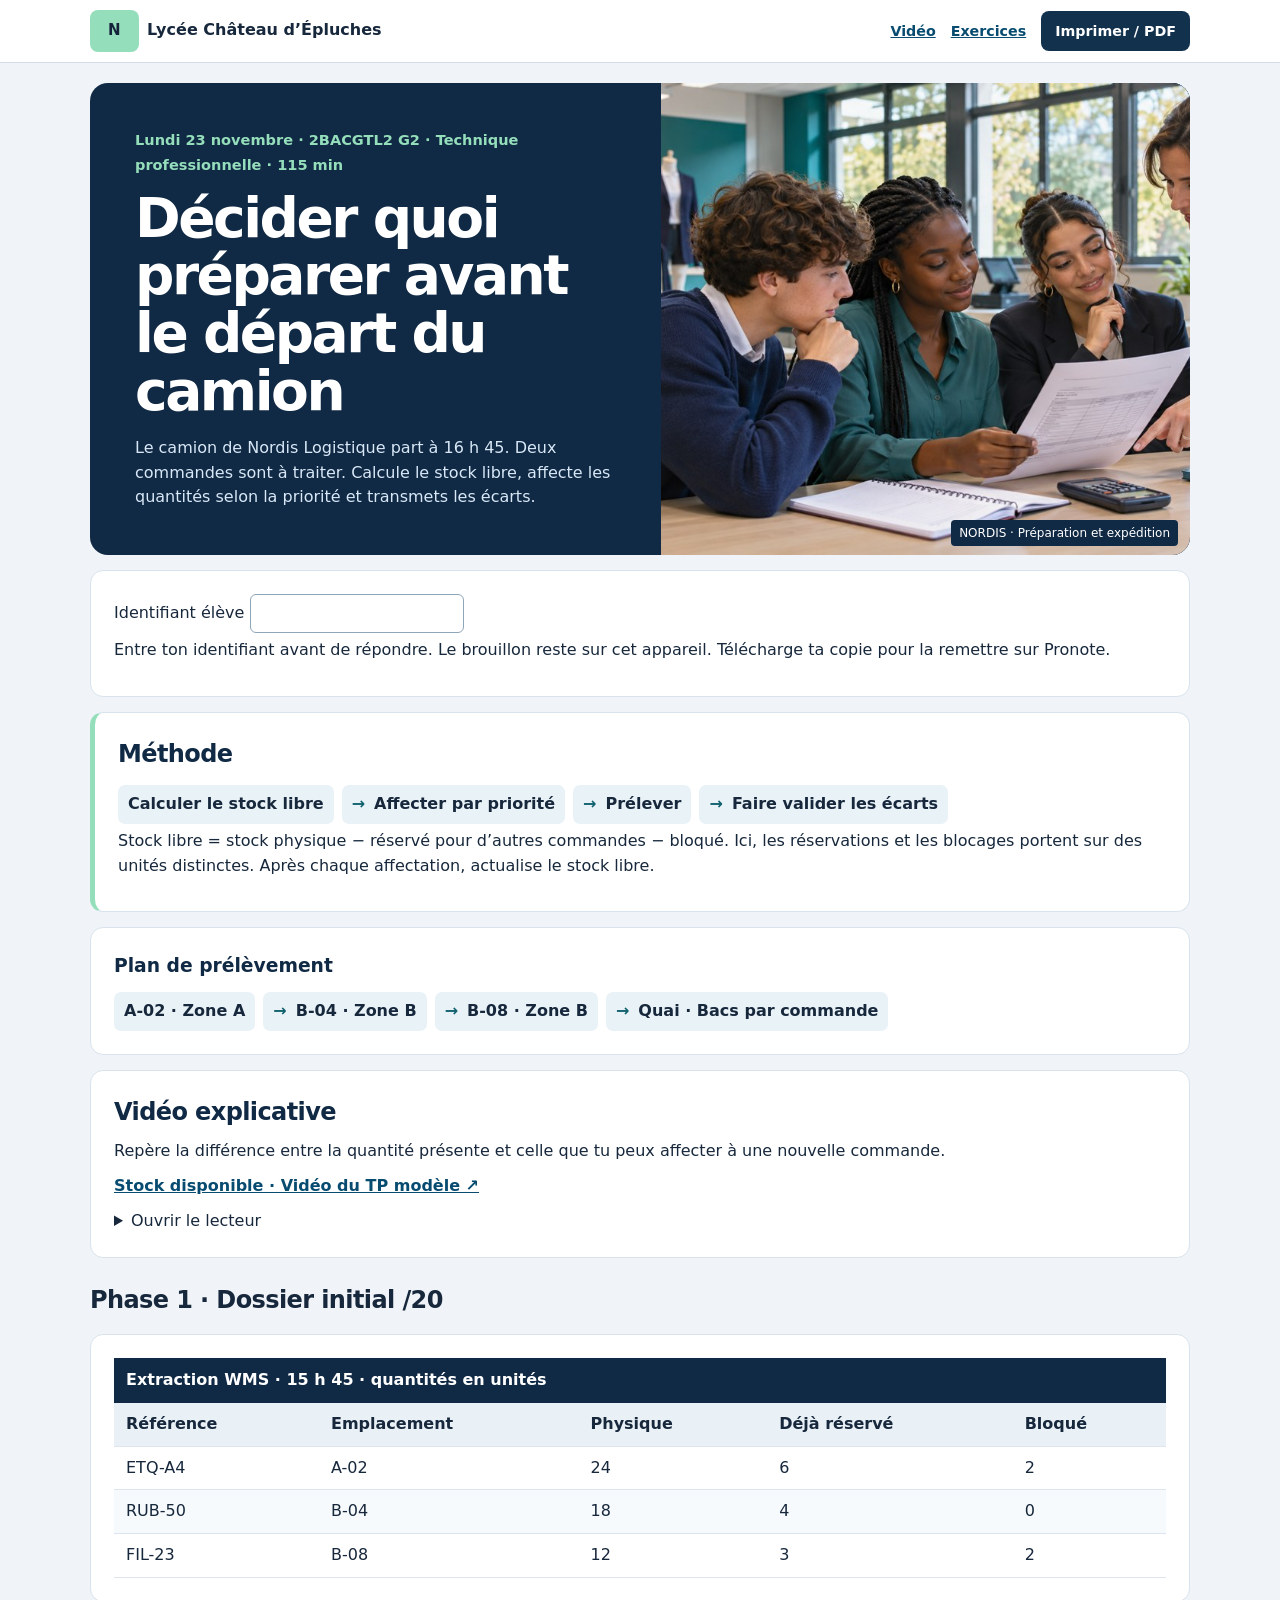
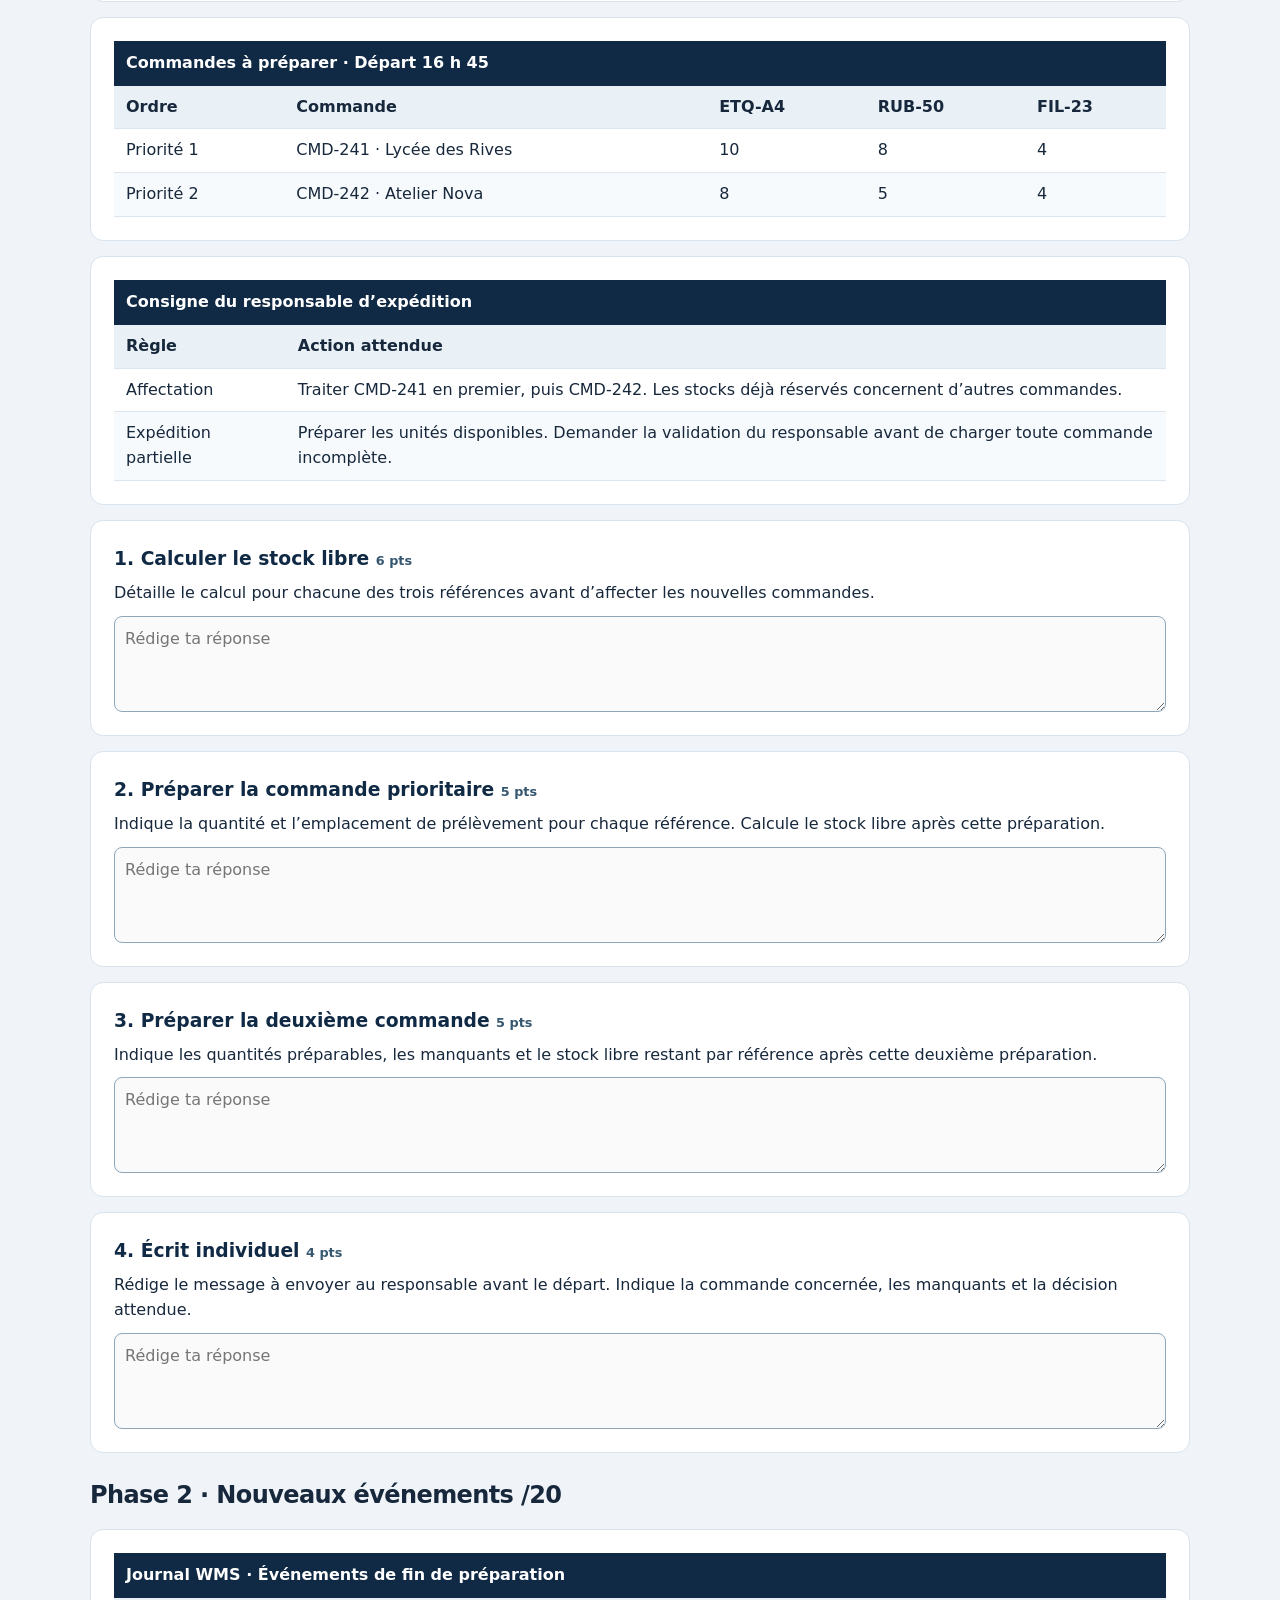
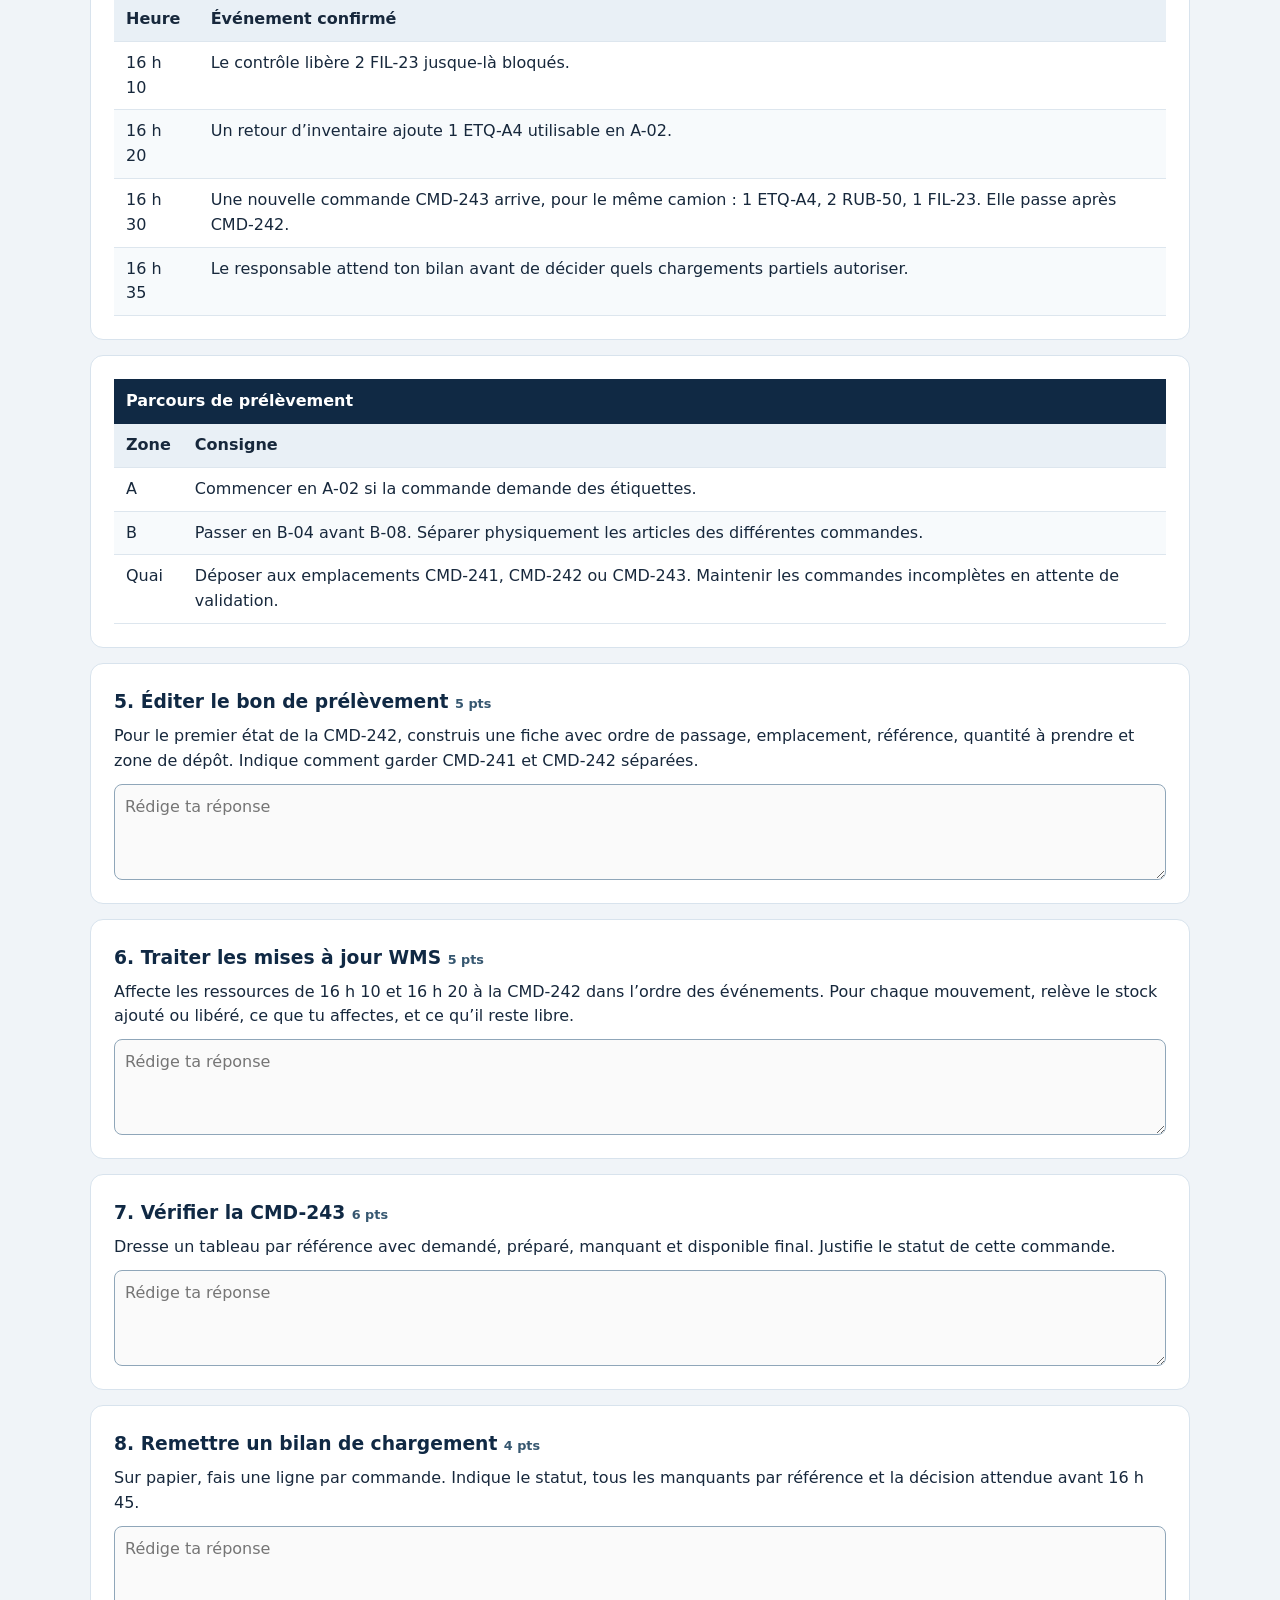
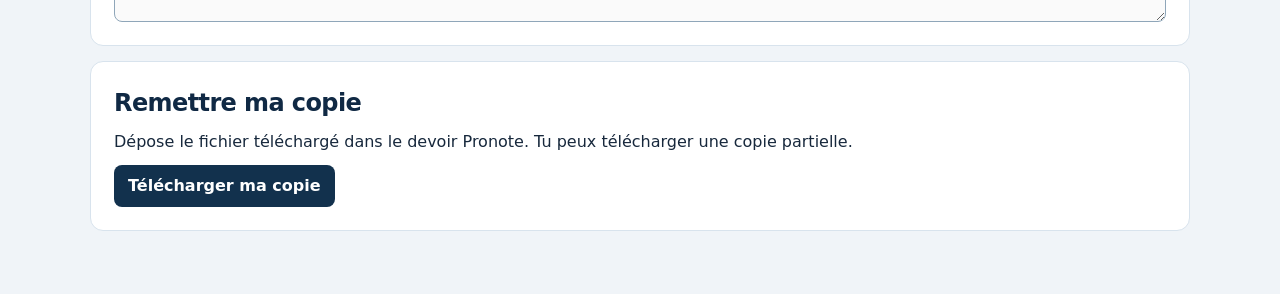
<file: tp-stock-expedition-g2.html>
<!doctype html><html lang="fr"><head><meta charset="utf-8"><meta name="viewport" content="width=device-width,initial-scale=1"><title>Décider quoi préparer avant le départ du camion · Dossier élève</title><style>*{box-sizing:border-box}html{scroll-padding-top:84px}body{margin:0;background:#f0f4f8;color:#17283c;font:16px/1.55 system-ui,sans-serif}a{color:#074c70}button,input,textarea{font:inherit}button,.button{cursor:pointer;border:0;border-radius:8px;background:#12314d;color:#fff;padding:9px 14px;font-weight:700;text-decoration:none;display:inline-block}button:focus-visible,a:focus-visible,input:focus-visible,textarea:focus-visible{outline:3px solid #ec9b47;outline-offset:3px}.bar{position:sticky;top:0;background:#fff;z-index:4;border-bottom:1px solid #d1dce6}.bar>div{max-width:1140px;margin:auto;padding:10px 20px;display:flex;align-items:center;justify-content:space-between;gap:10px;flex-wrap:wrap}.mark{display:inline-grid;place-items:center;background:var(--accent);color:#14233a;font-size:15px;font-weight:900;letter-spacing:.02em;min-width:49px;height:42px;border-radius:8px;margin-right:8px}.brand{font-weight:750}.nav{display:flex;align-items:center;gap:15px;flex-wrap:wrap;font-size:.89rem}.nav a{font-weight:650}main{max-width:1140px;margin:auto;padding:20px 20px 48px}.hero{display:grid;grid-template-columns:1.08fr 1fr;background:#102944;border-radius:18px;overflow:hidden;color:white;min-height:315px}.hero>div{padding:clamp(20px,4vw,45px);align-self:center}.hero h1{font-size:clamp(2rem,4.3vw,3.75rem);line-height:1.05;letter-spacing:-.045em;margin:12px 0 15px}.hero p{max-width:52ch;margin-bottom:0;color:#d8e8f7}.meta{color:var(--accent);font-weight:750;font-size:.91rem}.scene{margin:0;min-height:220px;background:#153e56;position:relative}.scene svg,.scene img{width:100%;height:100%;object-fit:cover;display:block;position:absolute;inset:0}.scene figcaption{position:absolute;right:12px;bottom:9px;background:#102944;color:#fff;padding:4px 8px;border-radius:4px;font-size:.75rem}.sheet{background:#fff;border:1px solid #d8e3ed;border-radius:13px;padding:clamp(13px,2vw,23px);margin:15px 0}.columns{display:grid;grid-template-columns:1fr 1fr;gap:15px}.columns>.sheet{margin-bottom:0}.sheet h2,.sheet h3{margin:0 0 8px;color:#102944}.flow{list-style:none;padding:0;display:flex;gap:8px;margin:12px 0 0;flex-wrap:wrap}.flow li{padding:7px 10px;background:#e9f2f7;border-radius:7px;font-weight:750}.flow li+li:before{content:'→';margin-right:9px;color:#11616e}.docs{overflow:auto}.docs table{width:100%;border-collapse:collapse}.docs caption{text-align:left;background:#102944;color:#fff;padding:10px 12px;font-weight:700}.docs th,.docs td{padding:9px 12px;border-bottom:1px solid #dde6ee;text-align:left;vertical-align:top}.docs th{background:#e9f0f6}.docs tbody tr:nth-child(even){background:#f7fafc}.points{font-size:.8rem;color:#365770;white-space:nowrap}.q textarea{display:block;width:100%;min-height:96px;padding:10px;border:1px solid #8fa6b9;border-radius:8px;resize:vertical}.identity input{padding:6px;border:1px solid #8fa6b9;border-radius:6px;max-width:100%}h2{letter-spacing:-.025em;margin:24px 0 8px}p{margin:5px 0 10px}.video a{font-weight:700}.video iframe{border:0;width:100%;aspect-ratio:16/9;border-radius:8px;margin-top:8px;background:#102944}.video summary{cursor:pointer}.print-answer,.print-id{display:none}.status{position:sticky;bottom:8px;width:max-content;max-width:100%;background:#102944;color:white;border-radius:7px;padding:7px 12px}.status:empty{display:none}.plan{border-left:5px solid var(--accent)}.answer{background:#edf5fa;padding:10px 13px;border-radius:7px}.duration{font-weight:700;color:#365770}@media(max-width:720px){.hero,.columns{grid-template-columns:1fr}.bar{position:static}.scene{min-height:170px}main{padding:12px}.hero>div{padding:22px}}@page{size:A4;margin:12mm}@media print{body{background:#fff;color:#111;font-size:10.5pt}.bar,.screen,textarea,input{display:none!important}main{padding:0}.hero{background:#fff;color:#111;min-height:0;border:1px solid #7790a5;display:block}.hero>div{padding:9px}.hero h1{font-size:22pt}.hero p,.meta{color:#162e46}.scene{display:none}.columns{display:block}.columns>.sheet{margin:8px 0}.sheet{margin:7px 0;padding:8px;break-inside:avoid}.docs{overflow:visible}.docs th,.docs td{padding:4px 6px}.docs caption{color:#111;background:white;border-bottom:1px solid #8795a5;padding:4px 0}.print-answer,.print-id{display:block;white-space:pre-wrap;overflow-wrap:anywhere}.print-answer:empty{height:48px;background:repeating-linear-gradient(to bottom,transparent 0 15px,#aab8c4 15px 16px);print-color-adjust:exact}.q:has(.print-answer:not(:empty)){break-inside:auto}h2{break-after:avoid;margin:12px 0 5px}p{margin:4px 0}.answer{padding:4px}.phase+ .phase{break-before:page}}</style></head><body style="--accent:#95debb"><div class="bar"><div><span class="brand"><span class="mark">N</span>Lycée Château d’Épluches</span><nav class="nav" aria-label="Navigation"><a href="#video">Vidéo</a><a href="#travail">Exercices</a><button type="button" id="print">Imprimer / PDF</button></nav></div></div><main><section class="hero"><div><span class="meta">Lundi 23 novembre · 2BACGTL2 G2 · Technique professionnelle · 115 min</span><h1>Décider quoi préparer avant le départ du camion</h1><p>Le camion de Nordis Logistique part à 16 h 45. Deux commandes sont à traiter. Calcule le stock libre, affecte les quantités selon la priorité et transmets les écarts.</p></div><figure class="scene"><img src="[data-uri]" alt="Vue d’un entrepôt logistique"><figcaption>NORDIS · Préparation et expédition</figcaption></figure></section>
<div class="sheet identity screen"><label for="ident">Identifiant élève</label> <input id="ident" maxlength="24" autocomplete="off" autocapitalize="characters" spellcheck="false"><p>Entre ton identifiant avant de répondre. Le brouillon reste sur cet appareil. Télécharge ta copie pour la remettre sur Pronote.</p></div><p class="print-id">Identifiant élève — __________________</p>
<div class="sheet plan"><h2>Méthode</h2><ol class="flow"><li>Calculer le stock libre</li><li>Affecter par priorité</li><li>Prélever</li><li>Faire valider les écarts</li></ol><p>Stock libre = stock physique − réservé pour d’autres commandes − bloqué. Ici, les réservations et les blocages portent sur des unités distinctes. Après chaque affectation, actualise le stock libre.</p></div><div class="sheet"><h3>Plan de prélèvement</h3><ol class="flow"><li>A-02 · Zone A</li><li>B-04 · Zone B</li><li>B-08 · Zone B</li><li>Quai · Bacs par commande</li></ol></div><div class="sheet video screen" id="video"><h2>Vidéo explicative</h2><p>Repère la différence entre la quantité présente et celle que tu peux affecter à une nouvelle commande.</p><p><a href="https://youtu.be/IxV1Jyi-j9U" target="_blank" rel="noopener">Stock disponible · Vidéo du TP modèle ↗</a></p><details><summary>Ouvrir le lecteur</summary><iframe title="Stock disponible · Vidéo du TP modèle" loading="lazy" allowfullscreen data-src="https://www.youtube-nocookie.com/embed/IxV1Jyi-j9U"></iframe></details></div><div id="travail">
<section class="phase"><h2>Phase 1 · Dossier initial /20</h2><div class="sheet docs"><table><caption>Extraction WMS · 15 h 45 · quantités en unités</caption><thead><tr><th scope="col">Référence</th><th scope="col">Emplacement</th><th scope="col">Physique</th><th scope="col">Déjà réservé</th><th scope="col">Bloqué</th></tr></thead><tbody><tr><td>ETQ-A4</td><td>A-02</td><td>24</td><td>6</td><td>2</td></tr><tr><td>RUB-50</td><td>B-04</td><td>18</td><td>4</td><td>0</td></tr><tr><td>FIL-23</td><td>B-08</td><td>12</td><td>3</td><td>2</td></tr></tbody></table></div><div class="sheet docs"><table><caption>Commandes à préparer · Départ 16 h 45</caption><thead><tr><th scope="col">Ordre</th><th scope="col">Commande</th><th scope="col">ETQ-A4</th><th scope="col">RUB-50</th><th scope="col">FIL-23</th></tr></thead><tbody><tr><td>Priorité 1</td><td>CMD-241 · Lycée des Rives</td><td>10</td><td>8</td><td>4</td></tr><tr><td>Priorité 2</td><td>CMD-242 · Atelier Nova</td><td>8</td><td>5</td><td>4</td></tr></tbody></table></div><div class="sheet docs"><table><caption>Consigne du responsable d’expédition</caption><thead><tr><th scope="col">Règle</th><th scope="col">Action attendue</th></tr></thead><tbody><tr><td>Affectation</td><td>Traiter CMD-241 en premier, puis CMD-242. Les stocks déjà réservés concernent d’autres commandes.</td></tr><tr><td>Expédition partielle</td><td>Préparer les unités disponibles. Demander la validation du responsable avant de charger toute commande incomplète.</td></tr></tbody></table></div><article class="sheet q"><h3 id="q1">1. Calculer le stock libre <span class="points">6 pts</span></h3><p id="d1">Détaille le calcul pour chacune des trois références avant d’affecter les nouvelles commandes.</p><textarea aria-labelledby="q1" aria-describedby="d1" placeholder="Rédige ta réponse"></textarea><div class="print-answer"></div></article><article class="sheet q"><h3 id="q2">2. Préparer la commande prioritaire <span class="points">5 pts</span></h3><p id="d2">Indique la quantité et l’emplacement de prélèvement pour chaque référence. Calcule le stock libre après cette préparation.</p><textarea aria-labelledby="q2" aria-describedby="d2" placeholder="Rédige ta réponse"></textarea><div class="print-answer"></div></article><article class="sheet q"><h3 id="q3">3. Préparer la deuxième commande <span class="points">5 pts</span></h3><p id="d3">Indique les quantités préparables, les manquants et le stock libre restant par référence après cette deuxième préparation.</p><textarea aria-labelledby="q3" aria-describedby="d3" placeholder="Rédige ta réponse"></textarea><div class="print-answer"></div></article><article class="sheet q"><h3 id="q4">4. Écrit individuel <span class="points">4 pts</span></h3><p id="d4">Rédige le message à envoyer au responsable avant le départ. Indique la commande concernée, les manquants et la décision attendue.</p><textarea aria-labelledby="q4" aria-describedby="d4" placeholder="Rédige ta réponse"></textarea><div class="print-answer"></div></article></section>
<section class="phase"><h2>Phase 2 · Nouveaux événements /20</h2><div class="sheet docs"><table><caption>Journal WMS · Événements de fin de préparation</caption><thead><tr><th scope="col">Heure</th><th scope="col">Événement confirmé</th></tr></thead><tbody><tr><td>16 h 10</td><td>Le contrôle libère 2 FIL-23 jusque-là bloqués.</td></tr><tr><td>16 h 20</td><td>Un retour d’inventaire ajoute 1 ETQ-A4 utilisable en A-02.</td></tr><tr><td>16 h 30</td><td>Une nouvelle commande CMD-243 arrive, pour le même camion : 1 ETQ-A4, 2 RUB-50, 1 FIL-23. Elle passe après CMD-242.</td></tr><tr><td>16 h 35</td><td>Le responsable attend ton bilan avant de décider quels chargements partiels autoriser.</td></tr></tbody></table></div><div class="sheet docs"><table><caption>Parcours de prélèvement</caption><thead><tr><th scope="col">Zone</th><th scope="col">Consigne</th></tr></thead><tbody><tr><td>A</td><td>Commencer en A-02 si la commande demande des étiquettes.</td></tr><tr><td>B</td><td>Passer en B-04 avant B-08. Séparer physiquement les articles des différentes commandes.</td></tr><tr><td>Quai</td><td>Déposer aux emplacements CMD-241, CMD-242 ou CMD-243. Maintenir les commandes incomplètes en attente de validation.</td></tr></tbody></table></div><article class="sheet q"><h3 id="q5">5. Éditer le bon de prélèvement <span class="points">5 pts</span></h3><p id="d5">Pour le premier état de la CMD-242, construis une fiche avec ordre de passage, emplacement, référence, quantité à prendre et zone de dépôt. Indique comment garder CMD-241 et CMD-242 séparées.</p><textarea aria-labelledby="q5" aria-describedby="d5" placeholder="Rédige ta réponse"></textarea><div class="print-answer"></div></article><article class="sheet q"><h3 id="q6">6. Traiter les mises à jour WMS <span class="points">5 pts</span></h3><p id="d6">Affecte les ressources de 16 h 10 et 16 h 20 à la CMD-242 dans l’ordre des événements. Pour chaque mouvement, relève le stock ajouté ou libéré, ce que tu affectes, et ce qu’il reste libre.</p><textarea aria-labelledby="q6" aria-describedby="d6" placeholder="Rédige ta réponse"></textarea><div class="print-answer"></div></article><article class="sheet q"><h3 id="q7">7. Vérifier la CMD-243 <span class="points">6 pts</span></h3><p id="d7">Dresse un tableau par référence avec demandé, préparé, manquant et disponible final. Justifie le statut de cette commande.</p><textarea aria-labelledby="q7" aria-describedby="d7" placeholder="Rédige ta réponse"></textarea><div class="print-answer"></div></article><article class="sheet q"><h3 id="q8">8. Remettre un bilan de chargement <span class="points">4 pts</span></h3><p id="d8">Sur papier, fais une ligne par commande. Indique le statut, tous les manquants par référence et la décision attendue avant 16 h 45.</p><textarea aria-labelledby="q8" aria-describedby="d8" placeholder="Rédige ta réponse"></textarea><div class="print-answer"></div></article></section></div><section class="sheet screen" aria-labelledby="remise"><h2 id="remise">Remettre ma copie</h2><p>Dépose le fichier téléchargé dans le devoir Pronote. Tu peux télécharger une copie partielle.</p><button id="download-copy" type="button">Télécharger ma copie</button></section><p id="status" class="status screen" role="status"></p></main><script>
document.querySelector('#print').addEventListener('click', () => window.print());
for (const player of document.querySelectorAll('iframe[data-src]')) player.parentElement.addEventListener('toggle', () => {
  if (player.parentElement.open && !player.hasAttribute('src')) player.src = player.dataset.src;
});
const status = document.querySelector('#status');
for (const type of ['copy','cut','paste','drop']) document.addEventListener(type, event => {
  event.preventDefault();
  status.textContent = 'Le copier-coller est bloqué. Saisis ta réponse au clavier.';
});
window.addEventListener('beforeprint', () => {
  document.querySelector('.print-id').textContent = 'Nom, prénom et groupe — ' + (document.querySelector('#ident').value.trim() || '____________________');
  for (const field of document.querySelectorAll('textarea')) field.nextElementSibling.textContent = field.value.trim();
});
const identity = document.querySelector('#ident');
const fields = [...document.querySelectorAll('.q textarea')];
const download = document.querySelector('#download-copy');
const storagePrefix = 'gatl:2026-11-23:stock-expedition-g2:';
let currentId = '';

function selectDraft() {
  const id = identity.value.trim().toUpperCase();
  const valid = /^[A-Z0-9-]{2,24}$/.test(id);
  const nextId = valid ? id : '';
  if (nextId !== currentId) {
    currentId = nextId;
    let values = [];
    try {
      if (currentId) values = JSON.parse(localStorage.getItem(storagePrefix + currentId) ?? '[]');
    } catch {
      status.textContent = 'Le navigateur ne peut pas relire le brouillon.';
    }
    fields.forEach((field, index) => {
      field.value = Array.isArray(values) && typeof values[index] === 'string' ? values[index] : '';
    });
  }
  for (const field of fields) field.disabled = !currentId;
  download.disabled = !currentId;
}

identity.addEventListener('change', selectDraft);
selectDraft();

for (const field of fields) {
  field.addEventListener('input', () => {
    try {
      localStorage.setItem(storagePrefix + currentId, JSON.stringify(fields.map(item => item.value)));
      if (status.textContent.startsWith('Le brouillon')) status.textContent = '';
    } catch {
      status.textContent = 'Le brouillon ne peut pas être enregistré sur cet appareil. Télécharge ta copie.';
    }
  });
}

download.addEventListener('click', () => {
  if (!fields.some(field => field.value.trim())) {
    status.textContent = 'Saisis au moins une réponse avant de télécharger.';
    return;
  }
  const lines = [
    'TP Stock et expédition — 2BACGTL2 G2',
    'Identifiant élève : ' + currentId,
    ...fields.flatMap(field => [
      '',
      document.getElementById(field.getAttribute('aria-labelledby')).textContent.trim(),
      field.value.trim() || '[Sans réponse]'
    ])
  ];
  const url = URL.createObjectURL(new Blob([lines.join('\n')], {type: 'text/plain;charset=utf-8'}));
  const link = document.createElement('a');
  link.href = url;
  link.download = 'Stock-Expedition-' + currentId + '.txt';
  link.click();
  setTimeout(() => URL.revokeObjectURL(url), 1000);
  status.textContent = 'Téléchargement lancé. Dépose le fichier dans ton devoir Pronote.';
});

</script></body></html>
</file>
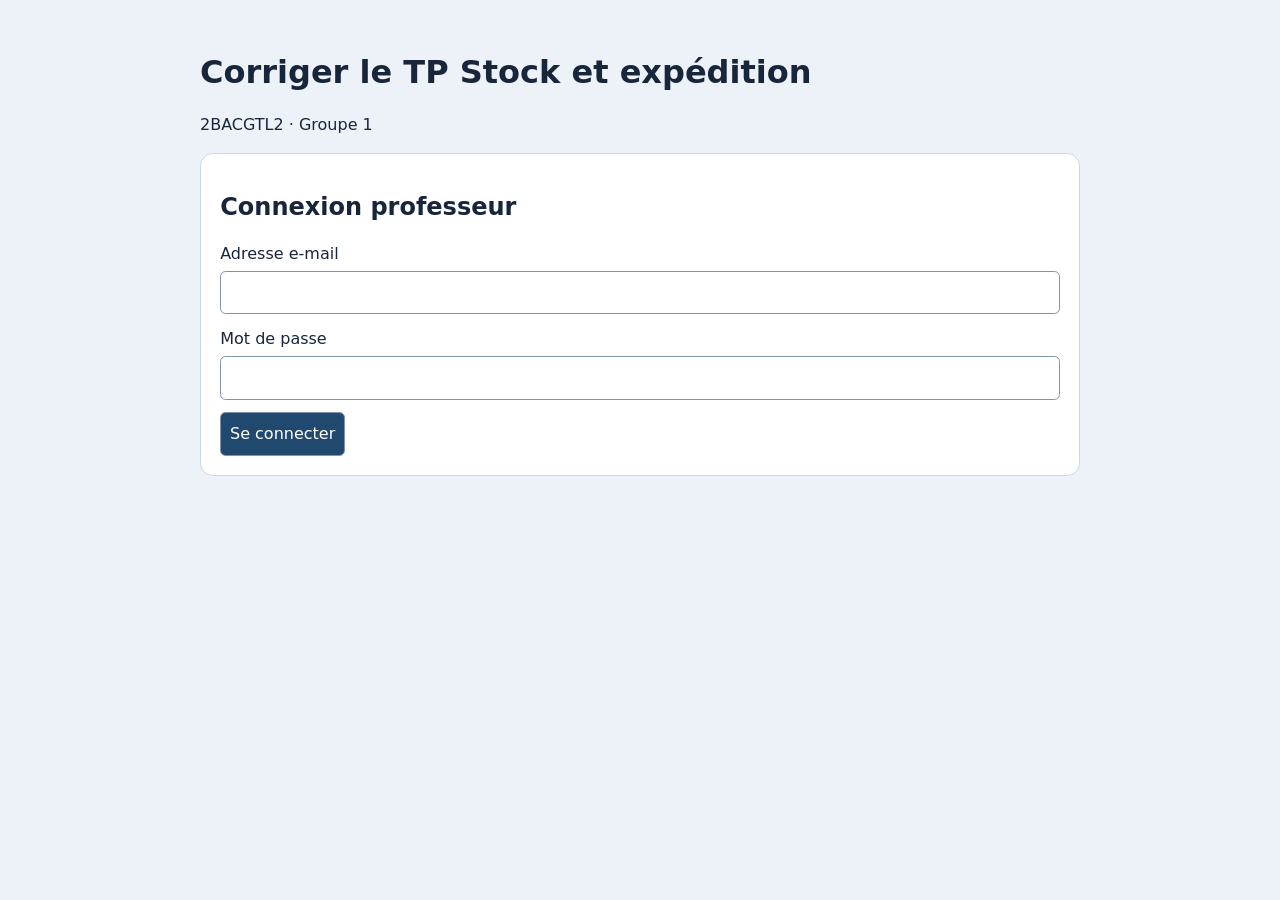
<file: tp-stock-expedition-prof-g1.html>
<!doctype html>
<html lang="fr">
<head>
<meta charset="utf-8"><meta name="viewport" content="width=device-width, initial-scale=1">
<title>Correction du TP Stock et expédition · G1</title>
<style>
:root{font:16px/1.5 system-ui,sans-serif;color:#18263c;background:#edf2f8}
body{margin:0}main{margin:auto;max-width:55rem;padding:2rem 1rem}
h1,h2{line-height:1.2}section,article{background:white;border:1px solid #cbd7e6;border-radius:.8rem;padding:1.2rem;margin:1rem 0}
label{display:grid;gap:.3rem;margin:.8rem 0}input,textarea,button{font:inherit;padding:.55rem;border:1px solid #8093ac;border-radius:.35rem}
button{background:#21486f;color:white;cursor:pointer}button:disabled{opacity:.55;cursor:wait}textarea{min-height:6em}
p{overflow-wrap:anywhere}ol li p{white-space:pre-wrap}small{color:#435671}
</style></head>
<body><main>
<h1>Corriger le TP Stock et expédition</h1>
<p>2BACGTL2 · Groupe 1</p>
<section id="login"><h2>Connexion professeur</h2>
<form id="login-form"><label>Adresse e-mail<input id="email" type="email" autocomplete="username" required></label>
<label>Mot de passe<input id="password" type="password" autocomplete="current-password" required></label>
<button>Se connecter</button></form></section>
<section id="professor" hidden><button id="logout" type="button">Se déconnecter</button>
<form id="search-form"><label>Code individuel de l’élève<input id="code" pattern="[A-Za-z0-9\-]{2,24}" maxlength="24" required></label><button>Rechercher la copie</button></form>
<article id="copy" hidden><h2 id="copy-title"></h2><p id="copy-date"></p><ol id="answers"></ol>
<form id="grade-form"><label>Note sur 20<input id="grade" type="number" min="0" max="20" step="0.01" required></label>
<label>Commentaire<textarea id="comment" maxlength="10000"></textarea></label>
<button>Enregistrer l’évaluation</button></form></article></section>
<p id="status" role="status" aria-live="polite"></p></main>
<script>
const origin = 'https://vcrodgslfonzcwfoaqsg.supabase.co';
const apiKey = 'sb_publishable_ikYImUebaJgUTjz_dMKZmA_7rzbBfYj';
const copies = '/rest/v1/tp_expedition_g1';
const byId = id => document.getElementById(id);
const questions = ["1. Calculer le stock libre · 6 pts","2. Préparer la commande prioritaire · 5 pts","3. Préparer la deuxième commande · 5 pts","4. Écrit individuel · 4 pts","5. Éditer le bon de prélèvement · 5 pts","6. Traiter les mises à jour WMS · 5 pts","7. Vérifier la CMD-243 · 6 pts","8. Remettre un bilan de chargement · 4 pts"];
let token = '';
let currentCopy = null;

async function request(path, options = {}, accessToken = token) {
  const headers = {apikey: apiKey, 'Content-Type': 'application/json', ...options.headers};
  if (accessToken) headers.Authorization = 'Bearer ' + accessToken;
  const response = await fetch(origin + path, {...options, headers, cache: 'no-store', signal: AbortSignal.timeout(10000)});
  if (!response.ok) {
    if (accessToken && response.status === 401) showSession('');
    throw new Error(response.status === 401 ? 'Connexion refusée ou expirée.' : 'Cette action est indisponible.');
  }
  return response.json();
}

function status(message) {
  byId('status').textContent = message;
}

function showSession(accessToken) {
  token = accessToken;
  currentCopy = null;
  byId('login').hidden = Boolean(token);
  byId('professor').hidden = !token;
  byId('copy').hidden = true;
  byId('password').value = '';
  byId('code').value = '';
  byId('answers').replaceChildren();
  byId('copy-title').textContent = '';
  byId('copy-date').textContent = '';
  byId('grade').value = '';
  byId('comment').value = '';
}

function handleSubmit(id, run) {
  const form = byId(id);
  form.addEventListener('submit', async event => {
    event.preventDefault();
    const control = form.querySelector('button');
    if (control.disabled) return;
    control.disabled = true;
    status('');
    try {
      await run();
    } catch (error) {
      status(error instanceof TypeError || error.name === 'TimeoutError' ? 'Connexion interrompue. Réessaie.' : error.message);
    } finally {
      control.disabled = false;
    }
  });
}

handleSubmit('login-form', async () => {
  const session = await request('/auth/v1/token?grant_type=password',
    {method: 'POST', body: JSON.stringify({email: byId('email').value.trim(), password: byId('password').value})}, '');
  const teachers = await request('/rest/v1/tp_expedition_professeurs?select=user_id', {}, session.access_token);
  if (teachers.length !== 1) {
    showSession('');
    status('Ce compte n’a pas accès aux copies de ce TP.');
    return;
  }
  showSession(session.access_token);
  status('Connexion professeur active.');
});
byId('logout').addEventListener('click', () => {
  showSession('');
  status('Session fermée.');
});

async function codeHash(value) {
  const digest = await crypto.subtle.digest('SHA-256', new TextEncoder().encode(value.trim().toUpperCase()));
  return Array.from(new Uint8Array(digest), byte => byte.toString(16).padStart(2, '0')).join('');
}

handleSubmit('search-form', async () => {
  const activeToken = token;
  currentCopy = null;
  byId('copy').hidden = true;
  const hash = await codeHash(byId('code').value);
  const [row] = await request(copies +
    '?code_hash=eq.' + hash + '&select=id,reference_eleve,reponses,mise_a_jour,note,commentaire', {}, activeToken);
  if (activeToken !== token) return;
  if (!row?.mise_a_jour) {
    status(row ? 'Aucune réponse enregistrée pour ce code.' : 'Code introuvable pour le G1.');
    return;
  }
  byId('copy-title').textContent = 'Copie ' + row.reference_eleve;
  byId('copy-date').textContent = 'Dernière sauvegarde le ' + new Date(row.mise_a_jour).toLocaleString('fr-FR', {timeZone:'Europe/Paris'});
  byId('answers').replaceChildren(...row.reponses.map((answer, index) => {
    const item = document.createElement('li');
    const label = document.createElement('strong');
    label.textContent = questions[index] ?? ('Question ' + (index + 1));
    const value = document.createElement('p');
    value.textContent = answer.trim() || 'Sans réponse';
    item.append(label, value);
    return item;
  }));
  byId('grade').value = row.note ?? '';
  byId('comment').value = row.commentaire ?? '';
  currentCopy = row;
  byId('copy').hidden = false;
});

handleSubmit('grade-form', async () => {
  if (!currentCopy) return;
  const activeToken = token;
  const row = currentCopy;
  const [updated] = await request(copies + '?id=eq.' + row.id +
    '&mise_a_jour=eq.' + encodeURIComponent(row.mise_a_jour) + '&select=id,note', {
    method: 'PATCH', headers: {Prefer: 'return=representation'},
    body: JSON.stringify({note: byId('grade').valueAsNumber, commentaire: byId('comment').value.trim()})
  }, activeToken);
  if (activeToken === token && currentCopy === row) status(updated ? 'Évaluation enregistrée.' :
    'La copie a changé depuis son ouverture. Recherche-la de nouveau avant de noter.');
});
</script></body></html>
</file>
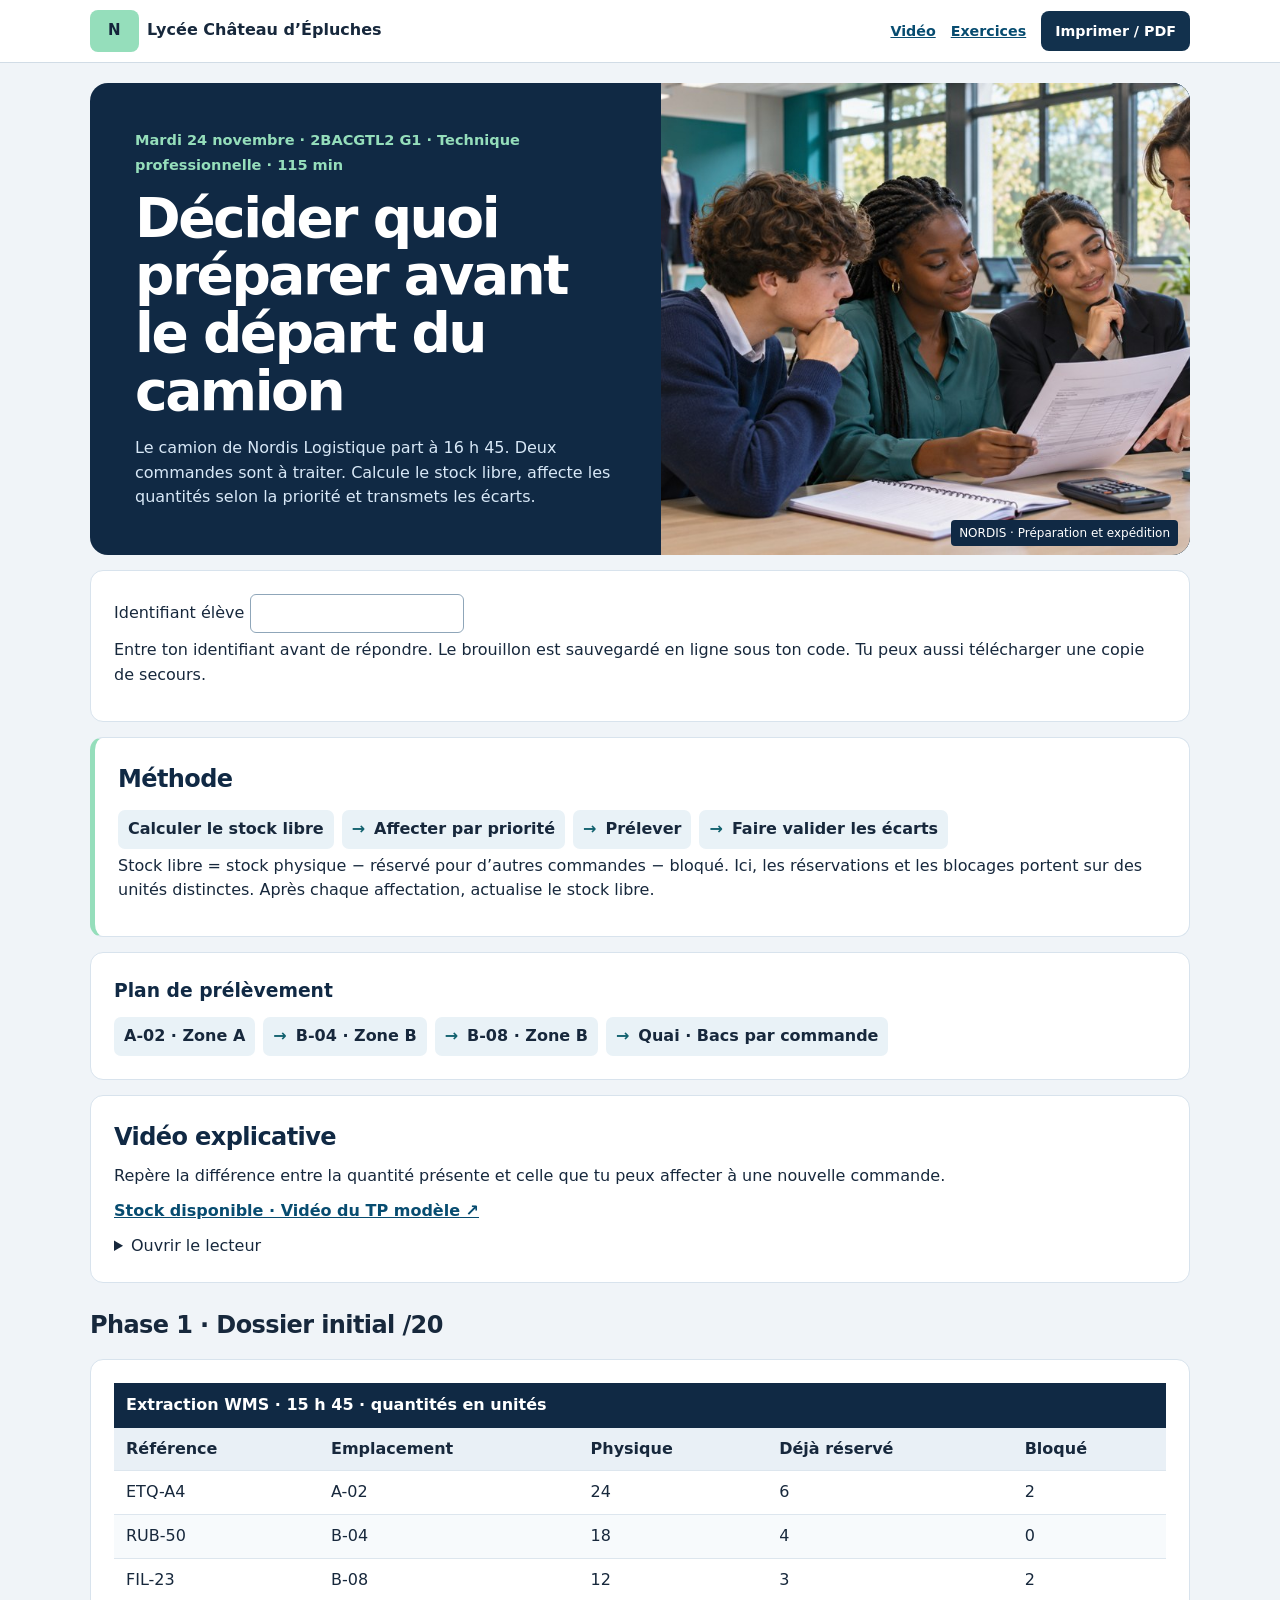
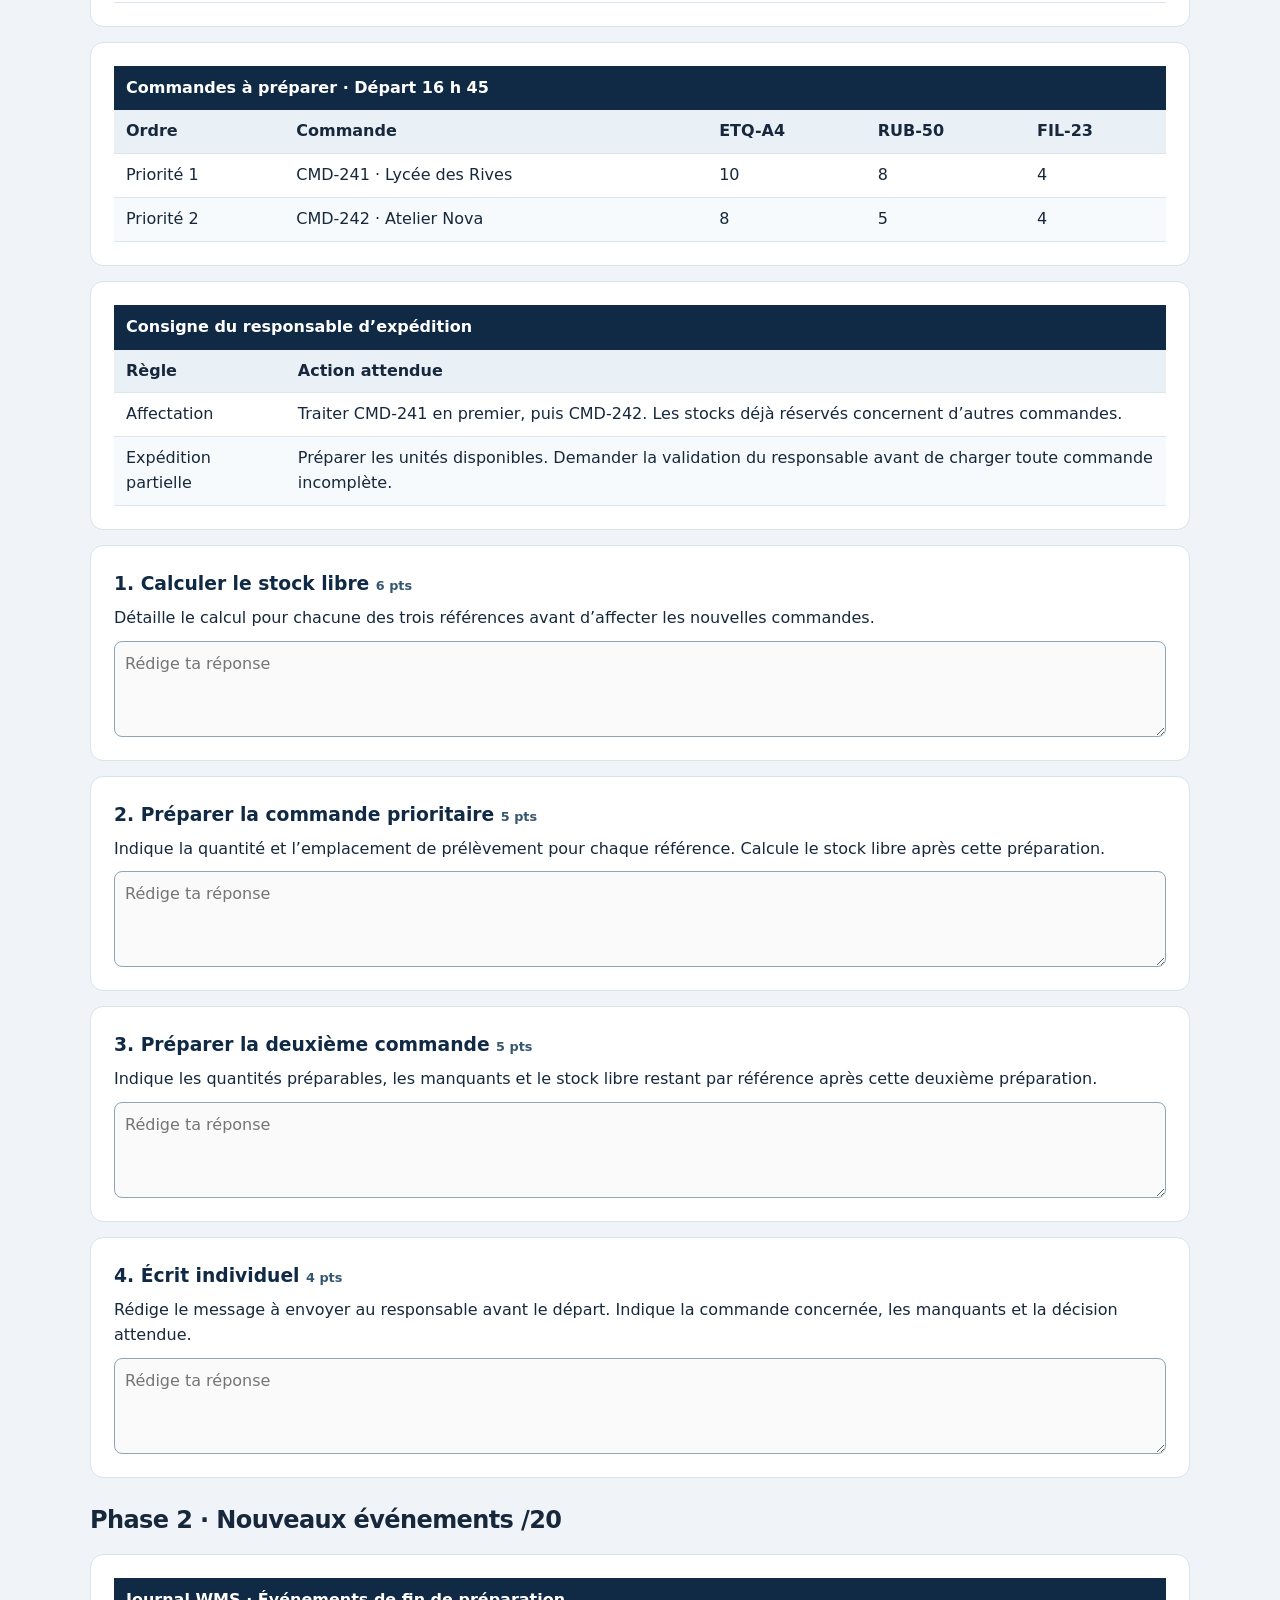
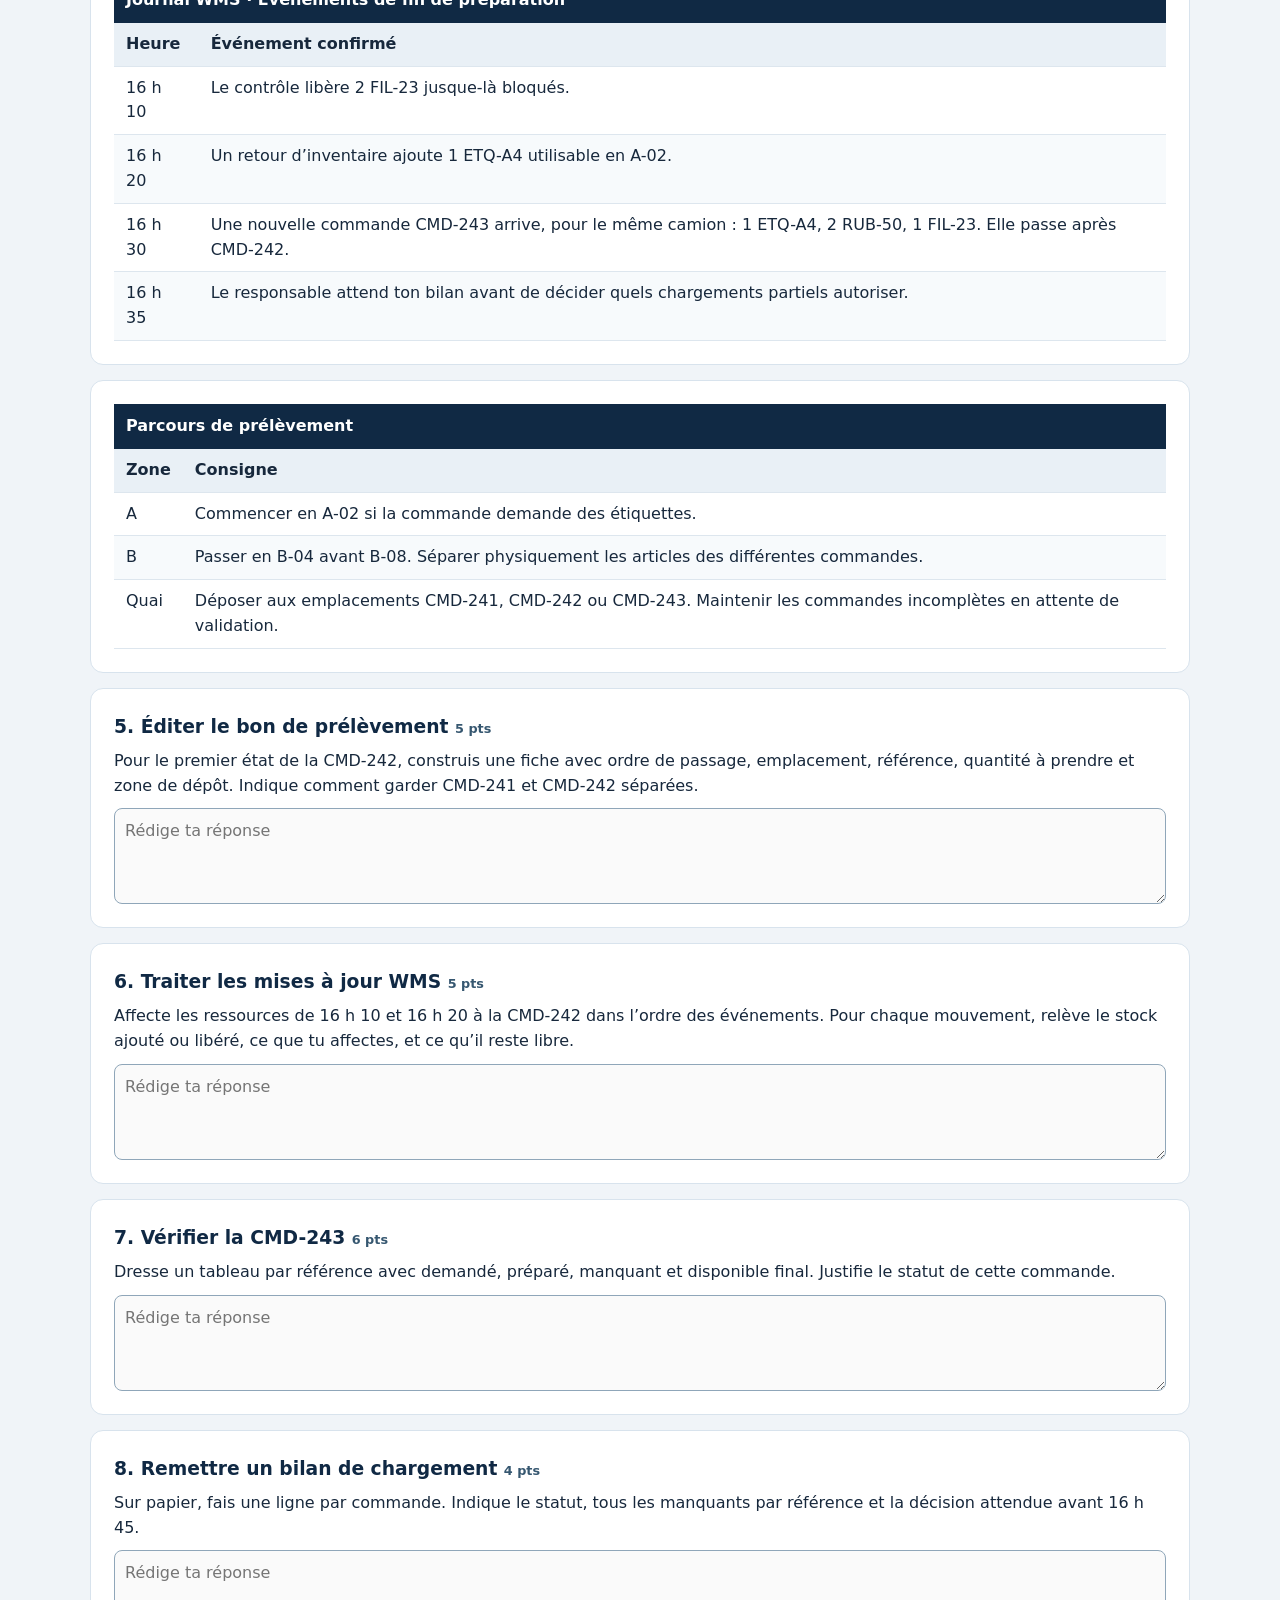
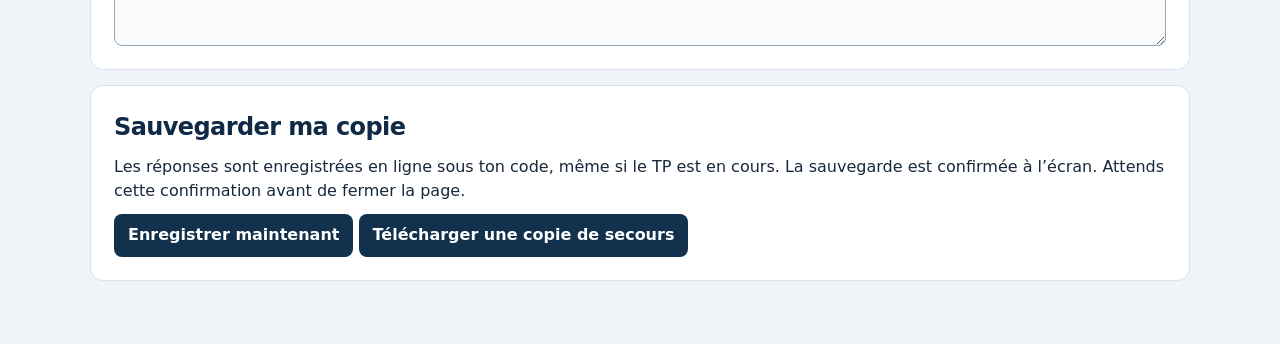
<file: tp-stock-expedition.html>
<!doctype html><html lang="fr"><head><meta charset="utf-8"><meta name="viewport" content="width=device-width,initial-scale=1"><title>Décider quoi préparer avant le départ du camion · Dossier élève</title><style>*{box-sizing:border-box}html{scroll-padding-top:84px}body{margin:0;background:#f0f4f8;color:#17283c;font:16px/1.55 system-ui,sans-serif}a{color:#074c70}button,input,textarea{font:inherit}button,.button{cursor:pointer;border:0;border-radius:8px;background:#12314d;color:#fff;padding:9px 14px;font-weight:700;text-decoration:none;display:inline-block}button:focus-visible,a:focus-visible,input:focus-visible,textarea:focus-visible{outline:3px solid #ec9b47;outline-offset:3px}.bar{position:sticky;top:0;background:#fff;z-index:4;border-bottom:1px solid #d1dce6}.bar>div{max-width:1140px;margin:auto;padding:10px 20px;display:flex;align-items:center;justify-content:space-between;gap:10px;flex-wrap:wrap}.mark{display:inline-grid;place-items:center;background:var(--accent);color:#14233a;font-size:15px;font-weight:900;letter-spacing:.02em;min-width:49px;height:42px;border-radius:8px;margin-right:8px}.brand{font-weight:750}.nav{display:flex;align-items:center;gap:15px;flex-wrap:wrap;font-size:.89rem}.nav a{font-weight:650}main{max-width:1140px;margin:auto;padding:20px 20px 48px}.hero{display:grid;grid-template-columns:1.08fr 1fr;background:#102944;border-radius:18px;overflow:hidden;color:white;min-height:315px}.hero>div{padding:clamp(20px,4vw,45px);align-self:center}.hero h1{font-size:clamp(2rem,4.3vw,3.75rem);line-height:1.05;letter-spacing:-.045em;margin:12px 0 15px}.hero p{max-width:52ch;margin-bottom:0;color:#d8e8f7}.meta{color:var(--accent);font-weight:750;font-size:.91rem}.scene{margin:0;min-height:220px;background:#153e56;position:relative}.scene svg,.scene img{width:100%;height:100%;object-fit:cover;display:block;position:absolute;inset:0}.scene figcaption{position:absolute;right:12px;bottom:9px;background:#102944;color:#fff;padding:4px 8px;border-radius:4px;font-size:.75rem}.sheet{background:#fff;border:1px solid #d8e3ed;border-radius:13px;padding:clamp(13px,2vw,23px);margin:15px 0}.columns{display:grid;grid-template-columns:1fr 1fr;gap:15px}.columns>.sheet{margin-bottom:0}.sheet h2,.sheet h3{margin:0 0 8px;color:#102944}.flow{list-style:none;padding:0;display:flex;gap:8px;margin:12px 0 0;flex-wrap:wrap}.flow li{padding:7px 10px;background:#e9f2f7;border-radius:7px;font-weight:750}.flow li+li:before{content:'→';margin-right:9px;color:#11616e}.docs{overflow:auto}.docs table{width:100%;border-collapse:collapse}.docs caption{text-align:left;background:#102944;color:#fff;padding:10px 12px;font-weight:700}.docs th,.docs td{padding:9px 12px;border-bottom:1px solid #dde6ee;text-align:left;vertical-align:top}.docs th{background:#e9f0f6}.docs tbody tr:nth-child(even){background:#f7fafc}.points{font-size:.8rem;color:#365770;white-space:nowrap}.q textarea{display:block;width:100%;min-height:96px;padding:10px;border:1px solid #8fa6b9;border-radius:8px;resize:vertical}.identity input{padding:6px;border:1px solid #8fa6b9;border-radius:6px;max-width:100%}h2{letter-spacing:-.025em;margin:24px 0 8px}p{margin:5px 0 10px}.video a{font-weight:700}.video iframe{border:0;width:100%;aspect-ratio:16/9;border-radius:8px;margin-top:8px;background:#102944}.video summary{cursor:pointer}.print-answer,.print-id{display:none}.status{position:sticky;bottom:8px;width:max-content;max-width:100%;background:#102944;color:white;border-radius:7px;padding:7px 12px}.status:empty{display:none}.plan{border-left:5px solid var(--accent)}.answer{background:#edf5fa;padding:10px 13px;border-radius:7px}.duration{font-weight:700;color:#365770}@media(max-width:720px){.hero,.columns{grid-template-columns:1fr}.bar{position:static}.scene{min-height:170px}main{padding:12px}.hero>div{padding:22px}}@page{size:A4;margin:12mm}@media print{body{background:#fff;color:#111;font-size:10.5pt}.bar,.screen,textarea,input{display:none!important}main{padding:0}.hero{background:#fff;color:#111;min-height:0;border:1px solid #7790a5;display:block}.hero>div{padding:9px}.hero h1{font-size:22pt}.hero p,.meta{color:#162e46}.scene{display:none}.columns{display:block}.columns>.sheet{margin:8px 0}.sheet{margin:7px 0;padding:8px;break-inside:avoid}.docs{overflow:visible}.docs th,.docs td{padding:4px 6px}.docs caption{color:#111;background:white;border-bottom:1px solid #8795a5;padding:4px 0}.print-answer,.print-id{display:block;white-space:pre-wrap;overflow-wrap:anywhere}.print-answer:empty{height:48px;background:repeating-linear-gradient(to bottom,transparent 0 15px,#aab8c4 15px 16px);print-color-adjust:exact}.q:has(.print-answer:not(:empty)){break-inside:auto}h2{break-after:avoid;margin:12px 0 5px}p{margin:4px 0}.answer{padding:4px}.phase+ .phase{break-before:page}}</style></head><body style="--accent:#95debb"><div class="bar"><div><span class="brand"><span class="mark">N</span>Lycée Château d’Épluches</span><nav class="nav" aria-label="Navigation"><a href="#video">Vidéo</a><a href="#travail">Exercices</a><button type="button" id="print">Imprimer / PDF</button></nav></div></div><main><section class="hero"><div><span class="meta">Mardi 24 novembre · 2BACGTL2 G1 · Technique professionnelle · 115 min</span><h1>Décider quoi préparer avant le départ du camion</h1><p>Le camion de Nordis Logistique part à 16 h 45. Deux commandes sont à traiter. Calcule le stock libre, affecte les quantités selon la priorité et transmets les écarts.</p></div><figure class="scene"><img src="[data-uri]" alt="Vue d’un entrepôt logistique"><figcaption>NORDIS · Préparation et expédition</figcaption></figure></section>
<div class="sheet identity screen"><label for="ident">Identifiant élève</label> <input id="ident" maxlength="24" autocomplete="off" autocapitalize="characters" spellcheck="false"><p>Entre ton identifiant avant de répondre. Le brouillon est sauvegardé en ligne sous ton code. Tu peux aussi télécharger une copie de secours.</p></div><p class="print-id">Identifiant élève — __________________</p>
<div class="sheet plan"><h2>Méthode</h2><ol class="flow"><li>Calculer le stock libre</li><li>Affecter par priorité</li><li>Prélever</li><li>Faire valider les écarts</li></ol><p>Stock libre = stock physique − réservé pour d’autres commandes − bloqué. Ici, les réservations et les blocages portent sur des unités distinctes. Après chaque affectation, actualise le stock libre.</p></div><div class="sheet"><h3>Plan de prélèvement</h3><ol class="flow"><li>A-02 · Zone A</li><li>B-04 · Zone B</li><li>B-08 · Zone B</li><li>Quai · Bacs par commande</li></ol></div><div class="sheet video screen" id="video"><h2>Vidéo explicative</h2><p>Repère la différence entre la quantité présente et celle que tu peux affecter à une nouvelle commande.</p><p><a href="https://youtu.be/IxV1Jyi-j9U" target="_blank" rel="noopener">Stock disponible · Vidéo du TP modèle ↗</a></p><details><summary>Ouvrir le lecteur</summary><iframe title="Stock disponible · Vidéo du TP modèle" loading="lazy" allowfullscreen data-src="https://www.youtube-nocookie.com/embed/IxV1Jyi-j9U"></iframe></details></div><div id="travail">
<section class="phase"><h2>Phase 1 · Dossier initial /20</h2><div class="sheet docs"><table><caption>Extraction WMS · 15 h 45 · quantités en unités</caption><thead><tr><th scope="col">Référence</th><th scope="col">Emplacement</th><th scope="col">Physique</th><th scope="col">Déjà réservé</th><th scope="col">Bloqué</th></tr></thead><tbody><tr><td>ETQ-A4</td><td>A-02</td><td>24</td><td>6</td><td>2</td></tr><tr><td>RUB-50</td><td>B-04</td><td>18</td><td>4</td><td>0</td></tr><tr><td>FIL-23</td><td>B-08</td><td>12</td><td>3</td><td>2</td></tr></tbody></table></div><div class="sheet docs"><table><caption>Commandes à préparer · Départ 16 h 45</caption><thead><tr><th scope="col">Ordre</th><th scope="col">Commande</th><th scope="col">ETQ-A4</th><th scope="col">RUB-50</th><th scope="col">FIL-23</th></tr></thead><tbody><tr><td>Priorité 1</td><td>CMD-241 · Lycée des Rives</td><td>10</td><td>8</td><td>4</td></tr><tr><td>Priorité 2</td><td>CMD-242 · Atelier Nova</td><td>8</td><td>5</td><td>4</td></tr></tbody></table></div><div class="sheet docs"><table><caption>Consigne du responsable d’expédition</caption><thead><tr><th scope="col">Règle</th><th scope="col">Action attendue</th></tr></thead><tbody><tr><td>Affectation</td><td>Traiter CMD-241 en premier, puis CMD-242. Les stocks déjà réservés concernent d’autres commandes.</td></tr><tr><td>Expédition partielle</td><td>Préparer les unités disponibles. Demander la validation du responsable avant de charger toute commande incomplète.</td></tr></tbody></table></div><article class="sheet q"><h3 id="q1">1. Calculer le stock libre <span class="points">6 pts</span></h3><p id="d1">Détaille le calcul pour chacune des trois références avant d’affecter les nouvelles commandes.</p><textarea aria-labelledby="q1" aria-describedby="d1" placeholder="Rédige ta réponse"></textarea><div class="print-answer"></div></article><article class="sheet q"><h3 id="q2">2. Préparer la commande prioritaire <span class="points">5 pts</span></h3><p id="d2">Indique la quantité et l’emplacement de prélèvement pour chaque référence. Calcule le stock libre après cette préparation.</p><textarea aria-labelledby="q2" aria-describedby="d2" placeholder="Rédige ta réponse"></textarea><div class="print-answer"></div></article><article class="sheet q"><h3 id="q3">3. Préparer la deuxième commande <span class="points">5 pts</span></h3><p id="d3">Indique les quantités préparables, les manquants et le stock libre restant par référence après cette deuxième préparation.</p><textarea aria-labelledby="q3" aria-describedby="d3" placeholder="Rédige ta réponse"></textarea><div class="print-answer"></div></article><article class="sheet q"><h3 id="q4">4. Écrit individuel <span class="points">4 pts</span></h3><p id="d4">Rédige le message à envoyer au responsable avant le départ. Indique la commande concernée, les manquants et la décision attendue.</p><textarea aria-labelledby="q4" aria-describedby="d4" placeholder="Rédige ta réponse"></textarea><div class="print-answer"></div></article></section>
<section class="phase"><h2>Phase 2 · Nouveaux événements /20</h2><div class="sheet docs"><table><caption>Journal WMS · Événements de fin de préparation</caption><thead><tr><th scope="col">Heure</th><th scope="col">Événement confirmé</th></tr></thead><tbody><tr><td>16 h 10</td><td>Le contrôle libère 2 FIL-23 jusque-là bloqués.</td></tr><tr><td>16 h 20</td><td>Un retour d’inventaire ajoute 1 ETQ-A4 utilisable en A-02.</td></tr><tr><td>16 h 30</td><td>Une nouvelle commande CMD-243 arrive, pour le même camion : 1 ETQ-A4, 2 RUB-50, 1 FIL-23. Elle passe après CMD-242.</td></tr><tr><td>16 h 35</td><td>Le responsable attend ton bilan avant de décider quels chargements partiels autoriser.</td></tr></tbody></table></div><div class="sheet docs"><table><caption>Parcours de prélèvement</caption><thead><tr><th scope="col">Zone</th><th scope="col">Consigne</th></tr></thead><tbody><tr><td>A</td><td>Commencer en A-02 si la commande demande des étiquettes.</td></tr><tr><td>B</td><td>Passer en B-04 avant B-08. Séparer physiquement les articles des différentes commandes.</td></tr><tr><td>Quai</td><td>Déposer aux emplacements CMD-241, CMD-242 ou CMD-243. Maintenir les commandes incomplètes en attente de validation.</td></tr></tbody></table></div><article class="sheet q"><h3 id="q5">5. Éditer le bon de prélèvement <span class="points">5 pts</span></h3><p id="d5">Pour le premier état de la CMD-242, construis une fiche avec ordre de passage, emplacement, référence, quantité à prendre et zone de dépôt. Indique comment garder CMD-241 et CMD-242 séparées.</p><textarea aria-labelledby="q5" aria-describedby="d5" placeholder="Rédige ta réponse"></textarea><div class="print-answer"></div></article><article class="sheet q"><h3 id="q6">6. Traiter les mises à jour WMS <span class="points">5 pts</span></h3><p id="d6">Affecte les ressources de 16 h 10 et 16 h 20 à la CMD-242 dans l’ordre des événements. Pour chaque mouvement, relève le stock ajouté ou libéré, ce que tu affectes, et ce qu’il reste libre.</p><textarea aria-labelledby="q6" aria-describedby="d6" placeholder="Rédige ta réponse"></textarea><div class="print-answer"></div></article><article class="sheet q"><h3 id="q7">7. Vérifier la CMD-243 <span class="points">6 pts</span></h3><p id="d7">Dresse un tableau par référence avec demandé, préparé, manquant et disponible final. Justifie le statut de cette commande.</p><textarea aria-labelledby="q7" aria-describedby="d7" placeholder="Rédige ta réponse"></textarea><div class="print-answer"></div></article><article class="sheet q"><h3 id="q8">8. Remettre un bilan de chargement <span class="points">4 pts</span></h3><p id="d8">Sur papier, fais une ligne par commande. Indique le statut, tous les manquants par référence et la décision attendue avant 16 h 45.</p><textarea aria-labelledby="q8" aria-describedby="d8" placeholder="Rédige ta réponse"></textarea><div class="print-answer"></div></article></section></div><section class="sheet screen" aria-labelledby="remise"><h2 id="remise">Sauvegarder ma copie</h2><p>Les réponses sont enregistrées en ligne sous ton code, même si le TP est en cours. La sauvegarde est confirmée à l’écran. Attends cette confirmation avant de fermer la page.</p><button id="save-online" type="button">Enregistrer maintenant</button> <button id="download-copy" type="button">Télécharger une copie de secours</button><p id="online-status" class="status" role="status" aria-live="polite"></p></section><p id="status" class="status screen" role="status"></p></main><script>
document.querySelector('#print').addEventListener('click', () => window.print());
for (const player of document.querySelectorAll('iframe[data-src]')) player.parentElement.addEventListener('toggle', () => {
  if (player.parentElement.open && !player.hasAttribute('src')) player.src = player.dataset.src;
});
const status = document.querySelector('#status');
for (const type of ['copy','cut','paste','drop']) document.addEventListener(type, event => {
  const field = event.target;
  if (!(field instanceof Element) || !field.closest('.q textarea')) return;
  event.preventDefault();
  status.textContent = 'Le copier-coller est bloqué. Saisis ta réponse au clavier.';
});
window.addEventListener('beforeprint', () => {
  document.querySelector('.print-id').textContent = 'Nom, prénom et groupe — ' + (document.querySelector('#ident').value.trim() || '____________________');
  for (const field of document.querySelectorAll('textarea')) field.nextElementSibling.textContent = field.value.trim();
});
const identity = document.querySelector('#ident');
const fields = [...document.querySelectorAll('.q textarea')];
const download = document.querySelector('#download-copy');
const storagePrefix = 'gatl:2026-11-24:stock-expedition:';
let currentId = '';

function selectDraft() {
  const id = identity.value.trim().toUpperCase();
  const valid = /^[A-Z0-9-]{2,24}$/.test(id);
  const nextId = valid ? id : '';
  if (nextId !== currentId) {
    currentId = nextId;
    let values = [];
    try {
      if (currentId) values = JSON.parse(localStorage.getItem(storagePrefix + currentId) ?? '[]');
    } catch {
      status.textContent = 'Le navigateur ne peut pas relire le brouillon.';
    }
    fields.forEach((field, index) => {
      field.value = Array.isArray(values) && typeof values[index] === 'string' ? values[index] : '';
    });
  }
  for (const field of fields) field.disabled = !currentId;
  download.disabled = !currentId;
}

identity.addEventListener('change', selectDraft);
selectDraft();

for (const field of fields) {
  field.addEventListener('input', () => {
    try {
      localStorage.setItem(storagePrefix + currentId, JSON.stringify(fields.map(item => item.value)));
      if (status.textContent.startsWith('Le brouillon')) status.textContent = '';
    } catch {
      status.textContent = 'Le brouillon ne peut pas être enregistré sur cet appareil. Télécharge ta copie.';
    }
  });
}

download.addEventListener('click', () => {
  if (!fields.some(field => field.value.trim())) {
    status.textContent = 'Saisis au moins une réponse avant de télécharger.';
    return;
  }
  const lines = [
    'TP Stock et expédition — 2BACGTL2 G1',
    'Identifiant élève : ' + currentId,
    ...fields.flatMap(field => [
      '',
      document.getElementById(field.getAttribute('aria-labelledby')).textContent.trim(),
      field.value.trim() || '[Sans réponse]'
    ])
  ];
  const url = URL.createObjectURL(new Blob([lines.join('\n')], {type: 'text/plain;charset=utf-8'}));
  const link = document.createElement('a');
  link.href = url;
  link.download = 'Stock-Expedition-' + currentId + '.txt';
  link.click();
  setTimeout(() => URL.revokeObjectURL(url), 1000);
  status.textContent = 'Téléchargement de ta copie de secours lancé.';
});


const onlineStatus = document.querySelector('#online-status');
const saveOnline = document.querySelector('#save-online');
const endpoint = 'https://vcrodgslfonzcwfoaqsg.supabase.co/rest/v1/tp_expedition_g1';
let onlineDraft = null;

function readSync(code) {
  try {
    return JSON.parse(localStorage.getItem(storagePrefix + code + ':sync') ?? 'null');
  } catch {
    return null;
  }
}

function reportSync(draft, message) {
  if (onlineDraft === draft) onlineStatus.textContent = message;
}

async function onlineRequest(draft, query, options = {}) {
  const response = await fetch(endpoint + query, {
    ...options,
    headers: {apikey: 'sb_publishable_ikYImUebaJgUTjz_dMKZmA_7rzbBfYj', 'x-client-info': draft.code, ...options.headers},
    signal: AbortSignal.timeout(8000),
    cache: 'no-store'
  });
  if (!response.ok) throw new Error('Sauvegarde indisponible');
  return response.json();
}

function queueSave(draft) {
  clearTimeout(draft.timer);
  draft.timer = setTimeout(() => syncDraft(draft), 1000);
}

function rememberSync(draft) {
  try {
    localStorage.setItem(storagePrefix + draft.code + ':sync',
      JSON.stringify({version: draft.version, dirty: draft.dirty}));
  } catch {
    // Le serveur reste la source de confirmation pour une sauvegarde en ligne.
  }
}

async function syncDraft(draft) {
  if (!draft || draft.busy || draft.blocked) return;
  draft.busy = true;
  const values = draft.values.slice();
  try {
    if (!draft.row) {
      const [row] = await onlineRequest(draft, '?select=id,mise_a_jour');
      if (!row) {
        reportSync(draft, 'Ce code ne permet pas de sauvegarder en ligne. Vérifie ton code individuel.');
        return;
      }
      if (row.mise_a_jour !== null && row.mise_a_jour !== draft.version) {
        draft.blocked = true;
        reportSync(draft, 'Une sauvegarde plus récente existe déjà. Ton brouillon local reste disponible au téléchargement.');
        return;
      }
      draft.row = row.id;
      draft.version = row.mise_a_jour;
    }

    if (!draft.dirty || (!draft.version && !values.some(value => value.trim()))) {
      reportSync(draft, draft.version ? 'Ta dernière sauvegarde est enregistrée.' : 'Code reconnu. Saisis une réponse pour commencer.');
      return;
    }
    const version = draft.version ? 'eq.' + encodeURIComponent(draft.version) : 'is.null';
    const [saved] = await onlineRequest(draft,
      '?id=eq.' + draft.row + '&mise_a_jour=' + version + '&select=id,mise_a_jour',
      {method: 'PATCH', headers: {'Content-Type': 'application/json', Prefer: 'return=representation'},
       body: JSON.stringify({reponses: values})});
    if (!saved) {
      draft.blocked = true;
      reportSync(draft, 'La copie a été modifiée ou évaluée. Ton brouillon local reste disponible au téléchargement.');
      return;
    }
    draft.version = saved.mise_a_jour;
    draft.dirty = values.some((value, index) => value !== draft.values[index]);
    rememberSync(draft);
    reportSync(draft, draft.dirty ? 'Sauvegarde en cours…' : 'Réponses enregistrées en ligne.');
    if (draft.dirty) queueSave(draft);
  } catch {
    draft.row = null;
    reportSync(draft, 'Sauvegarde en ligne à confirmer. Ton brouillon reste sur cet appareil. Réessaie avec « Enregistrer maintenant ».');
  } finally {
    draft.busy = false;
  }
}

function selectOnlineDraft() {
  saveOnline.disabled = !currentId;
  if (onlineDraft?.code === currentId) return;
  const values = fields.map(field => field.value);
  const previous = currentId ? readSync(currentId) : null;
  onlineDraft = currentId ? {code: currentId, values, version: previous?.version ?? null,
    dirty: previous?.dirty ?? values.some(value => value.trim())} : null;
  onlineStatus.textContent = '';
  if (onlineDraft) syncDraft(onlineDraft);
}

identity.addEventListener('change', selectOnlineDraft);
saveOnline.addEventListener('click', () => syncDraft(onlineDraft));
window.addEventListener('online', () => syncDraft(onlineDraft));
selectOnlineDraft();
for (const field of fields) field.addEventListener('input', () => {
  if (!onlineDraft) return;
  onlineDraft.values = fields.map(item => item.value);
  onlineDraft.dirty = true;
  rememberSync(onlineDraft);
  if (!onlineDraft.blocked) {
    onlineStatus.textContent = 'Sauvegarde en cours…';
    queueSave(onlineDraft);
  }
});

</script></body></html>
</file>
<file: achat-vente-scene.css>
:root{--scene:url("[data-uri]")}
</file>
